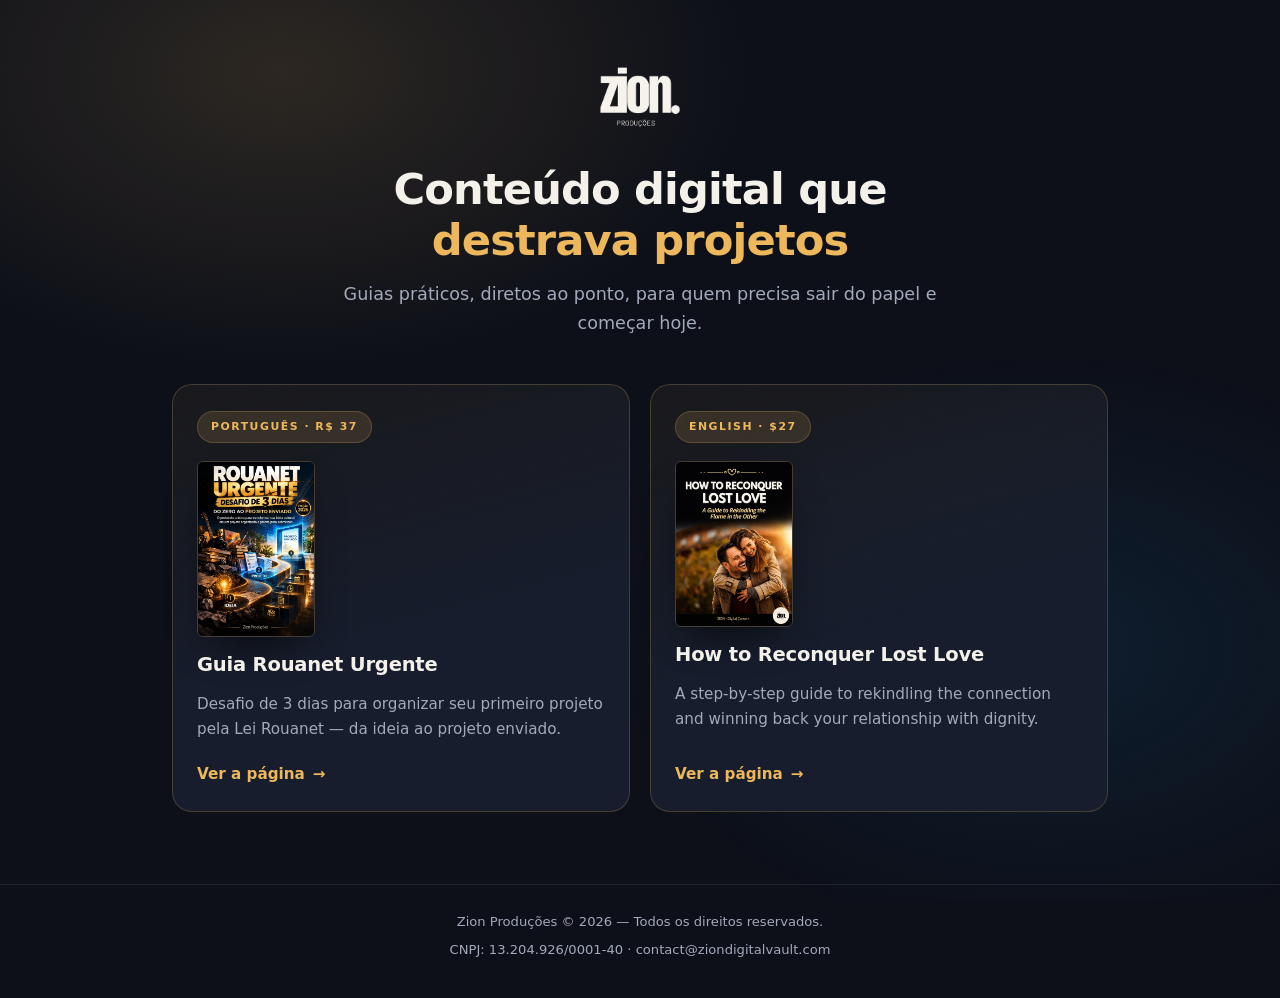
<file: index.html>
<!doctype html>
<html lang="pt-BR">
<head>
<meta charset="utf-8" />
<meta name="viewport" content="width=device-width, initial-scale=1" />
<meta name="theme-color" content="#0d1019" />
<title>Zion Produções — Conteúdo digital que destrava projetos</title>
<meta name="description" content="Zion Produções — guias digitais práticos. Conheça o Guia Rouanet Urgente e How to Reconquer Lost Love." />
<meta name="author" content="Zion Produções" />
<meta name="facebook-domain-verification" content="c9k3440ysk6604wak3x7fpgjenpcn8" />
<meta name="robots" content="index, follow" />
<link rel="canonical" href="https://ziondigitalvault.com/" />

<meta property="og:type" content="website" />
<meta property="og:site_name" content="Zion Produções" />
<meta property="og:url" content="https://ziondigitalvault.com/" />
<meta property="og:title" content="Zion Produções — Conteúdo digital que destrava projetos" />
<meta property="og:description" content="Guias digitais práticos para quem precisa sair do papel." />
<meta property="og:locale" content="pt_BR" />

<style>
  :root{
    --gold:#edb85c; --gold-strong:#c8913a; --gold-soft:rgba(237,184,92,.14);
    --gold-line:rgba(237,184,92,.22); --ink:#241803;
    --bg:#0d1019; --card:#171d2c; --line:rgba(255,255,255,.09);
    --text:#f3f1ea; --muted:#a2a9ba;
    --font:system-ui,-apple-system,'Segoe UI',Roboto,Helvetica,Arial,sans-serif;
  }
  *{ box-sizing:border-box; }
  body{
    margin:0; min-height:100vh; background:var(--bg); color:var(--text);
    font-family:var(--font); font-size:17px; line-height:1.65;
    -webkit-font-smoothing:antialiased;
    display:flex; flex-direction:column;
  }
  body::before{
    content:""; position:fixed; inset:0; z-index:0; pointer-events:none;
    background:
      radial-gradient(700px 440px at 22% 8%, var(--gold-soft), transparent 70%),
      radial-gradient(620px 420px at 82% 72%, rgba(30,128,196,.13), transparent 70%);
  }
  .wrap{ width:100%; max-width:980px; margin:0 auto; padding:0 22px; position:relative; z-index:1; }
  main{ flex:1; display:flex; align-items:center; padding:64px 0 72px; }
  img{ max-width:100%; display:block; }
  a{ color:inherit; text-decoration:none; }

  .logo{ height:66px; width:auto; margin:0 auto 34px; }
  .intro{ text-align:center; max-width:620px; margin:0 auto 46px; }
  h1{
    font-size:clamp(1.8rem,5vw,2.7rem); line-height:1.18; letter-spacing:-.02em;
    font-weight:800; margin:0 0 14px;
  }
  h1 span{ color:var(--gold); }
  .intro p{ color:var(--muted); margin:0; font-size:clamp(1rem,2.2vw,1.1rem); }

  .grid{ display:grid; gap:20px; grid-template-columns:1fr; }
  @media(min-width:760px){ .grid{ grid-template-columns:1fr 1fr; } }

  .card{
    display:flex; flex-direction:column; gap:14px;
    background:linear-gradient(165deg,rgba(237,184,92,.06),var(--card) 55%);
    border:1px solid var(--gold-line); border-radius:20px;
    padding:26px 24px 24px; text-decoration:none;
    transition:transform .25s ease, border-color .25s ease, box-shadow .25s ease;
  }
  .card:hover{
    transform:translateY(-5px); border-color:rgba(237,184,92,.45);
    box-shadow:0 22px 56px -18px rgba(237,184,92,.3);
  }
  .card:focus-visible{ outline:3px solid var(--gold); outline-offset:3px; }
  .card .tag{
    align-self:flex-start; font-size:.68rem; font-weight:700; letter-spacing:.14em;
    text-transform:uppercase; color:var(--gold); background:var(--gold-soft);
    border:1px solid var(--gold-line); border-radius:999px; padding:6px 13px;
  }
  .card .capa{
    width:118px; height:auto; border-radius:6px; border:1px solid var(--gold-line);
    box-shadow:0 18px 40px -16px rgba(0,0,0,.8); margin:4px 0 2px;
  }
  .card h2{ font-size:1.22rem; line-height:1.28; margin:0; font-weight:700; letter-spacing:-.01em; }
  .card p{ color:var(--muted); margin:0; font-size:.95rem; flex:1; }
  .card .go{
    display:inline-flex; align-items:center; gap:8px; margin-top:6px;
    color:var(--gold); font-weight:700; font-size:.95rem;
  }
  .card:hover .go{ gap:12px; }
  .card .go span{ transition:margin .25s ease; }

  footer{
    border-top:1px solid var(--line); padding:26px 0 32px;
    position:relative; z-index:1; text-align:center;
  }
  footer p{ margin:0 0 6px; font-size:.82rem; color:var(--muted); }
  footer a{ color:var(--muted); }
  footer a:hover{ color:var(--gold); }

  @media (prefers-reduced-motion:reduce){ *{ transition:none!important; } }
</style>
</head>
<body>

<main>
  <div class="wrap">
    <img class="logo" src="rouanet/assets/logo-zion.png" alt="Zion Produções" width="235" height="180" />

    <div class="intro">
      <h1>Conteúdo digital que <span>destrava projetos</span></h1>
      <p>Guias práticos, diretos ao ponto, para quem precisa sair do papel e começar hoje.</p>
    </div>

    <div class="grid">
      <a class="card" href="rouanet/">
        <span class="tag">Português · R$ 37</span>
        <img class="capa" src="rouanet/assets/capa.webp" alt="Capa do Guia Rouanet Urgente" width="860" height="1290" loading="lazy" />
        <h2>Guia Rouanet Urgente</h2>
        <p>Desafio de 3 dias para organizar seu primeiro projeto pela Lei Rouanet — da ideia ao projeto enviado.</p>
        <span class="go">Ver a página <span>→</span></span>
      </a>

      <a class="card" href="reconquer/">
        <span class="tag">English · $27</span>
        <img class="capa" src="reconquer/assets/cover.jpg" alt="Cover of How to Reconquer Lost Love" width="900" height="1274" loading="lazy" />
        <h2>How to Reconquer Lost Love</h2>
        <p>A step-by-step guide to rekindling the connection and winning back your relationship with dignity.</p>
        <span class="go">Ver a página <span>→</span></span>
      </a>
    </div>
  </div>
</main>

<footer>
  <div class="wrap">
    <p>Zion Produções © 2026 — Todos os direitos reservados.</p>
    <p>CNPJ: 13.204.926/0001-40 · <a href="mailto:contact@ziondigitalvault.com">contact@ziondigitalvault.com</a></p>
  </div>
</footer>

</body>
</html>
</file>
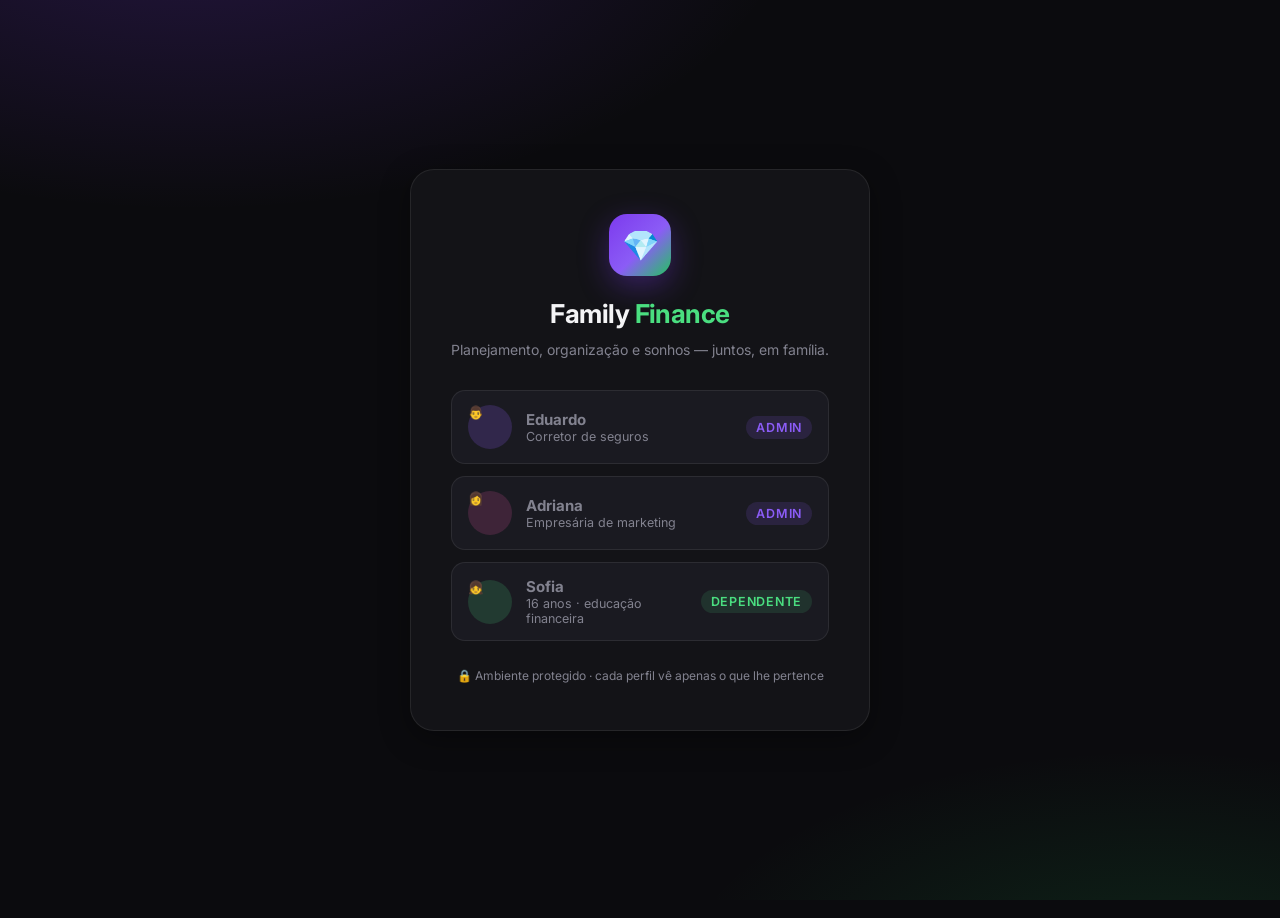
<file: family-finance/index.html>
<!DOCTYPE html>
<html lang="pt-BR" data-theme="dark">
<head>
  <meta charset="UTF-8">
  <meta name="viewport" content="width=device-width, initial-scale=1.0">
  <title>Family Finance — Gestão Financeira Familiar</title>
  <meta name="description" content="Plataforma premium de gestão financeira familiar: planejamento, organização, educação financeira e realização de sonhos.">
  <link rel="preconnect" href="https://fonts.googleapis.com">
  <link rel="preconnect" href="https://fonts.gstatic.com" crossorigin>
  <link href="https://fonts.googleapis.com/css2?family=Inter:wght@400;500;600;700;800&display=swap" rel="stylesheet">
  <link rel="stylesheet" href="css/styles.css">
  <link rel="icon" href="data:image/svg+xml,<svg xmlns='http://www.w3.org/2000/svg' viewBox='0 0 100 100'><text y='.9em' font-size='90'>💜</text></svg>">
</head>
<body>

  <!-- ===================== LOGIN ===================== -->
  <div class="login-screen" id="loginScreen">
    <div class="login-card">
      <div class="brand-mark">💎</div>
      <h1>Family <span class="accent">Finance</span></h1>
      <p class="login-sub">Planejamento, organização e sonhos — juntos, em família.</p>
      <div class="profile-list" id="profileList"></div>
      <p class="login-note">🔒 Ambiente protegido · cada perfil vê apenas o que lhe pertence</p>
    </div>
  </div>

  <!-- ===================== APP ===================== -->
  <div class="app-shell" id="appShell">

    <div class="mobile-topbar">
      <button class="icon-btn" id="menuToggle" style="flex:0 0 auto; padding:8px 12px;">☰</button>
      <strong id="mobileTitle">Family Finance</strong>
      <span></span>
    </div>

    <aside class="sidebar" id="sidebar">
      <div class="sidebar-brand">
        <div class="mini-mark">💎</div>
        <span>Family Finance</span>
      </div>
      <nav id="navContainer"></nav>
      <div class="sidebar-footer">
        <div class="user-chip" id="userChip"></div>
        <div class="sidebar-actions">
          <button class="icon-btn" id="themeToggle" title="Alternar tema">🌙 Tema</button>
          <button class="icon-btn" id="logoutBtn" title="Trocar de perfil">↩ Sair</button>
        </div>
      </div>
    </aside>

    <main class="main" id="mainContent">

      <!-- Dashboard (pais) -->
      <section class="page" id="page-dashboard">
        <div class="page-header">
          <div>
            <h2 id="dashGreeting">Bom dia 👋</h2>
            <p>Visão consolidada das finanças da família.</p>
          </div>
          <button class="btn btn-primary" data-open-modal="tx">+ Novo lançamento</button>
        </div>
        <div class="stat-grid" id="dashStats"></div>
        <div class="grid-2">
          <div class="panel">
            <div class="panel-title">
              <h3>Fluxo de caixa — últimos 6 meses</h3>
              <span class="hint">R$ mil</span>
            </div>
            <div class="chart-wrap" id="cashflowChart"></div>
          </div>
          <div class="panel">
            <div class="panel-title"><h3>Despesas por categoria</h3><span class="hint">mês atual</span></div>
            <div id="categoryDonut"></div>
          </div>
        </div>
        <div class="grid-2">
          <div class="panel">
            <div class="panel-title">
              <h3>Próximos vencimentos</h3>
              <button class="btn btn-ghost btn-sm" data-goto="lancamentos">Ver todos</button>
            </div>
            <div class="table-wrap" id="dueSoonList"></div>
          </div>
          <div class="panel">
            <div class="panel-title"><h3>✨ Assistente inteligente</h3></div>
            <div id="aiInsights"></div>
          </div>
        </div>
        <div class="panel">
          <div class="panel-title">
            <h3>Metas em andamento</h3>
            <button class="btn btn-ghost btn-sm" data-goto="visionboard">Vision Board</button>
          </div>
          <div class="vb-grid" id="dashGoals"></div>
        </div>
      </section>

      <!-- Lançamentos -->
      <section class="page" id="page-lancamentos">
        <div class="page-header">
          <div>
            <h2>Lançamentos</h2>
            <p>Receitas e despesas de toda a família, com identificação por proprietário.</p>
          </div>
          <button class="btn btn-primary" data-open-modal="tx">+ Novo lançamento</button>
        </div>
        <div class="filter-row" id="tagFilters"></div>
        <div class="panel">
          <div class="table-wrap" id="txTable"></div>
        </div>
      </section>

      <!-- Contas & Cartões -->
      <section class="page" id="page-contas">
        <div class="page-header">
          <div>
            <h2>Contas & Cartões</h2>
            <p>Saldos bancários e controle completo dos cartões da família.</p>
          </div>
        </div>
        <div class="grid-2-even">
          <div class="panel">
            <div class="panel-title"><h3>🏦 Contas bancárias</h3></div>
            <div id="accountsList"></div>
          </div>
          <div class="panel">
            <div class="panel-title"><h3>💳 Cartões de crédito</h3></div>
            <div id="cardsList"></div>
          </div>
        </div>
        <div class="panel">
          <div class="panel-title"><h3>📈 Investimentos</h3></div>
          <div class="table-wrap" id="investList"></div>
        </div>
      </section>

      <!-- Faturas -->
      <section class="page" id="page-faturas">
        <div class="page-header">
          <div>
            <h2>Faturas</h2>
            <p>Central de faturas da família — cartões, contas de consumo e boletos.</p>
          </div>
        </div>
        <div class="shared-banner">👨‍👩‍👧 <span><strong>Área compartilhada:</strong> pai e mãe visualizam e gerenciam todas as faturas enviadas aqui.</span></div>
        <div class="dropzone" id="invoiceDropzone">
          <span class="dz-icon">🧾</span>
          <strong>Arraste uma fatura aqui</strong> ou clique para selecionar
          <span class="dz-hint">PDF, JPG ou PNG · até 2 MB por arquivo</span>
          <input type="file" id="invoiceFileInput" accept=".pdf,.jpg,.jpeg,.png,.webp" hidden multiple>
        </div>
        <div class="filter-row" id="invoiceFilters"></div>
        <div class="doc-grid" id="invoiceGrid"></div>
      </section>

      <!-- Documentos -->
      <section class="page" id="page-documentos">
        <div class="page-header">
          <div>
            <h2>Documentos</h2>
            <p>Cofre digital da família — contratos, apólices, comprovantes e documentos importantes.</p>
          </div>
        </div>
        <div class="shared-banner">👨‍👩‍👧 <span><strong>Área compartilhada:</strong> todos os documentos ficam acessíveis para o pai e a mãe.</span></div>
        <div class="dropzone" id="docDropzone">
          <span class="dz-icon">📂</span>
          <strong>Arraste documentos aqui</strong> ou clique para selecionar
          <span class="dz-hint">PDF, imagens ou documentos · até 2 MB por arquivo</span>
          <input type="file" id="docFileInput" hidden multiple>
        </div>
        <div class="filter-row" id="docFilters"></div>
        <div class="doc-grid" id="docGrid"></div>
      </section>

      <!-- Calendário -->
      <section class="page" id="page-calendario">
        <div class="page-header">
          <div>
            <h2>Calendário financeiro</h2>
            <p>Vencimentos, recebimentos e compromissos — com as cores das tags.</p>
          </div>
        </div>
        <div class="panel">
          <div class="cal-header">
            <h3 id="calTitle"></h3>
            <div class="cal-nav">
              <button class="icon-btn" id="calPrev" style="flex:0 0 auto; padding:7px 13px;">←</button>
              <button class="icon-btn" id="calToday" style="flex:0 0 auto; padding:7px 13px;">Hoje</button>
              <button class="icon-btn" id="calNext" style="flex:0 0 auto; padding:7px 13px;">→</button>
            </div>
          </div>
          <div class="cal-grid" id="calGrid"></div>
          <div class="chart-legend" style="margin-top:14px;" id="calLegend"></div>
        </div>
      </section>

      <!-- Vision Board -->
      <section class="page" id="page-visionboard">
        <div class="vb-header">
          <span class="house">🏡</span>
          <h2 id="vbFamilyName">Família Oliveira</h2>
          <p>Nosso mural de sonhos — construído por todos, realizado juntos.</p>
        </div>
        <div class="page-header">
          <div class="filter-row" id="dreamFilters" style="margin:0;"></div>
          <button class="btn btn-green" data-open-modal="dream">+ Novo sonho</button>
        </div>
        <div class="vb-grid" id="dreamGrid"></div>
        <p class="vb-quote">“Grandes conquistas começam com <strong>pequenos passos</strong>.”</p>
      </section>

      <!-- Painel da filha -->
      <section class="page" id="page-painel-filha">
        <div class="page-header">
          <div>
            <h2 id="filhaGreeting">Oi! 🌟</h2>
            <p>Seu espaço para aprender, poupar e conquistar seus sonhos.</p>
          </div>
        </div>
        <div class="grid-2-even">
          <div class="piggy-card">
            <div class="label" style="font-size:12px; font-weight:600; text-transform:uppercase; letter-spacing:0.06em; color:var(--text-3);">🐷 Meu cofrinho</div>
            <div class="value" id="piggyValue">R$ 0,00</div>
            <div style="display:flex; gap:10px;">
              <button class="btn btn-green btn-sm" id="piggyDeposit">+ Guardar dinheiro</button>
            </div>
          </div>
          <div class="panel">
            <div class="panel-title"><h3>🎯 Minhas metas</h3><button class="btn btn-ghost btn-sm" id="addPersonalGoal">+ Meta</button></div>
            <div id="personalGoals"></div>
          </div>
        </div>
        <div class="grid-2-even">
          <div class="panel">
            <div class="panel-title"><h3>🚀 Missões da semana</h3></div>
            <div id="missionList"></div>
          </div>
          <div class="panel">
            <div class="panel-title"><h3>🏅 Minhas conquistas</h3></div>
            <div class="badge-row" id="badgeRow"></div>
          </div>
        </div>
      </section>

      <!-- Educação financeira -->
      <section class="page" id="page-educacao">
        <div class="page-header">
          <div>
            <h2>Educação financeira</h2>
            <p>Aprenda brincando: quiz, simulador e conteúdos para o seu futuro.</p>
          </div>
        </div>
        <div class="grid-2-even">
          <div class="panel">
            <div class="panel-title"><h3>🧠 Quiz do dinheiro</h3></div>
            <div id="quizBox"></div>
          </div>
          <div class="panel">
            <div class="panel-title"><h3>🧮 Simulador de poupança</h3></div>
            <div class="form-grid">
              <div class="form-field">
                <label>Quanto vou guardar por mês (R$)</label>
                <input type="number" id="simMonthly" value="50" min="1">
              </div>
              <div class="form-field">
                <label>Por quantos meses</label>
                <input type="number" id="simMonths" value="12" min="1">
              </div>
            </div>
            <div class="stat-card" style="margin-top:14px;">
              <div class="label">Você teria guardado</div>
              <div class="value green" id="simResult">R$ 600,00</div>
              <div class="delta" id="simHint"></div>
            </div>
          </div>
        </div>
        <div class="panel">
          <div class="panel-title"><h3>📚 Aprenda mais</h3></div>
          <div id="articleList"></div>
        </div>
      </section>

    </main>
  </div>

  <!-- ===================== MODAIS ===================== -->

  <!-- Novo lançamento -->
  <div class="modal-overlay" id="modal-tx">
    <div class="modal">
      <h3 id="txModalTitle">Novo lançamento</h3>
      <form id="txForm" class="form-grid">
        <div class="form-field">
          <label>Tipo</label>
          <select name="type"><option value="despesa">Despesa</option><option value="receita">Receita</option></select>
        </div>
        <div class="form-field">
          <label>Proprietário</label>
          <select name="owner"><option value="familia">👨‍👩‍👧 Família</option><option value="pai">👨 Pai</option><option value="mae">👩 Mãe</option></select>
        </div>
        <div class="form-field full">
          <label>Descrição</label>
          <input name="desc" required placeholder="Ex.: Supermercado, Salário, Escola...">
        </div>
        <div class="form-field">
          <label>Valor (R$)</label>
          <input name="valor" type="number" step="0.01" min="0.01" required>
        </div>
        <div class="form-field">
          <label>Vencimento / data</label>
          <input name="vencimento" type="date" required>
        </div>
        <div class="form-field">
          <label>Categoria</label>
          <select name="categoria" id="txCategorySelect"></select>
        </div>
        <div class="form-field">
          <label>Recorrente?</label>
          <select name="recorrente"><option value="nao">Não</option><option value="sim">Sim (mensal)</option></select>
        </div>
        <div class="modal-actions form-field full">
          <button type="button" class="btn btn-ghost" data-close-modal>Cancelar</button>
          <button type="submit" class="btn btn-primary">Salvar</button>
        </div>
      </form>
    </div>
  </div>

  <!-- Novo sonho -->
  <div class="modal-overlay" id="modal-dream">
    <div class="modal">
      <h3 id="dreamModalTitle">Novo sonho</h3>
      <form id="dreamForm" class="form-grid">
        <div class="form-field full">
          <label>Título do sonho</label>
          <input name="titulo" required placeholder="Ex.: Viagem para a Disney">
        </div>
        <div class="form-field full">
          <label>Descrição</label>
          <input name="descricao" placeholder="Por que esse sonho é importante?">
        </div>
        <div class="form-field">
          <label>Categoria</label>
          <select name="categoria" id="dreamCatSelect">
            <option value="familia">🏠 Família</option>
            <option value="pai">👨 Pai</option>
            <option value="mae">👩 Mãe</option>
            <option value="filha">👧 Filha</option>
          </select>
        </div>
        <div class="form-field">
          <label>Emoji do sonho</label>
          <input name="emoji" placeholder="✈️" maxlength="4">
        </div>
        <div class="form-field">
          <label>Valor da meta (R$)</label>
          <input name="valorMeta" type="number" step="0.01" min="1" required>
        </div>
        <div class="form-field">
          <label>Já economizado (R$)</label>
          <input name="valorEconomizado" type="number" step="0.01" min="0" value="0">
        </div>
        <div class="form-field">
          <label>Prazo</label>
          <input name="prazo" type="date">
        </div>
        <div class="form-field">
          <label>Prioridade</label>
          <select name="prioridade"><option value="alta">Alta</option><option value="media" selected>Média</option><option value="baixa">Baixa</option></select>
        </div>
        <div class="modal-actions form-field full">
          <button type="button" class="btn btn-ghost" data-close-modal>Cancelar</button>
          <button type="submit" class="btn btn-green">Salvar sonho</button>
        </div>
      </form>
    </div>
  </div>

  <!-- Detalhes do upload de documento -->
  <div class="modal-overlay" id="modal-docmeta">
    <div class="modal">
      <h3 id="docMetaTitle">Enviar documento</h3>
      <form id="docMetaForm" class="form-grid">
        <div class="form-field full">
          <label>Arquivo</label>
          <input id="docMetaFile" disabled>
        </div>
        <div class="form-field full">
          <label>Nome do documento</label>
          <input name="nome" required>
        </div>
        <div class="form-field full" id="docMetaCatField">
          <label>Categoria</label>
          <select name="categoria" id="docMetaCat"></select>
        </div>
        <div class="form-field" id="invMetaOrigem" style="display:none;">
          <label>Origem</label>
          <select name="origem"></select>
        </div>
        <div class="form-field" id="invMetaValor" style="display:none;">
          <label>Valor (R$)</label>
          <input name="valor" type="number" step="0.01" min="0">
        </div>
        <div class="form-field" id="invMetaComp" style="display:none;">
          <label>Competência</label>
          <input name="competencia" type="month">
        </div>
        <div class="form-field" id="invMetaVenc" style="display:none;">
          <label>Vencimento</label>
          <input name="vencimento" type="date">
        </div>
        <div class="form-field full">
          <label>Observações (opcional)</label>
          <input name="descricao" placeholder="Ex.: renovação anual, 2ª via...">
        </div>
        <div class="modal-actions form-field full">
          <button type="button" class="btn btn-ghost" data-close-modal>Cancelar</button>
          <button type="submit" class="btn btn-primary">Salvar</button>
        </div>
      </form>
    </div>
  </div>

  <div class="toast" id="toast"></div>
  <div class="chart-tooltip" id="chartTooltip"></div>

  <script src="js/app.js"></script>
</body>
</html>
</file>
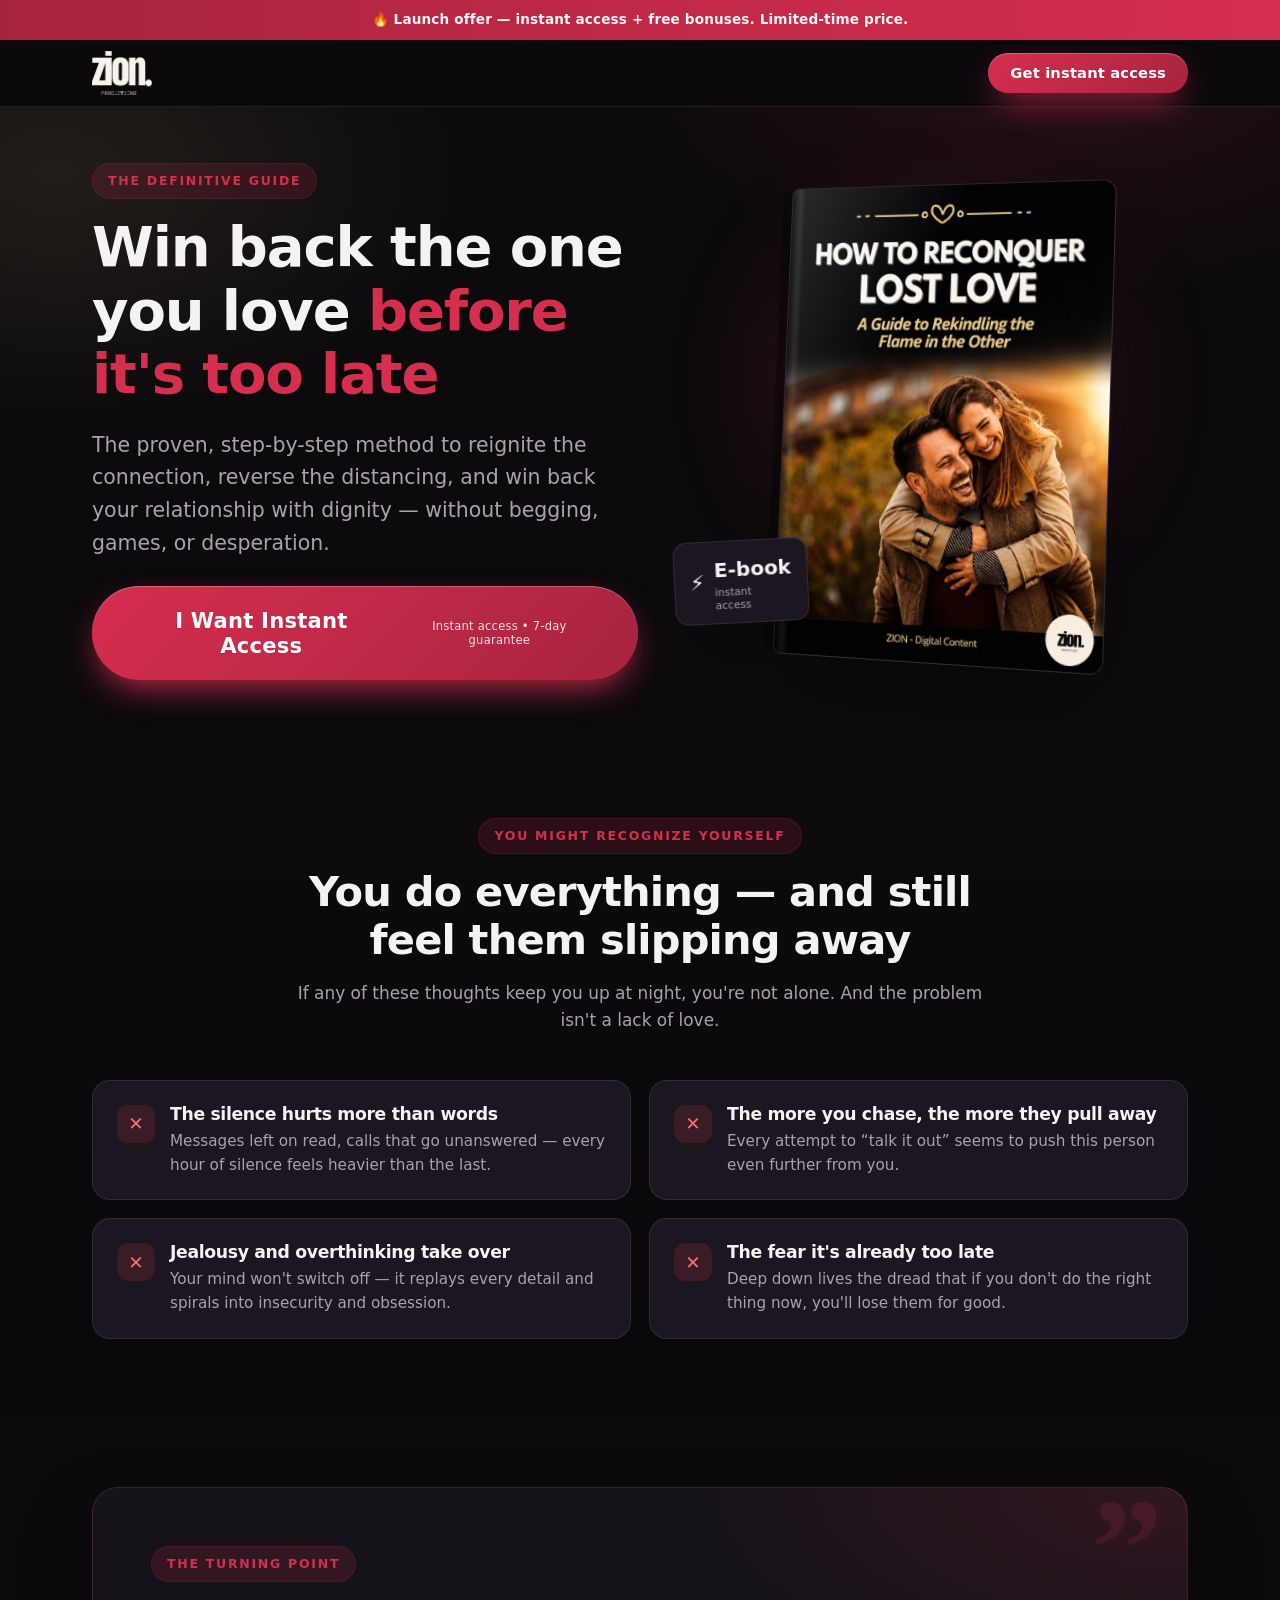
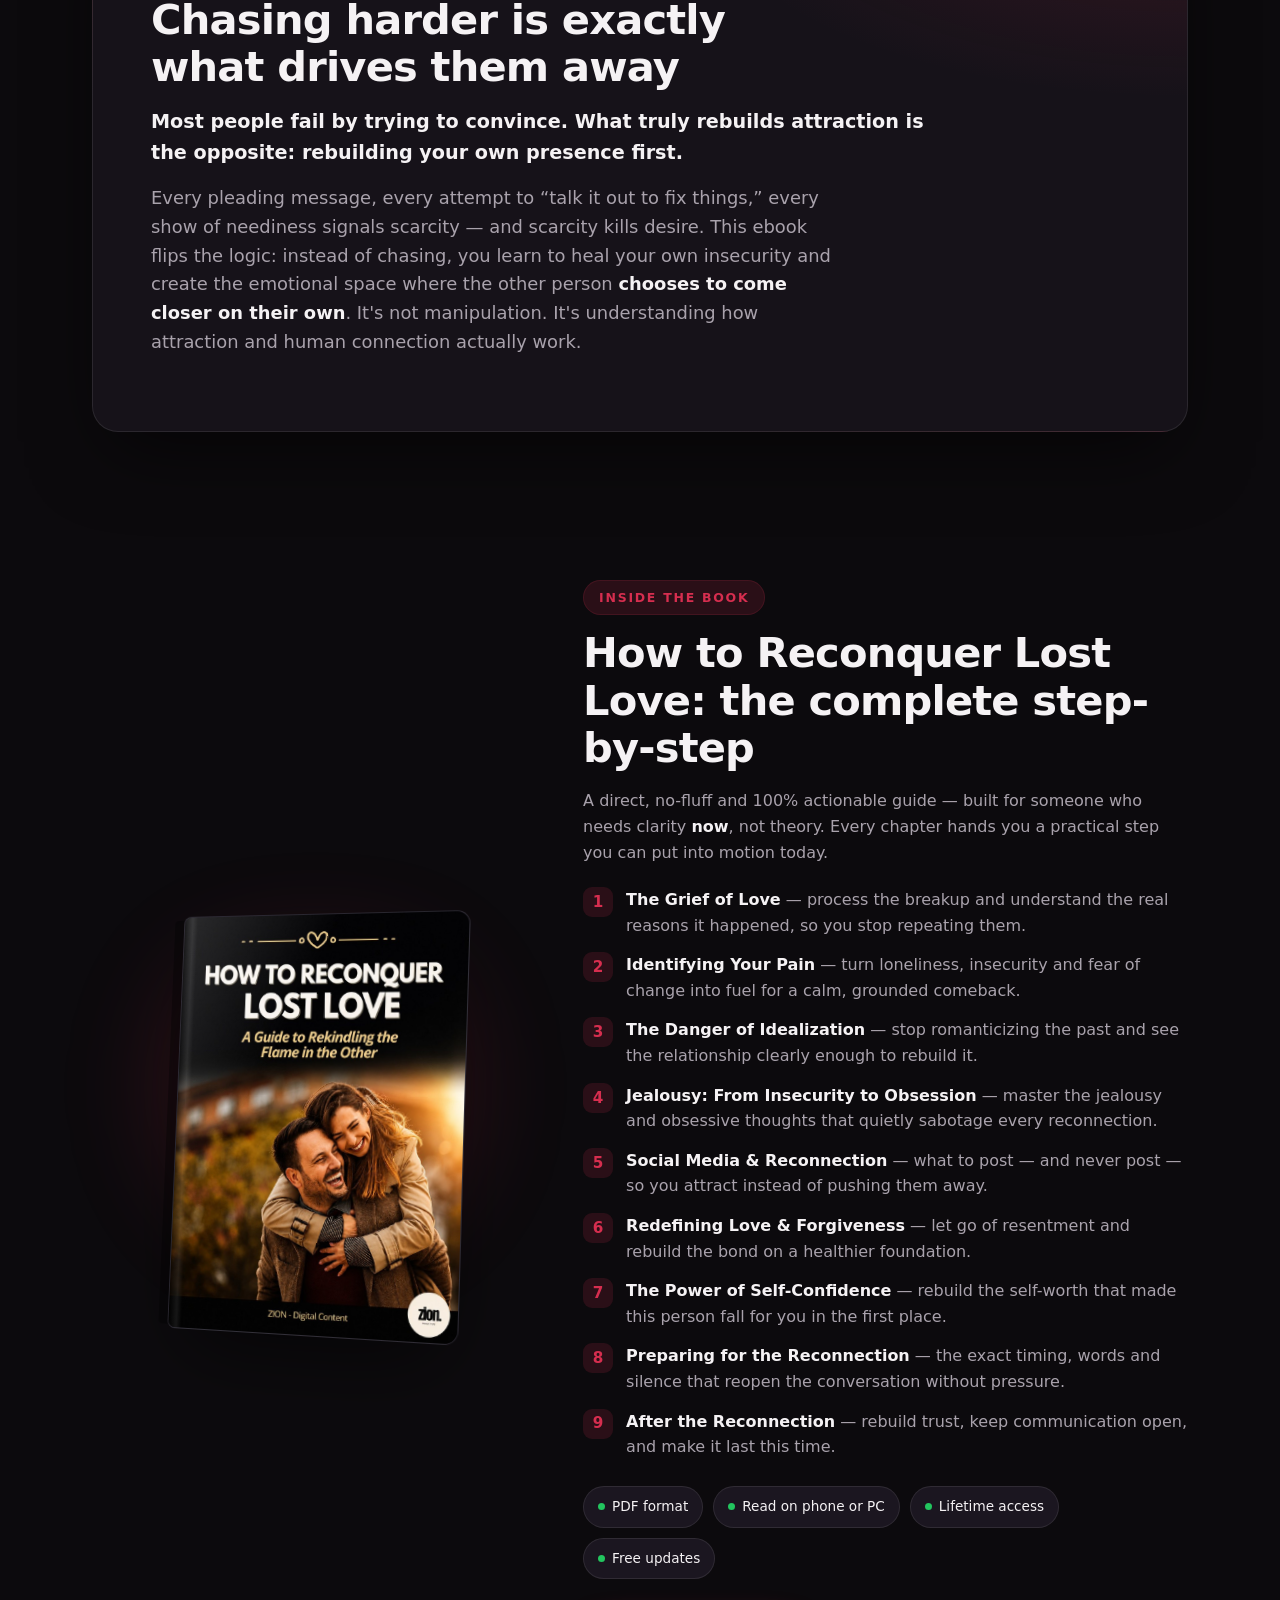
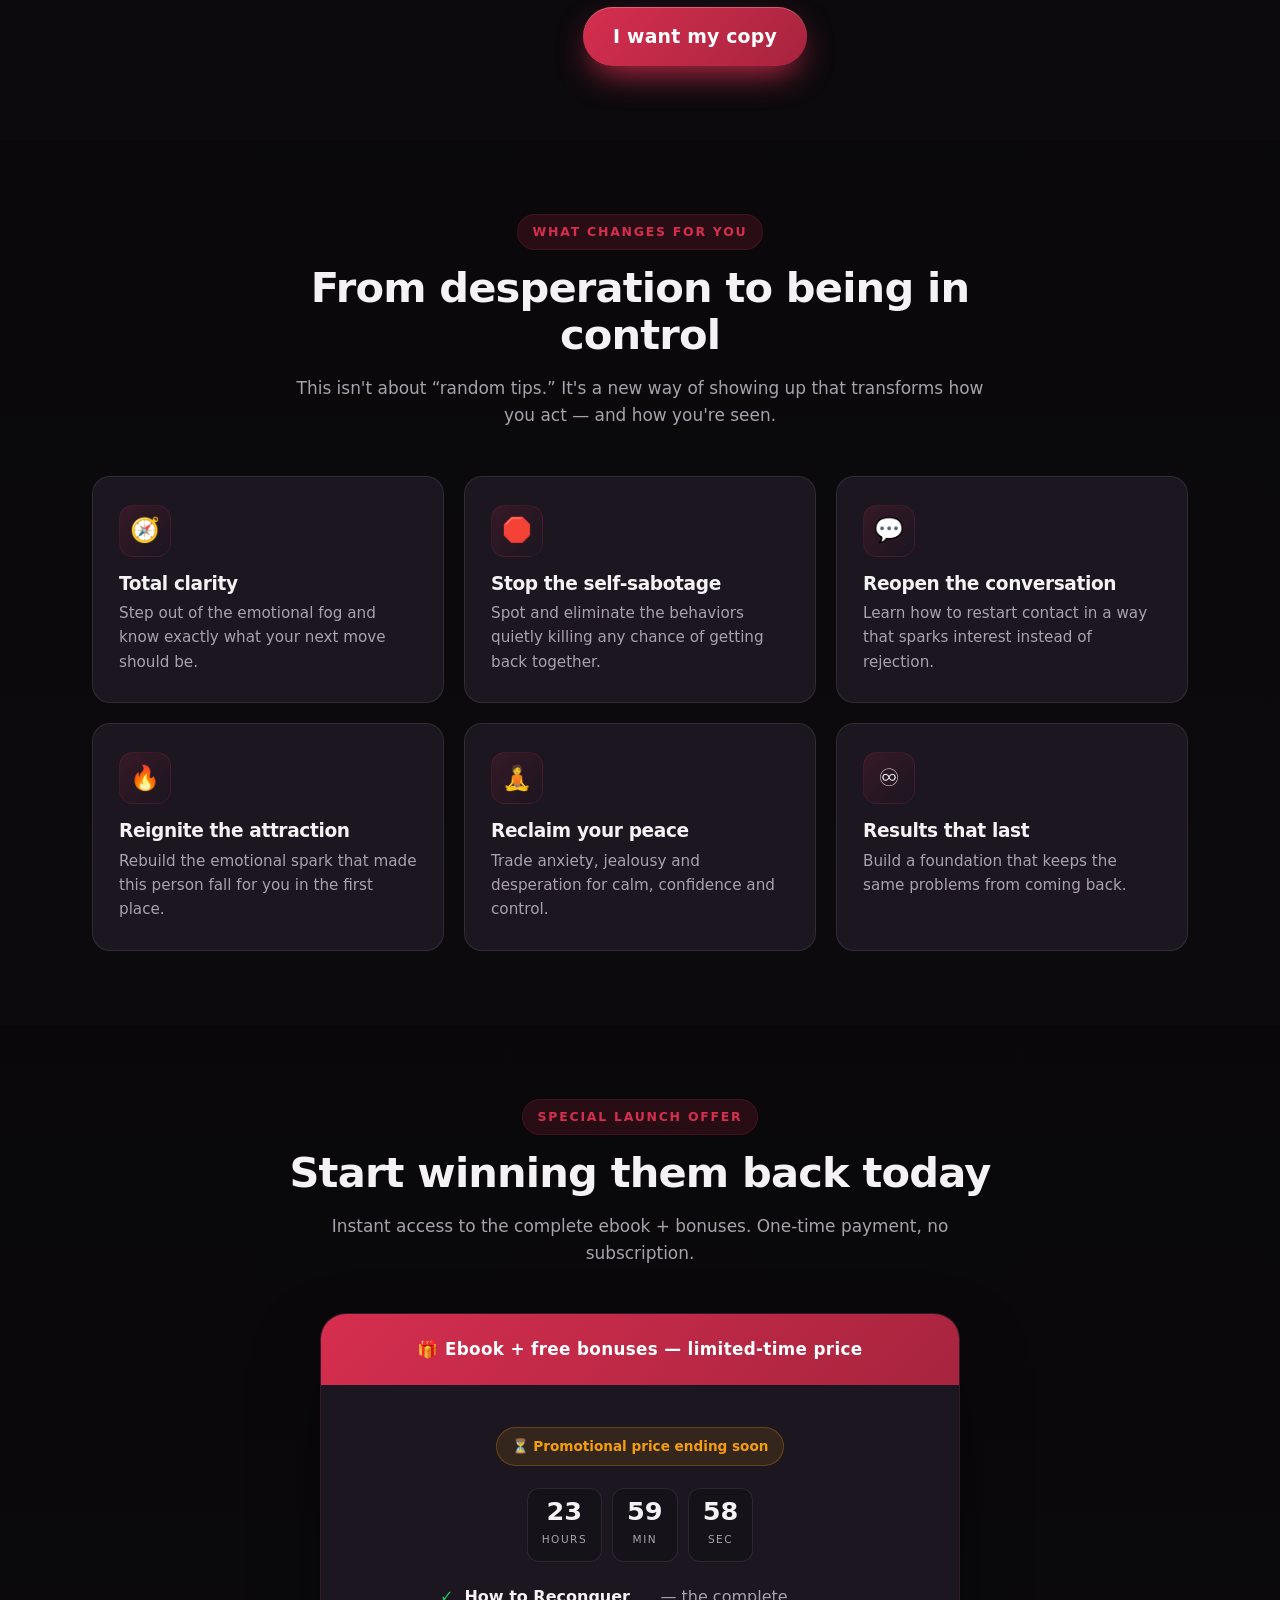
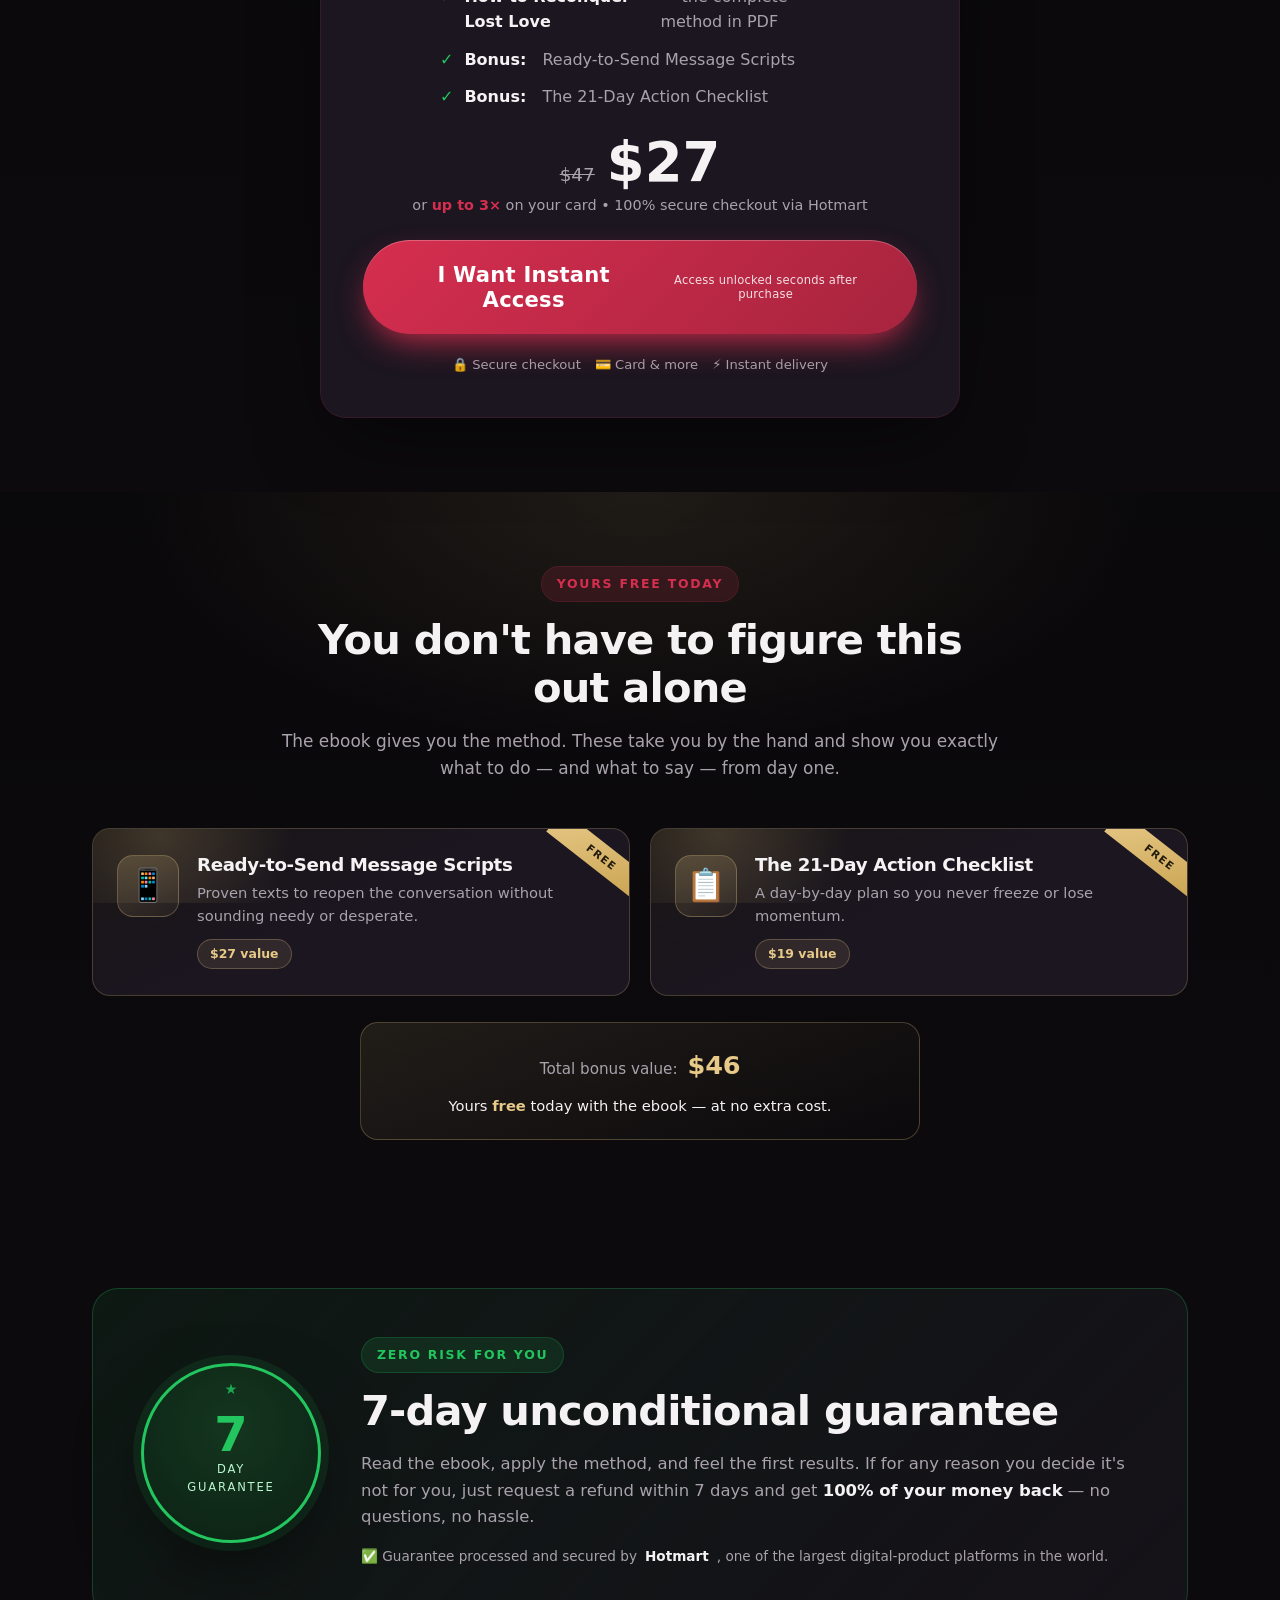
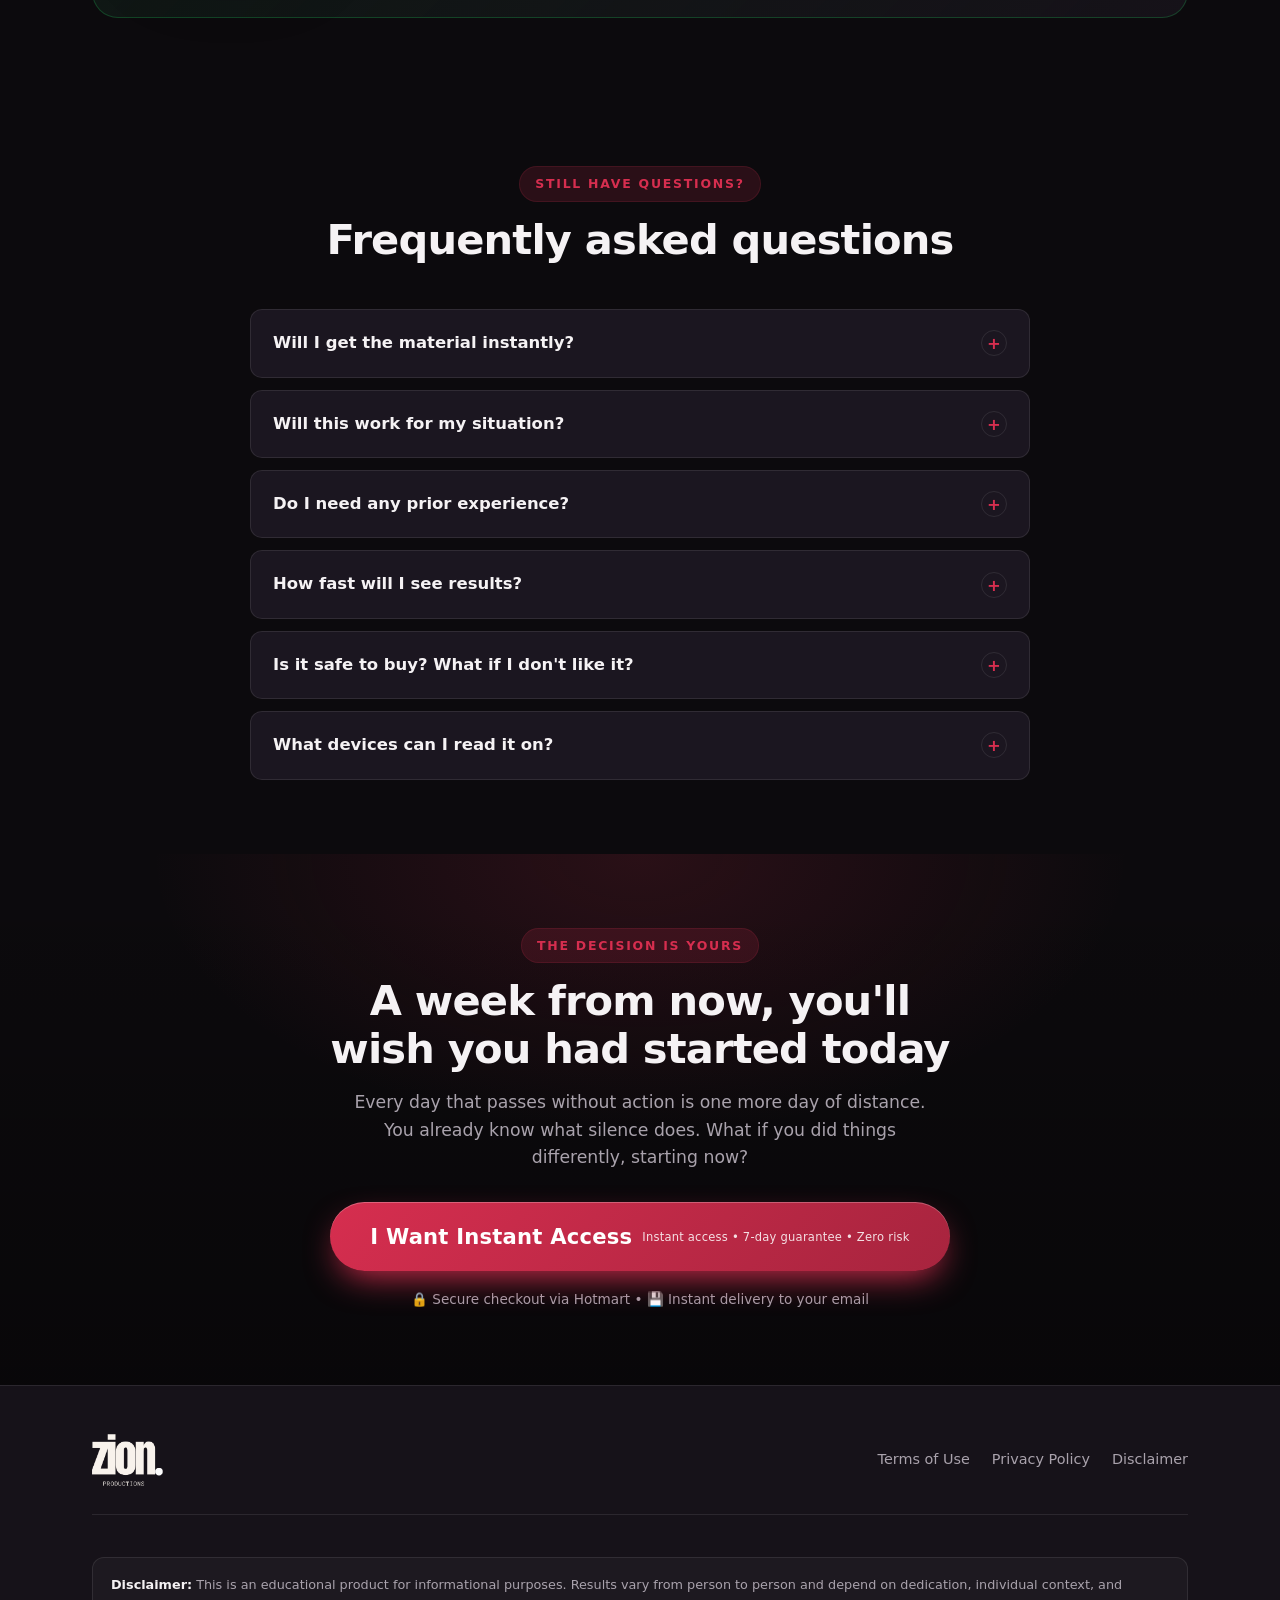
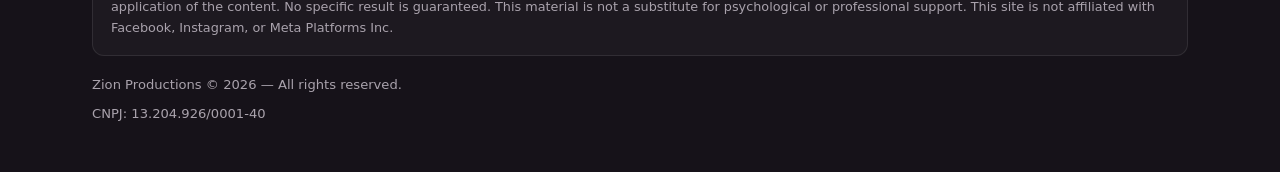
<file: reconquer/index.html>
<!doctype html>
<html lang="en">
<head>
<meta charset="utf-8" />
<meta name="viewport" content="width=device-width, initial-scale=1" />
<meta name="theme-color" content="#0c0a0d" />
<title>How to Reconquer Lost Love — Win Back the One You Love | Zion Productions</title>
<meta name="description" content="The step-by-step method to reignite the connection, reverse the distancing, and win back your relationship with dignity — no begging, games, or desperation. Instant e-book download. 7-day guarantee." />
<meta name="author" content="Zion Productions" />
<meta name="facebook-domain-verification" content="c9k3440ysk6604wak3x7fpgjenpcn8" />
<meta name="robots" content="index, follow, max-image-preview:large, max-snippet:-1" />

<!-- Live domain (Cloudflare). Update these absolute URLs if the domain ever changes. -->
<link rel="canonical" href="https://ziondigitalvault.com/reconquer/" />

<!-- Open Graph / social -->
<meta property="og:type" content="website" />
<meta property="og:site_name" content="Zion Productions" />
<meta property="og:url" content="https://ziondigitalvault.com/reconquer/" />
<meta property="og:title" content="How to Reconquer Lost Love — Win back the one you love before it's too late" />
<meta property="og:description" content="The proven step-by-step method to rekindle the flame and win back your relationship with dignity. Digital e-book, instant access, 7-day unconditional guarantee." />
<meta property="og:image" content="https://ziondigitalvault.com/reconquer/assets/cover.jpg" />
<meta property="og:image:width" content="900" />
<meta property="og:image:height" content="1274" />
<meta property="og:image:alt" content="Cover of the ebook How to Reconquer Lost Love" />
<meta property="og:locale" content="en_US" />

<!-- Twitter Card -->
<meta name="twitter:card" content="summary_large_image" />
<meta name="twitter:title" content="How to Reconquer Lost Love — Win back the one you love before it's too late" />
<meta name="twitter:description" content="The proven step-by-step method to rekindle the flame and win back your relationship with dignity. Instant access. 7-day guarantee." />
<meta name="twitter:image" content="https://ziondigitalvault.com/reconquer/assets/cover.jpg" />

<!-- Performance: fetch the hero cover (LCP image) as early as possible -->
<link rel="preload" as="image" href="assets/cover.jpg" fetchpriority="high" />

<style>
  /* ============================================================
     PREMIUM LANDING PAGE TEMPLATE — ZION PRODUCTIONS
     Config-driven. Edit the CONFIG object in the <script> at the end.
     ============================================================ */

  :root{
    --primary: #d62e4f;          /* injected via JS from CONFIG.cor_primaria */
    --primary-strong: #a81f3c;
    --primary-soft: rgba(214,46,79,.14);
    --gold: #e7c988;             /* accent that harmonizes with the cover */
    --bg: #0c0a0d;
    --bg-elev: #161219;
    --bg-card: #1b1620;
    --line: rgba(255,255,255,.09);
    --text: #f5f2f4;
    --muted: #a9a2ac;
    --white: #ffffff;
    --success: #22c55e;
    --warn: #f59e0b;
    --radius: 18px;
    --radius-sm: 12px;
    --shadow-lg: 0 30px 80px -20px rgba(0,0,0,.65);
    --shadow-glow: 0 20px 60px -12px var(--primary-soft);
    --maxw: 1140px;
    --font: 'Inter', system-ui, -apple-system, 'Segoe UI', Roboto, Helvetica, Arial, sans-serif;
    --font-display: 'Poppins', var(--font);
  }

  *{ box-sizing:border-box; }
  html{ scroll-behavior:smooth; }
  body{
    margin:0; background:var(--bg); color:var(--text);
    font-family:var(--font); line-height:1.6;
    -webkit-font-smoothing:antialiased; text-rendering:optimizeLegibility;
    overflow-x:hidden;
  }
  img{ max-width:100%; display:block; }
  a{ color:inherit; text-decoration:none; }
  h1,h2,h3{ font-family:var(--font-display); line-height:1.14; margin:0 0 .4em; font-weight:800; letter-spacing:-.02em; }
  h1{ font-size:clamp(2rem, 5.2vw, 3.5rem); }
  h2{ font-size:clamp(1.6rem, 3.6vw, 2.6rem); }
  h3{ font-size:clamp(1.15rem, 2vw, 1.5rem); }
  p{ margin:0 0 1rem; color:var(--muted); }
  strong{ color:var(--text); }
  .wrap{ width:100%; max-width:var(--maxw); margin:0 auto; padding:0 22px; }
  section{ position:relative; }

  /* ---------- Buttons ---------- */
  .btn{
    --pad-y:18px; --pad-x:30px;
    display:inline-flex; align-items:center; justify-content:center; gap:10px;
    background:linear-gradient(135deg, var(--primary), var(--primary-strong));
    color:var(--white); font-family:var(--font-display); font-weight:700;
    font-size:clamp(1rem,1.6vw,1.18rem); letter-spacing:.01em;
    padding:var(--pad-y) var(--pad-x); border:none; border-radius:999px;
    cursor:pointer; text-align:center; line-height:1.2;
    box-shadow:0 14px 34px -10px var(--primary), inset 0 1px 0 rgba(255,255,255,.25);
    transition:transform .18s ease, box-shadow .18s ease, filter .18s ease;
    position:relative; overflow:hidden; max-width:100%;
  }
  .btn::after{
    content:""; position:absolute; inset:0;
    background:linear-gradient(120deg, transparent 30%, rgba(255,255,255,.35) 50%, transparent 70%);
    transform:translateX(-120%); transition:transform .7s ease;
  }
  .btn:hover{ transform:translateY(-3px); box-shadow:0 22px 48px -12px var(--primary), inset 0 1px 0 rgba(255,255,255,.3); }
  .btn:hover::after{ transform:translateX(120%); }
  .btn:active{ transform:translateY(-1px) scale(.99); }
  .btn--lg{ --pad-y:22px; --pad-x:40px; font-size:clamp(1.05rem,1.8vw,1.32rem); }
  .btn--block{ display:flex; width:100%; }
  .btn__sub{ display:block; font-size:.72rem; font-weight:500; opacity:.85; letter-spacing:.02em; margin-top:2px; }
  .btn-pulse{ animation:pulse 2.4s ease-in-out infinite; }
  @keyframes pulse{
    0%,100%{ box-shadow:0 14px 34px -10px var(--primary), 0 0 0 0 var(--primary-soft); }
    50%{ box-shadow:0 14px 34px -10px var(--primary), 0 0 0 16px transparent; }
  }

  .eyebrow{
    display:inline-flex; align-items:center; gap:8px;
    font-family:var(--font-display); font-weight:600; font-size:.78rem;
    letter-spacing:.14em; text-transform:uppercase; color:var(--primary);
    background:var(--primary-soft); padding:7px 15px; border-radius:999px;
    border:1px solid var(--primary-soft);
  }
  .center{ text-align:center; }
  .reveal{ opacity:0; transform:translateY(26px); transition:opacity .7s ease, transform .7s ease; }
  .reveal.in{ opacity:1; transform:none; }

  /* ---------- Top announcement bar ---------- */
  .topbar{
    background:linear-gradient(90deg, var(--primary-strong), var(--primary));
    color:#fff; font-size:.85rem; font-weight:600; text-align:center;
    padding:9px 16px; letter-spacing:.01em; position:relative; z-index:20;
  }
  .topbar span{ opacity:.95; }
  .topbar b{ color:#fff; }

  /* ---------- Header ---------- */
  .site-header{
    position:sticky; top:0; z-index:30;
    backdrop-filter:blur(12px); background:rgba(12,10,13,.72);
    border-bottom:1px solid var(--line);
  }
  .site-header .wrap{ display:flex; align-items:center; justify-content:space-between; height:66px; }
  .brand{ display:flex; align-items:center; gap:11px; font-family:var(--font-display); font-weight:800; letter-spacing:-.01em; }
  .brand .mark{
    width:34px; height:34px; border-radius:9px; flex:0 0 auto;
    background:linear-gradient(135deg, var(--primary), var(--primary-strong));
    display:grid; place-items:center; color:#fff; font-size:1.05rem;
    box-shadow:0 8px 20px -6px var(--primary);
  }
  .brand .name{ font-size:1.05rem; }
  .brand .name small{ display:block; font-size:.62rem; font-weight:500; letter-spacing:.22em; color:var(--muted); text-transform:uppercase; }
  .brand-logo{ height:44px; width:auto; display:block; }
  .site-footer .brand-logo{ height:52px; }
  .site-header .btn{ --pad-y:11px; --pad-x:22px; font-size:.92rem; }
  .header-cta-hide{ display:none; }
  @media(min-width:720px){ .header-cta-hide{ display:inline-flex; } }

  /* ---------- Hero ---------- */
  .hero{ padding:56px 0 64px; overflow:hidden; }
  .hero::before{
    content:""; position:absolute; inset:-20% -10% auto -10%; height:640px; z-index:0;
    background:
      radial-gradient(650px 380px at 78% 8%, var(--primary-soft), transparent 70%),
      radial-gradient(600px 360px at 12% 30%, rgba(231,201,136,.10), transparent 70%);
    pointer-events:none;
  }
  .hero .wrap{ position:relative; z-index:1; }
  .hero-grid{ display:grid; grid-template-columns:1fr; gap:44px; align-items:center; }
  @media(min-width:960px){ .hero-grid{ grid-template-columns:1.05fr .95fr; gap:56px; } }
  .hero h1 .hl{ color:var(--primary); }
  .hero .sub{ font-size:clamp(1.05rem,1.8vw,1.28rem); color:var(--muted); max-width:44ch; }
  .hero .sub strong{ color:var(--text); }
  .hero-actions{ display:flex; flex-direction:column; gap:14px; margin-top:26px; }
  @media(min-width:520px){ .hero-actions{ flex-direction:row; align-items:center; flex-wrap:wrap; } }
  .trust-row{ display:flex; align-items:center; gap:16px; margin-top:26px; flex-wrap:wrap; }
  .stars{ color:#ffb703; letter-spacing:2px; font-size:1.05rem; }
  .trust-row .who{ font-size:.86rem; color:var(--muted); }
  .trust-row .who b{ color:var(--text); }
  .avatars{ display:flex; }
  .avatars i{
    width:34px; height:34px; border-radius:50%; margin-left:-10px; display:block;
    border:2px solid var(--bg); background:linear-gradient(135deg,#3a3340,#565062);
  }
  .avatars i:first-child{ margin-left:0; }

  /* Ebook cover / mockup */
  .cover-stage{ position:relative; display:grid; place-items:center; perspective:1400px; }
  .cover-glow{
    position:absolute; inset:8% 12%; z-index:0; filter:blur(50px);
    background:radial-gradient(circle at 50% 40%, var(--primary), transparent 68%);
    opacity:.5;
  }
  .ebook{
    position:relative; z-index:1; width:min(340px, 78%);
    border-radius:8px 14px 14px 8px; overflow:hidden;
    box-shadow:var(--shadow-lg), -14px 0 0 -4px rgba(0,0,0,.35);
    transform:rotateY(-16deg) rotateX(4deg) rotateZ(1deg);
    transition:transform .6s cubic-bezier(.2,.7,.2,1);
    background:linear-gradient(135deg, #23202a, #14111a);
    border:1px solid rgba(255,255,255,.08);
    aspect-ratio:1000/1414;
  }
  .cover-stage:hover .ebook{ transform:rotateY(-8deg) rotateX(2deg); }
  .ebook::before{ /* spine highlight */
    content:""; position:absolute; left:0; top:0; bottom:0; width:14px; z-index:3;
    background:linear-gradient(90deg, rgba(0,0,0,.38), rgba(255,255,255,.08) 60%, transparent);
  }
  .ebook::after{ /* page glare */
    content:""; position:absolute; inset:0; z-index:2; pointer-events:none;
    background:linear-gradient(115deg, rgba(255,255,255,.16) 0%, transparent 34%);
  }
  .ebook img{ width:100%; height:100%; object-fit:cover; }

  /* Built-in cover (faithful recreation of the printed cover) */
  .ebook .fallback{
    position:absolute; inset:0; display:flex; flex-direction:column; justify-content:space-between;
    text-align:center;
    background:
      radial-gradient(130% 85% at 78% 72%, rgba(231,201,136,.55), rgba(214,120,60,.20) 34%, transparent 60%),
      linear-gradient(180deg, #0a090c 0%, #171015 52%, #050505 100%);
  }
  .ebook .fb-head{ padding:26px 20px 0; }
  .ebook .fb-orn{
    color:var(--gold); letter-spacing:.35em; font-size:.85rem; margin-bottom:16px; opacity:.9;
  }
  .ebook .fb-title{
    font-family:var(--font-display); font-weight:800; color:#fff; text-transform:uppercase;
    font-size:clamp(1.25rem,6.6vw,1.7rem); line-height:1.04; letter-spacing:.005em; margin:0;
    text-shadow:0 2px 14px rgba(0,0,0,.55);
  }
  .ebook .fb-title span{ display:block; }
  .ebook .fb-sub{
    font-family:var(--font-display); color:var(--gold); font-style:italic; font-weight:600;
    font-size:clamp(.82rem,3.4vw,1rem); line-height:1.25; margin:.7rem auto 0; max-width:22ch;
  }
  .ebook .fb-foot{
    background:#000; color:var(--gold); padding:13px 12px; font-family:var(--font-display);
    font-weight:600; font-size:.72rem; letter-spacing:.06em;
    display:flex; align-items:center; justify-content:center; gap:8px;
  }
  .ebook .fb-foot .fb-badge{
    width:26px; height:26px; border-radius:50%; border:1px solid rgba(231,201,136,.5);
    display:grid; place-items:center; font-size:.62rem; font-weight:800; color:#fff; letter-spacing:0;
  }
  .cover-badge{
    position:absolute; z-index:4; right:-5%; top:1%;
    background:var(--bg-card); border:1px solid var(--line);
    border-radius:14px; padding:12px 15px; box-shadow:var(--shadow-lg);
    display:flex; align-items:center; gap:10px; transform:rotate(3deg);
  }
  .cover-badge .n{ font-family:var(--font-display); font-weight:800; font-size:1.25rem; color:var(--text); }
  .cover-badge .l{ font-size:.66rem; color:var(--muted); line-height:1.2; }
  .cover-badge .ic{ font-size:1.3rem; }
  .cover-badge.bl{ right:auto; left:-4%; top:auto; bottom:8%; transform:rotate(-3deg); }
  /* On small screens the floating badges would clip at the viewport edge — hide them; the cover carries the message. */
  @media(max-width:600px){ .cover-badge{ display:none; } }

  /* ---------- Generic section spacing ---------- */
  .sec{ padding:74px 0; }
  .sec--tight{ padding:52px 0; }
  .sec-head{ max-width:720px; margin:0 auto 46px; text-align:center; }
  .sec-head p{ font-size:1.06rem; }

  /* ---------- Pain section ---------- */
  .pain{ background:linear-gradient(180deg, transparent, rgba(0,0,0,.25)); }
  .pain-grid{ display:grid; gap:18px; grid-template-columns:1fr; }
  @media(min-width:640px){ .pain-grid{ grid-template-columns:1fr 1fr; } }
  .pain-card{
    background:var(--bg-card); border:1px solid var(--line); border-radius:var(--radius);
    padding:24px 24px 22px; display:flex; gap:15px; align-items:flex-start;
  }
  .pain-card .x{
    flex:0 0 auto; width:38px; height:38px; border-radius:11px; display:grid; place-items:center;
    background:rgba(239,68,68,.14); color:#f87171; font-size:1.15rem; font-weight:800;
  }
  .pain-card h3{ font-size:1.08rem; margin-bottom:4px; }
  .pain-card p{ margin:0; font-size:.95rem; }

  /* ---------- Insight / pattern break ---------- */
  .insight-box{
    background:
      radial-gradient(700px 300px at 100% 0%, var(--primary-soft), transparent 70%),
      var(--bg-elev);
    border:1px solid var(--line); border-radius:26px; padding:clamp(30px,5vw,58px);
    box-shadow:var(--shadow-lg); position:relative; overflow:hidden;
  }
  .insight-box .quote-mark{
    position:absolute; top:-10px; right:24px; font-family:Georgia,serif;
    font-size:9rem; line-height:1; color:var(--primary-soft); font-weight:700; pointer-events:none;
  }
  .insight-box h2{ max-width:20ch; }
  .insight-box p{ font-size:1.12rem; max-width:60ch; }
  .insight-box .lead{ color:var(--text); font-weight:600; font-size:1.2rem; }

  /* ---------- Ebook presentation ---------- */
  .present-grid{ display:grid; grid-template-columns:1fr; gap:44px; align-items:center; }
  @media(min-width:900px){ .present-grid{ grid-template-columns:.85fr 1.15fr; } }
  .present-list{ list-style:none; padding:0; margin:22px 0 0; display:grid; gap:14px; }
  .present-list li{ display:flex; gap:13px; align-items:flex-start; }
  .present-list .ic{
    flex:0 0 auto; width:30px; height:30px; border-radius:9px; display:grid; place-items:center;
    background:var(--primary-soft); color:var(--primary); font-weight:800; font-size:.95rem;
  }
  .present-list li span{ color:var(--muted); }
  .present-list li b{ color:var(--text); }
  .meta-chips{ display:flex; flex-wrap:wrap; gap:10px; margin-top:26px; }
  .chip{
    display:inline-flex; align-items:center; gap:7px; font-size:.85rem; color:var(--text);
    background:var(--bg-card); border:1px solid var(--line); padding:9px 14px; border-radius:999px;
  }
  .chip .d{ width:7px; height:7px; border-radius:50%; background:var(--success); }

  /* ---------- Benefits ---------- */
  .benefits-grid{ display:grid; gap:20px; grid-template-columns:1fr; }
  @media(min-width:640px){ .benefits-grid{ grid-template-columns:1fr 1fr; } }
  @media(min-width:980px){ .benefits-grid{ grid-template-columns:repeat(3,1fr); } }
  .benefit{
    background:var(--bg-card); border:1px solid var(--line); border-radius:var(--radius);
    padding:28px 26px; transition:transform .25s ease, border-color .25s ease, box-shadow .25s ease;
  }
  .benefit:hover{ transform:translateY(-5px); border-color:var(--primary-soft); box-shadow:var(--shadow-glow); }
  .benefit .ic{
    width:52px; height:52px; border-radius:14px; display:grid; place-items:center; font-size:1.5rem;
    background:linear-gradient(135deg, var(--primary-soft), transparent);
    border:1px solid var(--primary-soft); margin-bottom:16px;
  }
  .benefit h3{ font-size:1.16rem; }
  .benefit p{ margin:0; font-size:.95rem; }

  /* ---------- Offer ---------- */
  .offer{ background:linear-gradient(180deg, rgba(0,0,0,.28), transparent); }
  .offer-card{
    max-width:640px; margin:0 auto; background:var(--bg-card);
    border:1px solid var(--primary-soft); border-radius:26px; overflow:hidden;
    box-shadow:var(--shadow-lg);
  }
  .offer-card .top{
    background:linear-gradient(135deg, var(--primary), var(--primary-strong));
    color:#fff; text-align:center; padding:22px; font-family:var(--font-display); font-weight:700;
    letter-spacing:.02em; font-size:1.05rem;
  }
  .offer-card .body{ padding:clamp(26px,4vw,42px); text-align:center; }
  .offer-includes{ list-style:none; padding:0; margin:0 auto 26px; max-width:400px; text-align:left; display:grid; gap:12px; }
  .offer-includes li{ display:flex; gap:11px; align-items:flex-start; color:var(--muted); }
  .offer-includes li::before{ content:"✓"; color:var(--success); font-weight:800; flex:0 0 auto; }
  .offer-includes li b{ color:var(--text); }
  .price{ display:flex; align-items:baseline; justify-content:center; gap:12px; margin:6px 0 4px; flex-wrap:wrap; }
  .price .old{ color:var(--muted); text-decoration:line-through; font-size:1.15rem; }
  .price .now{ font-family:var(--font-display); font-weight:800; font-size:clamp(2.4rem,6vw,3.4rem); color:var(--text); line-height:1; }
  .price .now .cents{ font-size:1.4rem; vertical-align:top; }
  .price-note{ font-size:.9rem; color:var(--muted); margin-bottom:22px; }
  .price-note b{ color:var(--primary); }
  .scarcity{
    display:inline-flex; align-items:center; gap:8px; margin-bottom:18px;
    background:rgba(245,158,11,.12); color:var(--warn); border:1px solid rgba(245,158,11,.25);
    padding:8px 15px; border-radius:999px; font-size:.85rem; font-weight:600;
  }
  .pay-badges{ display:flex; align-items:center; justify-content:center; gap:14px; margin-top:20px; flex-wrap:wrap; color:var(--muted); font-size:.82rem; }
  .pay-badges .b{ display:flex; align-items:center; gap:6px; }

  /* countdown */
  .countdown{ display:flex; gap:10px; justify-content:center; margin:4px 0 22px; }
  .countdown .u{ background:var(--bg-elev); border:1px solid var(--line); border-radius:12px; padding:10px 14px; min-width:64px; }
  .countdown .u b{ font-family:var(--font-display); font-size:1.6rem; display:block; color:var(--text); line-height:1; }
  .countdown .u span{ font-size:.66rem; letter-spacing:.14em; text-transform:uppercase; color:var(--muted); }

  /* ---------- Bonus ---------- */
  /* The most "generous" moment of the page: warm gold ambience, lifted cards, value stack. */
  .bonus-section{
    background:
      radial-gradient(760px 380px at 50% 0%, rgba(231,201,136,.10), transparent 68%),
      linear-gradient(180deg, rgba(0,0,0,.24), transparent);
  }
  .bonus-grid{ display:grid; gap:20px; grid-template-columns:1fr; }
  @media(min-width:720px){ .bonus-grid{ grid-template-columns:1fr 1fr; } }
  .bonus{
    display:flex; gap:18px; align-items:flex-start;
    background:linear-gradient(155deg, rgba(231,201,136,.07), var(--bg-card) 46%);
    border:1px solid rgba(231,201,136,.22); border-radius:var(--radius); padding:26px 24px;
    position:relative; overflow:hidden;
    transition:transform .25s ease, border-color .25s ease, box-shadow .25s ease;
  }
  .bonus::before{ /* soft glow rising from the card's top-left */
    content:""; position:absolute; inset:-40% 55% 55% -20%; pointer-events:none;
    background:radial-gradient(circle, rgba(231,201,136,.18), transparent 70%);
  }
  .bonus:hover{
    transform:translateY(-5px); border-color:rgba(231,201,136,.45);
    box-shadow:0 22px 50px -18px rgba(231,201,136,.28);
  }
  .bonus > *{ position:relative; z-index:1; }
  .bonus .tag{
    position:absolute; top:15px; right:-32px; transform:rotate(38deg); z-index:2;
    background:linear-gradient(135deg, var(--gold), #c9a24f); color:#231b0c;
    font-size:.66rem; font-weight:800; letter-spacing:.12em;
    padding:5px 42px; text-transform:uppercase;
  }
  .bonus .ic{
    flex:0 0 auto; font-size:2rem; width:62px; height:62px; border-radius:16px;
    display:grid; place-items:center;
    background:linear-gradient(145deg, rgba(231,201,136,.20), rgba(231,201,136,.05));
    border:1px solid rgba(231,201,136,.28);
  }
  .bonus h3{ font-size:1.14rem; margin-bottom:5px; }
  .bonus p{ margin:0; font-size:.92rem; }
  .bonus .val{
    display:inline-block; margin-top:11px; font-size:.78rem; font-weight:700;
    color:var(--gold); background:rgba(231,201,136,.10);
    border:1px solid rgba(231,201,136,.28); border-radius:999px; padding:4px 12px;
  }
  /* Value stack — the "you pay far less than it's worth" moment */
  .bonus-total{
    margin:26px auto 0; max-width:560px; text-align:center;
    background:linear-gradient(160deg, rgba(231,201,136,.10), transparent);
    border:1px solid rgba(231,201,136,.26); border-radius:var(--radius);
    padding:22px 24px;
  }
  .bonus-total .row{
    display:flex; align-items:baseline; justify-content:center; gap:10px; flex-wrap:wrap;
    font-family:var(--font-display);
  }
  .bonus-total .lbl{ color:var(--muted); font-size:.95rem; }
  .bonus-total .amt{ color:var(--gold); font-weight:800; font-size:1.6rem; letter-spacing:-.01em; }
  .bonus-total .note{ margin:8px 0 0; font-size:.92rem; color:var(--text); }
  .bonus-total .note b{ color:var(--gold); }

  /* ---------- Testimonials ---------- */
  .tst-grid{ display:grid; gap:20px; grid-template-columns:1fr; }
  @media(min-width:720px){ .tst-grid{ grid-template-columns:1fr 1fr; } }
  @media(min-width:1000px){ .tst-grid{ grid-template-columns:repeat(3,1fr); } }
  .tst{
    background:var(--bg-card); border:1px solid var(--line); border-radius:var(--radius); padding:26px;
    display:flex; flex-direction:column; gap:14px;
  }
  .tst .stars{ font-size:.95rem; }
  .tst p{ margin:0; color:var(--text); font-size:.98rem; }
  .tst .who{ display:flex; align-items:center; gap:12px; margin-top:auto; }
  .tst .who i{ width:44px; height:44px; border-radius:50%; background:linear-gradient(135deg,var(--primary),var(--primary-strong)); display:grid; place-items:center; color:#fff; font-family:var(--font-display); font-weight:800; }
  .tst .who .nm{ font-weight:700; font-size:.92rem; }
  .tst .who .rl{ font-size:.8rem; color:var(--muted); }
  .verified{ font-size:.72rem; color:var(--success); display:inline-flex; align-items:center; gap:4px; }

  /* ---------- Guarantee ---------- */
  .guarantee-box{
    display:grid; grid-template-columns:1fr; gap:30px; align-items:center;
    background:linear-gradient(135deg, rgba(34,197,94,.08), var(--bg-elev));
    border:1px solid rgba(34,197,94,.25); border-radius:26px; padding:clamp(28px,4vw,48px);
  }
  @media(min-width:760px){ .guarantee-box{ grid-template-columns:180px 1fr; gap:40px; } }
  .seal{
    width:180px; max-width:52vw; margin:0 auto; aspect-ratio:1; border-radius:50%;
    background:radial-gradient(circle at 50% 35%, #14361f, #0c2114);
    border:3px solid var(--success); display:grid; place-items:center; text-align:center;
    box-shadow:0 0 0 8px rgba(34,197,94,.10), var(--shadow-lg); position:relative;
  }
  .seal .big{ font-family:var(--font-display); font-weight:800; font-size:3rem; color:var(--success); line-height:1; }
  .seal .sm{ font-size:.72rem; letter-spacing:.16em; text-transform:uppercase; color:#bbf7d0; margin-top:2px; }
  .seal::before{ content:"★"; position:absolute; top:12px; color:var(--success); font-size:.9rem; opacity:.8; }
  .guarantee-box h2{ color:var(--text); }
  .guarantee-box p{ font-size:1.03rem; margin-bottom:0; }
  .guarantee-box .hotmart{ display:inline-flex; align-items:center; gap:8px; margin-top:16px; font-size:.85rem; color:var(--muted); }
  .guarantee-box .hotmart b{ color:var(--text); }

  /* ---------- FAQ ---------- */
  .faq-list{ max-width:780px; margin:0 auto; display:grid; gap:12px; }
  .faq-item{ background:var(--bg-card); border:1px solid var(--line); border-radius:var(--radius-sm); overflow:hidden; transition:border-color .2s ease; }
  .faq-item[open]{ border-color:var(--primary-soft); }
  .faq-item summary{
    list-style:none; cursor:pointer; padding:20px 22px; display:flex; align-items:center; justify-content:space-between; gap:16px;
    font-family:var(--font-display); font-weight:600; font-size:1.03rem; color:var(--text);
  }
  .faq-item summary::-webkit-details-marker{ display:none; }
  .faq-item summary .plus{ flex:0 0 auto; width:26px; height:26px; border-radius:50%; border:1px solid var(--line); display:grid; place-items:center; transition:transform .25s ease, background .25s ease; color:var(--primary); font-weight:700; }
  .faq-item[open] summary .plus{ transform:rotate(45deg); background:var(--primary-soft); }
  .faq-item .ans{ padding:0 22px 20px; }
  .faq-item .ans p{ margin:0; }

  /* ---------- Final CTA ---------- */
  .final{
    text-align:center;
    background:
      radial-gradient(700px 400px at 50% 0%, var(--primary-soft), transparent 70%),
      linear-gradient(180deg, transparent, rgba(0,0,0,.3));
  }
  .final h2{ max-width:22ch; margin-left:auto; margin-right:auto; }
  .final p{ max-width:52ch; margin-left:auto; margin-right:auto; font-size:1.08rem; }
  .final .btn{ margin-top:14px; }
  .final .micro{ margin-top:18px; font-size:.85rem; color:var(--muted); }

  /* ---------- Footer ---------- */
  .site-footer{ border-top:1px solid var(--line); padding:48px 0 40px; background:var(--bg-elev); }
  .footer-top{ display:flex; flex-direction:column; gap:26px; align-items:flex-start; justify-content:space-between; }
  @media(min-width:760px){ .footer-top{ flex-direction:row; align-items:center; } }
  .footer-links{ display:flex; gap:22px; flex-wrap:wrap; font-size:.9rem; }
  .footer-links a{ color:var(--muted); transition:color .2s ease; }
  .footer-links a:hover{ color:var(--text); }
  .footer-meta{ margin-top:28px; padding-top:24px; border-top:1px solid var(--line); font-size:.82rem; color:var(--muted); }
  .footer-meta p{ margin:0 0 8px; font-size:.82rem; }
  .disclaimer{ background:rgba(255,255,255,.03); border:1px solid var(--line); border-radius:12px; padding:16px 18px; margin-top:18px; font-size:.8rem; color:var(--muted); line-height:1.7; }
  .disclaimer b{ color:var(--text); }

  /* ---------- Sticky mobile CTA ---------- */
  .sticky-cta{
    position:fixed; left:0; right:0; bottom:0; z-index:40; padding:12px 16px calc(12px + env(safe-area-inset-bottom));
    background:rgba(12,10,13,.9); backdrop-filter:blur(12px); border-top:1px solid var(--line);
    transform:translateY(120%); transition:transform .35s ease;
  }
  .sticky-cta.show{ transform:translateY(0); }
  .sticky-cta .wrap{ display:flex; align-items:center; gap:14px; justify-content:space-between; }
  .sticky-cta .price-sm{ line-height:1.1; }
  .sticky-cta .price-sm b{ font-family:var(--font-display); font-size:1.25rem; color:var(--text); }
  .sticky-cta .price-sm span{ display:block; font-size:.72rem; color:var(--muted); }
  .sticky-cta .btn{ --pad-y:14px; --pad-x:24px; font-size:.98rem; white-space:nowrap; }
  @media(min-width:720px){ .sticky-cta{ display:none; } }

  @media (prefers-reduced-motion: reduce){
    *{ animation:none !important; scroll-behavior:auto !important; }
    .reveal{ opacity:1; transform:none; }
  }
</style>
</head>
<body>

  <!-- ===== Announcement bar ===== -->
  <div class="topbar" id="topbar">
    <span>🔥 Launch offer — <b>instant access</b> + free bonuses. Limited-time price.</span>
  </div>

  <!-- ===== Header ===== -->
  <header class="site-header">
    <div class="wrap">
      <a class="brand" href="#top" aria-label="Zion Productions">
        <img class="brand-logo" src="assets/logo.png" alt="Zion Productions" width="242" height="177" decoding="async" />
      </a>
      <a href="https://pay.hotmart.com/W97667477Y" class="btn header-cta-hide" data-cta>Get instant access</a>
    </div>
  </header>

  <main id="top">

    <!-- ===== HERO ===== -->
    <section class="hero">
      <div class="wrap">
        <div class="hero-grid">
          <div class="hero-copy reveal">
            <span class="eyebrow" id="hero-eyebrow">The definitive guide</span>
            <h1 id="hero-title" style="margin-top:16px;">
              Win back the one you love — <span class="hl">before it's too late</span>
            </h1>
            <p class="sub" id="hero-sub">
              The proven, step-by-step method to reignite the connection, reverse the distancing,
              and win back your relationship <strong>with dignity</strong> — without begging,
              games, or desperation.
            </p>

            <div class="hero-actions">
              <a href="https://pay.hotmart.com/W97667477Y" class="btn btn--lg btn-pulse" data-cta id="hero-cta">
                I Want Instant Access
                <span class="btn__sub">Instant access • 7-day guarantee</span>
              </a>
            </div>
          </div>

          <div class="cover-stage reveal">
            <div class="cover-glow"></div>
            <div class="ebook" id="ebook-cover">
              <!-- If CONFIG.capa has a URL, an <img> is injected here. Otherwise the built-in cover below is shown. -->
              <div class="fallback" id="ebook-fallback">
                <div class="fb-head">
                  <div class="fb-orn">— ·· ♥ ·· —</div>
                  <h3 class="fb-title">How to Reconquer <span>Lost Love</span></h3>
                  <p class="fb-sub">A Guide to Rekindling the Flame in the Other</p>
                </div>
                <div class="fb-foot"><span class="fb-badge">zion</span> ZION — Digital Content</div>
              </div>
            </div>
            <div class="cover-badge bl">
              <span class="ic">⚡</span>
              <div><div class="n">E-book</div><div class="l">instant<br>access</div></div>
            </div>
          </div>
        </div>
      </div>
    </section>

    <!-- ===== 1. EMOTIONAL PAIN ===== -->
    <section class="sec pain">
      <div class="wrap">
        <div class="sec-head reveal">
          <span class="eyebrow">You might recognize yourself</span>
          <h2 style="margin-top:14px;">You do everything — and still feel them slipping away</h2>
          <p>If any of these thoughts keep you up at night, you're not alone. And the problem isn't a lack of love.</p>
        </div>
        <div class="pain-grid" id="pain-grid">
          <!-- injected via JS -->
        </div>
      </div>
    </section>

    <!-- ===== 2. INSIGHT / PATTERN BREAK ===== -->
    <section class="sec insight">
      <div class="wrap">
        <div class="insight-box reveal">
          <span class="quote-mark" aria-hidden="true">”</span>
          <span class="eyebrow">The turning point</span>
          <h2 style="margin-top:14px;">Chasing harder is exactly what drives them away</h2>
          <p class="lead">Most people fail by trying to <strong>convince</strong>. What truly rebuilds attraction is the opposite: rebuilding your own presence first.</p>
          <p>Every pleading message, every attempt to “talk it out to fix things,” every show of neediness signals scarcity — and scarcity kills desire. This ebook flips the logic: instead of chasing, you learn to heal your own insecurity and create the emotional space where the other person <strong>chooses to come closer on their own</strong>. It's not manipulation. It's understanding how attraction and human connection actually work.</p>
        </div>
      </div>
    </section>

    <!-- ===== 3. EBOOK PRESENTATION ===== -->
    <section class="sec">
      <div class="wrap">
        <div class="present-grid">
          <div class="cover-stage reveal">
            <div class="cover-glow"></div>
            <div class="ebook" id="ebook-cover-2" style="width:min(300px,86%);">
              <div class="fallback">
                <div class="fb-head">
                  <div class="fb-orn">— ·· ♥ ·· —</div>
                  <h3 class="fb-title">How to Reconquer <span>Lost Love</span></h3>
                  <p class="fb-sub">A Guide to Rekindling the Flame in the Other</p>
                </div>
                <div class="fb-foot"><span class="fb-badge">zion</span> ZION — Digital Content</div>
              </div>
            </div>
          </div>
          <div class="reveal">
            <span class="eyebrow">Inside the book</span>
            <h2 style="margin-top:14px;" id="present-title">How to Reconquer Lost Love: the complete step-by-step</h2>
            <p>A direct, no-fluff and 100% actionable guide — built for someone who needs clarity <strong>now</strong>, not theory. Every chapter hands you a practical step you can put into motion today.</p>
            <ul class="present-list" id="present-list">
              <!-- injected via JS -->
            </ul>
            <div class="meta-chips">
              <span class="chip"><span class="d"></span> PDF format</span>
              <span class="chip"><span class="d"></span> Read on phone or PC</span>
              <span class="chip"><span class="d"></span> Lifetime access</span>
              <span class="chip"><span class="d"></span> Free updates</span>
            </div>
            <div style="margin-top:28px;">
              <a href="https://pay.hotmart.com/W97667477Y" class="btn" data-cta>I want my copy</a>
            </div>
          </div>
        </div>
      </div>
    </section>

    <!-- ===== 4. BENEFITS ===== -->
    <section class="sec" style="background:linear-gradient(180deg, rgba(0,0,0,.22), transparent);">
      <div class="wrap">
        <div class="sec-head reveal">
          <span class="eyebrow">What changes for you</span>
          <h2 style="margin-top:14px;">From desperation to being in control</h2>
          <p>This isn't about “random tips.” It's a new way of showing up that transforms how you act — and how you're seen.</p>
        </div>
        <div class="benefits-grid" id="benefits-grid">
          <!-- injected via JS -->
        </div>
      </div>
    </section>

    <!-- ===== 5. OFFER ===== -->
    <section class="sec offer" id="offer">
      <div class="wrap">
        <div class="sec-head reveal">
          <span class="eyebrow">Special launch offer</span>
          <h2 style="margin-top:14px;">Start winning them back today</h2>
          <p>Instant access to the complete ebook + bonuses. One-time payment, no subscription.</p>
        </div>

        <div class="offer-card reveal">
          <div class="top">🎁 Ebook + free bonuses — limited-time price</div>
          <div class="body">
            <div class="scarcity">⏳ Promotional price ending soon</div>

            <div class="countdown" id="countdown" aria-hidden="true">
              <div class="u"><b id="cd-h">00</b><span>hours</span></div>
              <div class="u"><b id="cd-m">00</b><span>min</span></div>
              <div class="u"><b id="cd-s">00</b><span>sec</span></div>
            </div>

            <ul class="offer-includes" id="offer-includes">
              <li><b>How to Reconquer Lost Love</b> — the complete method in PDF</li>
              <!-- bonuses injected via JS -->
            </ul>

            <div class="price">
              <span class="old">$47</span>
              <span class="now">$27</span>
            </div>
            <div class="price-note">or <b>up to 3×</b> on your card • 100% secure checkout via Hotmart</div>

            <a href="https://pay.hotmart.com/W97667477Y" class="btn btn--lg btn--block btn-pulse" data-checkout id="offer-cta">
              I Want Instant Access
              <span class="btn__sub">Access unlocked seconds after purchase</span>
            </a>

            <div class="pay-badges">
              <span class="b">🔒 Secure checkout</span>
              <span class="b">💳 Card & more</span>
              <span class="b">⚡ Instant delivery</span>
            </div>
          </div>
        </div>
      </div>
    </section>

    <!-- ===== BONUS ===== -->
    <section class="sec bonus-section" id="bonus-section">
      <div class="wrap">
        <div class="sec-head reveal">
          <span class="eyebrow">Yours free today</span>
          <h2 style="margin-top:14px;">You don't have to figure this out alone</h2>
          <p>The ebook gives you the method. These take you by the hand and show you exactly what to do — and what to say — from day one.</p>
        </div>
        <div class="bonus-grid" id="bonus-grid">
          <!-- injected via JS -->
        </div>
        <div class="bonus-total reveal" id="bonus-total">
          <!-- injected via JS -->
        </div>
      </div>
    </section>

    <!-- ===== 7. GUARANTEE ===== -->
    <section class="sec guarantee">
      <div class="wrap">
        <div class="guarantee-box reveal">
          <div class="seal">
            <div>
              <div class="big">7</div>
              <div class="sm">day<br>guarantee</div>
            </div>
          </div>
          <div>
            <span class="eyebrow" style="color:var(--success); background:rgba(34,197,94,.12); border-color:rgba(34,197,94,.2);">Zero risk for you</span>
            <h2 style="margin-top:14px;">7-day unconditional guarantee</h2>
            <p>Read the ebook, apply the method, and feel the first results. If for any reason you decide it's not for you, just request a refund within 7 days and get <strong>100% of your money back</strong> — no questions, no hassle.</p>
            <span class="hotmart">✅ Guarantee processed and secured by <b>Hotmart</b>, one of the largest digital-product platforms in the world.</span>
          </div>
        </div>
      </div>
    </section>

    <!-- ===== 8. TESTIMONIALS (optional) ===== -->
    <section class="sec" id="testimonials-section" style="display:none; background:linear-gradient(180deg, rgba(0,0,0,.22), transparent);">
      <div class="wrap">
        <div class="sec-head reveal">
          <span class="eyebrow">Real stories</span>
          <h2 style="margin-top:14px;">Those who applied it, transformed</h2>
          <p>Results from readers who decided to act. Results vary from person to person.</p>
        </div>
        <div class="tst-grid" id="tst-grid">
          <!-- injected via JS -->
        </div>
      </div>
    </section>

    <!-- ===== FAQ ===== -->
    <section class="sec">
      <div class="wrap">
        <div class="sec-head reveal">
          <span class="eyebrow">Still have questions?</span>
          <h2 style="margin-top:14px;">Frequently asked questions</h2>
        </div>
        <div class="faq-list" id="faq-list">
          <!-- injected via JS -->
        </div>
      </div>
    </section>

    <!-- ===== 9. FINAL CTA ===== -->
    <section class="sec final">
      <div class="wrap reveal">
        <span class="eyebrow">The decision is yours</span>
        <h2 style="margin-top:14px;">A week from now, you'll wish you had started today</h2>
        <p>Every day that passes without action is one more day of distance. You already know what silence does. What if you did things differently, starting now?</p>
        <a href="https://pay.hotmart.com/W97667477Y" class="btn btn--lg btn-pulse" data-cta>
          I Want Instant Access
          <span class="btn__sub">Instant access • 7-day guarantee • Zero risk</span>
        </a>
        <div class="micro">🔒 Secure checkout via Hotmart • 💾 Instant delivery to your email</div>
      </div>
    </section>
  </main>

  <!-- ===== Footer ===== -->
  <footer class="site-footer">
    <div class="wrap">
      <div class="footer-top">
        <a class="brand" href="#top">
          <img class="brand-logo" src="assets/logo.png" alt="Zion Productions" width="242" height="177" decoding="async" />
        </a>
        <nav class="footer-links" aria-label="Footer">
          <a href="terms.html">Terms of Use</a>
          <a href="privacy.html">Privacy Policy</a>
          <a href="terms.html#disclaimer">Disclaimer</a>
        </nav>
      </div>
      <div class="footer-meta">
        <div class="disclaimer">
          <b>Disclaimer:</b> This is an educational product for informational purposes. Results vary from person to person and depend on dedication, individual context, and application of the content. No specific result is guaranteed. This material is not a substitute for psychological or professional support. This site is not affiliated with Facebook, Instagram, or Meta Platforms Inc.
        </div>
        <p style="margin-top:18px;">Zion Productions © 2026 — All rights reserved.</p>
        <p>CNPJ: 13.204.926/0001-40</p>
      </div>
    </div>
  </footer>

  <!-- ===== Sticky mobile CTA ===== -->
  <div class="sticky-cta" id="sticky-cta">
    <div class="wrap">
      <div class="price-sm"><b>$27</b><span>$47 • today</span></div>
      <a href="https://pay.hotmart.com/W97667477Y" class="btn" data-cta>Get Instant Access</a>
    </div>
  </div>

<script>
/* ============================================================
   CONFIGURATION — edit this object to adapt to any ebook.
   Just change texts, colors, benefits, FAQ and bonuses.
   The rest of the page renders automatically.
   ============================================================ */
const CONFIG = {
  "titulo": "Win back the one you love — before it's too late",
  "subtitulo": "The proven, step-by-step method to reignite the connection, reverse the distancing, and win back your relationship with dignity — without begging, games, or desperation.",
  "cta": "I Want Instant Access",
  "capa": "assets/cover.jpg",  // Real cover image (optimized). For a fully self-contained page, a data URI also works here.
  "cor_primaria": "#d62e4f",        // primary accent color of the template
  "checkout_url": "https://pay.hotmart.com/W97667477Y",
  "nome_ebook": "How to Reconquer Lost Love",
  "promessa_ebook": "A guide to rekindling the flame in the other",
  "preco": "$27",
  "preco_de": "$47",
  "parcelas": "up to 3×",

  // 1. EMOTIONAL PAIN
  "dores": [
    { "titulo": "The silence hurts more than words", "texto": "Messages left on read, calls that go unanswered — every hour of silence feels heavier than the last." },
    { "titulo": "The more you chase, the more they pull away", "texto": "Every attempt to “talk it out” seems to push this person even further from you." },
    { "titulo": "Jealousy and overthinking take over", "texto": "Your mind won't switch off — it replays every detail and spirals into insecurity and obsession." },
    { "titulo": "The fear it's already too late", "texto": "Deep down lives the dread that if you don't do the right thing now, you'll lose them for good." }
  ],

  // 3. PRESENTATION — what's inside (mapped to the real chapters of the ebook)
  "conteudo": [
    { "titulo": "The Grief of Love", "texto": "process the breakup and understand the real reasons it happened, so you stop repeating them." },
    { "titulo": "Identifying Your Pain", "texto": "turn loneliness, insecurity and fear of change into fuel for a calm, grounded comeback." },
    { "titulo": "The Danger of Idealization", "texto": "stop romanticizing the past and see the relationship clearly enough to rebuild it." },
    { "titulo": "Jealousy: From Insecurity to Obsession", "texto": "master the jealousy and obsessive thoughts that quietly sabotage every reconnection." },
    { "titulo": "Social Media & Reconnection", "texto": "what to post — and never post — so you attract instead of pushing them away." },
    { "titulo": "Redefining Love & Forgiveness", "texto": "let go of resentment and rebuild the bond on a healthier foundation." },
    { "titulo": "The Power of Self-Confidence", "texto": "rebuild the self-worth that made this person fall for you in the first place." },
    { "titulo": "Preparing for the Reconnection", "texto": "the exact timing, words and silence that reopen the conversation without pressure." },
    { "titulo": "After the Reconnection", "texto": "rebuild trust, keep communication open, and make it last this time." }
  ],

  // 4. BENEFITS
  "beneficios": [
    { "icone": "🧭", "titulo": "Total clarity", "texto": "Step out of the emotional fog and know exactly what your next move should be." },
    { "icone": "🛑", "titulo": "Stop the self-sabotage", "texto": "Spot and eliminate the behaviors quietly killing any chance of getting back together." },
    { "icone": "💬", "titulo": "Reopen the conversation", "texto": "Learn how to restart contact in a way that sparks interest instead of rejection." },
    { "icone": "🔥", "titulo": "Reignite the attraction", "texto": "Rebuild the emotional spark that made this person fall for you in the first place." },
    { "icone": "🧘", "titulo": "Reclaim your peace", "texto": "Trade anxiety, jealousy and desperation for calm, confidence and control." },
    { "icone": "♾️", "titulo": "Results that last", "texto": "Build a foundation that keeps the same problems from coming back." }
  ],

  // BONUSES — 2 active (real PDF deliverables ready). The rest stay in
  // _bonus_disabled until their content is actually produced.
  "bonus": [
    { "icone": "📱", "titulo": "Ready-to-Send Message Scripts", "texto": "Proven texts to reopen the conversation without sounding needy or desperate.", "valor": "$27 value" },
    { "icone": "📋", "titulo": "The 21-Day Action Checklist", "texto": "A day-by-day plan so you never freeze or lose momentum.", "valor": "$19 value" }
  ],
  "_bonus_disabled": [
    { "icone": "🧠", "titulo": "Mini-Course: Unbreakable Self-Esteem", "texto": "Audio lessons to keep you grounded and secure through the entire process.", "valor": "$37 value" },
    { "icone": "🎧", "titulo": "Email Support", "texto": "Ask questions about the method directly to our team.", "valor": "Special bonus" }
  ],

  // FAQ
  "faq": [
    { "p": "Will I get the material instantly?", "r": "Yes! Access is 100% digital and immediate. As soon as your payment is confirmed, the ebook and all bonuses are unlocked in your email and on the Hotmart platform." },
    { "p": "Will this work for my situation?", "r": "The method is built on principles of behavior and connection that apply to most relationships. It's not a magic formula, but a step-by-step process that significantly improves your chances when applied consistently." },
    { "p": "Do I need any prior experience?", "r": "None. The language is simple and direct, written so you can apply it even while you're emotionally shaken. Just read and follow the steps." },
    { "p": "How fast will I see results?", "r": "It varies from person to person and situation to situation. Many readers notice a shift in the dynamic within the first few days, but consistency is what matters most." },
    { "p": "Is it safe to buy? What if I don't like it?", "r": "Completely safe. Checkout is handled by Hotmart and you're covered by a 7-day unconditional guarantee. If it's not for you, we refund 100% — no questions asked." },
    { "p": "What devices can I read it on?", "r": "Any device: phone, tablet, computer or laptop. It's a PDF and your access is lifetime." }
  ],

  // 8. TESTIMONIALS (disabled per request)
  "mostrar_depoimentos": false,
  "depoimentos": []
};

/* ============================================================
   RENDERING — no need to edit below this line.
   ============================================================ */
(function(){
  const $ = (s, el=document) => el.querySelector(s);
  const $$ = (s, el=document) => [...el.querySelectorAll(s)];
  const esc = (str='') => String(str).replace(/[&<>"]/g, c => ({'&':'&amp;','<':'&lt;','>':'&gt;','"':'&quot;'}[c]));

  // ---- Primary color ----
  function hexToRgb(hex){
    hex = hex.replace('#','');
    if(hex.length===3) hex = hex.split('').map(c=>c+c).join('');
    const n = parseInt(hex,16);
    return { r:(n>>16)&255, g:(n>>8)&255, b:n&255 };
  }
  function darken(hex, amt=0.18){
    const {r,g,b} = hexToRgb(hex);
    const d = v => Math.max(0, Math.round(v*(1-amt)));
    return `rgb(${d(r)},${d(g)},${d(b)})`;
  }
  if(CONFIG.cor_primaria){
    const root = document.documentElement.style;
    const {r,g,b} = hexToRgb(CONFIG.cor_primaria);
    root.setProperty('--primary', CONFIG.cor_primaria);
    root.setProperty('--primary-strong', darken(CONFIG.cor_primaria, 0.22));
    root.setProperty('--primary-soft', `rgba(${r},${g},${b},.15)`);
    const tc = document.querySelector('meta[name="theme-color"]');
    if(tc) tc.setAttribute('content', CONFIG.cor_primaria);
  }

  // ---- Main texts ----
  if(CONFIG.titulo){
    // keeps the highlighted span if there is a "—"
    const parts = CONFIG.titulo.split('—');
    if(parts.length > 1){
      $('#hero-title').innerHTML = esc(parts[0].trim()) + ' <span class="hl">' + esc(parts.slice(1).join('—').trim()) + '</span>';
    } else {
      $('#hero-title').textContent = CONFIG.titulo;
    }
  }
  if(CONFIG.subtitulo) $('#hero-sub').textContent = CONFIG.subtitulo;
  if(CONFIG.cta){
    $$('#hero-cta, #offer-cta, .final .btn[data-cta]').forEach(btn=>{
      const sub = btn.querySelector('.btn__sub');
      const subHtml = sub ? sub.outerHTML : '';
      btn.innerHTML = esc(CONFIG.cta) + subHtml;
    });
  }
  if(CONFIG.nome_ebook){
    $('#present-title').textContent = CONFIG.nome_ebook + ': the complete step-by-step';
  }

  // ---- Cover ----
  if(CONFIG.capa){
    $$('#ebook-cover, #ebook-cover-2').forEach((cover, i)=>{
      const fb = cover.querySelector('.fallback');
      if(fb) fb.style.display = 'none';
      const img = document.createElement('img');
      img.src = CONFIG.capa;
      img.alt = 'Cover of the ebook ' + (CONFIG.nome_ebook || '');
      img.width = 900; img.height = 1274;               // intrinsic size -> no layout shift (CLS)
      img.decoding = 'async';
      if(i === 0){ img.fetchPriority = 'high'; }        // hero cover is the LCP element
      else { img.loading = 'lazy'; }                    // below-the-fold copy can wait
      img.onerror = () => { img.remove(); if(fb) fb.style.display=''; };
      cover.insertBefore(img, cover.firstChild);
    });
  }

  // ---- Checkout links ----
  // CRO: every CTA opens the checkout directly (no internal scroll). CONFIG.checkout_url
  // is the single source of truth — change it here and all buttons update at once.
  const checkout = CONFIG.checkout_url || '#';
  $$('[data-checkout], [data-cta]').forEach(a => a.setAttribute('href', checkout));

  // ---- Price ----
  if(CONFIG.preco){
    const m = CONFIG.preco.match(/([\d.]+)[,.](\d{2})/);
    if(m){
      $('.price .now').innerHTML = esc(CONFIG.preco.replace(/[\d.,]+.*/, '')) + m[1] + '<span class="cents">.' + m[2] + '</span>';
    } else {
      $('.price .now').textContent = CONFIG.preco;
    }
    $('#sticky-cta .price-sm b').textContent = CONFIG.preco;
  }
  if(CONFIG.preco_de){
    $('.price .old').textContent = CONFIG.preco_de;
    $('#sticky-cta .price-sm span').textContent = CONFIG.preco_de + ' • today';
  }
  if(CONFIG.parcelas){
    $('.price-note').innerHTML = 'or <b>' + esc(CONFIG.parcelas) + '</b> on your card • 100% secure checkout via Hotmart';
  }

  // ---- 1. Pains ----
  if(Array.isArray(CONFIG.dores) && CONFIG.dores.length){
    $('#pain-grid').innerHTML = CONFIG.dores.map(d => `
      <div class="pain-card reveal">
        <span class="x">✕</span>
        <div><h3>${esc(d.titulo)}</h3><p>${esc(d.texto)}</p></div>
      </div>`).join('');
  }

  // ---- 3. Content ----
  if(Array.isArray(CONFIG.conteudo) && CONFIG.conteudo.length){
    $('#present-list').innerHTML = CONFIG.conteudo.map((c,i) => `
      <li><span class="ic">${i+1}</span><span><b>${esc(c.titulo)}</b> — ${esc(c.texto)}</span></li>`).join('');
  }

  // ---- 4. Benefits ----
  if(Array.isArray(CONFIG.beneficios) && CONFIG.beneficios.length){
    $('#benefits-grid').innerHTML = CONFIG.beneficios.map(b => {
      // accepts a plain string or an object
      if(typeof b === 'string') b = { icone:'✅', titulo:b, texto:'' };
      return `
      <div class="benefit reveal">
        <div class="ic">${esc(b.icone || '✅')}</div>
        <h3>${esc(b.titulo || '')}</h3>
        <p>${esc(b.texto || '')}</p>
      </div>`;
    }).join('');
  }

  // ---- Bonuses (grid + included in the offer) ----
  if(Array.isArray(CONFIG.bonus) && CONFIG.bonus.length){
    $('#bonus-grid').innerHTML = CONFIG.bonus.map((b,i) => {
      if(typeof b === 'string') b = { icone:'🎁', titulo:b, texto:'' };
      return `
      <div class="bonus reveal">
        ${i < 3 ? '<span class="tag">Free</span>' : ''}
        <div class="ic">${esc(b.icone || '🎁')}</div>
        <div>
          <h3>${esc(b.titulo || '')}</h3>
          <p>${esc(b.texto || '')}</p>
          ${b.valor ? `<span class="val">${esc(b.valor)}</span>` : ''}
        </div>
      </div>`;
    }).join('');

    // adds bonuses to the "what's included" list in the offer
    const inc = $('#offer-includes');
    CONFIG.bonus.forEach(b => {
      if(typeof b === 'string') b = { titulo:b };
      const li = document.createElement('li');
      li.innerHTML = `<b>Bonus:</b>&nbsp;${esc(b.titulo || '')}`;
      inc.appendChild(li);
    });

    // Value stack: sums the numbers found in each bonus's "valor" field.
    const total = CONFIG.bonus.reduce((sum, b) => {
      const m = String((typeof b === 'object' && b.valor) || '').match(/[\d.]+/);
      return sum + (m ? parseFloat(m[0]) : 0);
    }, 0);
    const totalEl = $('#bonus-total');
    if(total > 0 && totalEl){
      totalEl.innerHTML = `
        <div class="row"><span class="lbl">Total bonus value:</span> <span class="amt">$${total.toFixed(0)}</span></div>
        <p class="note">Yours <b>free</b> today with the ebook — at no extra cost.</p>`;
    } else if(totalEl){
      totalEl.style.display = 'none';
    }
  } else {
    const bs = $('#bonus-section'); if(bs) bs.style.display='none';
  }

  // ---- FAQ ----
  if(Array.isArray(CONFIG.faq) && CONFIG.faq.length){
    $('#faq-list').innerHTML = CONFIG.faq.map(f => {
      // accepts {p,r} or {pergunta,resposta}
      const q = f.p || f.pergunta || '';
      const a = f.r || f.resposta || '';
      return `
      <details class="faq-item reveal">
        <summary>${esc(q)}<span class="plus">+</span></summary>
        <div class="ans"><p>${esc(a)}</p></div>
      </details>`;
    }).join('');
  }

  // ---- 8. Testimonials ----
  if(CONFIG.mostrar_depoimentos && Array.isArray(CONFIG.depoimentos) && CONFIG.depoimentos.length){
    $('#testimonials-section').style.display = '';
    $('#tst-grid').innerHTML = CONFIG.depoimentos.map(t => {
      const initial = (t.nome || '?').trim().charAt(0).toUpperCase();
      return `
      <div class="tst reveal">
        <div class="stars">★★★★★</div>
        <p>“${esc(t.texto)}”</p>
        <div class="who">
          <i>${esc(initial)}</i>
          <div>
            <div class="nm">${esc(t.nome || '')}</div>
            <div class="rl">${esc(t.papel || '')} <span class="verified">✔ verified</span></div>
          </div>
        </div>
      </div>`;
    }).join('');
  }

  // ---- Countdown (rotating 24h, visual urgency only) ----
  (function(){
    const H = $('#cd-h'), M = $('#cd-m'), S = $('#cd-s');
    if(!H) return;
    const KEY = 'zion_offer_deadline';
    let deadline = parseInt(localStorage.getItem(KEY) || '0', 10);
    const now = Date.now();
    if(!deadline || deadline < now){
      deadline = now + 24*60*60*1000; // 24h
      try{ localStorage.setItem(KEY, String(deadline)); }catch(e){}
    }
    function tick(){
      let diff = Math.max(0, deadline - Date.now());
      const h = Math.floor(diff/3.6e6); diff -= h*3.6e6;
      const m = Math.floor(diff/6e4); diff -= m*6e4;
      const s = Math.floor(diff/1e3);
      H.textContent = String(h).padStart(2,'0');
      M.textContent = String(m).padStart(2,'0');
      S.textContent = String(s).padStart(2,'0');
    }
    tick(); setInterval(tick, 1000);
  })();

  // ---- Scroll reveal ----
  const io = new IntersectionObserver((entries)=>{
    entries.forEach(e=>{ if(e.isIntersecting){ e.target.classList.add('in'); io.unobserve(e.target); } });
  }, { threshold:0.12, rootMargin:'0px 0px -40px 0px' });
  $$('.reveal').forEach(el=> io.observe(el));

  // ---- Sticky mobile CTA (appears after the hero) ----
  const sticky = $('#sticky-cta');
  const hero = $('.hero');
  const offer = $('#offer');
  const stickyIO = new IntersectionObserver((entries)=>{
    entries.forEach(e=>{
      if(e.target === hero){
        if(!e.isIntersecting) sticky.classList.add('show');
        else sticky.classList.remove('show');
      }
    });
  }, { threshold:0 });
  if(hero) stickyIO.observe(hero);
  // hides the bar when the offer is visible
  if(offer){
    const offerIO = new IntersectionObserver((entries)=>{
      entries.forEach(e=>{ if(e.isIntersecting) sticky.classList.remove('show'); });
    }, { threshold:0.2 });
    offerIO.observe(offer);
  }

  // ---- Legal documents: real pages (terms.html / privacy.html) ----

  // ---- SEO: structured data (JSON-LD) generated from CONFIG ----
  // Product schema (name, price, availability) + FAQPage schema (rich results on Google).
  (function(){
    const priceNum = parseFloat(String(CONFIG.preco || '').replace(/[^\d.,]/g,'').replace(',','.'));
    const canonical = document.querySelector('link[rel="canonical"]');
    const pageUrl = canonical ? canonical.href : location.href;
    const graph = [];

    graph.push({
      "@type": "Product",
      "name": CONFIG.nome_ebook || document.title,
      "description": CONFIG.subtitulo || '',
      "image": new URL(CONFIG.capa || 'assets/cover.jpg', pageUrl).href,
      "brand": { "@type": "Brand", "name": "Zion Productions" },
      "offers": {
        "@type": "Offer",
        "url": pageUrl,
        "price": isNaN(priceNum) ? undefined : priceNum.toFixed(2),
        "priceCurrency": "USD",
        "availability": "https://schema.org/InStock"
      }
    });

    if(Array.isArray(CONFIG.faq) && CONFIG.faq.length){
      graph.push({
        "@type": "FAQPage",
        "mainEntity": CONFIG.faq.map(f => ({
          "@type": "Question",
          "name": f.p || f.pergunta || '',
          "acceptedAnswer": { "@type": "Answer", "text": f.r || f.resposta || '' }
        }))
      });
    }

    const s = document.createElement('script');
    s.type = 'application/ld+json';
    s.textContent = JSON.stringify({ "@context": "https://schema.org", "@graph": graph });
    document.head.appendChild(s);
  })();
})();
</script>
</body>
</html>
</file>
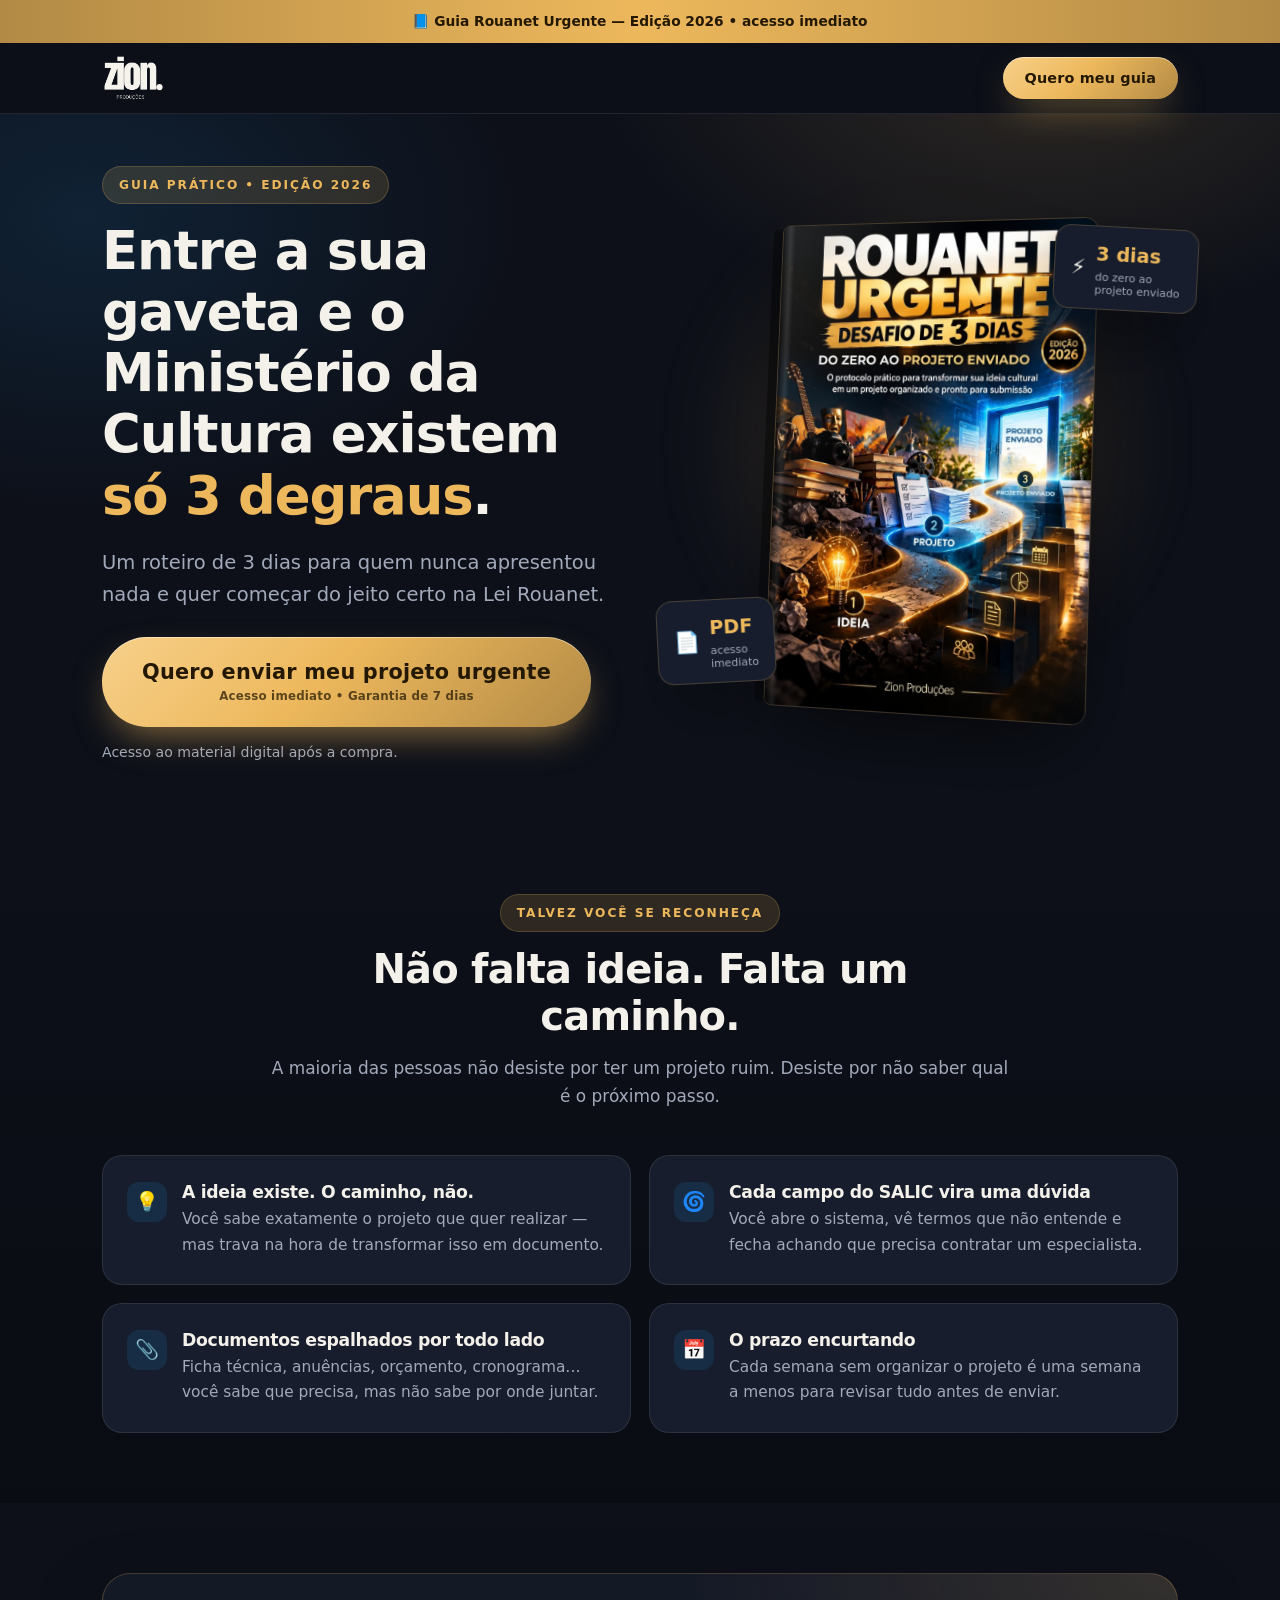
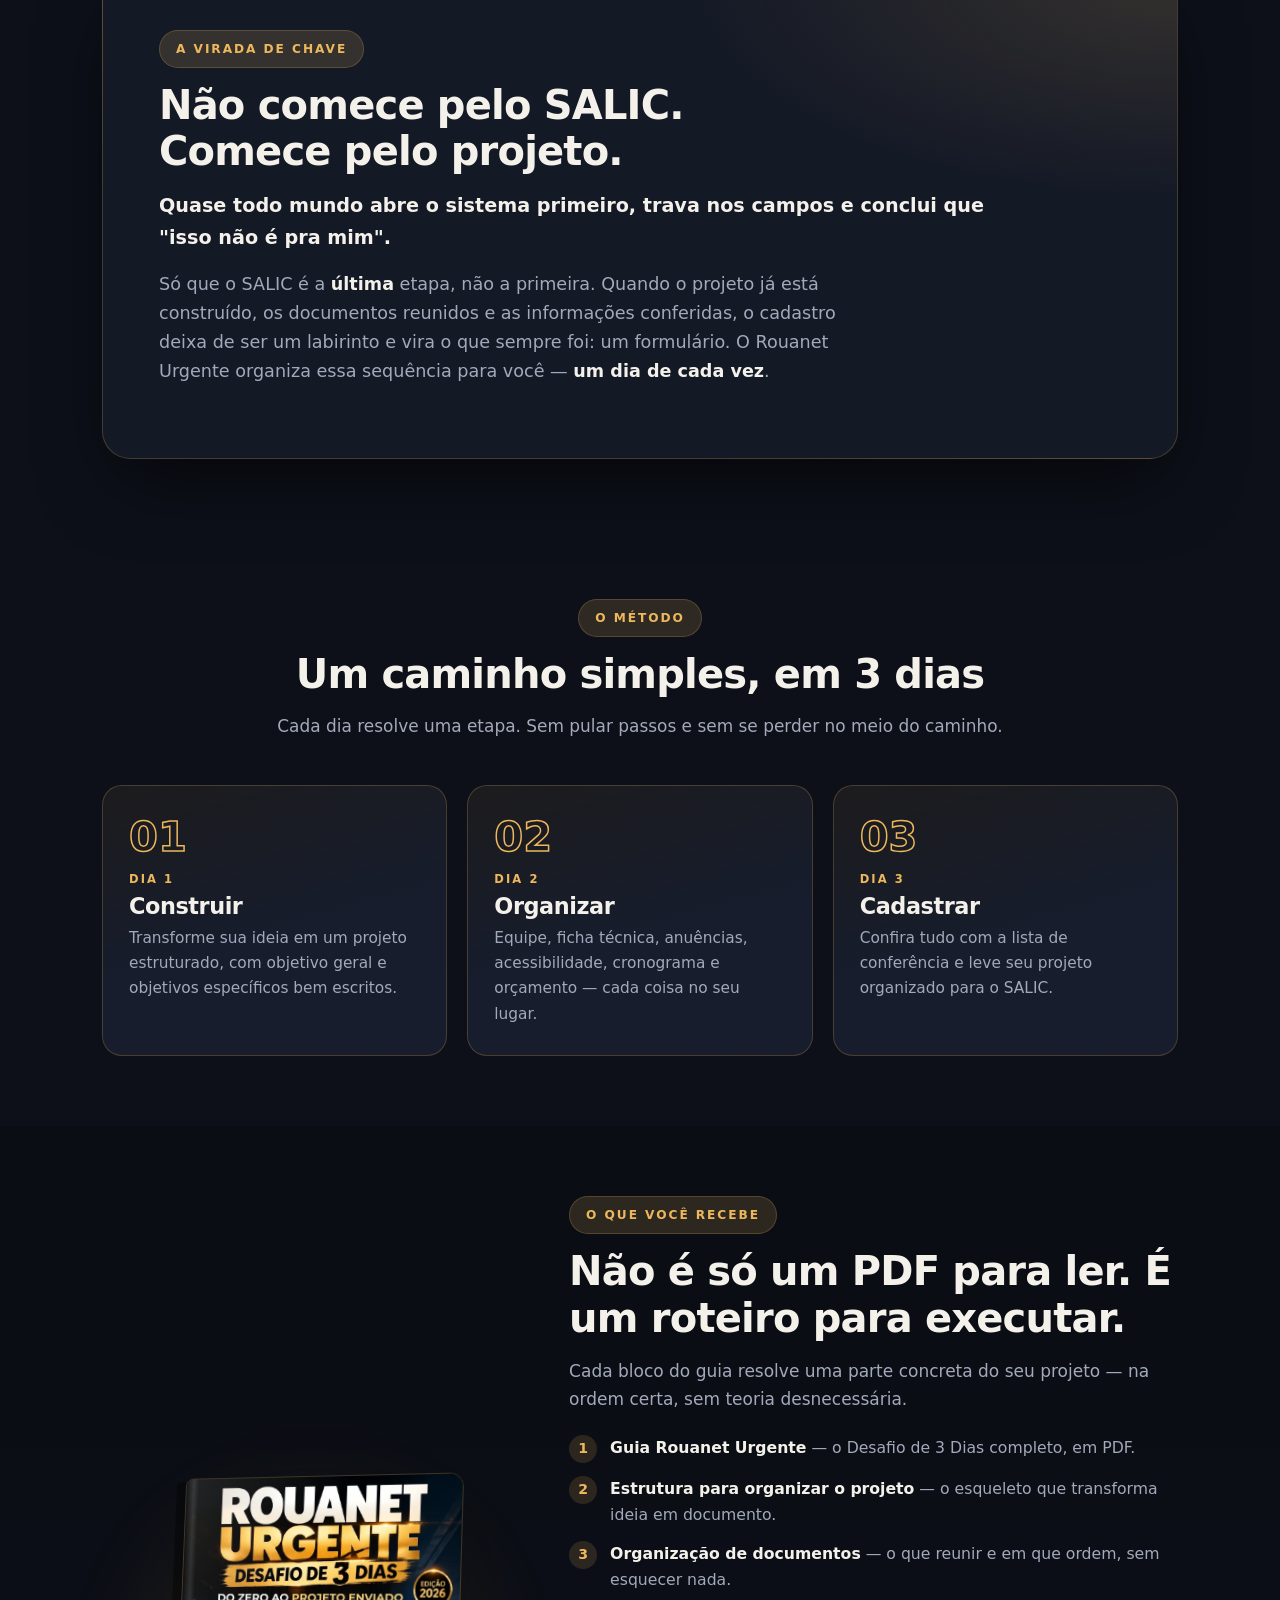
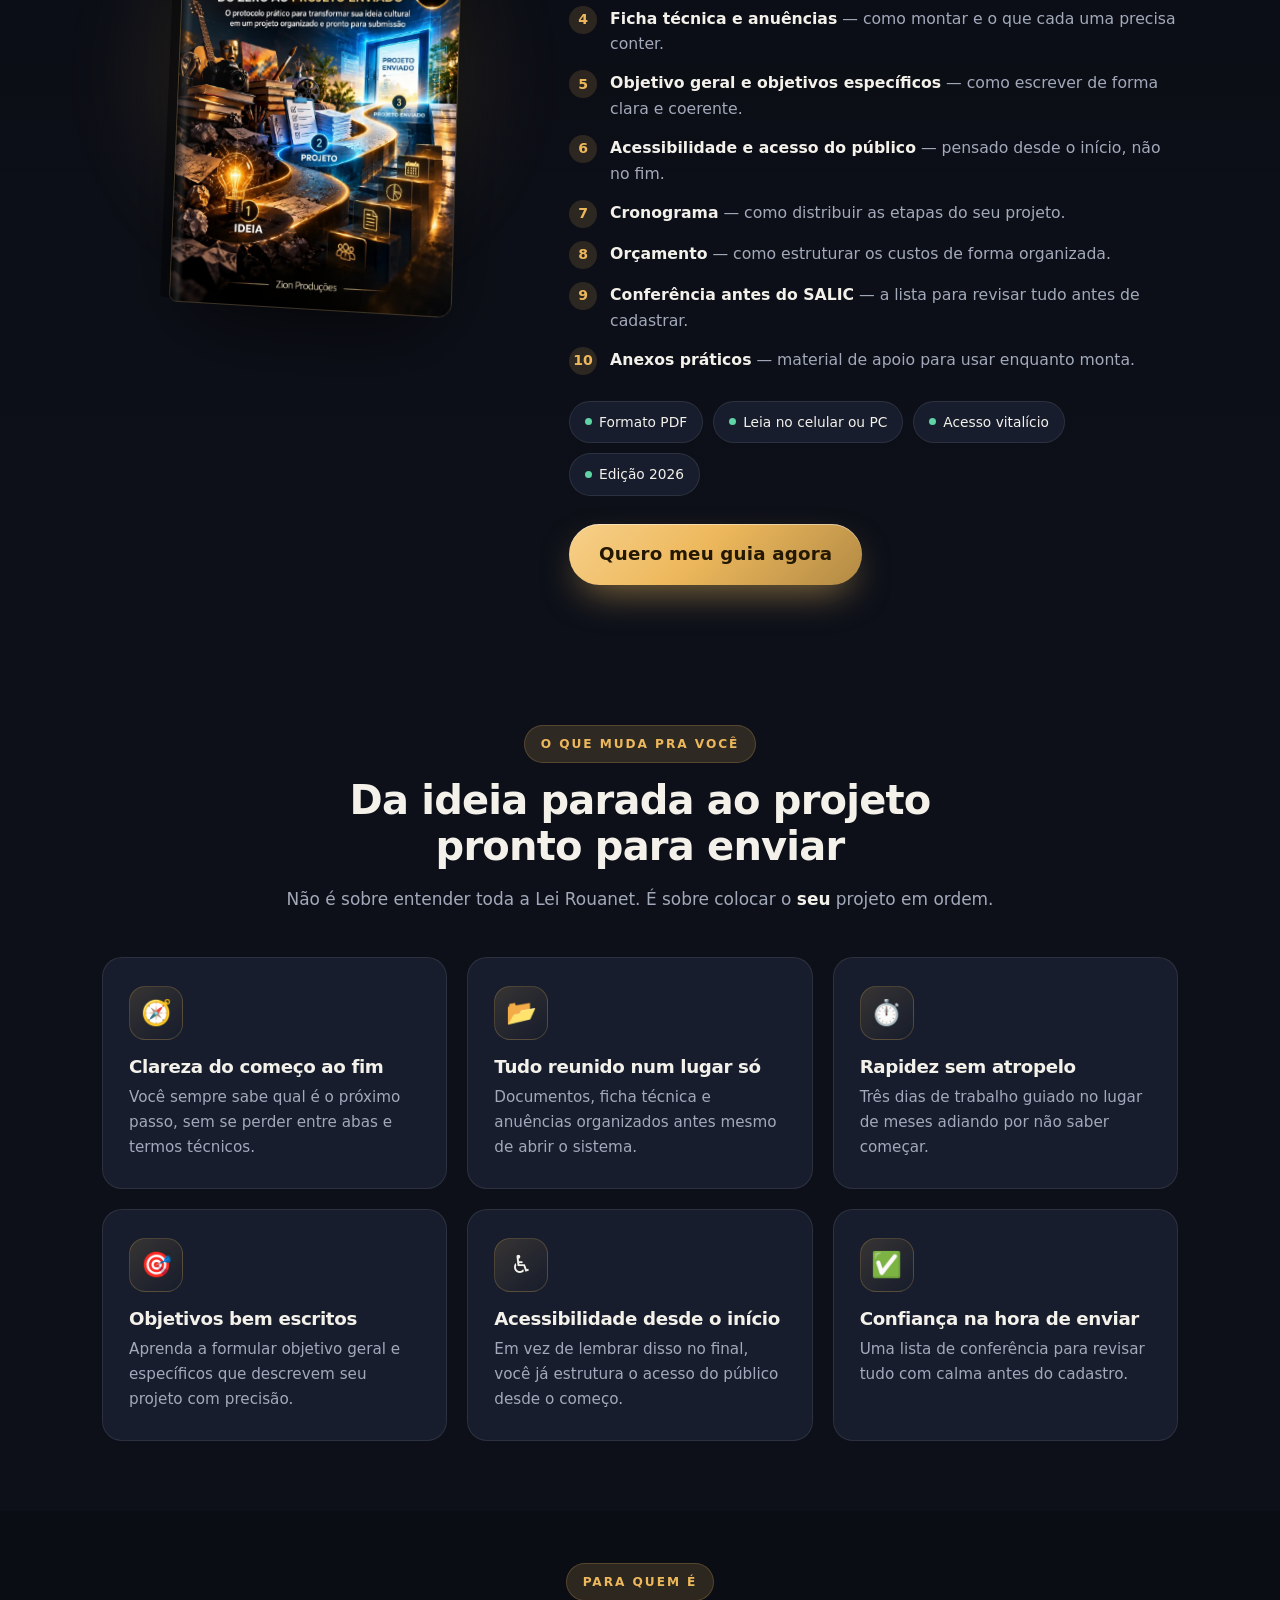
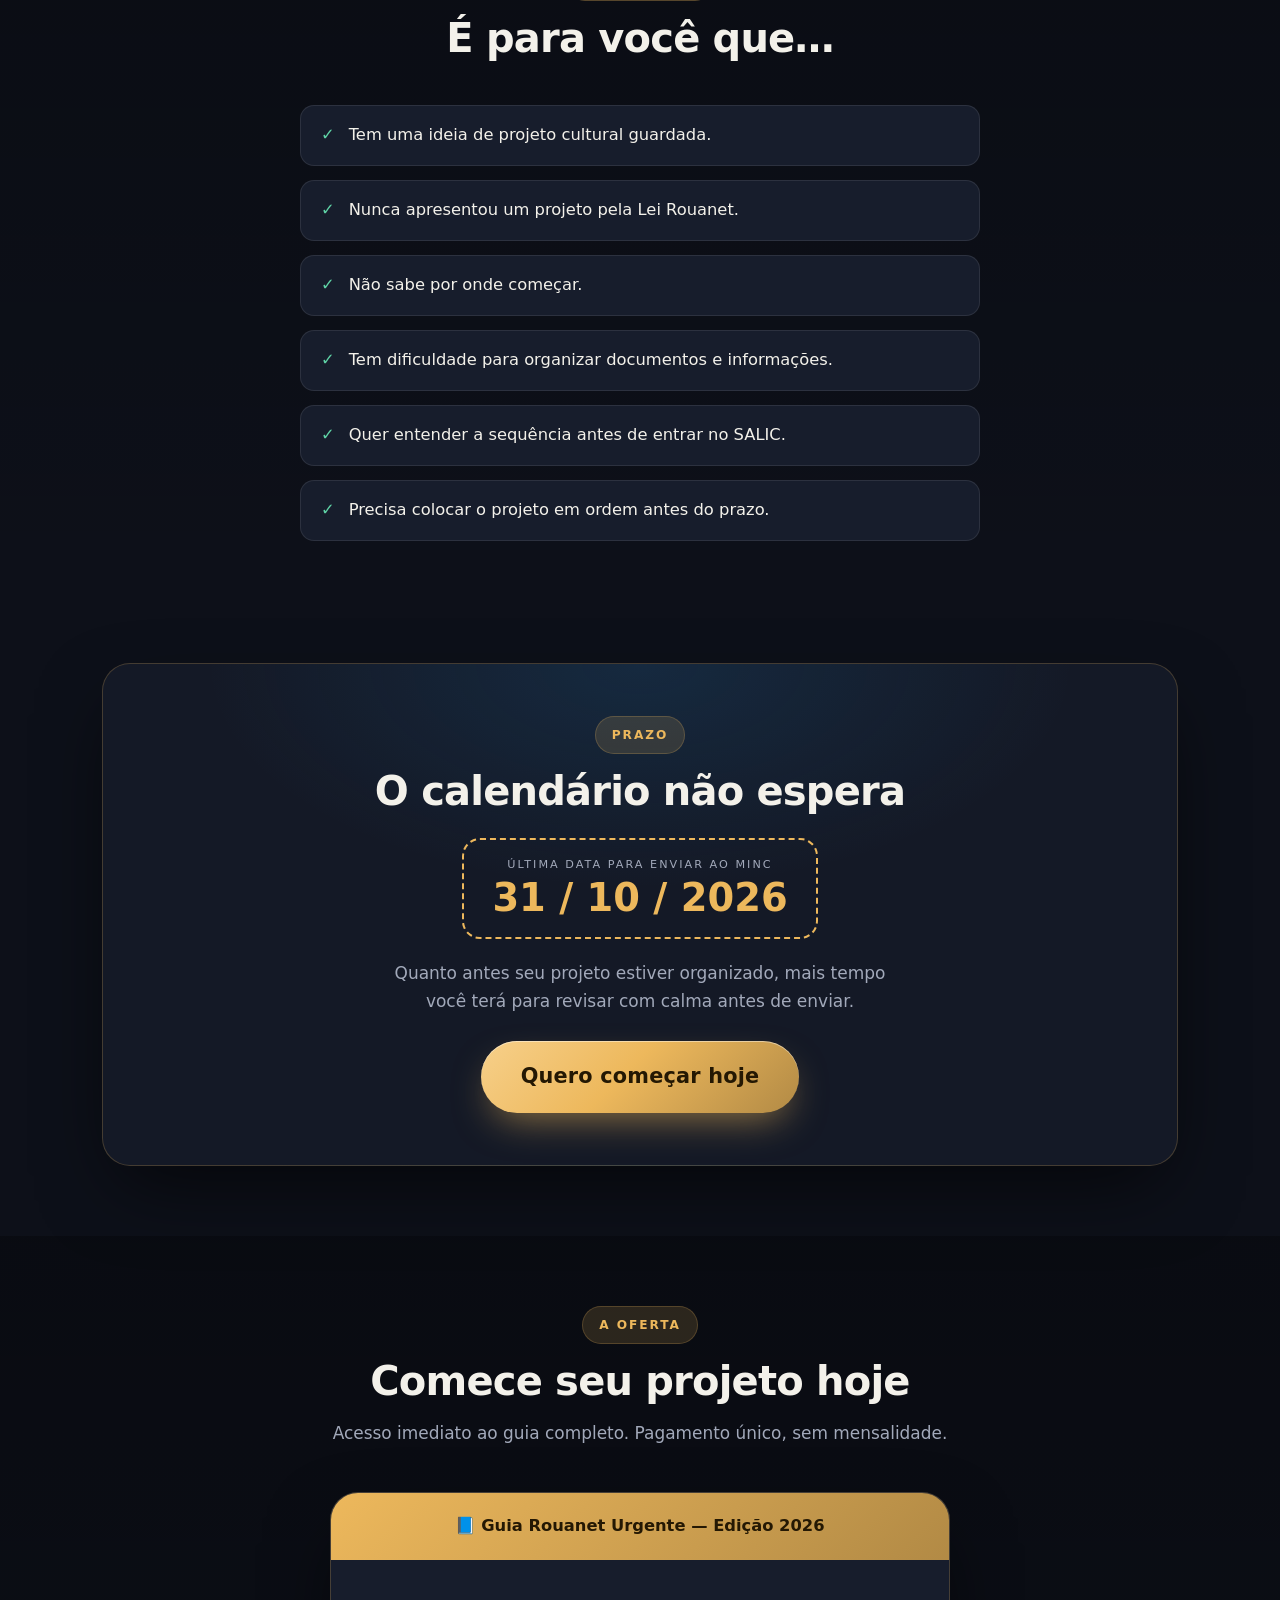
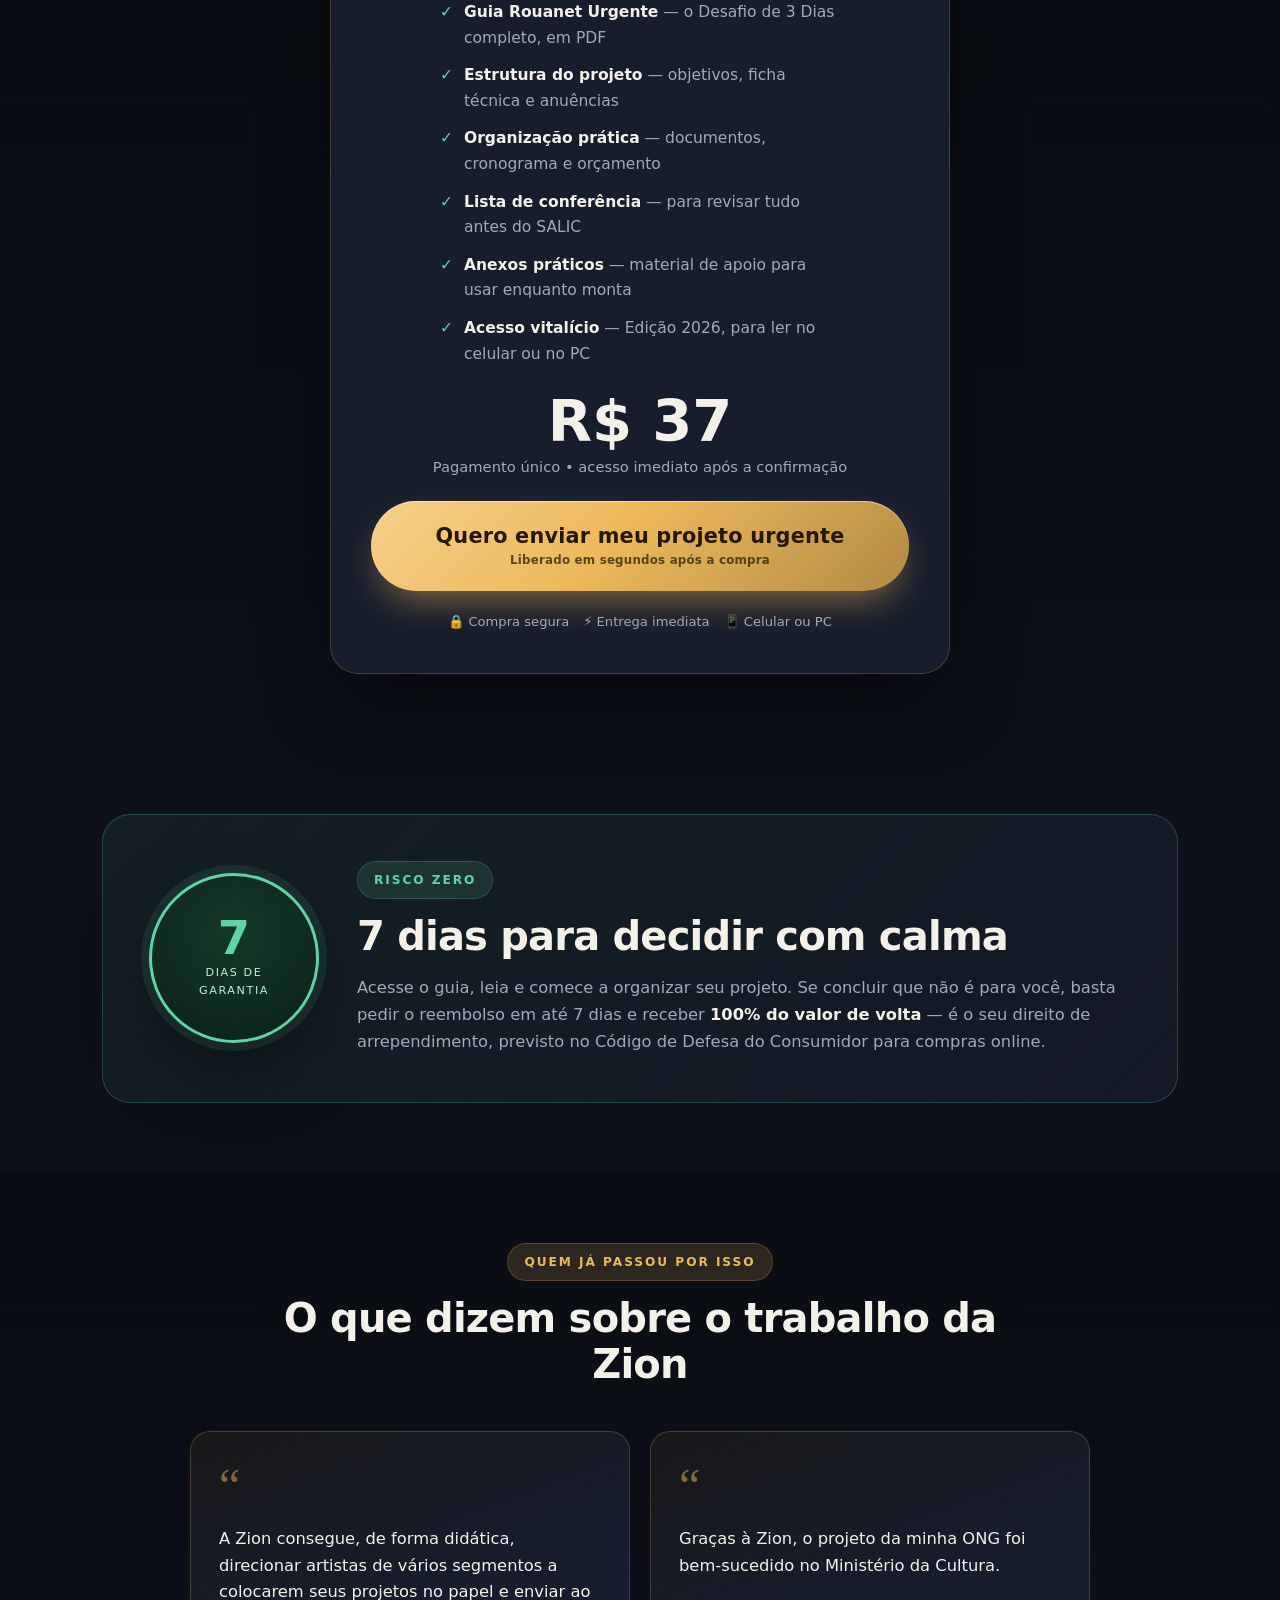
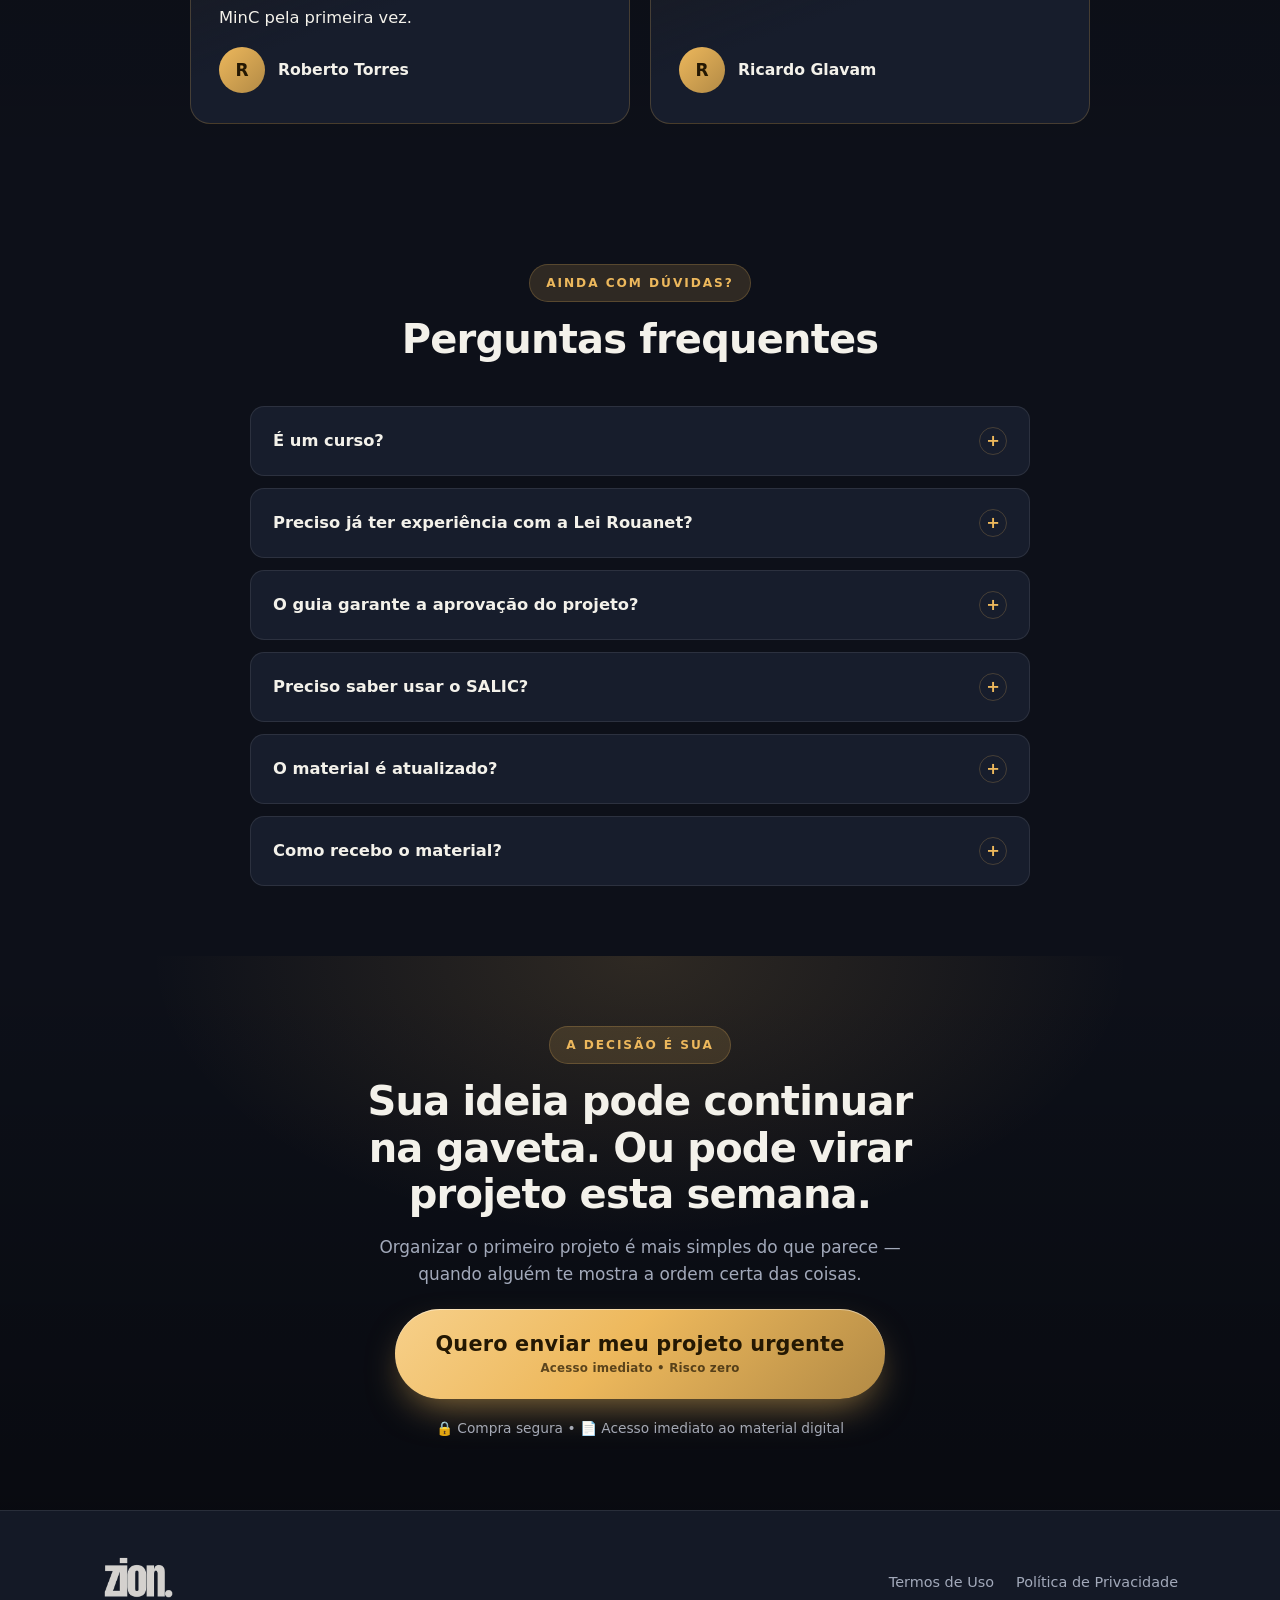
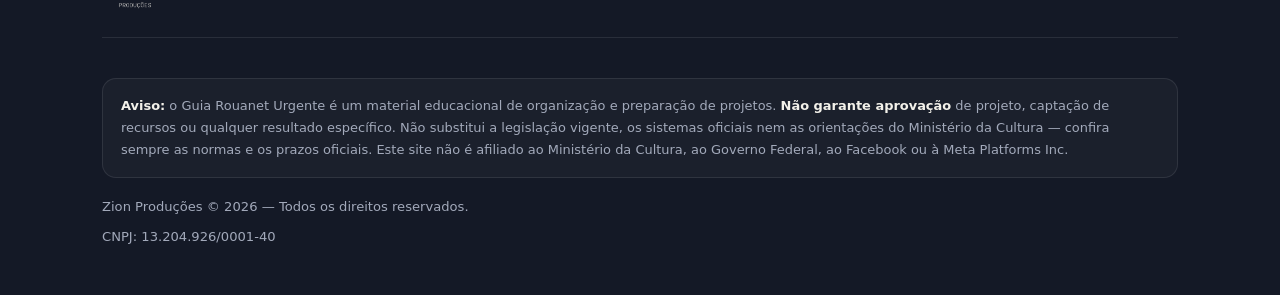
<file: rouanet-urgente/index.html>
<!doctype html>
<html lang="pt-BR">
<head>
<meta charset="utf-8" />
<meta name="viewport" content="width=device-width, initial-scale=1" />
<meta name="theme-color" content="#0d1019" />
<title>Guia Rouanet Urgente — Desafio de 3 Dias | Da ideia ao projeto enviado</title>
<meta name="description" content="Guia prático em PDF para organizar seu primeiro projeto pela Lei Rouanet em 3 dias: da ideia ao projeto enviado. Edição 2026. R$ 37. Prazo de apresentação: 31/10/2026." />
<meta name="author" content="Zion Produções" />
<meta name="robots" content="index, follow, max-image-preview:large" />

<!-- Domínio de produção (Cloudflare). A página vive na subpasta /rouanet-urgente/. -->
<link rel="canonical" href="https://ziondigitalvault.com/rouanet-urgente/" />

<!-- Open Graph / redes sociais -->
<meta property="og:type" content="website" />
<meta property="og:site_name" content="Zion Produções" />
<meta property="og:url" content="https://ziondigitalvault.com/rouanet-urgente/" />
<meta property="og:title" content="Guia Rouanet Urgente — Desafio de 3 Dias" />
<meta property="og:description" content="Da ideia ao projeto enviado. O guia prático que organiza seu primeiro projeto pela Lei Rouanet em 3 dias. R$ 37." />
<meta property="og:image" content="https://ziondigitalvault.com/rouanet-urgente/assets/capa.jpg" />
<meta property="og:image:width" content="860" />
<meta property="og:image:height" content="1290" />
<meta property="og:image:alt" content="Capa do Guia Rouanet Urgente — Desafio de 3 Dias" />
<meta property="og:locale" content="pt_BR" />
<meta name="twitter:card" content="summary_large_image" />
<meta name="twitter:title" content="Guia Rouanet Urgente — Desafio de 3 Dias" />
<meta name="twitter:description" content="Da ideia ao projeto enviado. Seu primeiro projeto Rouanet organizado em 3 dias. R$ 37." />
<meta name="twitter:image" content="https://ziondigitalvault.com/rouanet-urgente/assets/capa.jpg" />

<!-- Performance: capa é o maior elemento da primeira dobra (LCP) -->
<link rel="preload" as="image" href="assets/capa.webp" fetchpriority="high" />

<style>
  /* ============================================================
     GUIA ROUANET URGENTE — ZION PRODUÇÕES
     Mesma arquitetura da landing page da Zion: tudo é controlado
     pelo objeto CONFIG no <script> ao final do arquivo.
     Paleta extraída da capa do produto: dourado, azul-elétrico e
     fundo profundo. Tom: acolhedor, vivo, nada burocrático.
     ============================================================ */

  :root{
    --primary:#edb85c;              /* dourado da capa — injetado via CONFIG.cor_primaria */
    --primary-strong:#c8913a;
    --primary-soft:rgba(237,184,92,.15);
    --ink-on-primary:#241803;       /* texto escuro sobre botão dourado (contraste alto) */
    --blue:#1e80c4;                 /* azul-elétrico da porta da capa */
    --blue-soft:rgba(30,128,196,.16);
    --bg:#0d1019;
    --bg-elev:#141926;
    --bg-card:#171d2c;
    --line:rgba(255,255,255,.09);
    --gold-line:rgba(237,184,92,.22);
    --text:#f3f1ea;
    --muted:#a2a9ba;
    --white:#fff;
    --success:#5fd3a6;
    --warn:#f0b429;
    --radius:20px;
    --radius-sm:14px;
    --shadow-lg:0 30px 80px -20px rgba(0,0,0,.7);
    --shadow-glow:0 22px 60px -14px var(--primary-soft);
    --maxw:1120px;
    --font:system-ui,-apple-system,'Segoe UI',Roboto,Helvetica,Arial,sans-serif;
    --font-display:'Poppins',var(--font);
  }

  *{ box-sizing:border-box; }
  html{ scroll-behavior:smooth; -webkit-text-size-adjust:100%; }
  body{
    margin:0; background:var(--bg); color:var(--text);
    font-family:var(--font); font-size:17px; line-height:1.65;
    -webkit-font-smoothing:antialiased; overflow-x:hidden;
  }
  img{ max-width:100%; display:block; }
  a{ color:inherit; text-decoration:none; }
  h1,h2,h3{ font-family:var(--font-display); line-height:1.16; margin:0 0 .4em; font-weight:800; letter-spacing:-.02em; }
  h1{ font-size:clamp(2rem,5.6vw,3.3rem); }
  h2{ font-size:clamp(1.65rem,4.2vw,2.5rem); }
  h3{ font-size:clamp(1.12rem,2vw,1.4rem); }
  p{ margin:0 0 1rem; color:var(--muted); }
  strong{ color:var(--text); }
  .wrap{ width:100%; max-width:var(--maxw); margin:0 auto; padding:0 22px; }
  section{ position:relative; }

  /* ---------- Botões ---------- */
  .btn{
    --pad-y:19px; --pad-x:30px;
    display:inline-flex; align-items:center; justify-content:center; flex-direction:column;
    background:linear-gradient(135deg,#f7d08a,var(--primary) 45%,var(--primary-strong));
    color:var(--ink-on-primary); font-family:var(--font-display); font-weight:800;
    font-size:clamp(1rem,1.6vw,1.14rem); letter-spacing:.01em; text-align:center;
    padding:var(--pad-y) var(--pad-x); border:none; border-radius:999px;
    cursor:pointer; line-height:1.25; position:relative; overflow:hidden; max-width:100%;
    box-shadow:0 16px 38px -12px rgba(237,184,92,.6), inset 0 1px 0 rgba(255,255,255,.45);
    transition:transform .18s ease, box-shadow .18s ease, filter .18s ease;
  }
  .btn::after{
    content:""; position:absolute; inset:0;
    background:linear-gradient(120deg,transparent 30%,rgba(255,255,255,.45) 50%,transparent 70%);
    transform:translateX(-120%); transition:transform .7s ease;
  }
  .btn:hover{ transform:translateY(-3px); box-shadow:0 24px 52px -12px rgba(237,184,92,.75); filter:brightness(1.04); }
  .btn:hover::after{ transform:translateX(120%); }
  .btn:active{ transform:translateY(-1px) scale(.99); }
  .btn:focus-visible{ outline:3px solid var(--blue); outline-offset:3px; }
  .btn--lg{ --pad-y:23px; --pad-x:40px; font-size:clamp(1.05rem,1.9vw,1.3rem); }
  .btn--block{ display:flex; width:100%; }
  .btn__sub{ display:block; font-size:.74rem; font-weight:600; opacity:.72; margin-top:3px; }
  .btn-pulse{ animation:pulse 2.6s ease-in-out infinite; }
  @keyframes pulse{
    0%,100%{ box-shadow:0 16px 38px -12px rgba(237,184,92,.6), 0 0 0 0 var(--primary-soft); }
    50%{ box-shadow:0 16px 38px -12px rgba(237,184,92,.6), 0 0 0 18px transparent; }
  }

  .eyebrow{
    display:inline-flex; align-items:center; gap:8px;
    font-family:var(--font-display); font-weight:700; font-size:.76rem;
    letter-spacing:.16em; text-transform:uppercase; color:var(--primary);
    background:var(--primary-soft); padding:8px 16px; border-radius:999px;
    border:1px solid var(--gold-line);
  }
  .center{ text-align:center; }
  .reveal{ opacity:0; transform:translateY(24px); transition:opacity .7s ease, transform .7s ease; }
  .reveal.in{ opacity:1; transform:none; }

  /* ---------- Barra de prazo ---------- */
  .topbar{
    background:linear-gradient(90deg,var(--primary-strong),var(--primary) 50%,var(--primary-strong));
    color:var(--ink-on-primary); font-size:.86rem; font-weight:800; text-align:center;
    padding:10px 16px; position:relative; z-index:20;
  }

  /* ---------- Cabeçalho ---------- */
  .site-header{
    position:sticky; top:0; z-index:30;
    backdrop-filter:blur(12px); background:rgba(13,16,25,.82);
    border-bottom:1px solid var(--line);
  }
  .site-header .wrap{ display:flex; align-items:center; justify-content:space-between; height:70px; }
  .brand-logo{ height:48px; width:auto; }
  .site-footer .brand-logo{ height:56px; opacity:.85; }
  .site-header .btn{ --pad-y:12px; --pad-x:22px; font-size:.9rem; }
  .header-cta-hide{ display:none; }
  @media(min-width:860px){ .header-cta-hide{ display:inline-flex; } }

  /* ---------- Hero ---------- */
  .hero{ padding:52px 0 60px; overflow:hidden; }
  .hero::before{
    content:""; position:absolute; inset:-20% -10% auto -10%; height:720px; z-index:0; pointer-events:none;
    background:
      radial-gradient(640px 400px at 76% 10%, var(--primary-soft), transparent 70%),
      radial-gradient(620px 420px at 14% 34%, var(--blue-soft), transparent 70%);
  }
  .hero .wrap{ position:relative; z-index:1; }
  .hero-grid{ display:grid; grid-template-columns:1fr; gap:40px; align-items:center; }
  @media(min-width:960px){ .hero-grid{ grid-template-columns:1.02fr .98fr; gap:54px; } }
  .hero h1 .hl{ color:var(--primary); }
  .hero .sub{ font-size:clamp(1.04rem,1.8vw,1.22rem); color:var(--muted); max-width:46ch; }
  .hero .sub strong{ color:var(--text); }
  .hero-actions{ margin-top:26px; }
  .hero-note{ margin:14px 0 0; font-size:.88rem; color:var(--muted); }

  /* Capa em mockup 3D */
  .cover-stage{ position:relative; display:grid; place-items:center; perspective:1400px; }
  .cover-glow{
    position:absolute; inset:6% 10%; z-index:0; filter:blur(54px);
    background:radial-gradient(circle at 50% 45%, var(--primary), transparent 66%); opacity:.4;
  }
  .ebook{
    position:relative; z-index:1; width:min(330px,76%);
    border-radius:8px 14px 14px 8px; overflow:hidden;
    box-shadow:var(--shadow-lg), -14px 0 0 -4px rgba(0,0,0,.4);
    transform:rotateY(-15deg) rotateX(4deg) rotateZ(1deg);
    transition:transform .6s cubic-bezier(.2,.7,.2,1);
    border:1px solid var(--gold-line); aspect-ratio:860/1290;
  }
  .cover-stage:hover .ebook{ transform:rotateY(-7deg) rotateX(2deg); }
  .ebook::before{
    content:""; position:absolute; left:0; top:0; bottom:0; width:13px; z-index:3;
    background:linear-gradient(90deg,rgba(0,0,0,.4),rgba(255,255,255,.1) 60%,transparent);
  }
  .ebook::after{
    content:""; position:absolute; inset:0; z-index:2; pointer-events:none;
    background:linear-gradient(115deg,rgba(255,255,255,.14) 0%,transparent 36%);
  }
  .ebook img{ width:100%; height:100%; object-fit:cover; }
  .cover-badge{
    position:absolute; z-index:4; right:-4%; top:2%;
    background:var(--bg-card); border:1px solid var(--gold-line);
    border-radius:16px; padding:12px 16px; box-shadow:var(--shadow-lg);
    display:flex; align-items:center; gap:10px; transform:rotate(3deg);
  }
  .cover-badge .n{ font-family:var(--font-display); font-weight:800; font-size:1.2rem; color:var(--primary); }
  .cover-badge .l{ font-size:.68rem; color:var(--muted); line-height:1.2; }
  .cover-badge .ic{ font-size:1.3rem; }
  .cover-badge.bl{ right:auto; left:-4%; top:auto; bottom:6%; transform:rotate(-3deg); }
  @media(max-width:600px){ .cover-badge{ display:none; } }

  /* ---------- Seções ---------- */
  .sec{ padding:70px 0; }
  .sec--tight{ padding:52px 0; }
  .sec-head{ max-width:740px; margin:0 auto 44px; text-align:center; }
  .sec-head p{ font-size:1.06rem; }

  /* ---------- Dores ---------- */
  .pain{ background:linear-gradient(180deg,transparent,rgba(0,0,0,.25)); }
  .pain-grid{ display:grid; gap:18px; grid-template-columns:1fr; }
  @media(min-width:640px){ .pain-grid{ grid-template-columns:1fr 1fr; } }
  .pain-card{
    background:var(--bg-card); border:1px solid var(--line); border-radius:var(--radius);
    padding:26px 24px; display:flex; gap:15px; align-items:flex-start;
  }
  .pain-card .x{
    flex:0 0 auto; width:40px; height:40px; border-radius:12px; display:grid; place-items:center;
    background:var(--blue-soft); font-size:1.2rem;
  }
  .pain-card h3{ font-size:1.08rem; margin-bottom:5px; }
  .pain-card p{ margin:0; font-size:.96rem; }

  /* ---------- Virada de chave ---------- */
  .insight-box{
    background:
      radial-gradient(700px 320px at 100% 0%, var(--primary-soft), transparent 70%),
      var(--bg-elev);
    border:1px solid var(--gold-line); border-radius:28px; padding:clamp(30px,5vw,56px);
    box-shadow:var(--shadow-lg); position:relative; overflow:hidden;
  }
  .insight-box h2{ max-width:22ch; }
  .insight-box p{ font-size:1.1rem; max-width:62ch; }
  .insight-box .lead{ color:var(--text); font-weight:600; font-size:1.2rem; }

  /* ---------- Os 3 dias ---------- */
  .dias-grid{ display:grid; gap:20px; grid-template-columns:1fr; }
  @media(min-width:800px){ .dias-grid{ grid-template-columns:repeat(3,1fr); } }
  .dia{
    position:relative; background:linear-gradient(165deg,rgba(237,184,92,.07),var(--bg-card) 52%);
    border:1px solid var(--gold-line); border-radius:var(--radius); padding:30px 26px 28px;
    transition:transform .25s ease, box-shadow .25s ease, border-color .25s ease;
  }
  .dia:hover{ transform:translateY(-5px); border-color:rgba(237,184,92,.45); box-shadow:var(--shadow-glow); }
  .dia .num{
    font-family:var(--font-display); font-weight:800; font-size:2.6rem; line-height:1;
    color:transparent; -webkit-text-stroke:1.5px var(--primary); margin-bottom:12px;
  }
  .dia .k{ font-size:.72rem; letter-spacing:.18em; text-transform:uppercase; color:var(--primary); font-weight:700; display:block; margin-bottom:4px; }
  .dia h3{ margin-bottom:7px; }
  .dia p{ margin:0; font-size:.96rem; }

  /* ---------- Apresentação ---------- */
  .present-grid{ display:grid; grid-template-columns:1fr; gap:44px; align-items:center; }
  @media(min-width:900px){ .present-grid{ grid-template-columns:.82fr 1.18fr; } }
  .present-list{ list-style:none; padding:0; margin:22px 0 0; display:grid; gap:13px; }
  .present-list li{ display:flex; gap:13px; align-items:flex-start; }
  .present-list .ic{
    flex:0 0 auto; width:28px; height:28px; border-radius:50%; display:grid; place-items:center;
    background:var(--primary-soft); color:var(--primary); font-weight:800; font-size:.88rem;
  }
  .present-list li span{ color:var(--muted); font-size:.98rem; }
  .present-list li b{ color:var(--text); }
  .meta-chips{ display:flex; flex-wrap:wrap; gap:10px; margin-top:26px; }
  .chip{
    display:inline-flex; align-items:center; gap:7px; font-size:.86rem; color:var(--text);
    background:var(--bg-card); border:1px solid var(--line); padding:9px 15px; border-radius:999px;
  }
  .chip .d{ width:7px; height:7px; border-radius:50%; background:var(--success); }

  /* ---------- Benefícios ---------- */
  .benefits-grid{ display:grid; gap:20px; grid-template-columns:1fr; }
  @media(min-width:640px){ .benefits-grid{ grid-template-columns:1fr 1fr; } }
  @media(min-width:980px){ .benefits-grid{ grid-template-columns:repeat(3,1fr); } }
  .benefit{
    background:var(--bg-card); border:1px solid var(--line); border-radius:var(--radius);
    padding:28px 26px; transition:transform .25s ease, border-color .25s ease, box-shadow .25s ease;
  }
  .benefit:hover{ transform:translateY(-5px); border-color:var(--gold-line); box-shadow:var(--shadow-glow); }
  .benefit .ic{
    width:54px; height:54px; border-radius:16px; display:grid; place-items:center; font-size:1.55rem;
    background:linear-gradient(140deg,var(--primary-soft),transparent);
    border:1px solid var(--gold-line); margin-bottom:16px;
  }
  .benefit h3{ font-size:1.14rem; }
  .benefit p{ margin:0; font-size:.95rem; }

  /* ---------- Para quem é ---------- */
  .forwho{ list-style:none; padding:0; margin:0; display:grid; gap:14px; max-width:680px; margin:0 auto; }
  .forwho li{
    display:flex; gap:14px; align-items:flex-start; font-size:1.02rem;
    background:var(--bg-card); border:1px solid var(--line); border-radius:var(--radius-sm); padding:16px 20px;
  }
  .forwho .ck{ color:var(--success); font-weight:800; flex:0 0 auto; }

  /* ---------- Prazo ---------- */
  .prazo-box{
    text-align:center; border:1px solid var(--gold-line); border-radius:28px;
    background:radial-gradient(620px 320px at 50% 0%, var(--blue-soft), transparent 70%), var(--bg-elev);
    padding:clamp(32px,5vw,52px); box-shadow:var(--shadow-lg);
  }
  .stamp{ display:inline-block; border:2px dashed var(--primary); border-radius:18px; padding:16px 28px; margin:8px 0 20px; }
  .stamp .lbl{ font-size:.7rem; letter-spacing:.18em; text-transform:uppercase; color:var(--muted); }
  .stamp .date{ font-family:var(--font-display); font-weight:800; font-size:clamp(1.8rem,6vw,2.4rem); color:var(--primary); line-height:1.2; }
  .countdown-real{ font-size:1.02rem; color:var(--muted); margin:0 0 24px; }
  .countdown-real b{ color:var(--text); font-family:var(--font-display); font-size:1.4rem; }

  /* ---------- Oferta ---------- */
  .offer{ background:linear-gradient(180deg,rgba(0,0,0,.3),transparent); }
  .offer-card{
    max-width:620px; margin:0 auto; background:var(--bg-card);
    border:1px solid var(--gold-line); border-radius:28px; overflow:hidden; box-shadow:var(--shadow-lg);
  }
  .offer-card .top{
    background:linear-gradient(135deg,var(--primary),var(--primary-strong));
    color:var(--ink-on-primary); text-align:center; padding:20px;
    font-family:var(--font-display); font-weight:800; font-size:1.02rem;
  }
  .offer-card .body{ padding:clamp(26px,4vw,40px); text-align:center; }
  .offer-includes{ list-style:none; padding:0; margin:0 auto 26px; max-width:400px; text-align:left; display:grid; gap:12px; }
  .offer-includes li{ display:flex; gap:11px; align-items:flex-start; color:var(--muted); font-size:.97rem; }
  .offer-includes li::before{ content:"✓"; color:var(--success); font-weight:800; flex:0 0 auto; }
  .offer-includes li b{ color:var(--text); }
  .price{ display:flex; align-items:baseline; justify-content:center; gap:10px; margin:6px 0 4px; flex-wrap:wrap; }
  .price .now{ font-family:var(--font-display); font-weight:800; font-size:clamp(2.6rem,8vw,3.6rem); color:var(--text); line-height:1; }
  .price-note{ font-size:.92rem; color:var(--muted); margin-bottom:22px; }
  .price-note b{ color:var(--primary); }
  .pay-badges{ display:flex; align-items:center; justify-content:center; gap:14px; margin-top:20px; flex-wrap:wrap; color:var(--muted); font-size:.82rem; }

  /* ---------- Garantia ---------- */
  .guarantee-box{
    display:grid; grid-template-columns:1fr; gap:28px; align-items:center;
    background:linear-gradient(135deg,rgba(95,211,166,.08),var(--bg-elev));
    border:1px solid rgba(95,211,166,.26); border-radius:28px; padding:clamp(28px,4vw,46px);
  }
  @media(min-width:760px){ .guarantee-box{ grid-template-columns:170px 1fr; gap:38px; } }
  .seal{
    width:170px; max-width:50vw; margin:0 auto; aspect-ratio:1; border-radius:50%;
    background:radial-gradient(circle at 50% 35%,#133828,#0c2119);
    border:3px solid var(--success); display:grid; place-items:center; text-align:center;
    box-shadow:0 0 0 8px rgba(95,211,166,.1), var(--shadow-lg);
  }
  .seal .big{ font-family:var(--font-display); font-weight:800; font-size:2.9rem; color:var(--success); line-height:1; }
  .seal .sm{ font-size:.7rem; letter-spacing:.14em; text-transform:uppercase; color:#b9f0d9; margin-top:2px; }
  .guarantee-box p{ font-size:1.02rem; margin-bottom:0; }

  /* ---------- Depoimentos ---------- */
  .tst-grid{ display:grid; gap:20px; grid-template-columns:1fr; max-width:900px; margin:0 auto; }
  @media(min-width:760px){ .tst-grid{ grid-template-columns:1fr 1fr; } }
  .tst{
    background:linear-gradient(160deg,rgba(237,184,92,.06),var(--bg-card) 55%);
    border:1px solid var(--gold-line); border-radius:var(--radius); padding:30px 28px;
    display:flex; flex-direction:column; gap:16px; position:relative;
  }
  .tst .mark{ font-family:Georgia,serif; font-size:3rem; line-height:1; color:var(--primary); opacity:.5; }
  .tst p{ margin:0; color:var(--text); font-size:1.02rem; line-height:1.6; }
  .tst .who{ display:flex; align-items:center; gap:13px; margin-top:auto; }
  .tst .who i{
    width:46px; height:46px; border-radius:50%; flex:0 0 auto;
    background:linear-gradient(135deg,var(--primary),var(--primary-strong));
    display:grid; place-items:center; color:var(--ink-on-primary);
    font-family:var(--font-display); font-weight:800; font-style:normal;
  }
  .tst .who .nm{ font-weight:700; font-size:.98rem; }

  /* ---------- FAQ ---------- */
  .faq-list{ max-width:780px; margin:0 auto; display:grid; gap:12px; }
  .faq-item{ background:var(--bg-card); border:1px solid var(--line); border-radius:var(--radius-sm); overflow:hidden; transition:border-color .2s ease; }
  .faq-item[open]{ border-color:var(--gold-line); }
  .faq-item summary{
    list-style:none; cursor:pointer; padding:20px 22px; display:flex; align-items:center; justify-content:space-between; gap:16px;
    font-family:var(--font-display); font-weight:600; font-size:1.02rem; color:var(--text);
  }
  .faq-item summary::-webkit-details-marker{ display:none; }
  .faq-item summary .plus{
    flex:0 0 auto; width:28px; height:28px; border-radius:50%; border:1px solid var(--gold-line);
    display:grid; place-items:center; transition:transform .25s ease, background .25s ease;
    color:var(--primary); font-weight:700;
  }
  .faq-item[open] summary .plus{ transform:rotate(45deg); background:var(--primary-soft); }
  .faq-item .ans{ padding:0 22px 20px; }
  .faq-item .ans p{ margin:0; }

  /* ---------- CTA final ---------- */
  .final{
    text-align:center;
    background:
      radial-gradient(700px 400px at 50% 0%, var(--primary-soft), transparent 70%),
      linear-gradient(180deg,transparent,rgba(0,0,0,.35));
  }
  .final h2{ max-width:20ch; margin-left:auto; margin-right:auto; }
  .final p{ max-width:52ch; margin-left:auto; margin-right:auto; font-size:1.06rem; }
  .final .micro{ margin-top:18px; font-size:.86rem; color:var(--muted); }

  /* ---------- Rodapé ---------- */
  .site-footer{ border-top:1px solid var(--line); padding:44px 0 40px; background:var(--bg-elev); }
  .footer-top{ display:flex; flex-direction:column; gap:24px; align-items:center; justify-content:space-between; text-align:center; }
  @media(min-width:760px){ .footer-top{ flex-direction:row; text-align:left; } }
  .footer-links{ display:flex; gap:22px; flex-wrap:wrap; justify-content:center; font-size:.9rem; }
  .footer-links a{ color:var(--muted); transition:color .2s ease; }
  .footer-links a:hover{ color:var(--text); }
  .footer-meta{ margin-top:26px; padding-top:24px; border-top:1px solid var(--line); font-size:.82rem; color:var(--muted); }
  .footer-meta p{ margin:0 0 8px; font-size:.82rem; }
  .disclaimer{ background:rgba(255,255,255,.03); border:1px solid var(--line); border-radius:14px; padding:16px 18px; margin-top:16px; font-size:.81rem; line-height:1.7; }
  .disclaimer b{ color:var(--text); }

  /* ---------- Barra fixa no celular ---------- */
  .sticky-cta{
    position:fixed; left:0; right:0; bottom:0; z-index:40;
    padding:12px 16px calc(12px + env(safe-area-inset-bottom));
    background:rgba(13,16,25,.94); backdrop-filter:blur(12px); border-top:1px solid var(--gold-line);
    transform:translateY(120%); transition:transform .35s ease;
  }
  .sticky-cta.show{ transform:translateY(0); }
  .sticky-cta .wrap{ display:flex; align-items:center; gap:14px; justify-content:space-between; }
  .sticky-cta .price-sm b{ font-family:var(--font-display); font-size:1.3rem; color:var(--text); display:block; line-height:1.1; }
  .sticky-cta .price-sm span{ display:block; font-size:.72rem; color:var(--muted); }
  .sticky-cta .btn{ --pad-y:14px; --pad-x:22px; font-size:.94rem; white-space:nowrap; }
  @media(min-width:860px){ .sticky-cta{ display:none; } }

  @media (prefers-reduced-motion:reduce){
    *{ animation:none!important; transition:none!important; scroll-behavior:auto!important; }
    .reveal{ opacity:1; transform:none; }
  }
</style>
</head>
<body>

  <!-- ===== Barra de prazo ===== -->
  <div class="topbar" id="topbar"></div>

  <!-- ===== Cabeçalho ===== -->
  <header class="site-header">
    <div class="wrap">
      <a class="brand" href="#top" aria-label="Zion Produções">
        <img class="brand-logo" src="assets/logo-zion.png" alt="Zion Produções" width="235" height="180" />
      </a>
      <a href="#oferta" class="btn header-cta-hide" data-cta>Quero meu guia</a>
    </div>
  </header>

  <main id="top">

    <!-- ===== HERO ===== -->
    <section class="hero">
      <div class="wrap">
        <div class="hero-grid">
          <div class="hero-copy reveal">
            <span class="eyebrow" id="hero-eyebrow">Guia prático • Edição 2026</span>
            <h1 id="hero-title" style="margin-top:16px;"></h1>
            <p class="sub" id="hero-sub"></p>

            <div class="hero-actions">
              <a href="#oferta" class="btn btn--lg btn-pulse" data-cta id="hero-cta"></a>
              <p class="hero-note">Acesso ao material digital após a compra.</p>
            </div>
          </div>

          <div class="cover-stage reveal">
            <div class="cover-glow"></div>
            <div class="ebook" id="ebook-cover"></div>
            <div class="cover-badge">
              <span class="ic">⚡</span>
              <div><div class="n">3 dias</div><div class="l">do zero ao<br>projeto enviado</div></div>
            </div>
            <div class="cover-badge bl">
              <span class="ic">📄</span>
              <div><div class="n">PDF</div><div class="l">acesso<br>imediato</div></div>
            </div>
          </div>
        </div>
      </div>
    </section>

    <!-- ===== 1. DORES ===== -->
    <section class="sec pain">
      <div class="wrap">
        <div class="sec-head reveal">
          <span class="eyebrow">Talvez você se reconheça</span>
          <h2 style="margin-top:14px;">Não falta ideia. Falta um caminho.</h2>
          <p>A maioria das pessoas não desiste por ter um projeto ruim. Desiste por não saber qual é o próximo passo.</p>
        </div>
        <div class="pain-grid" id="pain-grid"></div>
      </div>
    </section>

    <!-- ===== 2. VIRADA DE CHAVE ===== -->
    <section class="sec">
      <div class="wrap">
        <div class="insight-box reveal">
          <span class="eyebrow">A virada de chave</span>
          <h2 style="margin-top:14px;">Não comece pelo SALIC. Comece pelo projeto.</h2>
          <p class="lead">Quase todo mundo abre o sistema primeiro, trava nos campos e conclui que "isso não é pra mim".</p>
          <p>Só que o SALIC é a <strong>última</strong> etapa, não a primeira. Quando o projeto já está construído, os documentos reunidos e as informações conferidas, o cadastro deixa de ser um labirinto e vira o que sempre foi: um formulário. O Rouanet Urgente organiza essa sequência para você — <strong>um dia de cada vez</strong>.</p>
        </div>
      </div>
    </section>

    <!-- ===== 3. OS 3 DIAS ===== -->
    <section class="sec">
      <div class="wrap">
        <div class="sec-head reveal">
          <span class="eyebrow">O método</span>
          <h2 style="margin-top:14px;">Um caminho simples, em 3 dias</h2>
          <p>Cada dia resolve uma etapa. Sem pular passos e sem se perder no meio do caminho.</p>
        </div>
        <div class="dias-grid" id="dias-grid"></div>
      </div>
    </section>

    <!-- ===== 4. O QUE VOCÊ RECEBE ===== -->
    <section class="sec" style="background:linear-gradient(180deg,rgba(0,0,0,.22),transparent);">
      <div class="wrap">
        <div class="present-grid">
          <div class="cover-stage reveal">
            <div class="cover-glow"></div>
            <div class="ebook" id="ebook-cover-2" style="width:min(290px,84%);"></div>
          </div>
          <div class="reveal">
            <span class="eyebrow">O que você recebe</span>
            <h2 style="margin-top:14px;">Não é só um PDF para ler. É um roteiro para executar.</h2>
            <p>Cada bloco do guia resolve uma parte concreta do seu projeto — na ordem certa, sem teoria desnecessária.</p>
            <ul class="present-list" id="present-list"></ul>
            <div class="meta-chips">
              <span class="chip"><span class="d"></span> Formato PDF</span>
              <span class="chip"><span class="d"></span> Leia no celular ou PC</span>
              <span class="chip"><span class="d"></span> Acesso vitalício</span>
              <span class="chip"><span class="d"></span> Edição 2026</span>
            </div>
            <div style="margin-top:28px;">
              <a href="#oferta" class="btn" data-cta>Quero meu guia agora</a>
            </div>
          </div>
        </div>
      </div>
    </section>

    <!-- ===== 5. BENEFÍCIOS ===== -->
    <section class="sec">
      <div class="wrap">
        <div class="sec-head reveal">
          <span class="eyebrow">O que muda pra você</span>
          <h2 style="margin-top:14px;">Da ideia parada ao projeto pronto para enviar</h2>
          <p>Não é sobre entender toda a Lei Rouanet. É sobre colocar o <strong>seu</strong> projeto em ordem.</p>
        </div>
        <div class="benefits-grid" id="benefits-grid"></div>
      </div>
    </section>

    <!-- ===== 6. PARA QUEM É ===== -->
    <section class="sec sec--tight" style="background:linear-gradient(180deg,rgba(0,0,0,.22),transparent);">
      <div class="wrap">
        <div class="sec-head reveal">
          <span class="eyebrow">Para quem é</span>
          <h2 style="margin-top:14px;">É para você que…</h2>
        </div>
        <ul class="forwho reveal" id="forwho-list"></ul>
      </div>
    </section>

    <!-- ===== 7. PRAZO ===== -->
    <section class="sec">
      <div class="wrap">
        <div class="prazo-box reveal">
          <span class="eyebrow">Prazo</span>
          <h2 style="margin-top:14px;">O calendário não espera</h2>
          <div class="stamp">
            <div class="lbl">Última data para enviar ao MinC</div>
            <div class="date" id="prazo-data"></div>
          </div>
          <p class="countdown-real" id="countdown-real" aria-live="polite"></p>
          <p style="max-width:46ch;margin:0 auto 26px;">Quanto antes seu projeto estiver organizado, mais tempo você terá para revisar com calma antes de enviar.</p>
          <a href="#oferta" class="btn btn--lg" data-cta>Quero começar hoje</a>
        </div>
      </div>
    </section>

    <!-- ===== 8. OFERTA ===== -->
    <section class="sec offer" id="oferta">
      <div class="wrap">
        <div class="sec-head reveal">
          <span class="eyebrow">A oferta</span>
          <h2 style="margin-top:14px;">Comece seu projeto hoje</h2>
          <p>Acesso imediato ao guia completo. Pagamento único, sem mensalidade.</p>
        </div>

        <div class="offer-card reveal">
          <div class="top">📘 Guia Rouanet Urgente — Edição 2026</div>
          <div class="body">
            <ul class="offer-includes" id="offer-includes"></ul>

            <div class="price"><span class="now" id="preco-now">R$ 37</span></div>
            <div class="price-note" id="price-note">Pagamento único • acesso imediato após a confirmação</div>

            <a href="[LINK_DO_CHECKOUT]" class="btn btn--lg btn--block btn-pulse" data-checkout id="offer-cta"></a>

            <div class="pay-badges">
              <span>🔒 Compra segura</span>
              <span>⚡ Entrega imediata</span>
              <span>📱 Celular ou PC</span>
            </div>
          </div>
        </div>
      </div>
    </section>

    <!-- ===== 9. GARANTIA ===== -->
    <section class="sec">
      <div class="wrap">
        <div class="guarantee-box reveal">
          <div class="seal">
            <div>
              <div class="big">7</div>
              <div class="sm">dias de<br>garantia</div>
            </div>
          </div>
          <div>
            <span class="eyebrow" style="color:var(--success);background:rgba(95,211,166,.12);border-color:rgba(95,211,166,.22);">Risco zero</span>
            <h2 style="margin-top:14px;">7 dias para decidir com calma</h2>
            <p>Acesse o guia, leia e comece a organizar seu projeto. Se concluir que não é para você, basta pedir o reembolso em até 7 dias e receber <strong>100% do valor de volta</strong> — é o seu direito de arrependimento, previsto no Código de Defesa do Consumidor para compras online.</p>
          </div>
        </div>
      </div>
    </section>

    <!-- ===== 10. DEPOIMENTOS ===== -->
    <section class="sec" id="testimonials-section" style="display:none;background:linear-gradient(180deg,rgba(0,0,0,.22),transparent);">
      <div class="wrap">
        <div class="sec-head reveal">
          <span class="eyebrow">Quem já passou por isso</span>
          <h2 style="margin-top:14px;">O que dizem sobre o trabalho da Zion</h2>
        </div>
        <div class="tst-grid" id="tst-grid"></div>
      </div>
    </section>

    <!-- ===== 11. FAQ ===== -->
    <section class="sec">
      <div class="wrap">
        <div class="sec-head reveal">
          <span class="eyebrow">Ainda com dúvidas?</span>
          <h2 style="margin-top:14px;">Perguntas frequentes</h2>
        </div>
        <div class="faq-list" id="faq-list"></div>
      </div>
    </section>

    <!-- ===== 12. CTA FINAL ===== -->
    <section class="sec final">
      <div class="wrap reveal">
        <span class="eyebrow">A decisão é sua</span>
        <h2 style="margin-top:14px;">Sua ideia pode continuar na gaveta. Ou pode virar projeto esta semana.</h2>
        <p>Organizar o primeiro projeto é mais simples do que parece — quando alguém te mostra a ordem certa das coisas.</p>
        <div style="margin-top:20px;">
          <a href="#oferta" class="btn btn--lg btn-pulse" data-cta></a>
        </div>
        <div class="micro">🔒 Compra segura • 📄 Acesso imediato ao material digital</div>
      </div>
    </section>
  </main>

  <!-- ===== Rodapé ===== -->
  <footer class="site-footer">
    <div class="wrap">
      <div class="footer-top">
        <a class="brand" href="#top">
          <img class="brand-logo" src="assets/logo-zion.png" alt="Zion Produções" width="235" height="180" />
        </a>
        <nav class="footer-links" aria-label="Rodapé">
          <a href="termos.html">Termos de Uso</a>
          <a href="privacidade.html">Política de Privacidade</a>
        </nav>
      </div>
      <div class="footer-meta">
        <div class="disclaimer">
          <b>Aviso:</b> o Guia Rouanet Urgente é um material educacional de organização e preparação de projetos. <b>Não garante aprovação</b> de projeto, captação de recursos ou qualquer resultado específico. Não substitui a legislação vigente, os sistemas oficiais nem as orientações do Ministério da Cultura — confira sempre as normas e os prazos oficiais. Este site não é afiliado ao Ministério da Cultura, ao Governo Federal, ao Facebook ou à Meta Platforms Inc.
        </div>
        <p style="margin-top:18px;">Zion Produções © 2026 — Todos os direitos reservados.</p>
        <p>CNPJ: 13.204.926/0001-40</p>
      </div>
    </div>
  </footer>

  <!-- ===== Barra fixa no celular ===== -->
  <div class="sticky-cta" id="sticky-cta">
    <div class="wrap">
      <div class="price-sm"><b id="sticky-preco">R$ 37</b><span id="sticky-prazo"></span></div>
      <a href="#oferta" class="btn" data-cta>Quero meu guia</a>
    </div>
  </div>

<script>
/* ============================================================
   CONFIGURAÇÃO — edite apenas este objeto para adaptar a página.
   Toda a página é montada a partir daqui.
   ============================================================ */
const CONFIG = {
  "titulo": "Entre a sua gaveta e o Ministério da Cultura existem só 3 degraus.",
  "destaque": "só 3 degraus",   // trecho da headline que recebe a cor de destaque
  "subtitulo": "Um roteiro de 3 dias para quem nunca apresentou nada e quer começar do jeito certo na Lei Rouanet.",
  "cta": "Quero enviar meu projeto urgente",
  "capa": "assets/capa.webp",
  "cor_primaria": "#edb85c",
  "checkout_url": "[LINK_DO_CHECKOUT]",
  "nome_produto": "Guia Rouanet Urgente",
  "preco": "R$ 37",
  "prazo": "2026-10-31",            // prazo real — alimenta a contagem regressiva
  "prazo_label": "31 / 10 / 2026",

  // 1. DORES
  "dores": [
    { "icone": "💡", "titulo": "A ideia existe. O caminho, não.", "texto": "Você sabe exatamente o projeto que quer realizar — mas trava na hora de transformar isso em documento." },
    { "icone": "🌀", "titulo": "Cada campo do SALIC vira uma dúvida", "texto": "Você abre o sistema, vê termos que não entende e fecha achando que precisa contratar um especialista." },
    { "icone": "📎", "titulo": "Documentos espalhados por todo lado", "texto": "Ficha técnica, anuências, orçamento, cronograma… você sabe que precisa, mas não sabe por onde juntar." },
    { "icone": "📅", "titulo": "O prazo encurtando", "texto": "Cada semana sem organizar o projeto é uma semana a menos para revisar tudo antes de enviar." }
  ],

  // 2. OS 3 DIAS
  "dias": [
    { "num": "01", "k": "Dia 1", "titulo": "Construir", "texto": "Transforme sua ideia em um projeto estruturado, com objetivo geral e objetivos específicos bem escritos." },
    { "num": "02", "k": "Dia 2", "titulo": "Organizar", "texto": "Equipe, ficha técnica, anuências, acessibilidade, cronograma e orçamento — cada coisa no seu lugar." },
    { "num": "03", "k": "Dia 3", "titulo": "Cadastrar", "texto": "Confira tudo com a lista de conferência e leve seu projeto organizado para o SALIC." }
  ],

  // 3. O QUE VOCÊ RECEBE
  "conteudo": [
    { "titulo": "Guia Rouanet Urgente", "texto": "o Desafio de 3 Dias completo, em PDF." },
    { "titulo": "Estrutura para organizar o projeto", "texto": "o esqueleto que transforma ideia em documento." },
    { "titulo": "Organização de documentos", "texto": "o que reunir e em que ordem, sem esquecer nada." },
    { "titulo": "Ficha técnica e anuências", "texto": "como montar e o que cada uma precisa conter." },
    { "titulo": "Objetivo geral e objetivos específicos", "texto": "como escrever de forma clara e coerente." },
    { "titulo": "Acessibilidade e acesso do público", "texto": "pensado desde o início, não no fim." },
    { "titulo": "Cronograma", "texto": "como distribuir as etapas do seu projeto." },
    { "titulo": "Orçamento", "texto": "como estruturar os custos de forma organizada." },
    { "titulo": "Conferência antes do SALIC", "texto": "a lista para revisar tudo antes de cadastrar." },
    { "titulo": "Anexos práticos", "texto": "material de apoio para usar enquanto monta." }
  ],

  // 4. BENEFÍCIOS
  "beneficios": [
    { "icone": "🧭", "titulo": "Clareza do começo ao fim", "texto": "Você sempre sabe qual é o próximo passo, sem se perder entre abas e termos técnicos." },
    { "icone": "📂", "titulo": "Tudo reunido num lugar só", "texto": "Documentos, ficha técnica e anuências organizados antes mesmo de abrir o sistema." },
    { "icone": "⏱️", "titulo": "Rapidez sem atropelo", "texto": "Três dias de trabalho guiado no lugar de meses adiando por não saber começar." },
    { "icone": "🎯", "titulo": "Objetivos bem escritos", "texto": "Aprenda a formular objetivo geral e específicos que descrevem seu projeto com precisão." },
    { "icone": "♿", "titulo": "Acessibilidade desde o início", "texto": "Em vez de lembrar disso no final, você já estrutura o acesso do público desde o começo." },
    { "icone": "✅", "titulo": "Confiança na hora de enviar", "texto": "Uma lista de conferência para revisar tudo com calma antes do cadastro." }
  ],

  // 5. PARA QUEM É
  "para_quem": [
    "Tem uma ideia de projeto cultural guardada.",
    "Nunca apresentou um projeto pela Lei Rouanet.",
    "Não sabe por onde começar.",
    "Tem dificuldade para organizar documentos e informações.",
    "Quer entender a sequência antes de entrar no SALIC.",
    "Precisa colocar o projeto em ordem antes do prazo."
  ],

  // 6. O QUE ESTÁ INCLUSO NA OFERTA (partes reais do guia — não são bônus extras)
  "oferta_inclui": [
    { "b": "Guia Rouanet Urgente", "t": "o Desafio de 3 Dias completo, em PDF" },
    { "b": "Estrutura do projeto", "t": "objetivos, ficha técnica e anuências" },
    { "b": "Organização prática", "t": "documentos, cronograma e orçamento" },
    { "b": "Lista de conferência", "t": "para revisar tudo antes do SALIC" },
    { "b": "Anexos práticos", "t": "material de apoio para usar enquanto monta" },
    { "b": "Acesso vitalício", "t": "Edição 2026, para ler no celular ou no PC" }
  ],

  // 7. FAQ
  "faq": [
    { "p": "É um curso?", "r": "Não. É um guia prático em PDF, organizado como um desafio de 3 dias." },
    { "p": "Preciso já ter experiência com a Lei Rouanet?", "r": "Não. O material foi pensado especialmente para quem está começando agora." },
    { "p": "O guia garante a aprovação do projeto?", "r": "Não. O material é um roteiro de organização e preparação. A aprovação depende da análise e das regras aplicáveis ao projeto." },
    { "p": "Preciso saber usar o SALIC?", "r": "O guia orienta a sequência de preparação e cadastro, mas não substitui o sistema nem a legislação oficial." },
    { "p": "O material é atualizado?", "r": "Esta é a Edição 2026, baseada nas referências normativas utilizadas na elaboração do produto. O comprador deve sempre conferir a legislação e as orientações oficiais vigentes." },
    { "p": "Como recebo o material?", "r": "O acesso é 100% digital e imediato. Assim que o pagamento é confirmado, o guia é liberado para você baixar e começar no mesmo dia." }
  ],

  // 8. DEPOIMENTOS (reais)
  "mostrar_depoimentos": true,
  "depoimentos": [
    { "nome": "Roberto Torres", "texto": "A Zion consegue, de forma didática, direcionar artistas de vários segmentos a colocarem seus projetos no papel e enviar ao MinC pela primeira vez." },
    { "nome": "Ricardo Glavam", "texto": "Graças à Zion, o projeto da minha ONG foi bem-sucedido no Ministério da Cultura." }
  ]
};

/* ============================================================
   RENDERIZAÇÃO — não é necessário editar daqui para baixo.
   ============================================================ */
(function(){
  "use strict";
  const $  = (s, el=document) => el.querySelector(s);
  const $$ = (s, el=document) => [...el.querySelectorAll(s)];
  const esc = (str='') => String(str).replace(/[&<>"]/g, c => ({'&':'&amp;','<':'&lt;','>':'&gt;','"':'&quot;'}[c]));

  // ---- Cor primária ----
  function hexToRgb(hex){
    hex = hex.replace('#','');
    if(hex.length===3) hex = hex.split('').map(c=>c+c).join('');
    const n = parseInt(hex,16);
    return { r:(n>>16)&255, g:(n>>8)&255, b:n&255 };
  }
  function darken(hex, amt){
    const {r,g,b} = hexToRgb(hex);
    const d = v => Math.max(0, Math.round(v*(1-amt)));
    return `rgb(${d(r)},${d(g)},${d(b)})`;
  }
  if(CONFIG.cor_primaria){
    const root = document.documentElement.style;
    const {r,g,b} = hexToRgb(CONFIG.cor_primaria);
    root.setProperty('--primary', CONFIG.cor_primaria);
    root.setProperty('--primary-strong', darken(CONFIG.cor_primaria, .25));
    root.setProperty('--primary-soft', `rgba(${r},${g},${b},.15)`);
    root.setProperty('--gold-line', `rgba(${r},${g},${b},.22)`);
  }

  // ---- Textos principais ----
  if(CONFIG.titulo){
    // Destaque: usa CONFIG.destaque se existir; senão, o trecho após o travessão.
    const t = CONFIG.titulo;
    if(CONFIG.destaque && t.includes(CONFIG.destaque)){
      const i = t.indexOf(CONFIG.destaque);
      $('#hero-title').innerHTML =
        esc(t.slice(0, i)) +
        '<span class="hl">' + esc(CONFIG.destaque) + '</span>' +
        esc(t.slice(i + CONFIG.destaque.length));
    } else {
      const parts = t.split('—');
      $('#hero-title').innerHTML = parts.length > 1
        ? esc(parts[0].trim()) + ' <span class="hl">' + esc(parts.slice(1).join('—').trim()) + '</span>'
        : esc(t);
    }
  }
  if(CONFIG.subtitulo) $('#hero-sub').textContent = CONFIG.subtitulo;

  // ---- CTA em todos os botões (fonte única de verdade) ----
  const CTA = CONFIG.cta || 'Quero meu guia';
  $('#hero-cta').innerHTML = esc(CTA) + '<span class="btn__sub">Acesso imediato • Garantia de 7 dias</span>';
  $('#offer-cta').innerHTML = esc(CTA) + '<span class="btn__sub">Liberado em segundos após a compra</span>';
  $('.final .btn[data-cta]').innerHTML = esc(CTA) + '<span class="btn__sub">Acesso imediato • Risco zero</span>';
  const checkout = CONFIG.checkout_url || '#';
  $$('[data-checkout]').forEach(a => a.setAttribute('href', checkout));

  // ---- Capa ----
  if(CONFIG.capa){
    $$('#ebook-cover, #ebook-cover-2').forEach((cover, i) => {
      const img = document.createElement('img');
      img.src = CONFIG.capa;
      img.alt = 'Capa do ' + (CONFIG.nome_produto || 'guia');
      img.width = 860; img.height = 1290; img.decoding = 'async';
      if(i === 0) img.fetchPriority = 'high'; else img.loading = 'lazy';
      cover.appendChild(img);
    });
  }

  // ---- Preço ----
  if(CONFIG.preco){
    $('#preco-now').textContent = CONFIG.preco;
    $('#sticky-preco').textContent = CONFIG.preco;
  }

  // ---- Prazo real (sem contador falso) ----
  const PRAZO = CONFIG.prazo ? new Date(CONFIG.prazo + 'T23:59:59') : null;
  if(CONFIG.prazo_label) $('#prazo-data').textContent = CONFIG.prazo_label;
  let diasRestantes = null;
  if(PRAZO){
    const hoje = new Date();
    const inicioHoje = new Date(hoje.getFullYear(), hoje.getMonth(), hoje.getDate());
    diasRestantes = Math.ceil((PRAZO - inicioHoje) / 86400000);
  }
  const txtPrazo = CONFIG.prazo_label ? CONFIG.prazo_label.replace(/\s/g,'') : '';
  const cr = $('#countdown-real');
  if(diasRestantes !== null && diasRestantes > 1){
    $('#topbar').innerHTML = `⏳ Faltam <b>${diasRestantes} dias</b> para o prazo de apresentação (${txtPrazo})`;
    cr.innerHTML = `Faltam <b>${diasRestantes}</b> dias para o prazo de apresentação.`;
    $('#sticky-prazo').textContent = `faltam ${diasRestantes} dias`;
  } else if(diasRestantes === 1){
    $('#topbar').innerHTML = `⏳ Falta <b>1 dia</b> para o prazo de apresentação (${txtPrazo})`;
    cr.innerHTML = `Falta <b>1</b> dia para o prazo de apresentação.`;
    $('#sticky-prazo').textContent = 'falta 1 dia';
  } else if(diasRestantes === 0){
    $('#topbar').innerHTML = `⏳ <b>Hoje</b> é o último dia do prazo de apresentação`;
    cr.innerHTML = `<b>Hoje</b> é o último dia do prazo de apresentação.`;
    $('#sticky-prazo').textContent = 'último dia';
  } else {
    $('#topbar').innerHTML = `📘 Guia Rouanet Urgente — Edição 2026 • acesso imediato`;
    if(cr) cr.style.display = 'none';
    $('#sticky-prazo').textContent = 'acesso imediato';
  }

  // ---- 1. Dores ----
  if(Array.isArray(CONFIG.dores)){
    $('#pain-grid').innerHTML = CONFIG.dores.map(d => `
      <div class="pain-card reveal">
        <span class="x">${esc(d.icone || '•')}</span>
        <div><h3>${esc(d.titulo)}</h3><p>${esc(d.texto)}</p></div>
      </div>`).join('');
  }

  // ---- 2. Os 3 dias ----
  if(Array.isArray(CONFIG.dias)){
    $('#dias-grid').innerHTML = CONFIG.dias.map(d => `
      <div class="dia reveal">
        <div class="num">${esc(d.num)}</div>
        <span class="k">${esc(d.k)}</span>
        <h3>${esc(d.titulo)}</h3>
        <p>${esc(d.texto)}</p>
      </div>`).join('');
  }

  // ---- 3. Conteúdo ----
  if(Array.isArray(CONFIG.conteudo)){
    $('#present-list').innerHTML = CONFIG.conteudo.map((c,i) => `
      <li><span class="ic">${i+1}</span><span><b>${esc(c.titulo)}</b> — ${esc(c.texto)}</span></li>`).join('');
  }

  // ---- 4. Benefícios ----
  if(Array.isArray(CONFIG.beneficios)){
    $('#benefits-grid').innerHTML = CONFIG.beneficios.map(b => `
      <div class="benefit reveal">
        <div class="ic">${esc(b.icone || '✅')}</div>
        <h3>${esc(b.titulo)}</h3>
        <p>${esc(b.texto)}</p>
      </div>`).join('');
  }

  // ---- 5. Para quem é ----
  if(Array.isArray(CONFIG.para_quem)){
    $('#forwho-list').innerHTML = CONFIG.para_quem.map(t => `
      <li><span class="ck">✓</span><span>${esc(t)}</span></li>`).join('');
  }

  // ---- 6. O que está incluso na oferta ----
  if(Array.isArray(CONFIG.oferta_inclui)){
    $('#offer-includes').innerHTML = CONFIG.oferta_inclui.map(o =>
      `<li><span><b>${esc(o.b)}</b> — ${esc(o.t)}</span></li>`).join('');
  }

  // ---- 7. FAQ ----
  if(Array.isArray(CONFIG.faq)){
    $('#faq-list').innerHTML = CONFIG.faq.map(f => `
      <details class="faq-item reveal">
        <summary>${esc(f.p)}<span class="plus">+</span></summary>
        <div class="ans"><p>${esc(f.r)}</p></div>
      </details>`).join('');
    // abre uma pergunta por vez
    const ds = $$('.faq-item');
    ds.forEach(d => d.addEventListener('toggle', () => {
      if(d.open) ds.forEach(o => { if(o !== d) o.open = false; });
    }));
  }

  // ---- 7. Depoimentos ----
  if(CONFIG.mostrar_depoimentos && Array.isArray(CONFIG.depoimentos) && CONFIG.depoimentos.length){
    $('#testimonials-section').style.display = '';
    $('#tst-grid').innerHTML = CONFIG.depoimentos.map(t => {
      const inicial = (t.nome || '?').trim().charAt(0).toUpperCase();
      return `
      <div class="tst reveal">
        <div class="mark" aria-hidden="true">&ldquo;</div>
        <p>${esc(t.texto)}</p>
        <div class="who">
          <i>${esc(inicial)}</i>
          <div><div class="nm">${esc(t.nome)}</div></div>
        </div>
      </div>`;
    }).join('');
  }

  // ---- Animação ao rolar ----
  if('IntersectionObserver' in window){
    const io = new IntersectionObserver(entries => {
      entries.forEach(e => { if(e.isIntersecting){ e.target.classList.add('in'); io.unobserve(e.target); } });
    }, { threshold:.1, rootMargin:'0px 0px -40px 0px' });
    $$('.reveal').forEach(el => io.observe(el));
  } else {
    $$('.reveal').forEach(el => el.classList.add('in'));
  }

  // ---- Barra fixa no celular ----
  const sticky = $('#sticky-cta'), hero = $('.hero'), oferta = $('#oferta');
  if('IntersectionObserver' in window && hero){
    new IntersectionObserver(es => es.forEach(e => {
      sticky.classList.toggle('show', !e.isIntersecting);
    }), { threshold:0 }).observe(hero);
    if(oferta){
      new IntersectionObserver(es => es.forEach(e => {
        if(e.isIntersecting) sticky.classList.remove('show');
      }), { threshold:.2 }).observe(oferta);
    }
  }

  // ---- SEO: dados estruturados gerados do CONFIG ----
  const canonical = $('link[rel="canonical"]');
  const pageUrl = canonical ? canonical.href : location.href;
  const precoNum = parseFloat(String(CONFIG.preco).replace(/[^\d,.]/g,'').replace(',','.'));
  const graph = [{
    "@type":"Product",
    "name": CONFIG.nome_produto,
    "description": CONFIG.subtitulo,
    "image": new URL(CONFIG.capa, pageUrl).href,
    "brand": { "@type":"Brand", "name":"Zion Produções" },
    "offers": {
      "@type":"Offer", "url": pageUrl,
      "price": isNaN(precoNum) ? undefined : precoNum.toFixed(2),
      "priceCurrency":"BRL", "availability":"https://schema.org/InStock"
    }
  }];
  if(Array.isArray(CONFIG.faq) && CONFIG.faq.length){
    graph.push({
      "@type":"FAQPage",
      "mainEntity": CONFIG.faq.map(f => ({
        "@type":"Question", "name": f.p,
        "acceptedAnswer": { "@type":"Answer", "text": f.r }
      }))
    });
  }
  const ld = document.createElement('script');
  ld.type = 'application/ld+json';
  ld.textContent = JSON.stringify({ "@context":"https://schema.org", "@graph": graph });
  document.head.appendChild(ld);
})();
</script>
</body>
</html>
</file>
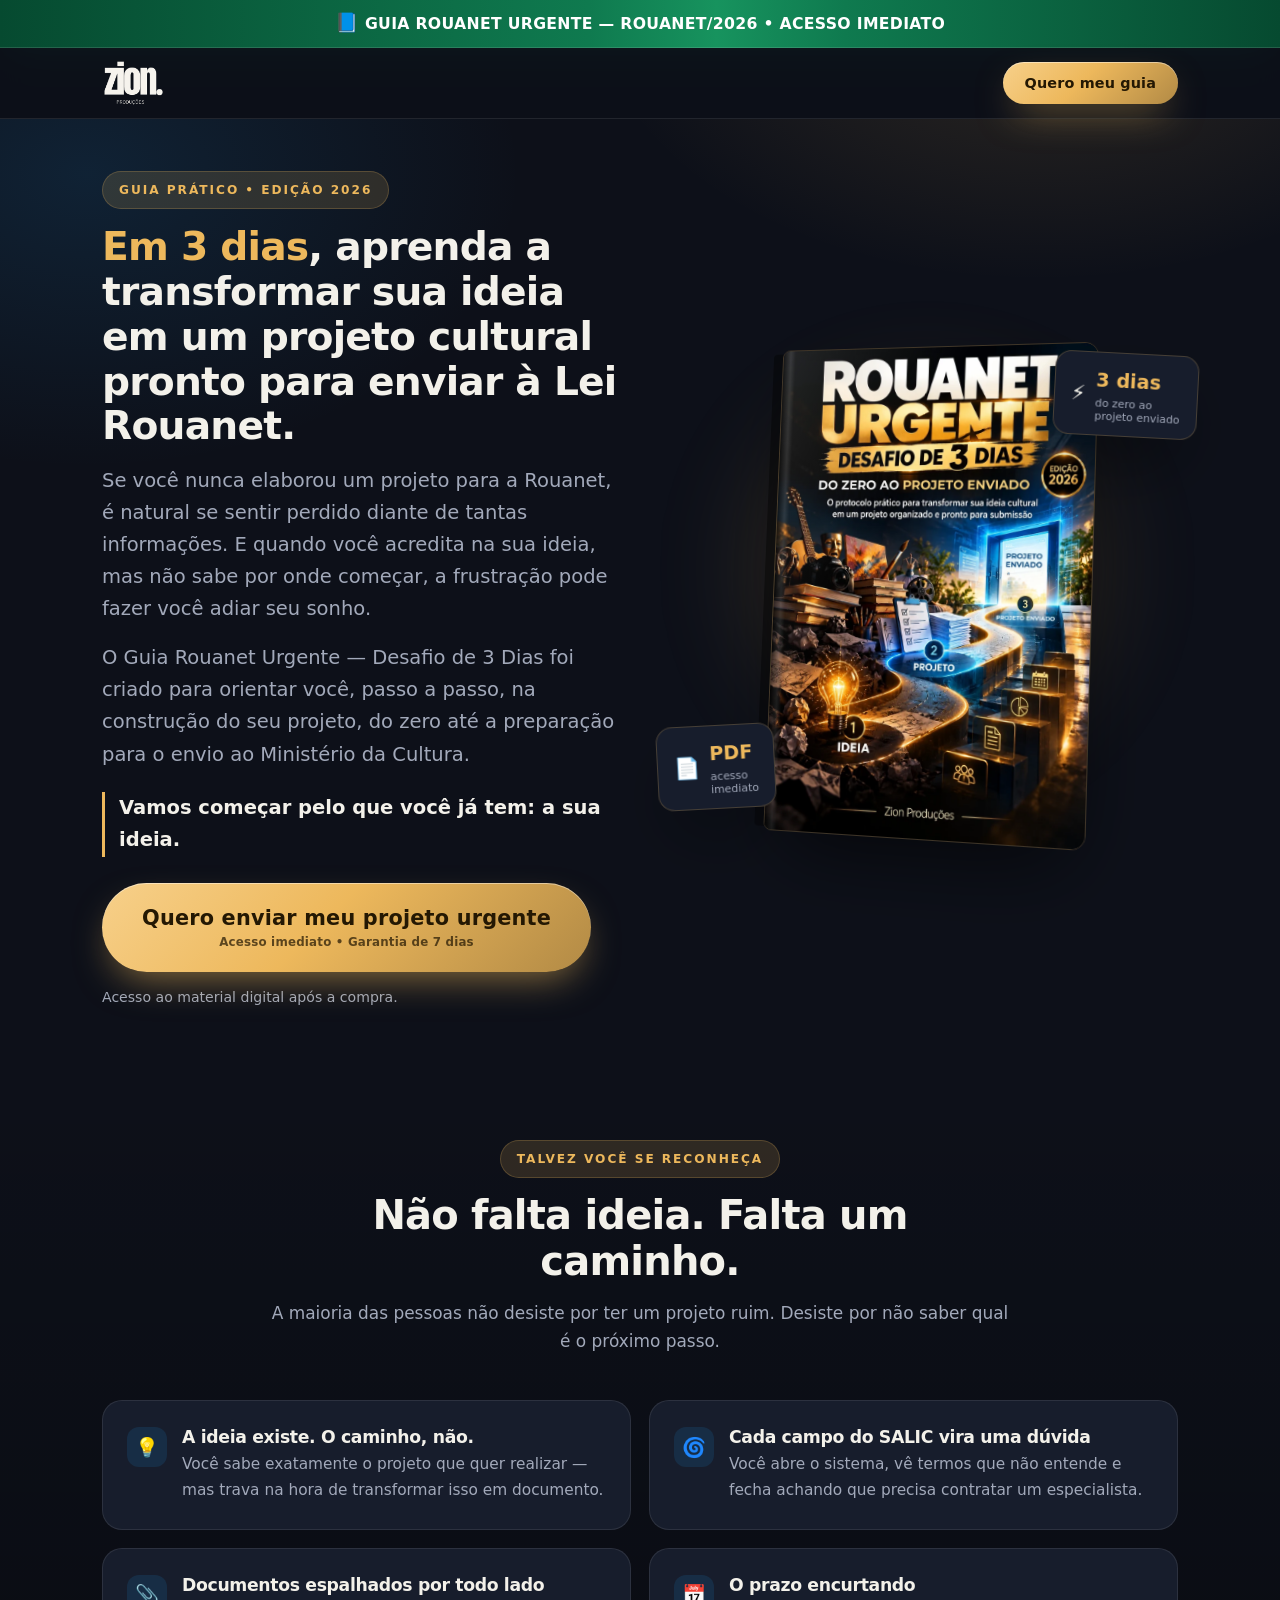
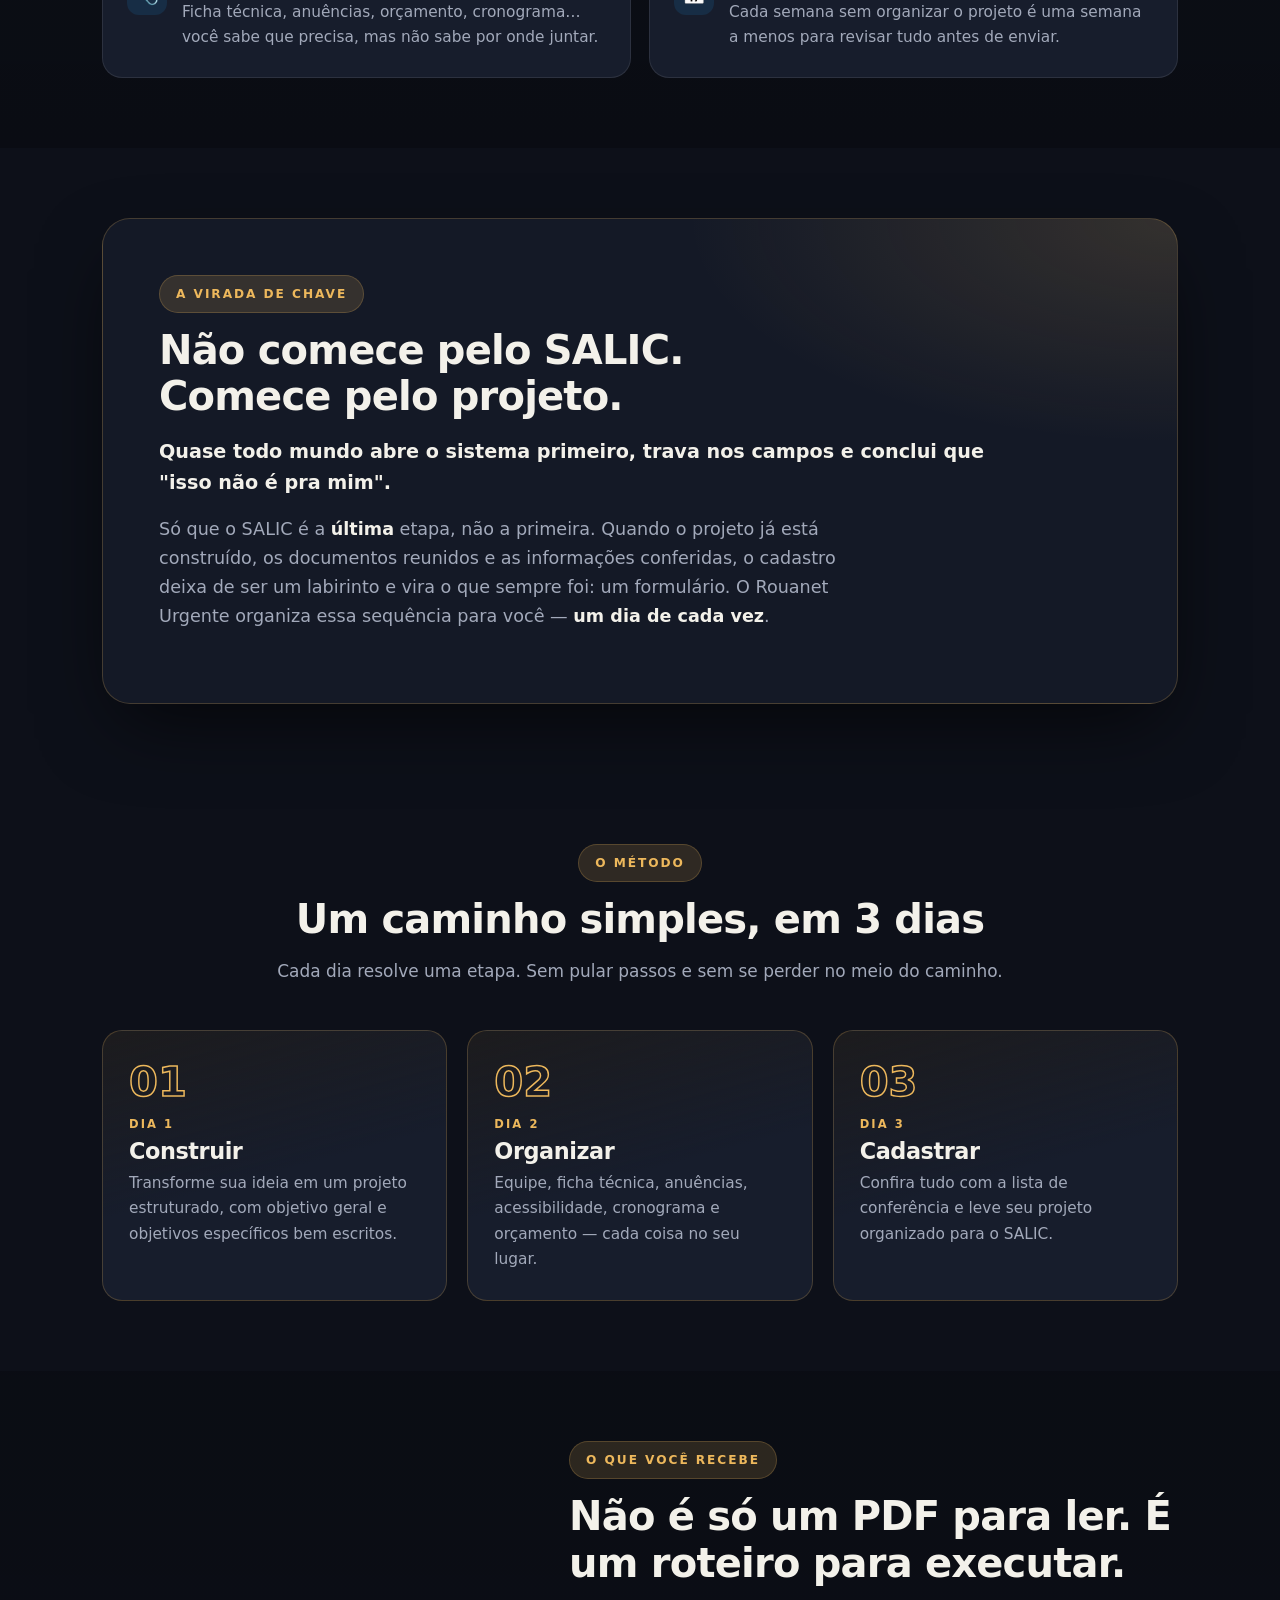
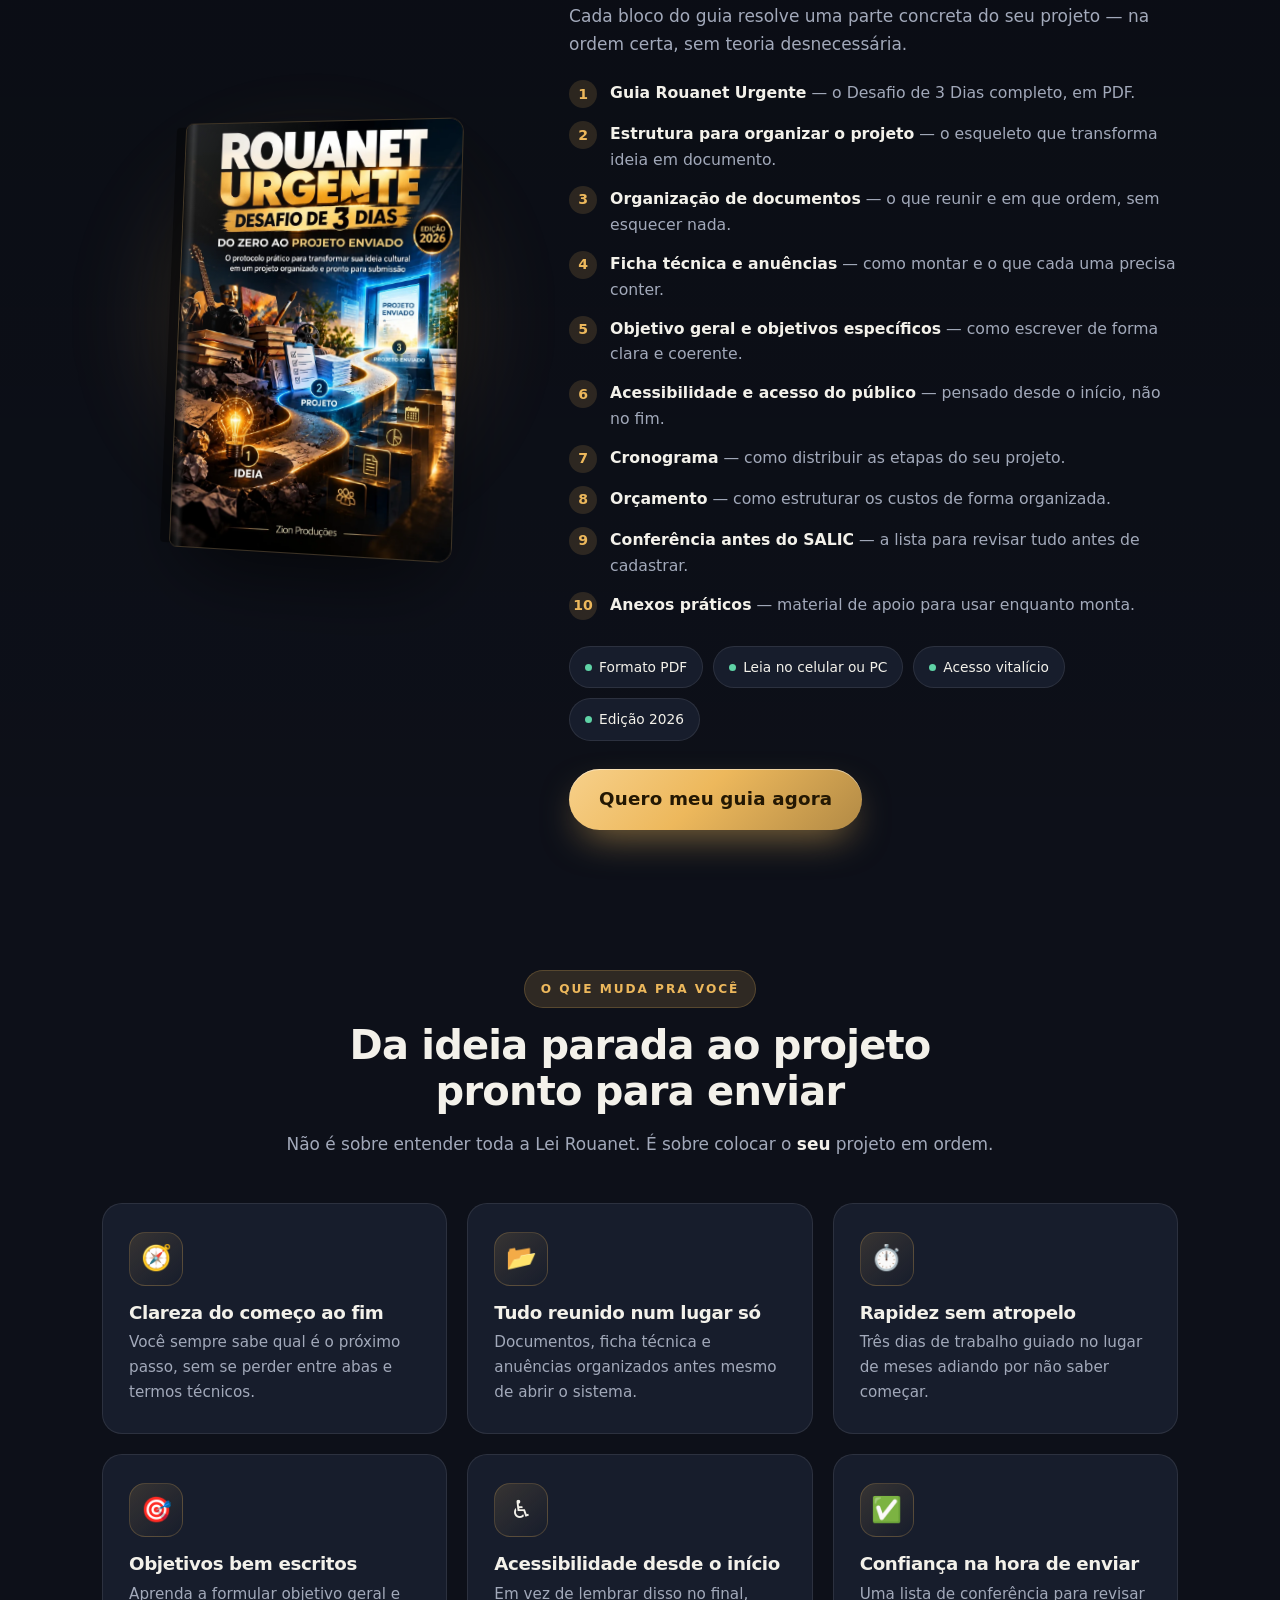
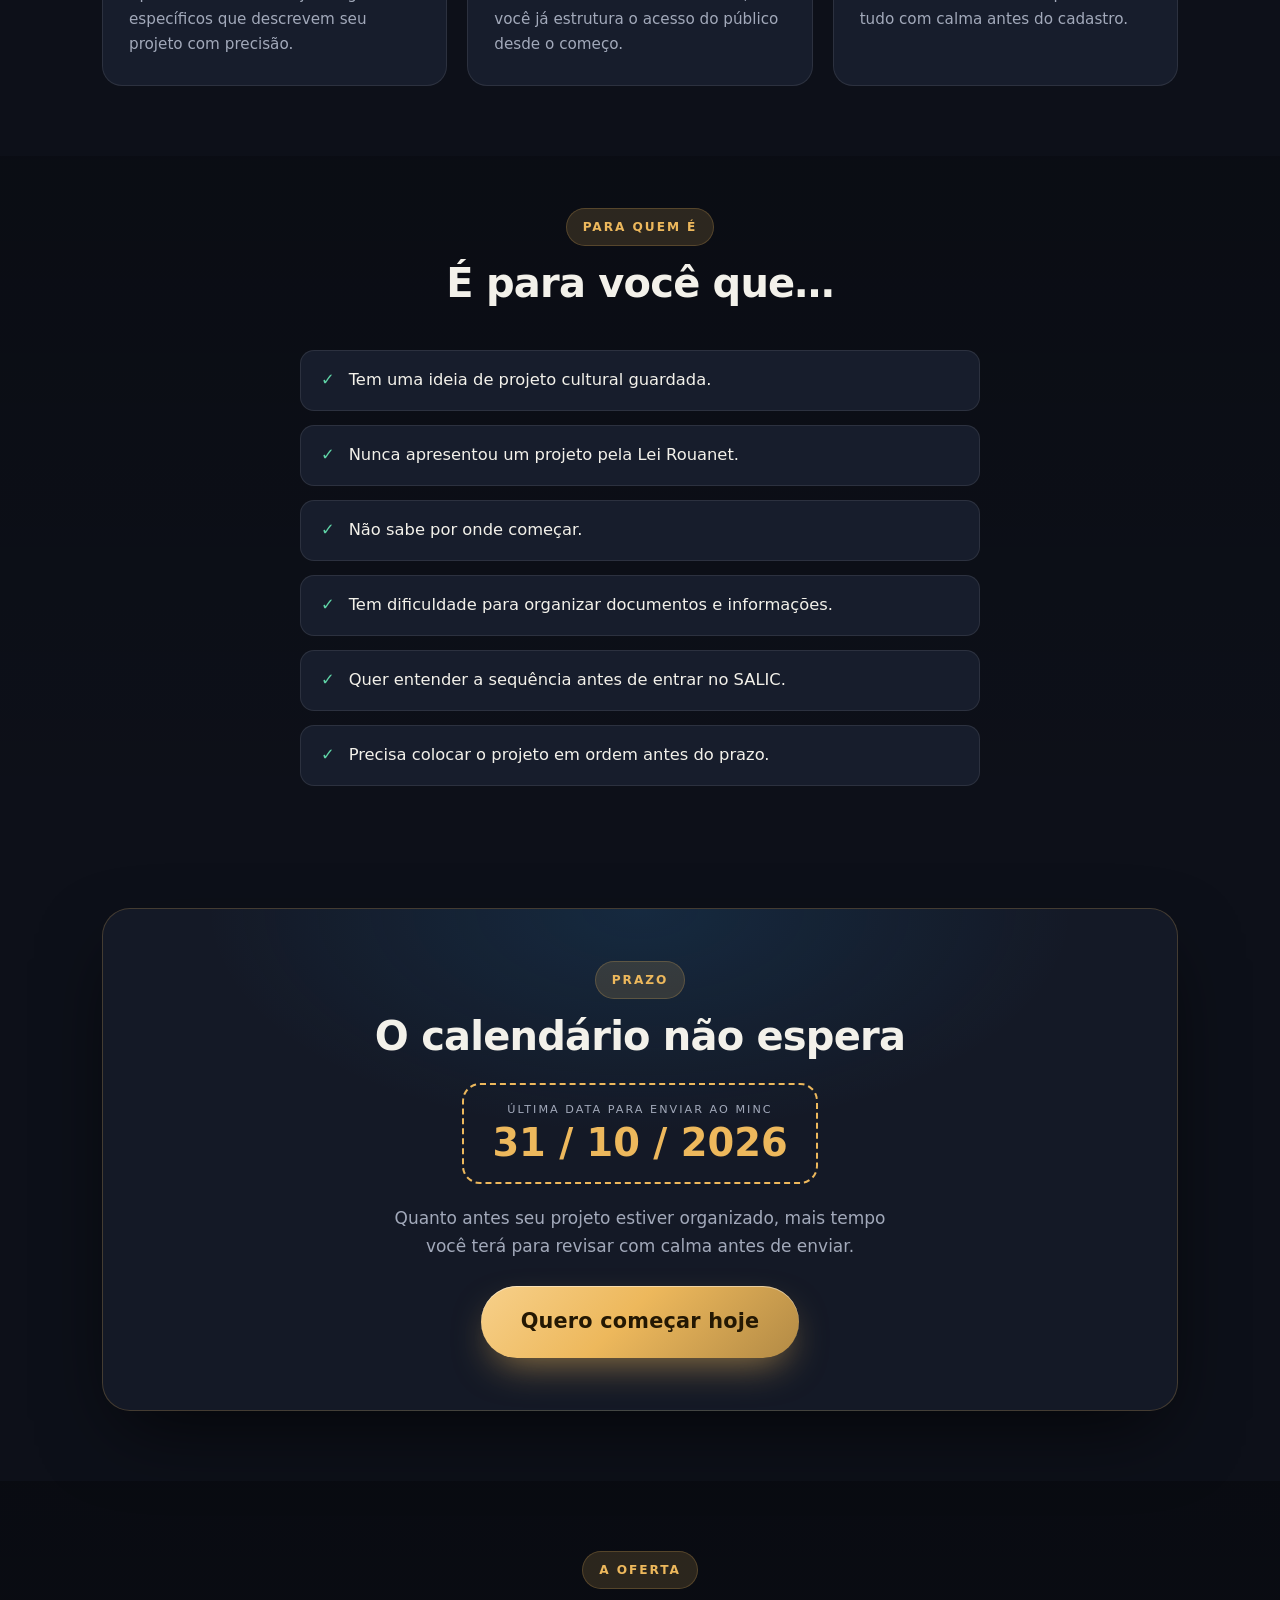
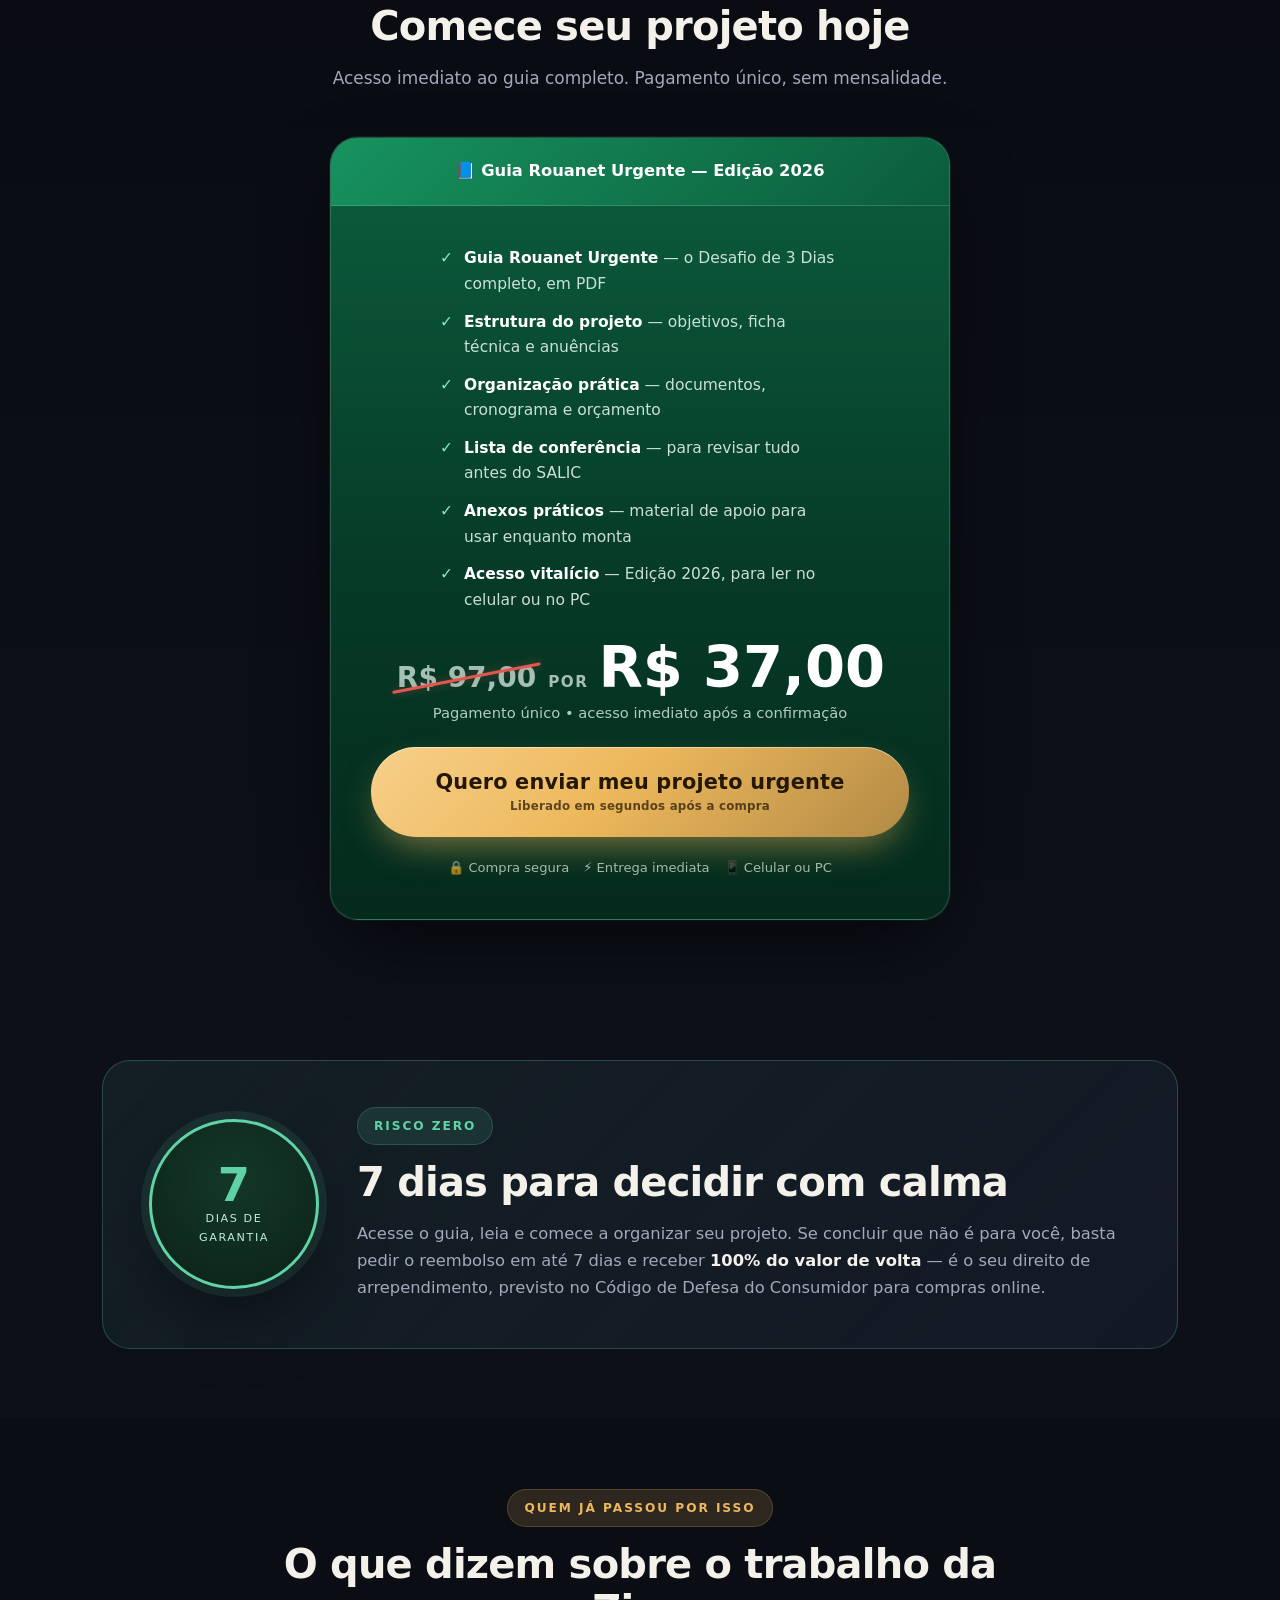
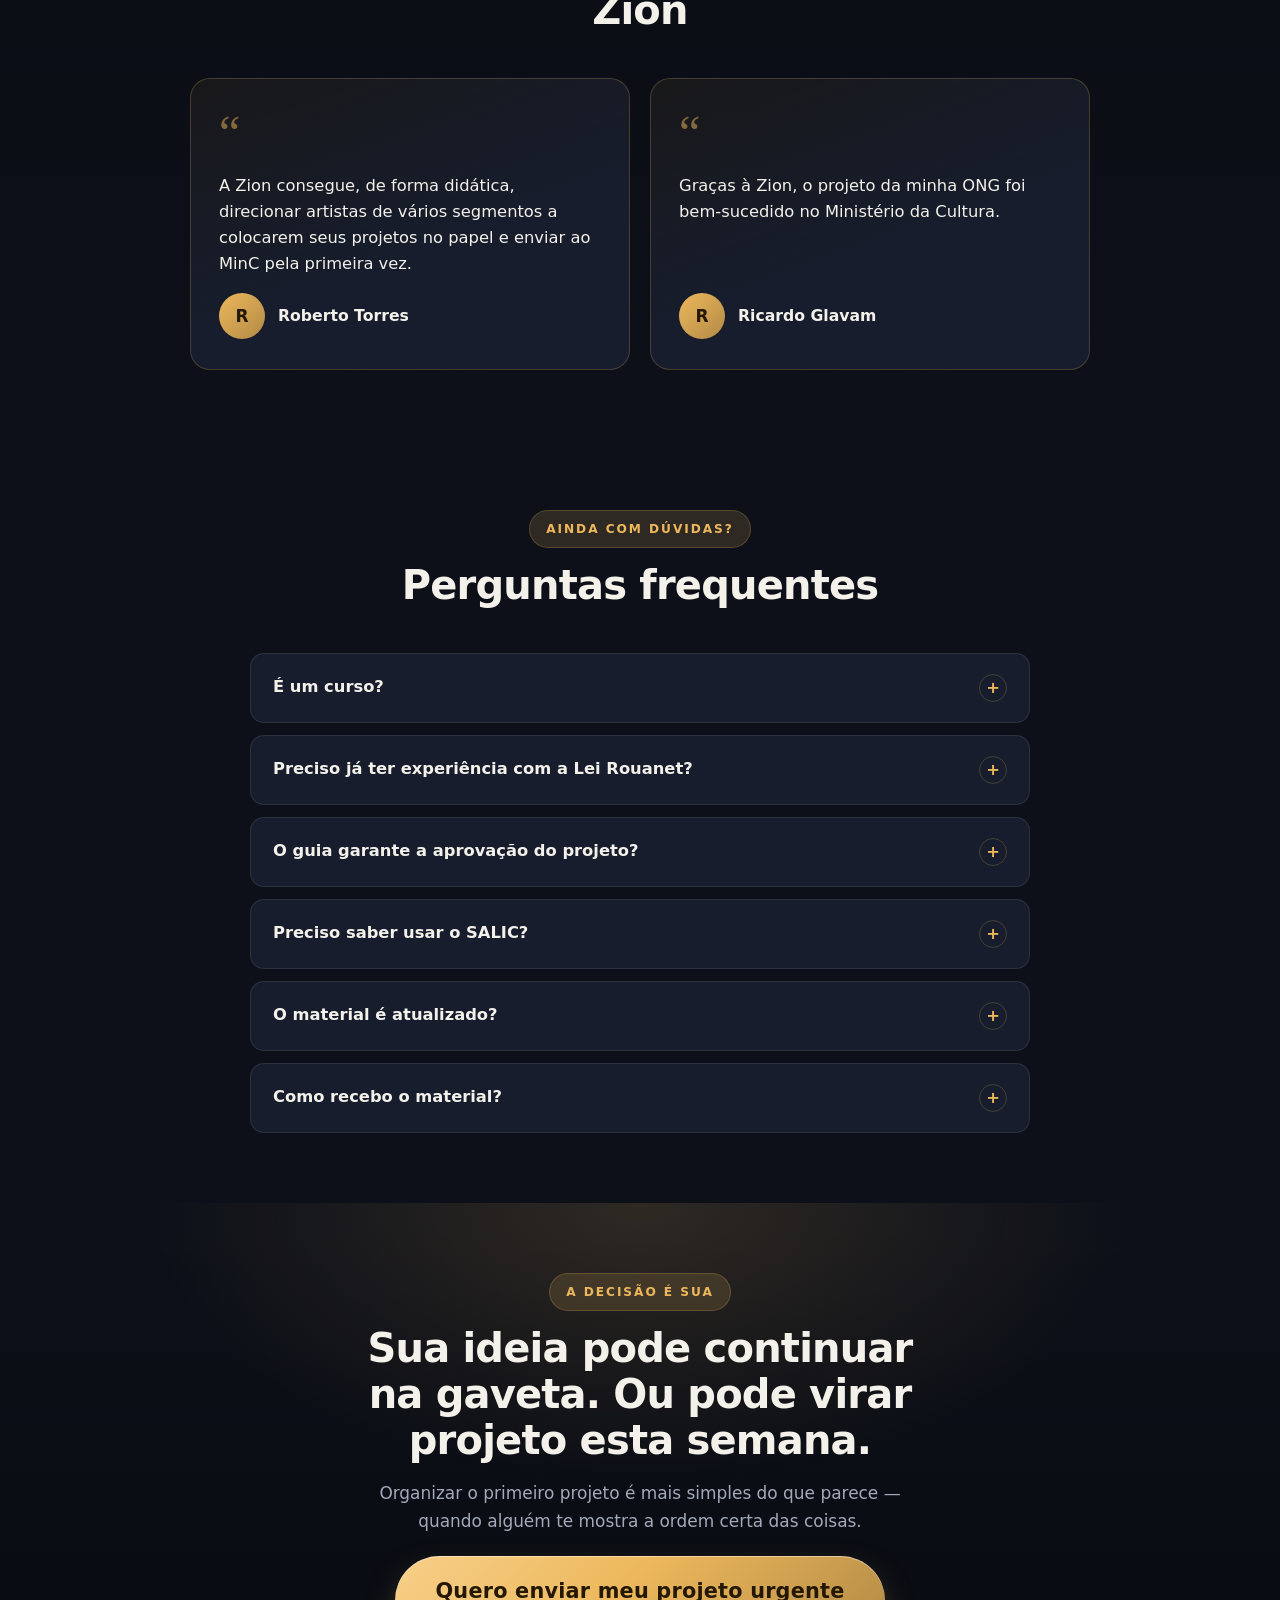
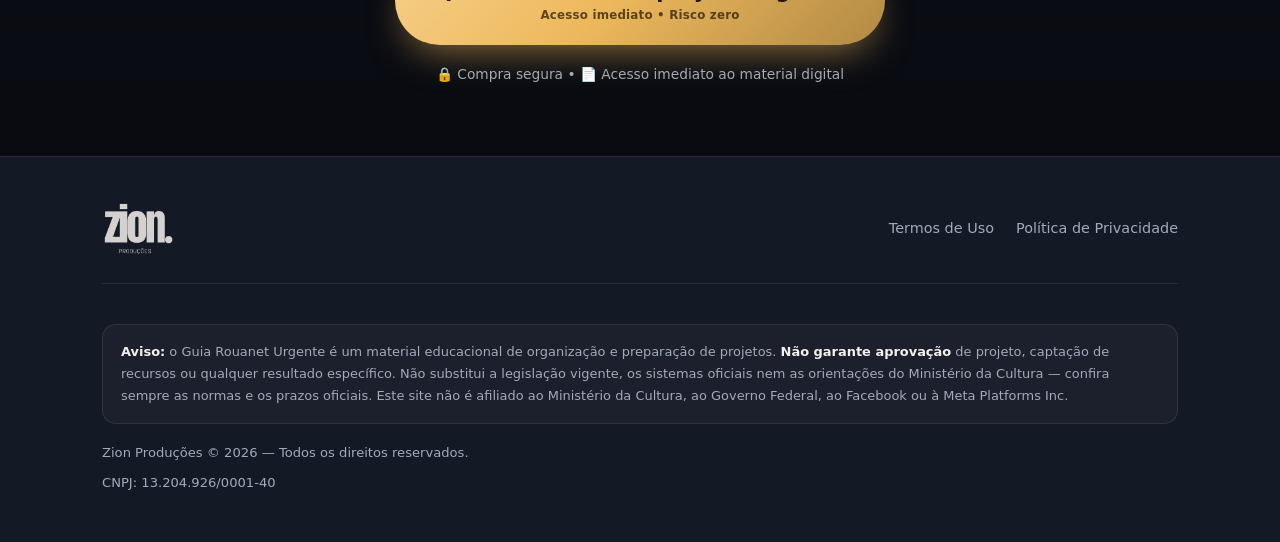
<file: rouanet/index.html>
<!doctype html>
<html lang="pt-BR">
<head>
<meta charset="utf-8" />
<meta name="viewport" content="width=device-width, initial-scale=1" />
<meta name="theme-color" content="#0d1019" />
<title>Guia Rouanet Urgente — Desafio de 3 Dias | Da ideia ao projeto enviado</title>
<meta name="description" content="Guia prático em PDF para organizar seu primeiro projeto pela Lei Rouanet em 3 dias: da ideia ao projeto enviado. Edição 2026. R$ 37. Prazo de apresentação: 31/10/2026." />
<meta name="author" content="Zion Produções" />
<meta name="facebook-domain-verification" content="c9k3440ysk6604wak3x7fpgjenpcn8" />
<meta name="robots" content="index, follow, max-image-preview:large" />

<!-- Domínio de produção (Cloudflare). A página vive na subpasta /rouanet/. -->
<link rel="canonical" href="https://ziondigitalvault.com/rouanet/" />

<!-- Open Graph / redes sociais -->
<meta property="og:type" content="website" />
<meta property="og:site_name" content="Zion Produções" />
<meta property="og:url" content="https://ziondigitalvault.com/rouanet/" />
<meta property="og:title" content="Guia Rouanet Urgente — Desafio de 3 Dias" />
<meta property="og:description" content="Da ideia ao projeto enviado. O guia prático que organiza seu primeiro projeto pela Lei Rouanet em 3 dias. R$ 37." />
<meta property="og:image" content="https://ziondigitalvault.com/rouanet/assets/capa.jpg" />
<meta property="og:image:width" content="860" />
<meta property="og:image:height" content="1290" />
<meta property="og:image:alt" content="Capa do Guia Rouanet Urgente — Desafio de 3 Dias" />
<meta property="og:locale" content="pt_BR" />
<meta name="twitter:card" content="summary_large_image" />
<meta name="twitter:title" content="Guia Rouanet Urgente — Desafio de 3 Dias" />
<meta name="twitter:description" content="Da ideia ao projeto enviado. Seu primeiro projeto Rouanet organizado em 3 dias. R$ 37." />
<meta name="twitter:image" content="https://ziondigitalvault.com/rouanet/assets/capa.jpg" />

<!-- Performance: capa é o maior elemento da primeira dobra (LCP) -->
<link rel="preload" as="image" href="assets/capa.webp" fetchpriority="high" />

<style>
  /* ============================================================
     GUIA ROUANET URGENTE — ZION PRODUÇÕES
     Mesma arquitetura da landing page da Zion: tudo é controlado
     pelo objeto CONFIG no <script> ao final do arquivo.
     Paleta extraída da capa do produto: dourado, azul-elétrico e
     fundo profundo. Tom: acolhedor, vivo, nada burocrático.
     ============================================================ */

  :root{
    --primary:#edb85c;              /* dourado da capa — injetado via CONFIG.cor_primaria */
    --primary-strong:#c8913a;
    --primary-soft:rgba(237,184,92,.15);
    --ink-on-primary:#241803;       /* texto escuro sobre botão dourado (contraste alto) */
    --blue:#1e80c4;                 /* azul-elétrico da porta da capa */
    --blue-soft:rgba(30,128,196,.16);
    --bg:#0d1019;
    --bg-elev:#141926;
    --bg-card:#171d2c;
    --line:rgba(255,255,255,.09);
    --gold-line:rgba(237,184,92,.22);
    --text:#f3f1ea;
    --muted:#a2a9ba;
    --white:#fff;
    --success:#5fd3a6;
    --warn:#f0b429;
    --radius:20px;
    --radius-sm:14px;
    --shadow-lg:0 30px 80px -20px rgba(0,0,0,.7);
    --shadow-glow:0 22px 60px -14px var(--primary-soft);
    --maxw:1120px;
    --font:system-ui,-apple-system,'Segoe UI',Roboto,Helvetica,Arial,sans-serif;
    --font-display:'Poppins',var(--font);
  }

  *{ box-sizing:border-box; }
  html{ scroll-behavior:smooth; -webkit-text-size-adjust:100%; }
  body{
    margin:0; background:var(--bg); color:var(--text);
    font-family:var(--font); font-size:17px; line-height:1.65;
    -webkit-font-smoothing:antialiased; overflow-x:hidden;
  }
  img{ max-width:100%; display:block; }
  a{ color:inherit; text-decoration:none; }
  h1,h2,h3{ font-family:var(--font-display); line-height:1.16; margin:0 0 .4em; font-weight:800; letter-spacing:-.02em; }
  h1{ font-size:clamp(2rem,5.6vw,3.3rem); }
  h2{ font-size:clamp(1.65rem,4.2vw,2.5rem); }
  h3{ font-size:clamp(1.12rem,2vw,1.4rem); }
  p{ margin:0 0 1rem; color:var(--muted); }
  strong{ color:var(--text); }
  .wrap{ width:100%; max-width:var(--maxw); margin:0 auto; padding:0 22px; }
  section{ position:relative; }

  /* ---------- Botões ---------- */
  .btn{
    --pad-y:19px; --pad-x:30px;
    display:inline-flex; align-items:center; justify-content:center; flex-direction:column;
    background:linear-gradient(135deg,#f7d08a,var(--primary) 45%,var(--primary-strong));
    color:var(--ink-on-primary); font-family:var(--font-display); font-weight:800;
    font-size:clamp(1rem,1.6vw,1.14rem); letter-spacing:.01em; text-align:center;
    padding:var(--pad-y) var(--pad-x); border:none; border-radius:999px;
    cursor:pointer; line-height:1.25; position:relative; overflow:hidden; max-width:100%;
    box-shadow:0 16px 38px -12px rgba(237,184,92,.6), inset 0 1px 0 rgba(255,255,255,.45);
    transition:transform .18s ease, box-shadow .18s ease, filter .18s ease;
  }
  .btn::after{
    content:""; position:absolute; inset:0;
    background:linear-gradient(120deg,transparent 30%,rgba(255,255,255,.45) 50%,transparent 70%);
    transform:translateX(-120%); transition:transform .7s ease;
  }
  .btn:hover{ transform:translateY(-3px); box-shadow:0 24px 52px -12px rgba(237,184,92,.75); filter:brightness(1.04); }
  .btn:hover::after{ transform:translateX(120%); }
  .btn:active{ transform:translateY(-1px) scale(.99); }
  .btn:focus-visible{ outline:3px solid var(--blue); outline-offset:3px; }
  .btn--lg{ --pad-y:23px; --pad-x:40px; font-size:clamp(1.05rem,1.9vw,1.3rem); }
  .btn--block{ display:flex; width:100%; }
  .btn__sub{ display:block; font-size:.74rem; font-weight:600; opacity:.72; margin-top:3px; }
  .btn-pulse{ animation:pulse 2.6s ease-in-out infinite; }
  @keyframes pulse{
    0%,100%{ box-shadow:0 16px 38px -12px rgba(237,184,92,.6), 0 0 0 0 var(--primary-soft); }
    50%{ box-shadow:0 16px 38px -12px rgba(237,184,92,.6), 0 0 0 18px transparent; }
  }

  .eyebrow{
    display:inline-flex; align-items:center; gap:8px;
    font-family:var(--font-display); font-weight:700; font-size:.76rem;
    letter-spacing:.16em; text-transform:uppercase; color:var(--primary);
    background:var(--primary-soft); padding:8px 16px; border-radius:999px;
    border:1px solid var(--gold-line);
  }
  .center{ text-align:center; }
  .reveal{ opacity:0; transform:translateY(24px); transition:opacity .7s ease, transform .7s ease; }
  .reveal.in{ opacity:1; transform:none; }

  /* ---------- Barra de prazo ---------- */
  .topbar{
    background:linear-gradient(90deg,#064a30,#0f7a4f 46%,#17935e 56%,#0f7a4f 66%,#064a30);
    color:#fff; text-align:center;
    padding:13px 16px; position:relative; z-index:20; overflow:hidden;
    border-bottom:1px solid rgba(255,255,255,.12);
    box-shadow:0 10px 30px -14px rgba(23,147,94,.8);
  }
  /* brilho que atravessa a barra de tempos em tempos */
  .topbar::after{
    content:""; position:absolute; top:0; bottom:0; width:38%;
    background:linear-gradient(100deg,transparent,rgba(255,255,255,.5),transparent);
    transform:skewX(-18deg); left:-45%;
    animation:topbarShine 5.5s ease-in-out infinite;
  }
  @keyframes topbarShine{
    0%,72%{ left:-45%; }
    100%{ left:115%; }
  }
  .topbar__in{
    position:relative; z-index:1;
    display:flex; align-items:center; justify-content:center;
    gap:10px; flex-wrap:wrap;
    font-size:clamp(.8rem,2.4vw,.98rem); font-weight:800; line-height:1.3;
    text-transform:uppercase; letter-spacing:.02em;
  }
  .topbar .cd-tag{ text-transform:none; letter-spacing:.08em; }
  .topbar .ico{ font-size:1.18rem; line-height:1; animation:topbarTilt 3.4s ease-in-out infinite; }
  @keyframes topbarTilt{
    0%,60%,100%{ transform:rotate(0); }
    70%{ transform:rotate(16deg); }
    80%{ transform:rotate(-12deg); }
    90%{ transform:rotate(7deg); }
  }
  .topbar .bang{ font-size:1.1em; }
  .topbar .cd-label{ font-weight:800; }
  .topbar .cd-txt{ font-weight:800; }

  /* ---- Contador regressivo (verde) ---- */
  .cd-box{ display:inline-flex; align-items:center; gap:5px; }
  .cd{
    display:inline-flex; flex-direction:column; align-items:center; justify-content:center;
    min-width:48px; padding:4px 5px 4px; border-radius:11px;
    background:linear-gradient(180deg,#0a4a31,#04291b);
    border:1px solid rgba(255,255,255,.26);
    box-shadow:0 0 0 1px rgba(0,0,0,.3), 0 8px 18px -10px rgba(0,0,0,.9),
               inset 0 1px 0 rgba(255,255,255,.14);
  }
  /* placa dourada com o número em marrom — mesmo par de cores dos botões */
  .cd b{
    display:block; width:100%; text-align:center;
    padding:2px 7px 1px; border-radius:7px;
    background:linear-gradient(180deg,#f6d794,var(--primary));
    color:var(--ink-on-primary);
    font-family:var(--font-display); font-weight:800;
    font-size:1.2rem; line-height:1.12; letter-spacing:-.02em;
    font-variant-numeric:tabular-nums;
    box-shadow:inset 0 -1px 0 rgba(0,0,0,.12);
  }
  .cd i{
    font-style:normal; font-size:.56rem; font-weight:700;
    letter-spacing:.1em; text-transform:uppercase;
    color:rgba(255,255,255,.9); margin-top:3px;
  }
  /* só a caixa dos segundos pisca, marcando o tempo correndo */
  .cd:last-child b{ animation:cdTick 1s steps(2,end) infinite; }
  @keyframes cdTick{ 0%,70%{ opacity:1; } 85%{ opacity:.55; } 100%{ opacity:1; } }

  .cd-tag{
    display:inline-flex; align-items:center;
    background:rgba(23,16,10,.9); color:#ffd98a;
    font-size:.72rem; font-weight:800; letter-spacing:.08em;
    padding:5px 11px; border-radius:999px;
    border:1px solid rgba(255,255,255,.2);
  }

  @media(max-width:520px){
    .topbar{ padding:11px 13px; }
    .topbar__in{ gap:7px; }
    .cd{ min-width:42px; padding:4px 7px 3px; }
    .cd b{ font-size:1.08rem; }
    .cd i{ font-size:.52rem; }
    .cd-tag{ font-size:.68rem; padding:4px 9px; }
  }

  /* ---------- Cabeçalho ---------- */
  .site-header{
    position:sticky; top:0; z-index:30;
    backdrop-filter:blur(12px); background:rgba(13,16,25,.82);
    border-bottom:1px solid var(--line);
  }
  .site-header .wrap{ display:flex; align-items:center; justify-content:space-between; height:70px; }
  .brand-logo{ height:48px; width:auto; }
  .site-footer .brand-logo{ height:56px; opacity:.85; }
  .site-header .btn{ --pad-y:12px; --pad-x:22px; font-size:.9rem; }
  .header-cta-hide{ display:none; }
  @media(min-width:860px){ .header-cta-hide{ display:inline-flex; } }

  /* ---------- Hero ---------- */
  .hero{ padding:52px 0 60px; overflow:hidden; }
  .hero::before{
    content:""; position:absolute; inset:-20% -10% auto -10%; height:720px; z-index:0; pointer-events:none;
    background:
      radial-gradient(640px 400px at 76% 10%, var(--primary-soft), transparent 70%),
      radial-gradient(620px 420px at 14% 34%, var(--blue-soft), transparent 70%);
  }
  .hero .wrap{ position:relative; z-index:1; }
  .hero-grid{ display:grid; grid-template-columns:1fr; gap:40px; align-items:center; }
  @media(min-width:960px){ .hero-grid{ grid-template-columns:1.02fr .98fr; gap:54px; } }
  .hero h1 .hl{ color:var(--primary); }
  /* headline longa: corpo um pouco menor para o conjunto caber na primeira tela */
  .hero h1{ font-size:clamp(1.72rem,3.5vw,2.45rem); line-height:1.14; max-width:19ch; }
  .hero .sub{ font-size:clamp(1.04rem,1.8vw,1.22rem); color:var(--muted); max-width:52ch; }
  .hero .sub strong{ color:var(--text); }
  .hero .sub span{ display:block; }
  .hero .sub span + span{ margin-top:.85em; }
  .hero .sub .sub-final{
    color:var(--text); font-weight:600;
    border-left:3px solid var(--primary); padding-left:14px;
    margin-top:1.1em;
  }
  .hero-actions{ margin-top:26px; }
  .hero-note{ margin:14px 0 0; font-size:.88rem; color:var(--muted); }

  /* Capa em mockup 3D */
  .cover-stage{ position:relative; display:grid; place-items:center; perspective:1400px; }
  .cover-glow{
    position:absolute; inset:6% 10%; z-index:0; filter:blur(54px);
    background:radial-gradient(circle at 50% 45%, var(--primary), transparent 66%); opacity:.4;
  }
  .ebook{
    position:relative; z-index:1; width:min(330px,76%);
    border-radius:8px 14px 14px 8px; overflow:hidden;
    box-shadow:var(--shadow-lg), -14px 0 0 -4px rgba(0,0,0,.4);
    transform:rotateY(-15deg) rotateX(4deg) rotateZ(1deg);
    transition:transform .6s cubic-bezier(.2,.7,.2,1);
    border:1px solid var(--gold-line); aspect-ratio:860/1290;
  }
  .cover-stage:hover .ebook{ transform:rotateY(-7deg) rotateX(2deg); }
  .ebook::before{
    content:""; position:absolute; left:0; top:0; bottom:0; width:13px; z-index:3;
    background:linear-gradient(90deg,rgba(0,0,0,.4),rgba(255,255,255,.1) 60%,transparent);
  }
  .ebook::after{
    content:""; position:absolute; inset:0; z-index:2; pointer-events:none;
    background:linear-gradient(115deg,rgba(255,255,255,.14) 0%,transparent 36%);
  }
  .ebook img{ width:100%; height:100%; object-fit:cover; }
  .cover-badge{
    position:absolute; z-index:4; right:-4%; top:2%;
    background:var(--bg-card); border:1px solid var(--gold-line);
    border-radius:16px; padding:12px 16px; box-shadow:var(--shadow-lg);
    display:flex; align-items:center; gap:10px; transform:rotate(3deg);
  }
  .cover-badge .n{ font-family:var(--font-display); font-weight:800; font-size:1.2rem; color:var(--primary); }
  .cover-badge .l{ font-size:.68rem; color:var(--muted); line-height:1.2; }
  .cover-badge .ic{ font-size:1.3rem; }
  .cover-badge.bl{ right:auto; left:-4%; top:auto; bottom:6%; transform:rotate(-3deg); }
  @media(max-width:600px){ .cover-badge{ display:none; } }

  /* ---------- Seções ---------- */
  .sec{ padding:70px 0; }
  .sec--tight{ padding:52px 0; }
  .sec-head{ max-width:740px; margin:0 auto 44px; text-align:center; }
  .sec-head p{ font-size:1.06rem; }

  /* ---------- Dores ---------- */
  .pain{ background:linear-gradient(180deg,transparent,rgba(0,0,0,.25)); }
  .pain-grid{ display:grid; gap:18px; grid-template-columns:1fr; }
  @media(min-width:640px){ .pain-grid{ grid-template-columns:1fr 1fr; } }
  .pain-card{
    background:var(--bg-card); border:1px solid var(--line); border-radius:var(--radius);
    padding:26px 24px; display:flex; gap:15px; align-items:flex-start;
  }
  .pain-card .x{
    flex:0 0 auto; width:40px; height:40px; border-radius:12px; display:grid; place-items:center;
    background:var(--blue-soft); font-size:1.2rem;
  }
  .pain-card h3{ font-size:1.08rem; margin-bottom:5px; }
  .pain-card p{ margin:0; font-size:.96rem; }

  /* ---------- Virada de chave ---------- */
  .insight-box{
    background:
      radial-gradient(700px 320px at 100% 0%, var(--primary-soft), transparent 70%),
      var(--bg-elev);
    border:1px solid var(--gold-line); border-radius:28px; padding:clamp(30px,5vw,56px);
    box-shadow:var(--shadow-lg); position:relative; overflow:hidden;
  }
  .insight-box h2{ max-width:22ch; }
  .insight-box p{ font-size:1.1rem; max-width:62ch; }
  .insight-box .lead{ color:var(--text); font-weight:600; font-size:1.2rem; }

  /* ---------- Os 3 dias ---------- */
  .dias-grid{ display:grid; gap:20px; grid-template-columns:1fr; }
  @media(min-width:800px){ .dias-grid{ grid-template-columns:repeat(3,1fr); } }
  .dia{
    position:relative; background:linear-gradient(165deg,rgba(237,184,92,.07),var(--bg-card) 52%);
    border:1px solid var(--gold-line); border-radius:var(--radius); padding:30px 26px 28px;
    transition:transform .25s ease, box-shadow .25s ease, border-color .25s ease;
  }
  .dia:hover{ transform:translateY(-5px); border-color:rgba(237,184,92,.45); box-shadow:var(--shadow-glow); }
  .dia .num{
    font-family:var(--font-display); font-weight:800; font-size:2.6rem; line-height:1;
    color:transparent; -webkit-text-stroke:1.5px var(--primary); margin-bottom:12px;
  }
  .dia .k{ font-size:.72rem; letter-spacing:.18em; text-transform:uppercase; color:var(--primary); font-weight:700; display:block; margin-bottom:4px; }
  .dia h3{ margin-bottom:7px; }
  .dia p{ margin:0; font-size:.96rem; }

  /* ---------- Apresentação ---------- */
  .present-grid{ display:grid; grid-template-columns:1fr; gap:44px; align-items:center; }
  @media(min-width:900px){ .present-grid{ grid-template-columns:.82fr 1.18fr; } }
  .present-list{ list-style:none; padding:0; margin:22px 0 0; display:grid; gap:13px; }
  .present-list li{ display:flex; gap:13px; align-items:flex-start; }
  .present-list .ic{
    flex:0 0 auto; width:28px; height:28px; border-radius:50%; display:grid; place-items:center;
    background:var(--primary-soft); color:var(--primary); font-weight:800; font-size:.88rem;
  }
  .present-list li span{ color:var(--muted); font-size:.98rem; }
  .present-list li b{ color:var(--text); }
  .meta-chips{ display:flex; flex-wrap:wrap; gap:10px; margin-top:26px; }
  .chip{
    display:inline-flex; align-items:center; gap:7px; font-size:.86rem; color:var(--text);
    background:var(--bg-card); border:1px solid var(--line); padding:9px 15px; border-radius:999px;
  }
  .chip .d{ width:7px; height:7px; border-radius:50%; background:var(--success); }

  /* ---------- Benefícios ---------- */
  .benefits-grid{ display:grid; gap:20px; grid-template-columns:1fr; }
  @media(min-width:640px){ .benefits-grid{ grid-template-columns:1fr 1fr; } }
  @media(min-width:980px){ .benefits-grid{ grid-template-columns:repeat(3,1fr); } }
  .benefit{
    background:var(--bg-card); border:1px solid var(--line); border-radius:var(--radius);
    padding:28px 26px; transition:transform .25s ease, border-color .25s ease, box-shadow .25s ease;
  }
  .benefit:hover{ transform:translateY(-5px); border-color:var(--gold-line); box-shadow:var(--shadow-glow); }
  .benefit .ic{
    width:54px; height:54px; border-radius:16px; display:grid; place-items:center; font-size:1.55rem;
    background:linear-gradient(140deg,var(--primary-soft),transparent);
    border:1px solid var(--gold-line); margin-bottom:16px;
  }
  .benefit h3{ font-size:1.14rem; }
  .benefit p{ margin:0; font-size:.95rem; }

  /* ---------- Para quem é ---------- */
  .forwho{ list-style:none; padding:0; margin:0; display:grid; gap:14px; max-width:680px; margin:0 auto; }
  .forwho li{
    display:flex; gap:14px; align-items:flex-start; font-size:1.02rem;
    background:var(--bg-card); border:1px solid var(--line); border-radius:var(--radius-sm); padding:16px 20px;
  }
  .forwho .ck{ color:var(--success); font-weight:800; flex:0 0 auto; }

  /* ---------- Prazo ---------- */
  .prazo-box{
    text-align:center; border:1px solid var(--gold-line); border-radius:28px;
    background:radial-gradient(620px 320px at 50% 0%, var(--blue-soft), transparent 70%), var(--bg-elev);
    padding:clamp(32px,5vw,52px); box-shadow:var(--shadow-lg);
  }
  .stamp{ display:inline-block; border:2px dashed var(--primary); border-radius:18px; padding:16px 28px; margin:8px 0 20px; }
  .stamp .lbl{ font-size:.7rem; letter-spacing:.18em; text-transform:uppercase; color:var(--muted); }
  .stamp .date{ font-family:var(--font-display); font-weight:800; font-size:clamp(1.8rem,6vw,2.4rem); color:var(--primary); line-height:1.2; }
  .countdown-real{ font-size:1.02rem; color:var(--muted); margin:0 0 24px; }
  .countdown-real b{ color:var(--text); font-family:var(--font-display); font-size:1.4rem; }

  /* ---------- Oferta ---------- */
  .offer{ background:linear-gradient(180deg,rgba(0,0,0,.3),transparent); }
  .offer-card{
    max-width:620px; margin:0 auto;
    background:linear-gradient(180deg,#0c5e3e,#063b27 55%,#042a1c);
    border:1px solid rgba(255,255,255,.16); border-radius:28px; overflow:hidden;
    box-shadow:0 30px 80px -20px rgba(0,0,0,.75), 0 0 0 1px rgba(23,147,94,.18);
  }
  .offer-card .top{
    background:linear-gradient(135deg,#17935e,#0b5c3c);
    color:#fff; text-align:center; padding:20px;
    border-bottom:1px solid rgba(255,255,255,.14);
    font-family:var(--font-display); font-weight:800; font-size:1.02rem;
  }
  /* dentro do cartão verde, os textos ganham tons claros */
  .offer-card .offer-includes li{ color:rgba(235,249,242,.86); }
  .offer-card .offer-includes li::before{ color:#7ff0bb; }
  .offer-card .offer-includes li b{ color:#fff; }
  .offer-card .price .now{ color:#fff; }
  .offer-card .price .de,
  .offer-card .price .por{ color:rgba(226,246,237,.72); }
  .offer-card .price-note{ color:rgba(226,246,237,.78); }
  .offer-card .price-note b{ color:var(--primary); }
  .offer-card .pay-badges{ color:rgba(226,246,237,.7); }
  .offer-card .body{ padding:clamp(26px,4vw,40px); text-align:center; }
  .offer-includes{ list-style:none; padding:0; margin:0 auto 26px; max-width:400px; text-align:left; display:grid; gap:12px; }
  .offer-includes li{ display:flex; gap:11px; align-items:flex-start; color:var(--muted); font-size:.97rem; }
  .offer-includes li::before{ content:"✓"; color:var(--success); font-weight:800; flex:0 0 auto; }
  .offer-includes li b{ color:var(--text); }
  .price{ display:flex; align-items:baseline; justify-content:center; gap:10px; margin:6px 0 4px; flex-wrap:wrap; }
  .price .now{ font-family:var(--font-display); font-weight:800; font-size:clamp(2.6rem,8vw,3.6rem); color:var(--text); line-height:1; }
  /* preço anterior, cortado em diagonal */
  .price .de{
    position:relative; font-family:var(--font-display); font-weight:700;
    font-size:clamp(1.3rem,4vw,1.75rem); color:var(--muted); line-height:1;
    padding:0 2px;
  }
  .price .de::after{
    content:""; position:absolute; left:-4px; right:-4px; top:50%;
    height:3px; border-radius:3px; background:#e3574f;
    transform:translateY(-50%) rotate(-11deg);
    box-shadow:0 0 10px rgba(227,87,79,.45);
  }
  .price .por{
    font-size:.95rem; font-weight:700; color:var(--muted);
    text-transform:uppercase; letter-spacing:.1em;
  }
  .price-note{ font-size:.92rem; color:var(--muted); margin-bottom:22px; }
  .price-note b{ color:var(--primary); }
  .pay-badges{ display:flex; align-items:center; justify-content:center; gap:14px; margin-top:20px; flex-wrap:wrap; color:var(--muted); font-size:.82rem; }

  /* ---------- Garantia ---------- */
  .guarantee-box{
    display:grid; grid-template-columns:1fr; gap:28px; align-items:center;
    background:linear-gradient(135deg,rgba(95,211,166,.08),var(--bg-elev));
    border:1px solid rgba(95,211,166,.26); border-radius:28px; padding:clamp(28px,4vw,46px);
  }
  @media(min-width:760px){ .guarantee-box{ grid-template-columns:170px 1fr; gap:38px; } }
  .seal{
    width:170px; max-width:50vw; margin:0 auto; aspect-ratio:1; border-radius:50%;
    background:radial-gradient(circle at 50% 35%,#133828,#0c2119);
    border:3px solid var(--success); display:grid; place-items:center; text-align:center;
    box-shadow:0 0 0 8px rgba(95,211,166,.1), var(--shadow-lg);
  }
  .seal .big{ font-family:var(--font-display); font-weight:800; font-size:2.9rem; color:var(--success); line-height:1; }
  .seal .sm{ font-size:.7rem; letter-spacing:.14em; text-transform:uppercase; color:#b9f0d9; margin-top:2px; }
  .guarantee-box p{ font-size:1.02rem; margin-bottom:0; }

  /* ---------- Depoimentos ---------- */
  .tst-grid{ display:grid; gap:20px; grid-template-columns:1fr; max-width:900px; margin:0 auto; }
  @media(min-width:760px){ .tst-grid{ grid-template-columns:1fr 1fr; } }
  .tst{
    background:linear-gradient(160deg,rgba(237,184,92,.06),var(--bg-card) 55%);
    border:1px solid var(--gold-line); border-radius:var(--radius); padding:30px 28px;
    display:flex; flex-direction:column; gap:16px; position:relative;
  }
  .tst .mark{ font-family:Georgia,serif; font-size:3rem; line-height:1; color:var(--primary); opacity:.5; }
  .tst p{ margin:0; color:var(--text); font-size:1.02rem; line-height:1.6; }
  .tst .who{ display:flex; align-items:center; gap:13px; margin-top:auto; }
  .tst .who i{
    width:46px; height:46px; border-radius:50%; flex:0 0 auto;
    background:linear-gradient(135deg,var(--primary),var(--primary-strong));
    display:grid; place-items:center; color:var(--ink-on-primary);
    font-family:var(--font-display); font-weight:800; font-style:normal;
  }
  .tst .who .nm{ font-weight:700; font-size:.98rem; }

  /* ---------- FAQ ---------- */
  .faq-list{ max-width:780px; margin:0 auto; display:grid; gap:12px; }
  .faq-item{ background:var(--bg-card); border:1px solid var(--line); border-radius:var(--radius-sm); overflow:hidden; transition:border-color .2s ease; }
  .faq-item[open]{ border-color:var(--gold-line); }
  .faq-item summary{
    list-style:none; cursor:pointer; padding:20px 22px; display:flex; align-items:center; justify-content:space-between; gap:16px;
    font-family:var(--font-display); font-weight:600; font-size:1.02rem; color:var(--text);
  }
  .faq-item summary::-webkit-details-marker{ display:none; }
  .faq-item summary .plus{
    flex:0 0 auto; width:28px; height:28px; border-radius:50%; border:1px solid var(--gold-line);
    display:grid; place-items:center; transition:transform .25s ease, background .25s ease;
    color:var(--primary); font-weight:700;
  }
  .faq-item[open] summary .plus{ transform:rotate(45deg); background:var(--primary-soft); }
  .faq-item .ans{ padding:0 22px 20px; }
  .faq-item .ans p{ margin:0; }

  /* ---------- CTA final ---------- */
  .final{
    text-align:center;
    background:
      radial-gradient(700px 400px at 50% 0%, var(--primary-soft), transparent 70%),
      linear-gradient(180deg,transparent,rgba(0,0,0,.35));
  }
  .final h2{ max-width:20ch; margin-left:auto; margin-right:auto; }
  .final p{ max-width:52ch; margin-left:auto; margin-right:auto; font-size:1.06rem; }
  .final .micro{ margin-top:18px; font-size:.86rem; color:var(--muted); }

  /* ---------- Rodapé ---------- */
  .site-footer{ border-top:1px solid var(--line); padding:44px 0 40px; background:var(--bg-elev); }
  .footer-top{ display:flex; flex-direction:column; gap:24px; align-items:center; justify-content:space-between; text-align:center; }
  @media(min-width:760px){ .footer-top{ flex-direction:row; text-align:left; } }
  .footer-links{ display:flex; gap:22px; flex-wrap:wrap; justify-content:center; font-size:.9rem; }
  .footer-links a{ color:var(--muted); transition:color .2s ease; }
  .footer-links a:hover{ color:var(--text); }
  .footer-meta{ margin-top:26px; padding-top:24px; border-top:1px solid var(--line); font-size:.82rem; color:var(--muted); }
  .footer-meta p{ margin:0 0 8px; font-size:.82rem; }
  .disclaimer{ background:rgba(255,255,255,.03); border:1px solid var(--line); border-radius:14px; padding:16px 18px; margin-top:16px; font-size:.81rem; line-height:1.7; }
  .disclaimer b{ color:var(--text); }

  /* ---------- Barra fixa no celular ---------- */
  .sticky-cta{
    position:fixed; left:0; right:0; bottom:0; z-index:40;
    padding:12px 16px calc(12px + env(safe-area-inset-bottom));
    background:rgba(13,16,25,.94); backdrop-filter:blur(12px); border-top:1px solid var(--gold-line);
    transform:translateY(120%); transition:transform .35s ease;
  }
  .sticky-cta.show{ transform:translateY(0); }
  .sticky-cta .wrap{ display:flex; align-items:center; gap:14px; justify-content:space-between; }
  .sticky-cta .price-sm b{ font-family:var(--font-display); font-size:1.3rem; color:var(--text); display:block; line-height:1.1; }
  .sticky-cta .price-sm span{ display:block; font-size:.72rem; color:var(--muted); }
  .sticky-cta .btn{ --pad-y:14px; --pad-x:22px; font-size:.94rem; white-space:nowrap; }
  @media(min-width:860px){ .sticky-cta{ display:none; } }

  @media (prefers-reduced-motion:reduce){
    *{ animation:none!important; transition:none!important; scroll-behavior:auto!important; }
    .reveal{ opacity:1; transform:none; }
  }
</style>

<!-- Meta Pixel Code - Pixel Zion Brasil -->
<script>
!function(f,b,e,v,n,t,s)
{if(f.fbq)return;n=f.fbq=function(){n.callMethod?
n.callMethod.apply(n,arguments):n.queue.push(arguments)};
if(!f._fbq)f._fbq=n;n.push=n;n.loaded=!0;n.version='2.0';
n.queue=[];t=b.createElement(e);t.async=!0;
t.src=v;s=b.getElementsByTagName(e)[0];
s.parentNode.insertBefore(t,s)}(window, document,'script',
'https://connect.facebook.net/en_US/fbevents.js');
fbq('init', '1106038825299017');
fbq('track', 'PageView');
fbq('track', 'ViewContent', {content_name: 'Rouanet Urgente', value: 37.00, currency: 'BRL'});
</script>
<noscript><img height="1" width="1" style="display:none"
src="https://www.facebook.com/tr?id=1106038825299017&ev=PageView&noscript=1"
/></noscript>
<!-- End Meta Pixel Code -->
</head>
<body>

  <!-- ===== Barra de prazo ===== -->
  <div class="topbar" id="topbar"></div>

  <!-- ===== Cabeçalho ===== -->
  <header class="site-header">
    <div class="wrap">
      <a class="brand" href="#top" aria-label="Zion Produções">
        <img class="brand-logo" src="assets/logo-zion.png" alt="Zion Produções" width="235" height="180" />
      </a>
      <a href="#oferta" class="btn header-cta-hide" data-cta>Quero meu guia</a>
    </div>
  </header>

  <main id="top">

    <!-- ===== HERO ===== -->
    <section class="hero">
      <div class="wrap">
        <div class="hero-grid">
          <div class="hero-copy reveal">
            <span class="eyebrow" id="hero-eyebrow">Guia prático • Edição 2026</span>
            <h1 id="hero-title" style="margin-top:16px;"></h1>
            <p class="sub" id="hero-sub"></p>

            <div class="hero-actions">
              <a href="#oferta" class="btn btn--lg btn-pulse" data-cta id="hero-cta"></a>
              <p class="hero-note">Acesso ao material digital após a compra.</p>
            </div>
          </div>

          <div class="cover-stage reveal">
            <div class="cover-glow"></div>
            <div class="ebook" id="ebook-cover"></div>
            <div class="cover-badge">
              <span class="ic">⚡</span>
              <div><div class="n">3 dias</div><div class="l">do zero ao<br>projeto enviado</div></div>
            </div>
            <div class="cover-badge bl">
              <span class="ic">📄</span>
              <div><div class="n">PDF</div><div class="l">acesso<br>imediato</div></div>
            </div>
          </div>
        </div>
      </div>
    </section>

    <!-- ===== 1. DORES ===== -->
    <section class="sec pain">
      <div class="wrap">
        <div class="sec-head reveal">
          <span class="eyebrow">Talvez você se reconheça</span>
          <h2 style="margin-top:14px;">Não falta ideia. Falta um caminho.</h2>
          <p>A maioria das pessoas não desiste por ter um projeto ruim. Desiste por não saber qual é o próximo passo.</p>
        </div>
        <div class="pain-grid" id="pain-grid"></div>
      </div>
    </section>

    <!-- ===== 2. VIRADA DE CHAVE ===== -->
    <section class="sec">
      <div class="wrap">
        <div class="insight-box reveal">
          <span class="eyebrow">A virada de chave</span>
          <h2 style="margin-top:14px;">Não comece pelo SALIC. Comece pelo projeto.</h2>
          <p class="lead">Quase todo mundo abre o sistema primeiro, trava nos campos e conclui que "isso não é pra mim".</p>
          <p>Só que o SALIC é a <strong>última</strong> etapa, não a primeira. Quando o projeto já está construído, os documentos reunidos e as informações conferidas, o cadastro deixa de ser um labirinto e vira o que sempre foi: um formulário. O Rouanet Urgente organiza essa sequência para você — <strong>um dia de cada vez</strong>.</p>
        </div>
      </div>
    </section>

    <!-- ===== 3. OS 3 DIAS ===== -->
    <section class="sec">
      <div class="wrap">
        <div class="sec-head reveal">
          <span class="eyebrow">O método</span>
          <h2 style="margin-top:14px;">Um caminho simples, em 3 dias</h2>
          <p>Cada dia resolve uma etapa. Sem pular passos e sem se perder no meio do caminho.</p>
        </div>
        <div class="dias-grid" id="dias-grid"></div>
      </div>
    </section>

    <!-- ===== 4. O QUE VOCÊ RECEBE ===== -->
    <section class="sec" style="background:linear-gradient(180deg,rgba(0,0,0,.22),transparent);">
      <div class="wrap">
        <div class="present-grid">
          <div class="cover-stage reveal">
            <div class="cover-glow"></div>
            <div class="ebook" id="ebook-cover-2" style="width:min(290px,84%);"></div>
          </div>
          <div class="reveal">
            <span class="eyebrow">O que você recebe</span>
            <h2 style="margin-top:14px;">Não é só um PDF para ler. É um roteiro para executar.</h2>
            <p>Cada bloco do guia resolve uma parte concreta do seu projeto — na ordem certa, sem teoria desnecessária.</p>
            <ul class="present-list" id="present-list"></ul>
            <div class="meta-chips">
              <span class="chip"><span class="d"></span> Formato PDF</span>
              <span class="chip"><span class="d"></span> Leia no celular ou PC</span>
              <span class="chip"><span class="d"></span> Acesso vitalício</span>
              <span class="chip"><span class="d"></span> Edição 2026</span>
            </div>
            <div style="margin-top:28px;">
              <a href="#oferta" class="btn" data-cta>Quero meu guia agora</a>
            </div>
          </div>
        </div>
      </div>
    </section>

    <!-- ===== 5. BENEFÍCIOS ===== -->
    <section class="sec">
      <div class="wrap">
        <div class="sec-head reveal">
          <span class="eyebrow">O que muda pra você</span>
          <h2 style="margin-top:14px;">Da ideia parada ao projeto pronto para enviar</h2>
          <p>Não é sobre entender toda a Lei Rouanet. É sobre colocar o <strong>seu</strong> projeto em ordem.</p>
        </div>
        <div class="benefits-grid" id="benefits-grid"></div>
      </div>
    </section>

    <!-- ===== 6. PARA QUEM É ===== -->
    <section class="sec sec--tight" style="background:linear-gradient(180deg,rgba(0,0,0,.22),transparent);">
      <div class="wrap">
        <div class="sec-head reveal">
          <span class="eyebrow">Para quem é</span>
          <h2 style="margin-top:14px;">É para você que…</h2>
        </div>
        <ul class="forwho reveal" id="forwho-list"></ul>
      </div>
    </section>

    <!-- ===== 7. PRAZO ===== -->
    <section class="sec">
      <div class="wrap">
        <div class="prazo-box reveal">
          <span class="eyebrow">Prazo</span>
          <h2 style="margin-top:14px;">O calendário não espera</h2>
          <div class="stamp">
            <div class="lbl">Última data para enviar ao MinC</div>
            <div class="date" id="prazo-data"></div>
          </div>
          <p class="countdown-real" id="countdown-real" aria-live="polite"></p>
          <p style="max-width:46ch;margin:0 auto 26px;">Quanto antes seu projeto estiver organizado, mais tempo você terá para revisar com calma antes de enviar.</p>
          <a href="#oferta" class="btn btn--lg" data-cta>Quero começar hoje</a>
        </div>
      </div>
    </section>

    <!-- ===== 8. OFERTA ===== -->
    <section class="sec offer" id="oferta">
      <div class="wrap">
        <div class="sec-head reveal">
          <span class="eyebrow">A oferta</span>
          <h2 style="margin-top:14px;">Comece seu projeto hoje</h2>
          <p>Acesso imediato ao guia completo. Pagamento único, sem mensalidade.</p>
        </div>

        <div class="offer-card reveal">
          <div class="top">📘 Guia Rouanet Urgente — Edição 2026</div>
          <div class="body">
            <ul class="offer-includes" id="offer-includes"></ul>

            <div class="price">
              <span class="de" id="preco-de">R$ 97,00</span>
              <span class="por">por</span>
              <span class="now" id="preco-now">R$ 37,00</span>
            </div>
            <div class="price-note" id="price-note">Pagamento único • acesso imediato após a confirmação</div>

            <a href="https://pay.kiwify.com.br/tYPzM9E" class="btn btn--lg btn--block btn-pulse" data-checkout id="offer-cta"></a>

            <div class="pay-badges">
              <span>🔒 Compra segura</span>
              <span>⚡ Entrega imediata</span>
              <span>📱 Celular ou PC</span>
            </div>
          </div>
        </div>
      </div>
    </section>

    <!-- ===== 9. GARANTIA ===== -->
    <section class="sec">
      <div class="wrap">
        <div class="guarantee-box reveal">
          <div class="seal">
            <div>
              <div class="big">7</div>
              <div class="sm">dias de<br>garantia</div>
            </div>
          </div>
          <div>
            <span class="eyebrow" style="color:var(--success);background:rgba(95,211,166,.12);border-color:rgba(95,211,166,.22);">Risco zero</span>
            <h2 style="margin-top:14px;">7 dias para decidir com calma</h2>
            <p>Acesse o guia, leia e comece a organizar seu projeto. Se concluir que não é para você, basta pedir o reembolso em até 7 dias e receber <strong>100% do valor de volta</strong> — é o seu direito de arrependimento, previsto no Código de Defesa do Consumidor para compras online.</p>
          </div>
        </div>
      </div>
    </section>

    <!-- ===== 10. DEPOIMENTOS ===== -->
    <section class="sec" id="testimonials-section" style="display:none;background:linear-gradient(180deg,rgba(0,0,0,.22),transparent);">
      <div class="wrap">
        <div class="sec-head reveal">
          <span class="eyebrow">Quem já passou por isso</span>
          <h2 style="margin-top:14px;">O que dizem sobre o trabalho da Zion</h2>
        </div>
        <div class="tst-grid" id="tst-grid"></div>
      </div>
    </section>

    <!-- ===== 11. FAQ ===== -->
    <section class="sec">
      <div class="wrap">
        <div class="sec-head reveal">
          <span class="eyebrow">Ainda com dúvidas?</span>
          <h2 style="margin-top:14px;">Perguntas frequentes</h2>
        </div>
        <div class="faq-list" id="faq-list"></div>
      </div>
    </section>

    <!-- ===== 12. CTA FINAL ===== -->
    <section class="sec final">
      <div class="wrap reveal">
        <span class="eyebrow">A decisão é sua</span>
        <h2 style="margin-top:14px;">Sua ideia pode continuar na gaveta. Ou pode virar projeto esta semana.</h2>
        <p>Organizar o primeiro projeto é mais simples do que parece — quando alguém te mostra a ordem certa das coisas.</p>
        <div style="margin-top:20px;">
          <a href="#oferta" class="btn btn--lg btn-pulse" data-cta></a>
        </div>
        <div class="micro">🔒 Compra segura • 📄 Acesso imediato ao material digital</div>
      </div>
    </section>
  </main>

  <!-- ===== Rodapé ===== -->
  <footer class="site-footer">
    <div class="wrap">
      <div class="footer-top">
        <a class="brand" href="#top">
          <img class="brand-logo" src="assets/logo-zion.png" alt="Zion Produções" width="235" height="180" />
        </a>
        <nav class="footer-links" aria-label="Rodapé">
          <a href="termos.html">Termos de Uso</a>
          <a href="privacidade.html">Política de Privacidade</a>
        </nav>
      </div>
      <div class="footer-meta">
        <div class="disclaimer">
          <b>Aviso:</b> o Guia Rouanet Urgente é um material educacional de organização e preparação de projetos. <b>Não garante aprovação</b> de projeto, captação de recursos ou qualquer resultado específico. Não substitui a legislação vigente, os sistemas oficiais nem as orientações do Ministério da Cultura — confira sempre as normas e os prazos oficiais. Este site não é afiliado ao Ministério da Cultura, ao Governo Federal, ao Facebook ou à Meta Platforms Inc.
        </div>
        <p style="margin-top:18px;">Zion Produções © 2026 — Todos os direitos reservados.</p>
        <p>CNPJ: 13.204.926/0001-40</p>
      </div>
    </div>
  </footer>

  <!-- ===== Barra fixa no celular ===== -->
  <div class="sticky-cta" id="sticky-cta">
    <div class="wrap">
      <div class="price-sm"><b id="sticky-preco">R$ 37</b><span id="sticky-prazo"></span></div>
      <a href="#oferta" class="btn" data-cta>Quero meu guia</a>
    </div>
  </div>

<script>
/* ============================================================
   CONFIGURAÇÃO — edite apenas este objeto para adaptar a página.
   Toda a página é montada a partir daqui.
   ============================================================ */
const CONFIG = {
  "titulo": "Em 3 dias, aprenda a transformar sua ideia em um projeto cultural pronto para enviar à Lei Rouanet.",
  "destaque": "Em 3 dias",      // trecho da headline que recebe a cor de destaque
  // Aceita texto único ou lista de parágrafos. O último entra em destaque.
  "subtitulo": [
    "Se você nunca elaborou um projeto para a Rouanet, é natural se sentir perdido diante de tantas informações. E quando você acredita na sua ideia, mas não sabe por onde começar, a frustração pode fazer você adiar seu sonho.",
    "O Guia Rouanet Urgente — Desafio de 3 Dias foi criado para orientar você, passo a passo, na construção do seu projeto, do zero até a preparação para o envio ao Ministério da Cultura.",
    "Vamos começar pelo que você já tem: a sua ideia."
  ],
  "cta": "Quero enviar meu projeto urgente",
  "capa": "assets/capa.webp",
  "cor_primaria": "#edb85c",
  "checkout_url": "https://pay.kiwify.com.br/tYPzM9E",
  "nome_produto": "Guia Rouanet Urgente",
  "preco": "R$ 37,00",
  "preco_de": "R$ 97,00",           // preço de referência, exibido cortado
  "prazo": "2026-10-31",            // prazo real — alimenta a contagem regressiva
  "prazo_label": "31 / 10 / 2026",

  // 1. DORES
  "dores": [
    { "icone": "💡", "titulo": "A ideia existe. O caminho, não.", "texto": "Você sabe exatamente o projeto que quer realizar — mas trava na hora de transformar isso em documento." },
    { "icone": "🌀", "titulo": "Cada campo do SALIC vira uma dúvida", "texto": "Você abre o sistema, vê termos que não entende e fecha achando que precisa contratar um especialista." },
    { "icone": "📎", "titulo": "Documentos espalhados por todo lado", "texto": "Ficha técnica, anuências, orçamento, cronograma… você sabe que precisa, mas não sabe por onde juntar." },
    { "icone": "📅", "titulo": "O prazo encurtando", "texto": "Cada semana sem organizar o projeto é uma semana a menos para revisar tudo antes de enviar." }
  ],

  // 2. OS 3 DIAS
  "dias": [
    { "num": "01", "k": "Dia 1", "titulo": "Construir", "texto": "Transforme sua ideia em um projeto estruturado, com objetivo geral e objetivos específicos bem escritos." },
    { "num": "02", "k": "Dia 2", "titulo": "Organizar", "texto": "Equipe, ficha técnica, anuências, acessibilidade, cronograma e orçamento — cada coisa no seu lugar." },
    { "num": "03", "k": "Dia 3", "titulo": "Cadastrar", "texto": "Confira tudo com a lista de conferência e leve seu projeto organizado para o SALIC." }
  ],

  // 3. O QUE VOCÊ RECEBE
  "conteudo": [
    { "titulo": "Guia Rouanet Urgente", "texto": "o Desafio de 3 Dias completo, em PDF." },
    { "titulo": "Estrutura para organizar o projeto", "texto": "o esqueleto que transforma ideia em documento." },
    { "titulo": "Organização de documentos", "texto": "o que reunir e em que ordem, sem esquecer nada." },
    { "titulo": "Ficha técnica e anuências", "texto": "como montar e o que cada uma precisa conter." },
    { "titulo": "Objetivo geral e objetivos específicos", "texto": "como escrever de forma clara e coerente." },
    { "titulo": "Acessibilidade e acesso do público", "texto": "pensado desde o início, não no fim." },
    { "titulo": "Cronograma", "texto": "como distribuir as etapas do seu projeto." },
    { "titulo": "Orçamento", "texto": "como estruturar os custos de forma organizada." },
    { "titulo": "Conferência antes do SALIC", "texto": "a lista para revisar tudo antes de cadastrar." },
    { "titulo": "Anexos práticos", "texto": "material de apoio para usar enquanto monta." }
  ],

  // 4. BENEFÍCIOS
  "beneficios": [
    { "icone": "🧭", "titulo": "Clareza do começo ao fim", "texto": "Você sempre sabe qual é o próximo passo, sem se perder entre abas e termos técnicos." },
    { "icone": "📂", "titulo": "Tudo reunido num lugar só", "texto": "Documentos, ficha técnica e anuências organizados antes mesmo de abrir o sistema." },
    { "icone": "⏱️", "titulo": "Rapidez sem atropelo", "texto": "Três dias de trabalho guiado no lugar de meses adiando por não saber começar." },
    { "icone": "🎯", "titulo": "Objetivos bem escritos", "texto": "Aprenda a formular objetivo geral e específicos que descrevem seu projeto com precisão." },
    { "icone": "♿", "titulo": "Acessibilidade desde o início", "texto": "Em vez de lembrar disso no final, você já estrutura o acesso do público desde o começo." },
    { "icone": "✅", "titulo": "Confiança na hora de enviar", "texto": "Uma lista de conferência para revisar tudo com calma antes do cadastro." }
  ],

  // 5. PARA QUEM É
  "para_quem": [
    "Tem uma ideia de projeto cultural guardada.",
    "Nunca apresentou um projeto pela Lei Rouanet.",
    "Não sabe por onde começar.",
    "Tem dificuldade para organizar documentos e informações.",
    "Quer entender a sequência antes de entrar no SALIC.",
    "Precisa colocar o projeto em ordem antes do prazo."
  ],

  // 6. O QUE ESTÁ INCLUSO NA OFERTA (partes reais do guia — não são bônus extras)
  "oferta_inclui": [
    { "b": "Guia Rouanet Urgente", "t": "o Desafio de 3 Dias completo, em PDF" },
    { "b": "Estrutura do projeto", "t": "objetivos, ficha técnica e anuências" },
    { "b": "Organização prática", "t": "documentos, cronograma e orçamento" },
    { "b": "Lista de conferência", "t": "para revisar tudo antes do SALIC" },
    { "b": "Anexos práticos", "t": "material de apoio para usar enquanto monta" },
    { "b": "Acesso vitalício", "t": "Edição 2026, para ler no celular ou no PC" }
  ],

  // 7. FAQ
  "faq": [
    { "p": "É um curso?", "r": "Não. É um guia prático em PDF, organizado como um desafio de 3 dias." },
    { "p": "Preciso já ter experiência com a Lei Rouanet?", "r": "Não. O material foi pensado especialmente para quem está começando agora." },
    { "p": "O guia garante a aprovação do projeto?", "r": "Não. O material é um roteiro de organização e preparação. A aprovação depende da análise e das regras aplicáveis ao projeto." },
    { "p": "Preciso saber usar o SALIC?", "r": "O guia orienta a sequência de preparação e cadastro, mas não substitui o sistema nem a legislação oficial." },
    { "p": "O material é atualizado?", "r": "Esta é a Edição 2026, baseada nas referências normativas utilizadas na elaboração do produto. O comprador deve sempre conferir a legislação e as orientações oficiais vigentes." },
    { "p": "Como recebo o material?", "r": "O acesso é 100% digital e imediato. Assim que o pagamento é confirmado, o guia é liberado para você baixar e começar no mesmo dia." }
  ],

  // 8. DEPOIMENTOS (reais)
  "mostrar_depoimentos": true,
  "depoimentos": [
    { "nome": "Roberto Torres", "texto": "A Zion consegue, de forma didática, direcionar artistas de vários segmentos a colocarem seus projetos no papel e enviar ao MinC pela primeira vez." },
    { "nome": "Ricardo Glavam", "texto": "Graças à Zion, o projeto da minha ONG foi bem-sucedido no Ministério da Cultura." }
  ]
};

/* ============================================================
   RENDERIZAÇÃO — não é necessário editar daqui para baixo.
   ============================================================ */
(function(){
  "use strict";
  const $  = (s, el=document) => el.querySelector(s);
  const $$ = (s, el=document) => [...el.querySelectorAll(s)];
  const esc = (str='') => String(str).replace(/[&<>"]/g, c => ({'&':'&amp;','<':'&lt;','>':'&gt;','"':'&quot;'}[c]));

  // ---- Cor primária ----
  function hexToRgb(hex){
    hex = hex.replace('#','');
    if(hex.length===3) hex = hex.split('').map(c=>c+c).join('');
    const n = parseInt(hex,16);
    return { r:(n>>16)&255, g:(n>>8)&255, b:n&255 };
  }
  function darken(hex, amt){
    const {r,g,b} = hexToRgb(hex);
    const d = v => Math.max(0, Math.round(v*(1-amt)));
    return `rgb(${d(r)},${d(g)},${d(b)})`;
  }
  if(CONFIG.cor_primaria){
    const root = document.documentElement.style;
    const {r,g,b} = hexToRgb(CONFIG.cor_primaria);
    root.setProperty('--primary', CONFIG.cor_primaria);
    root.setProperty('--primary-strong', darken(CONFIG.cor_primaria, .25));
    root.setProperty('--primary-soft', `rgba(${r},${g},${b},.15)`);
    root.setProperty('--gold-line', `rgba(${r},${g},${b},.22)`);
  }

  // ---- Textos principais ----
  if(CONFIG.titulo){
    // Destaque: usa CONFIG.destaque se existir; senão, o trecho após o travessão.
    const t = CONFIG.titulo;
    if(CONFIG.destaque && t.includes(CONFIG.destaque)){
      const i = t.indexOf(CONFIG.destaque);
      $('#hero-title').innerHTML =
        esc(t.slice(0, i)) +
        '<span class="hl">' + esc(CONFIG.destaque) + '</span>' +
        esc(t.slice(i + CONFIG.destaque.length));
    } else {
      const parts = t.split('—');
      $('#hero-title').innerHTML = parts.length > 1
        ? esc(parts[0].trim()) + ' <span class="hl">' + esc(parts.slice(1).join('—').trim()) + '</span>'
        : esc(t);
    }
  }
  // Subtítulo: texto único ou vários parágrafos (o último ganha destaque)
  if(CONFIG.subtitulo){
    const paras = Array.isArray(CONFIG.subtitulo) ? CONFIG.subtitulo : [CONFIG.subtitulo];
    $('#hero-sub').innerHTML = paras
      .map((p, i) => `<span class="${i === paras.length - 1 && paras.length > 1 ? 'sub-final' : ''}">${esc(p)}</span>`)
      .join('');
  }

  // ---- CTA em todos os botões (fonte única de verdade) ----
  const CTA = CONFIG.cta || 'Quero meu guia';
  $('#hero-cta').innerHTML = esc(CTA) + '<span class="btn__sub">Acesso imediato • Garantia de 7 dias</span>';
  $('#offer-cta').innerHTML = esc(CTA) + '<span class="btn__sub">Liberado em segundos após a compra</span>';
  $('.final .btn[data-cta]').innerHTML = esc(CTA) + '<span class="btn__sub">Acesso imediato • Risco zero</span>';
  // Leva adiante a origem do visitante (src e utm_*) até o checkout,
  // para que cada venda na plataforma mostre de qual anúncio veio.
  const checkout = (() => {
    const base = CONFIG.checkout_url || '#';
    if(base === '#') return base;
    try{
      const entrada = new URLSearchParams(location.search);
      const destino = new URL(base);
      ['src','utm_source','utm_medium','utm_campaign','utm_content','utm_term']
        .forEach(k => { const v = entrada.get(k); if(v) destino.searchParams.set(k, v); });
      return destino.toString();
    }catch(e){ return base; }
  })();
  $$('[data-checkout]').forEach(a => a.setAttribute('href', checkout));

  // ---- Capa ----
  if(CONFIG.capa){
    $$('#ebook-cover, #ebook-cover-2').forEach((cover, i) => {
      const img = document.createElement('img');
      img.src = CONFIG.capa;
      img.alt = 'Capa do ' + (CONFIG.nome_produto || 'guia');
      img.width = 860; img.height = 1290; img.decoding = 'async';
      if(i === 0) img.fetchPriority = 'high'; else img.loading = 'lazy';
      cover.appendChild(img);
    });
  }

  // ---- Preço ----
  if(CONFIG.preco){
    $('#preco-now').textContent = CONFIG.preco;
    $('#sticky-preco').textContent = CONFIG.preco;
  }
  // preço anterior: só aparece se estiver preenchido no CONFIG
  const elDe = $('#preco-de');
  if(elDe){
    if(CONFIG.preco_de){ elDe.textContent = CONFIG.preco_de; }
    else { elDe.remove(); const p = $('.price .por'); if(p) p.remove(); }
  }

  // ---- Prazo real (sem contador falso) ----
  const PRAZO = CONFIG.prazo ? new Date(CONFIG.prazo + 'T23:59:59') : null;
  if(CONFIG.prazo_label) $('#prazo-data').textContent = CONFIG.prazo_label;
  let diasRestantes = null;
  if(PRAZO){
    const hoje = new Date();
    const inicioHoje = new Date(hoje.getFullYear(), hoje.getMonth(), hoje.getDate());
    diasRestantes = Math.ceil((PRAZO - inicioHoje) / 86400000);
  }
  const txtPrazo = CONFIG.prazo_label ? CONFIG.prazo_label.replace(/\s/g,'') : '';
  const cr = $('#countdown-real');
  const topbar = $('#topbar');

  // Contador regressivo ao vivo, alimentado pela data real do prazo.
  // Dias, horas, minutos e segundos — atualizado a cada segundo.
  const dois = (v) => String(v).padStart(2,'0');
  const selo = (valor, rotulo) =>
    `<span class="cd"><b>${valor}</b><i>${rotulo}</i></span>`;

  function pintarPrazo(){
    if(!PRAZO){
      topbar.innerHTML = `<div class="topbar__in"><span><span class="ico" aria-hidden="true">⏳</span> Guia Rouanet Urgente — Edição 2026 • acesso imediato</span></div>`;
      return;
    }
    const restante = PRAZO - new Date();

    if(restante <= 0){
      topbar.innerHTML = `<div class="topbar__in"><span><span class="ico" aria-hidden="true">📘</span> Guia Rouanet Urgente — <b>Rouanet/2026</b> • acesso imediato</span></div>`;
      if(cr) cr.style.display = 'none';
      $('#sticky-prazo').textContent = 'acesso imediato';
      return;
    }

    const seg = Math.floor(restante / 1000);
    const d = Math.floor(seg / 86400);
    const h = Math.floor((seg % 86400) / 3600);
    const m = Math.floor((seg % 3600) / 60);
    const s = seg % 60;

    topbar.innerHTML =
      `<div class="topbar__in">
         <span class="ico" aria-hidden="true">⏳</span>
         <span class="cd-label">Faltam</span>
         <span class="cd-box" role="timer" aria-live="off">
           ${selo(d, d === 1 ? 'dia' : 'dias')}${selo(dois(h),'hrs')}${selo(dois(m),'min')}${selo(dois(s),'seg')}
         </span>
         <span class="cd-txt">para o prazo de enviar projetos se esgotar<span class="bang">!</span></span>
         <span class="cd-tag">Rouanet/2026</span>
       </div>`;

    // Texto acessível e sem segundos nos outros pontos da página
    if(cr){
      cr.innerHTML = d > 1
        ? `Faltam <b>${d}</b> dias para o prazo de apresentação (${txtPrazo}).`
        : (d === 1 ? `Falta <b>1</b> dia para o prazo de apresentação (${txtPrazo}).`
                   : `<b>Hoje</b> é o último dia do prazo de apresentação.`);
    }
    $('#sticky-prazo').textContent =
      d > 1 ? `faltam ${d} dias` : (d === 1 ? 'falta 1 dia' : 'último dia');
  }

  pintarPrazo();
  if(PRAZO) setInterval(pintarPrazo, 1000);

  // ---- 1. Dores ----
  if(Array.isArray(CONFIG.dores)){
    $('#pain-grid').innerHTML = CONFIG.dores.map(d => `
      <div class="pain-card reveal">
        <span class="x">${esc(d.icone || '•')}</span>
        <div><h3>${esc(d.titulo)}</h3><p>${esc(d.texto)}</p></div>
      </div>`).join('');
  }

  // ---- 2. Os 3 dias ----
  if(Array.isArray(CONFIG.dias)){
    $('#dias-grid').innerHTML = CONFIG.dias.map(d => `
      <div class="dia reveal">
        <div class="num">${esc(d.num)}</div>
        <span class="k">${esc(d.k)}</span>
        <h3>${esc(d.titulo)}</h3>
        <p>${esc(d.texto)}</p>
      </div>`).join('');
  }

  // ---- 3. Conteúdo ----
  if(Array.isArray(CONFIG.conteudo)){
    $('#present-list').innerHTML = CONFIG.conteudo.map((c,i) => `
      <li><span class="ic">${i+1}</span><span><b>${esc(c.titulo)}</b> — ${esc(c.texto)}</span></li>`).join('');
  }

  // ---- 4. Benefícios ----
  if(Array.isArray(CONFIG.beneficios)){
    $('#benefits-grid').innerHTML = CONFIG.beneficios.map(b => `
      <div class="benefit reveal">
        <div class="ic">${esc(b.icone || '✅')}</div>
        <h3>${esc(b.titulo)}</h3>
        <p>${esc(b.texto)}</p>
      </div>`).join('');
  }

  // ---- 5. Para quem é ----
  if(Array.isArray(CONFIG.para_quem)){
    $('#forwho-list').innerHTML = CONFIG.para_quem.map(t => `
      <li><span class="ck">✓</span><span>${esc(t)}</span></li>`).join('');
  }

  // ---- 6. O que está incluso na oferta ----
  if(Array.isArray(CONFIG.oferta_inclui)){
    $('#offer-includes').innerHTML = CONFIG.oferta_inclui.map(o =>
      `<li><span><b>${esc(o.b)}</b> — ${esc(o.t)}</span></li>`).join('');
  }

  // ---- 7. FAQ ----
  if(Array.isArray(CONFIG.faq)){
    $('#faq-list').innerHTML = CONFIG.faq.map(f => `
      <details class="faq-item reveal">
        <summary>${esc(f.p)}<span class="plus">+</span></summary>
        <div class="ans"><p>${esc(f.r)}</p></div>
      </details>`).join('');
    // abre uma pergunta por vez
    const ds = $$('.faq-item');
    ds.forEach(d => d.addEventListener('toggle', () => {
      if(d.open) ds.forEach(o => { if(o !== d) o.open = false; });
    }));
  }

  // ---- 7. Depoimentos ----
  if(CONFIG.mostrar_depoimentos && Array.isArray(CONFIG.depoimentos) && CONFIG.depoimentos.length){
    $('#testimonials-section').style.display = '';
    $('#tst-grid').innerHTML = CONFIG.depoimentos.map(t => {
      const inicial = (t.nome || '?').trim().charAt(0).toUpperCase();
      return `
      <div class="tst reveal">
        <div class="mark" aria-hidden="true">&ldquo;</div>
        <p>${esc(t.texto)}</p>
        <div class="who">
          <i>${esc(inicial)}</i>
          <div><div class="nm">${esc(t.nome)}</div></div>
        </div>
      </div>`;
    }).join('');
  }

  // ---- Animação ao rolar ----
  if('IntersectionObserver' in window){
    const io = new IntersectionObserver(entries => {
      entries.forEach(e => { if(e.isIntersecting){ e.target.classList.add('in'); io.unobserve(e.target); } });
    }, { threshold:.1, rootMargin:'0px 0px -40px 0px' });
    $$('.reveal').forEach(el => io.observe(el));
  } else {
    $$('.reveal').forEach(el => el.classList.add('in'));
  }

  // ---- Barra fixa no celular ----
  const sticky = $('#sticky-cta'), hero = $('.hero'), oferta = $('#oferta');
  if('IntersectionObserver' in window && hero){
    new IntersectionObserver(es => es.forEach(e => {
      sticky.classList.toggle('show', !e.isIntersecting);
    }), { threshold:0 }).observe(hero);
    if(oferta){
      new IntersectionObserver(es => es.forEach(e => {
        if(e.isIntersecting) sticky.classList.remove('show');
      }), { threshold:.2 }).observe(oferta);
    }
  }

  // ---- SEO: dados estruturados gerados do CONFIG ----
  const canonical = $('link[rel="canonical"]');
  const pageUrl = canonical ? canonical.href : location.href;
  const precoNum = parseFloat(String(CONFIG.preco).replace(/[^\d,.]/g,'').replace(',','.'));
  const graph = [{
    "@type":"Product",
    "name": CONFIG.nome_produto,
    "description": Array.isArray(CONFIG.subtitulo) ? CONFIG.subtitulo.join(' ') : CONFIG.subtitulo,
    "image": new URL(CONFIG.capa, pageUrl).href,
    "brand": { "@type":"Brand", "name":"Zion Produções" },
    "offers": {
      "@type":"Offer", "url": pageUrl,
      "price": isNaN(precoNum) ? undefined : precoNum.toFixed(2),
      "priceCurrency":"BRL", "availability":"https://schema.org/InStock"
    }
  }];
  if(Array.isArray(CONFIG.faq) && CONFIG.faq.length){
    graph.push({
      "@type":"FAQPage",
      "mainEntity": CONFIG.faq.map(f => ({
        "@type":"Question", "name": f.p,
        "acceptedAnswer": { "@type":"Answer", "text": f.r }
      }))
    });
  }
  const ld = document.createElement('script');
  ld.type = 'application/ld+json';
  ld.textContent = JSON.stringify({ "@context":"https://schema.org", "@graph": graph });
  document.head.appendChild(ld);
})();
</script>
</body>
</html>
</file>
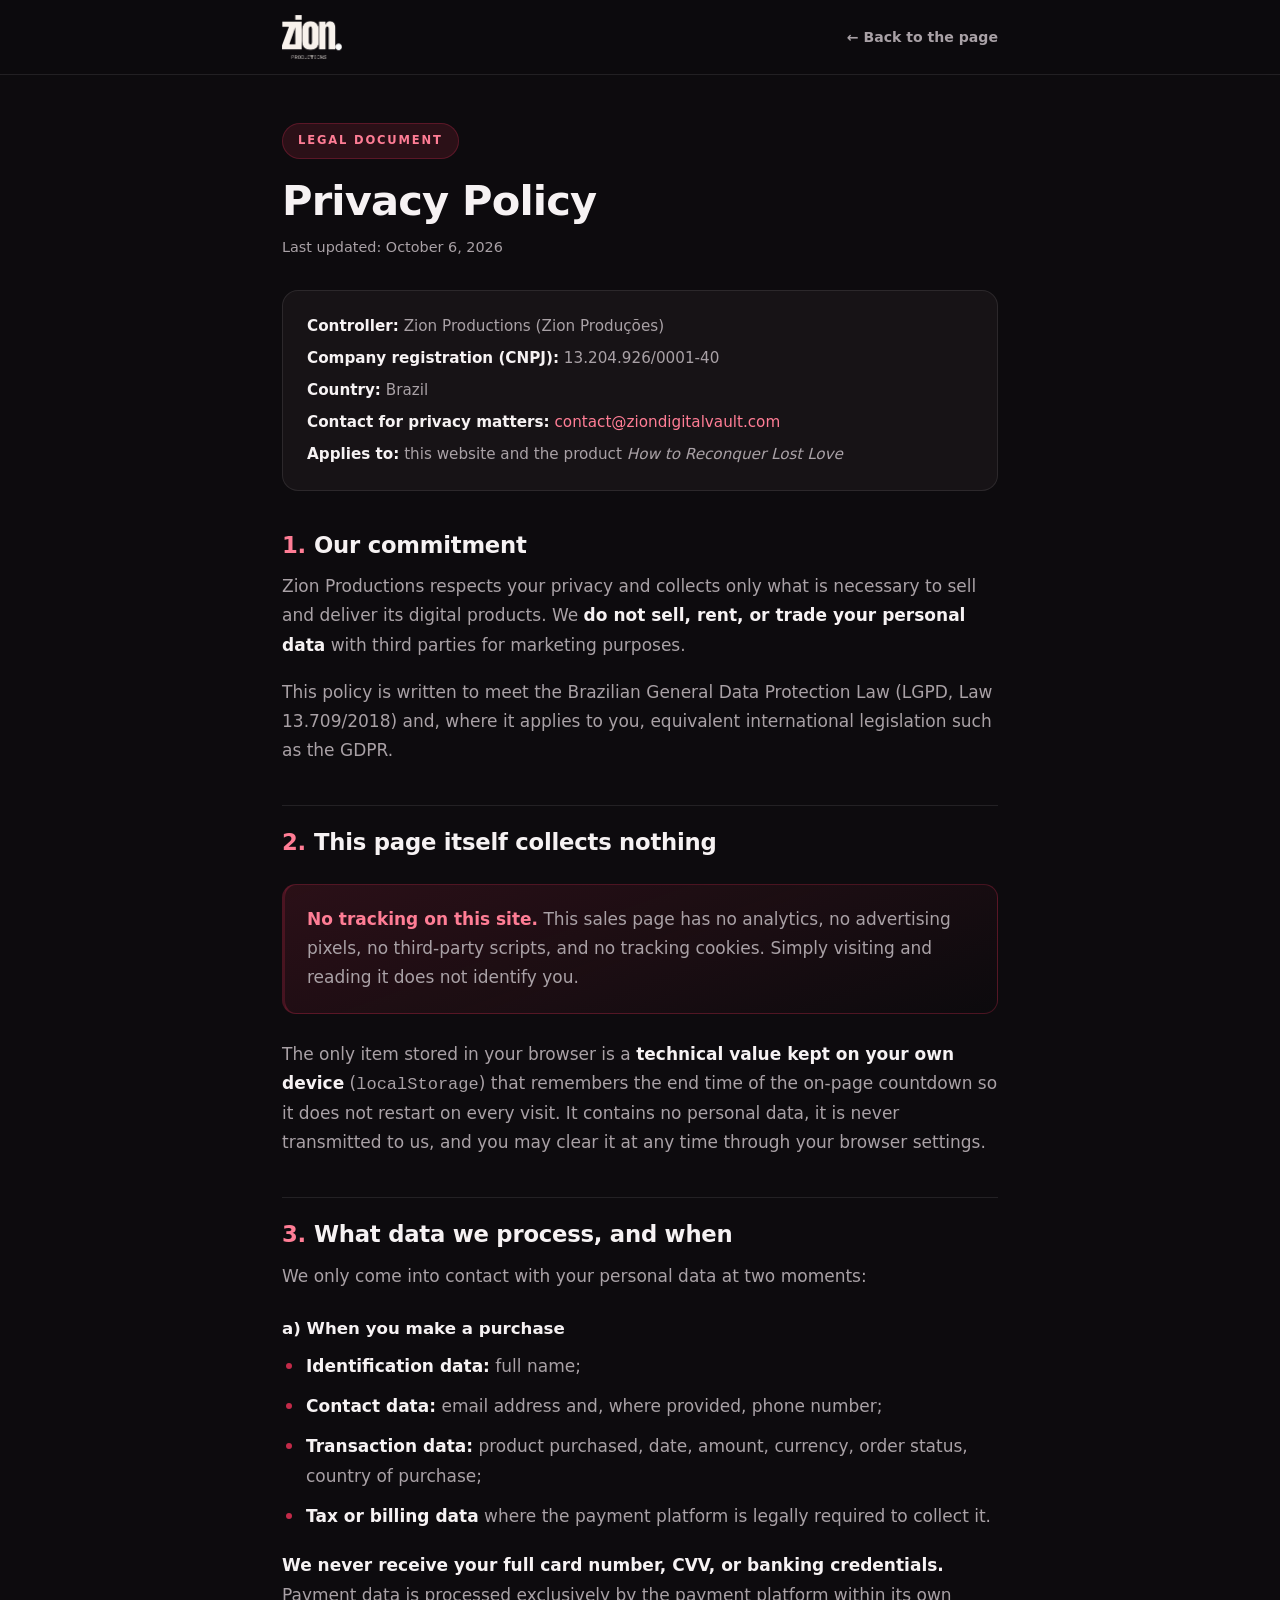
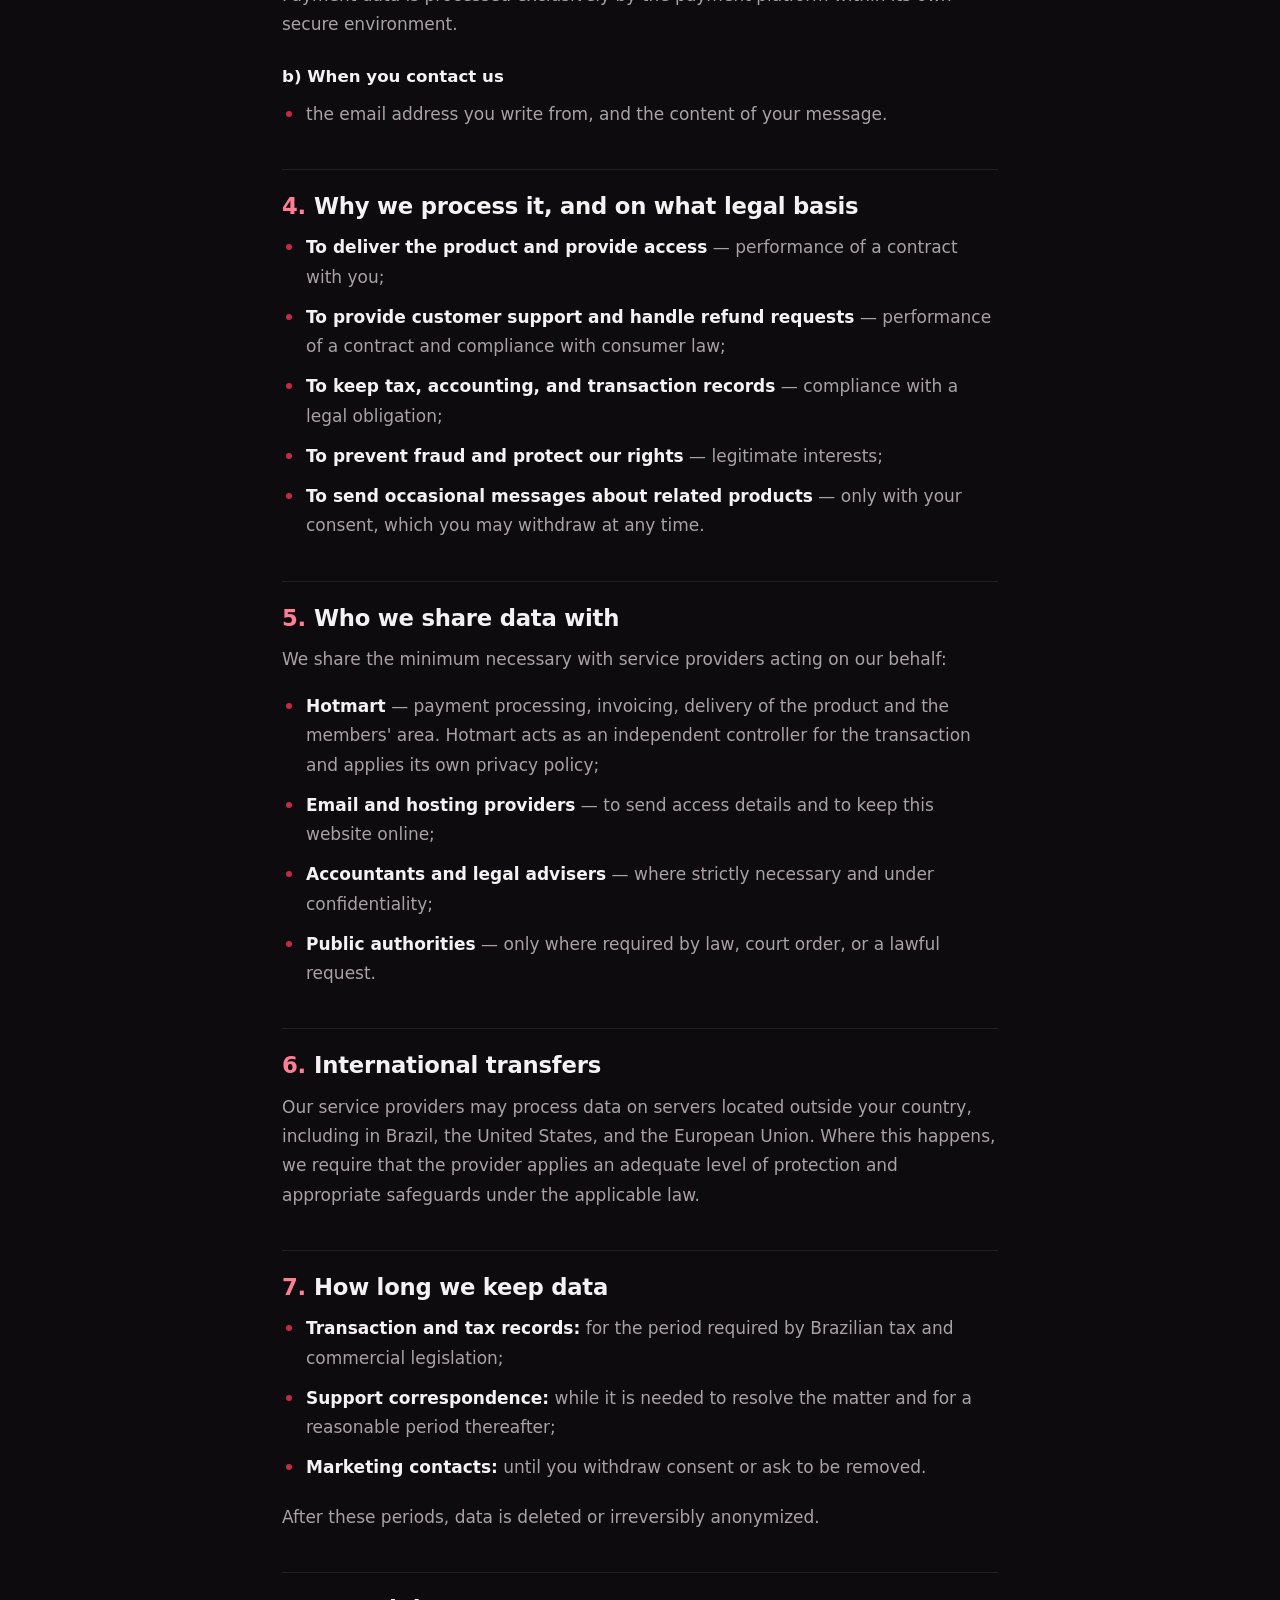
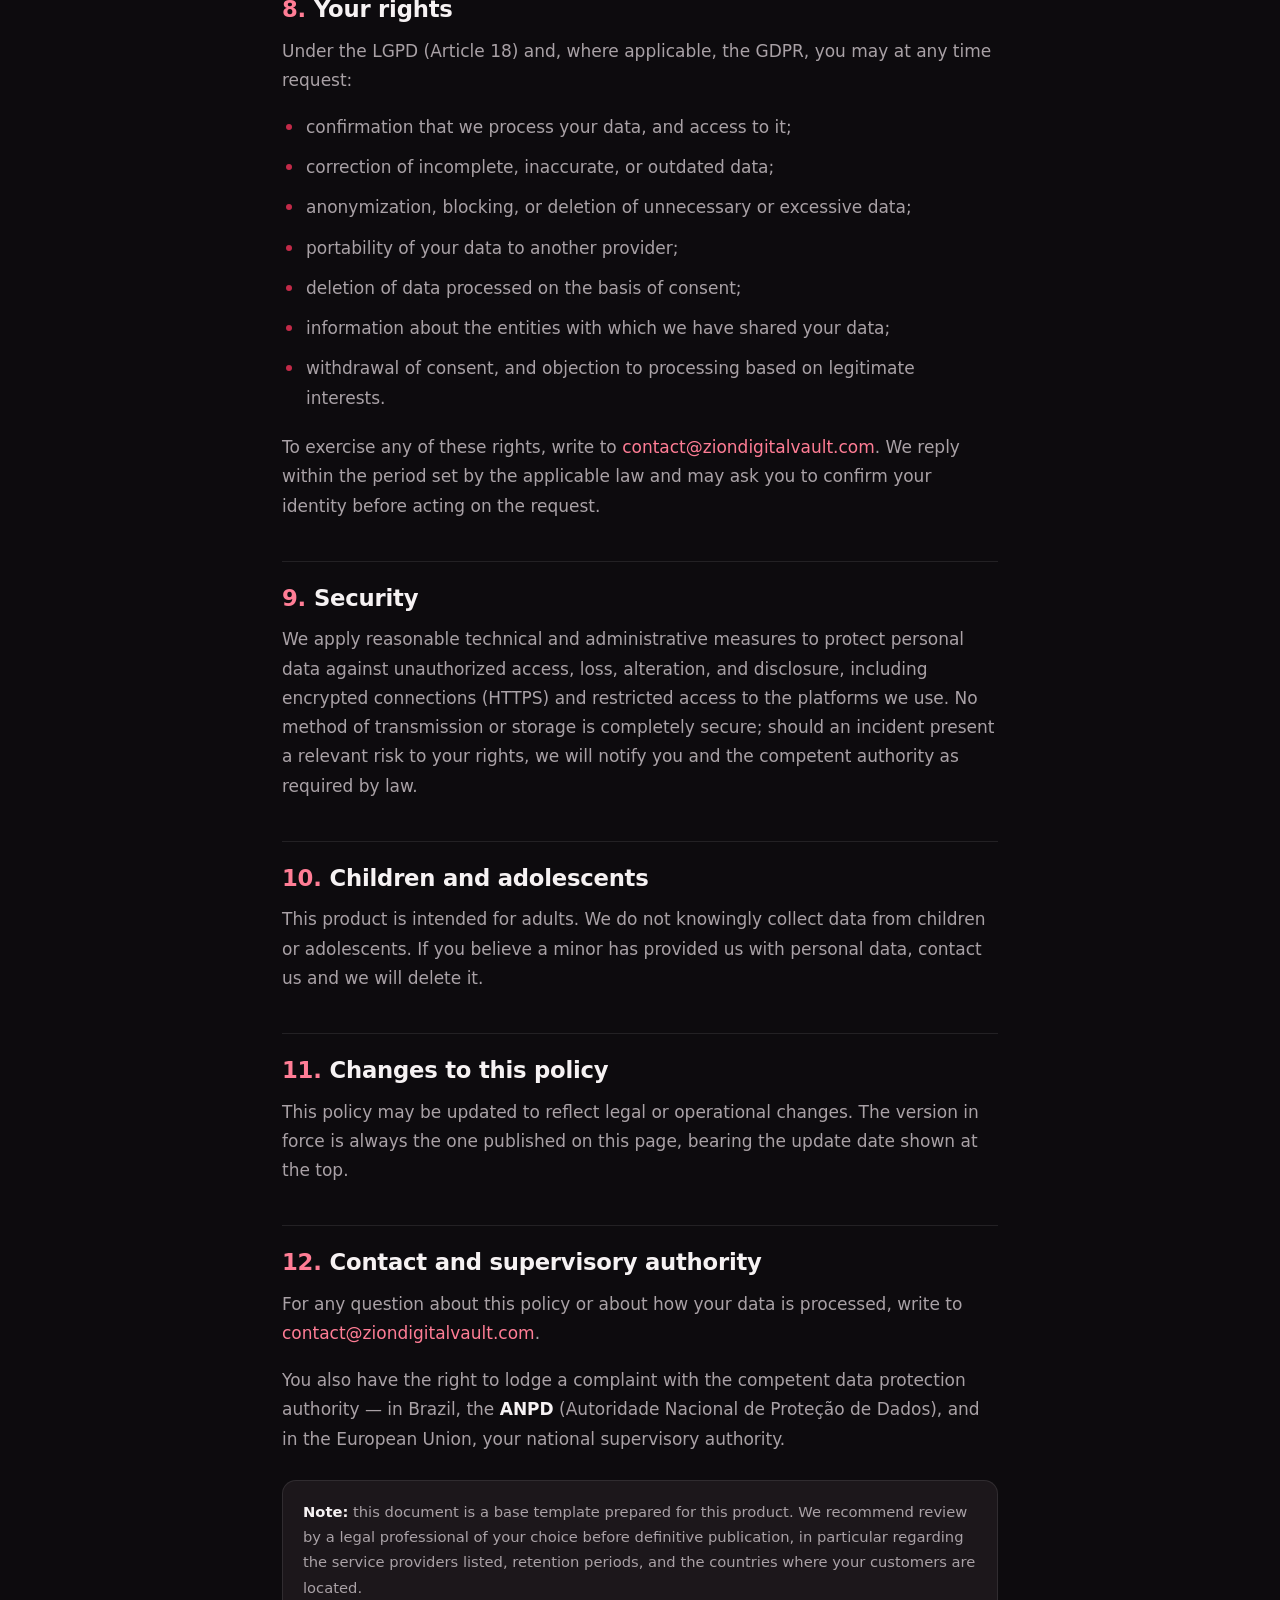
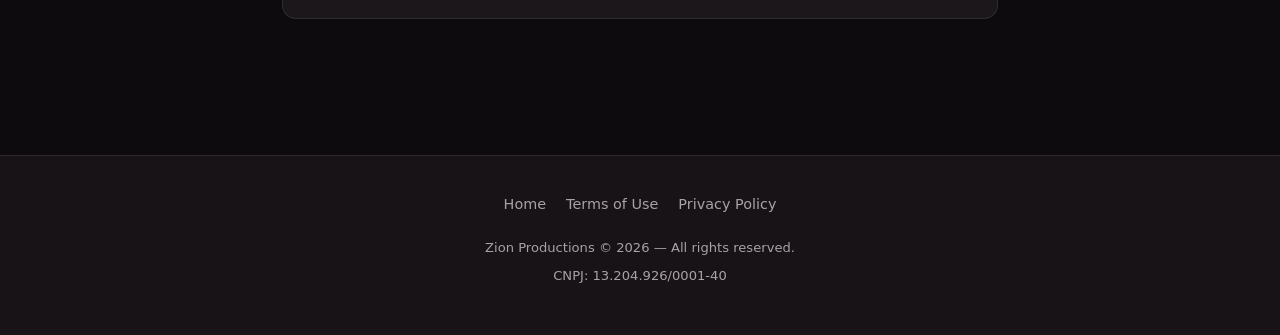
<file: reconquer/privacy.html>
<!doctype html>
<html lang="en">
<head>
<meta charset="utf-8" />
<meta name="viewport" content="width=device-width, initial-scale=1" />
<meta name="theme-color" content="#0d0b0e" />
<title>Privacy Policy — How to Reconquer Lost Love | Zion Productions</title>
<meta name="description" content="Privacy Policy for How to Reconquer Lost Love, a digital product by Zion Productions." />
<meta name="robots" content="index, follow" />
<link rel="canonical" href="https://ziondigitalvault.com/reconquer/privacy.html" />
<link rel="stylesheet" href="assets/legal.css" />
</head>
<body>

<header class="site-header">
  <div class="wrap">
    <a href="index.html" aria-label="Zion Productions">
      <img class="brand-logo" src="assets/logo.png" alt="Zion Productions" width="242" height="177" />
    </a>
    <a class="back-link" href="index.html">← Back to the page</a>
  </div>
</header>

<main class="doc">
  <div class="wrap">
    <span class="eyebrow">Legal document</span>
    <h1>Privacy Policy</h1>
    <p class="updated">Last updated: October 6, 2026</p>

    <div class="ident">
      <p><b>Controller:</b> Zion Productions (Zion Produções)</p>
      <p><b>Company registration (CNPJ):</b> 13.204.926/0001-40</p>
      <p><b>Country:</b> Brazil</p>
      <p><b>Contact for privacy matters:</b> <a href="mailto:contact@ziondigitalvault.com">contact@ziondigitalvault.com</a></p>
      <p><b>Applies to:</b> this website and the product <i>How to Reconquer Lost Love</i></p>
    </div>

    <h2><span class="n">1.</span>Our commitment</h2>
    <p>Zion Productions respects your privacy and collects only what is necessary to sell and deliver its digital products. We <strong>do not sell, rent, or trade your personal data</strong> with third parties for marketing purposes.</p>
    <p>This policy is written to meet the Brazilian General Data Protection Law (LGPD, Law 13.709/2018) and, where it applies to you, equivalent international legislation such as the GDPR.</p>

    <h2><span class="n">2.</span>This page itself collects nothing</h2>
    <div class="callout">
      <p><strong>No tracking on this site.</strong> This sales page has no analytics, no advertising pixels, no third-party scripts, and no tracking cookies. Simply visiting and reading it does not identify you.</p>
    </div>
    <p>The only item stored in your browser is a <strong>technical value kept on your own device</strong> (<code>localStorage</code>) that remembers the end time of the on-page countdown so it does not restart on every visit. It contains no personal data, it is never transmitted to us, and you may clear it at any time through your browser settings.</p>

    <h2><span class="n">3.</span>What data we process, and when</h2>
    <p>We only come into contact with your personal data at two moments:</p>
    <h3>a) When you make a purchase</h3>
    <ul>
      <li><strong>Identification data:</strong> full name;</li>
      <li><strong>Contact data:</strong> email address and, where provided, phone number;</li>
      <li><strong>Transaction data:</strong> product purchased, date, amount, currency, order status, country of purchase;</li>
      <li><strong>Tax or billing data</strong> where the payment platform is legally required to collect it.</li>
    </ul>
    <p><strong>We never receive your full card number, CVV, or banking credentials.</strong> Payment data is processed exclusively by the payment platform within its own secure environment.</p>
    <h3>b) When you contact us</h3>
    <ul>
      <li>the email address you write from, and the content of your message.</li>
    </ul>

    <h2><span class="n">4.</span>Why we process it, and on what legal basis</h2>
    <ul>
      <li><strong>To deliver the product and provide access</strong> — performance of a contract with you;</li>
      <li><strong>To provide customer support and handle refund requests</strong> — performance of a contract and compliance with consumer law;</li>
      <li><strong>To keep tax, accounting, and transaction records</strong> — compliance with a legal obligation;</li>
      <li><strong>To prevent fraud and protect our rights</strong> — legitimate interests;</li>
      <li><strong>To send occasional messages about related products</strong> — only with your consent, which you may withdraw at any time.</li>
    </ul>

    <h2><span class="n">5.</span>Who we share data with</h2>
    <p>We share the minimum necessary with service providers acting on our behalf:</p>
    <ul>
      <li><strong>Hotmart</strong> — payment processing, invoicing, delivery of the product and the members' area. Hotmart acts as an independent controller for the transaction and applies its own privacy policy;</li>
      <li><strong>Email and hosting providers</strong> — to send access details and to keep this website online;</li>
      <li><strong>Accountants and legal advisers</strong> — where strictly necessary and under confidentiality;</li>
      <li><strong>Public authorities</strong> — only where required by law, court order, or a lawful request.</li>
    </ul>

    <h2><span class="n">6.</span>International transfers</h2>
    <p>Our service providers may process data on servers located outside your country, including in Brazil, the United States, and the European Union. Where this happens, we require that the provider applies an adequate level of protection and appropriate safeguards under the applicable law.</p>

    <h2><span class="n">7.</span>How long we keep data</h2>
    <ul>
      <li><strong>Transaction and tax records:</strong> for the period required by Brazilian tax and commercial legislation;</li>
      <li><strong>Support correspondence:</strong> while it is needed to resolve the matter and for a reasonable period thereafter;</li>
      <li><strong>Marketing contacts:</strong> until you withdraw consent or ask to be removed.</li>
    </ul>
    <p>After these periods, data is deleted or irreversibly anonymized.</p>

    <h2><span class="n">8.</span>Your rights</h2>
    <p>Under the LGPD (Article 18) and, where applicable, the GDPR, you may at any time request:</p>
    <ul>
      <li>confirmation that we process your data, and access to it;</li>
      <li>correction of incomplete, inaccurate, or outdated data;</li>
      <li>anonymization, blocking, or deletion of unnecessary or excessive data;</li>
      <li>portability of your data to another provider;</li>
      <li>deletion of data processed on the basis of consent;</li>
      <li>information about the entities with which we have shared your data;</li>
      <li>withdrawal of consent, and objection to processing based on legitimate interests.</li>
    </ul>
    <p>To exercise any of these rights, write to <a href="mailto:contact@ziondigitalvault.com">contact@ziondigitalvault.com</a>. We reply within the period set by the applicable law and may ask you to confirm your identity before acting on the request.</p>

    <h2><span class="n">9.</span>Security</h2>
    <p>We apply reasonable technical and administrative measures to protect personal data against unauthorized access, loss, alteration, and disclosure, including encrypted connections (HTTPS) and restricted access to the platforms we use. No method of transmission or storage is completely secure; should an incident present a relevant risk to your rights, we will notify you and the competent authority as required by law.</p>

    <h2><span class="n">10.</span>Children and adolescents</h2>
    <p>This product is intended for adults. We do not knowingly collect data from children or adolescents. If you believe a minor has provided us with personal data, contact us and we will delete it.</p>

    <h2><span class="n">11.</span>Changes to this policy</h2>
    <p>This policy may be updated to reflect legal or operational changes. The version in force is always the one published on this page, bearing the update date shown at the top.</p>

    <h2><span class="n">12.</span>Contact and supervisory authority</h2>
    <p>For any question about this policy or about how your data is processed, write to <a href="mailto:contact@ziondigitalvault.com">contact@ziondigitalvault.com</a>.</p>
    <p>You also have the right to lodge a complaint with the competent data protection authority — in Brazil, the <strong>ANPD</strong> (Autoridade Nacional de Proteção de Dados), and in the European Union, your national supervisory authority.</p>

    <div class="note">
      <p><strong>Note:</strong> this document is a base template prepared for this product. We recommend review by a legal professional of your choice before definitive publication, in particular regarding the service providers listed, retention periods, and the countries where your customers are located.</p>
    </div>
  </div>
</main>

<footer class="site-footer">
  <div class="wrap">
    <nav class="footer-links" aria-label="Documents">
      <a href="index.html">Home</a>
      <a href="terms.html">Terms of Use</a>
      <a href="privacy.html">Privacy Policy</a>
    </nav>
    <div class="footer-meta">
      <p>Zion Productions © 2026 — All rights reserved.</p>
      <p>CNPJ: 13.204.926/0001-40</p>
    </div>
  </div>
</footer>

</body>
</html>
</file>
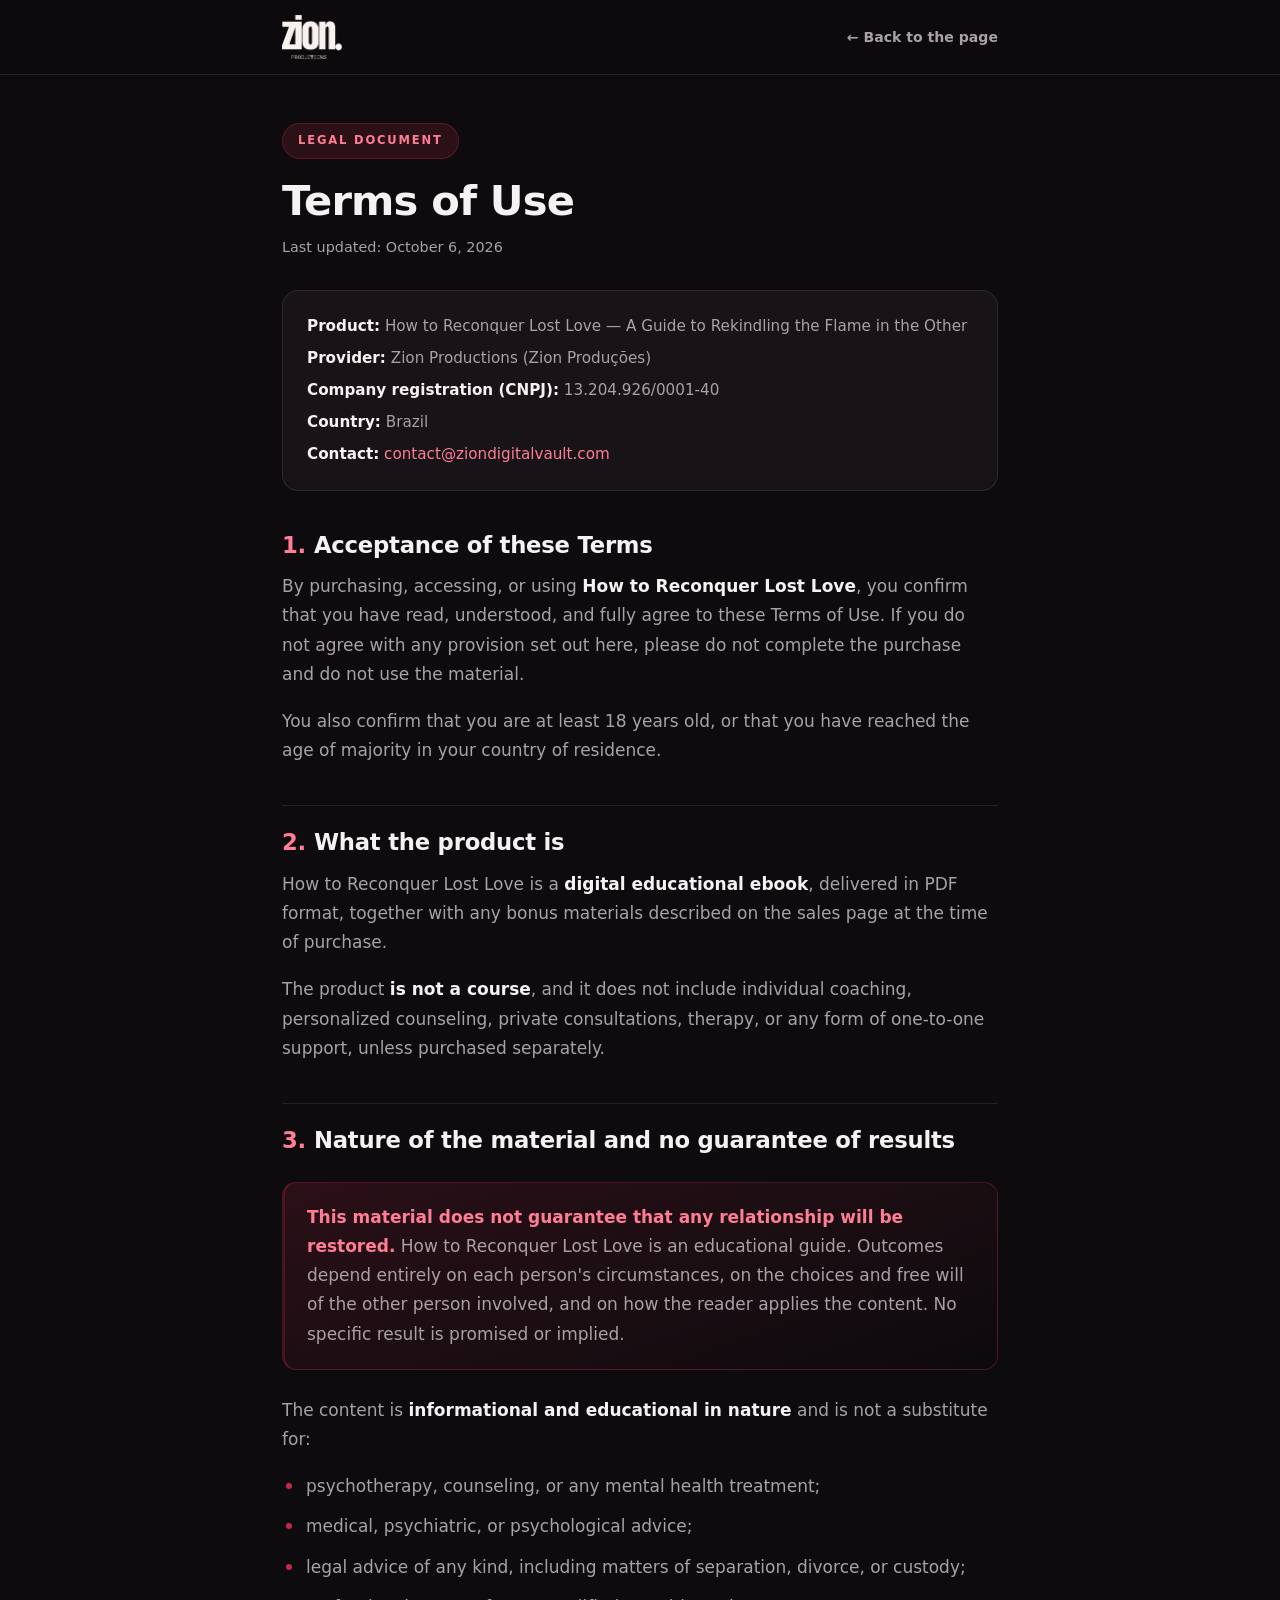
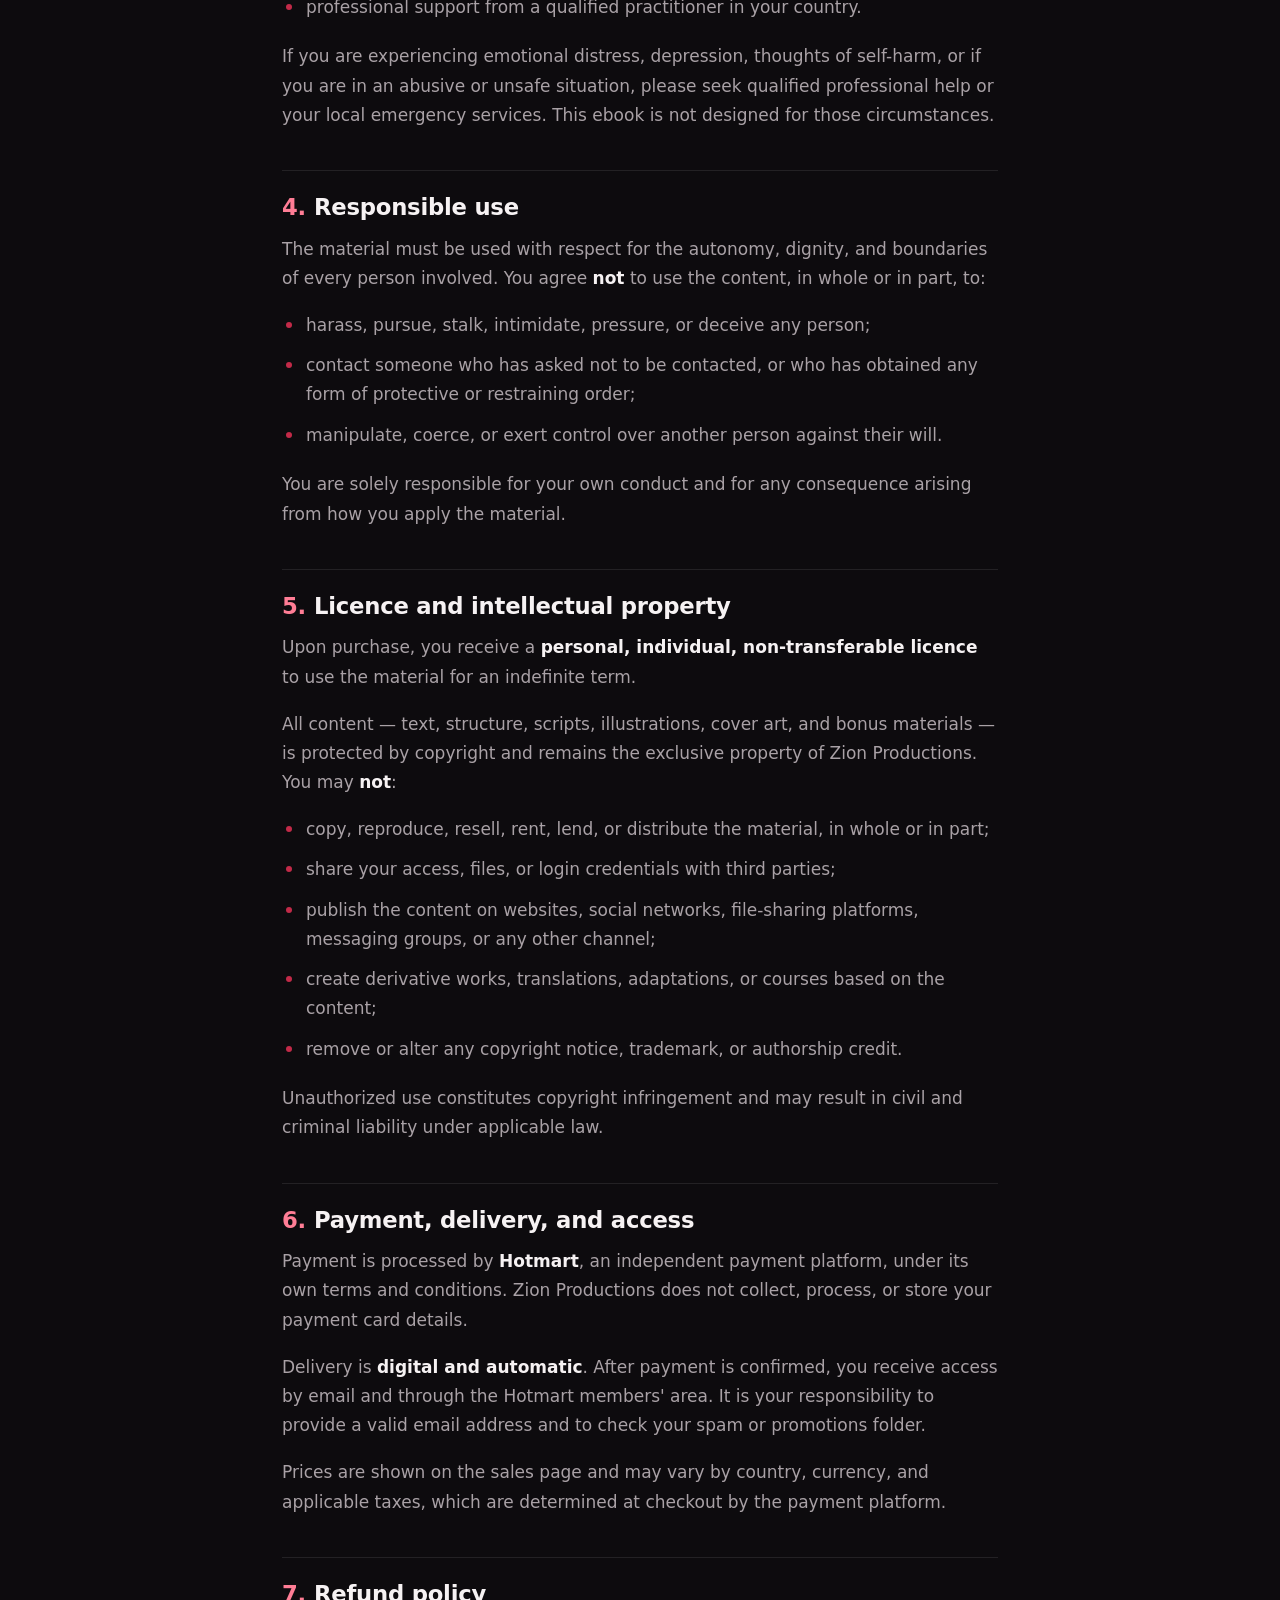
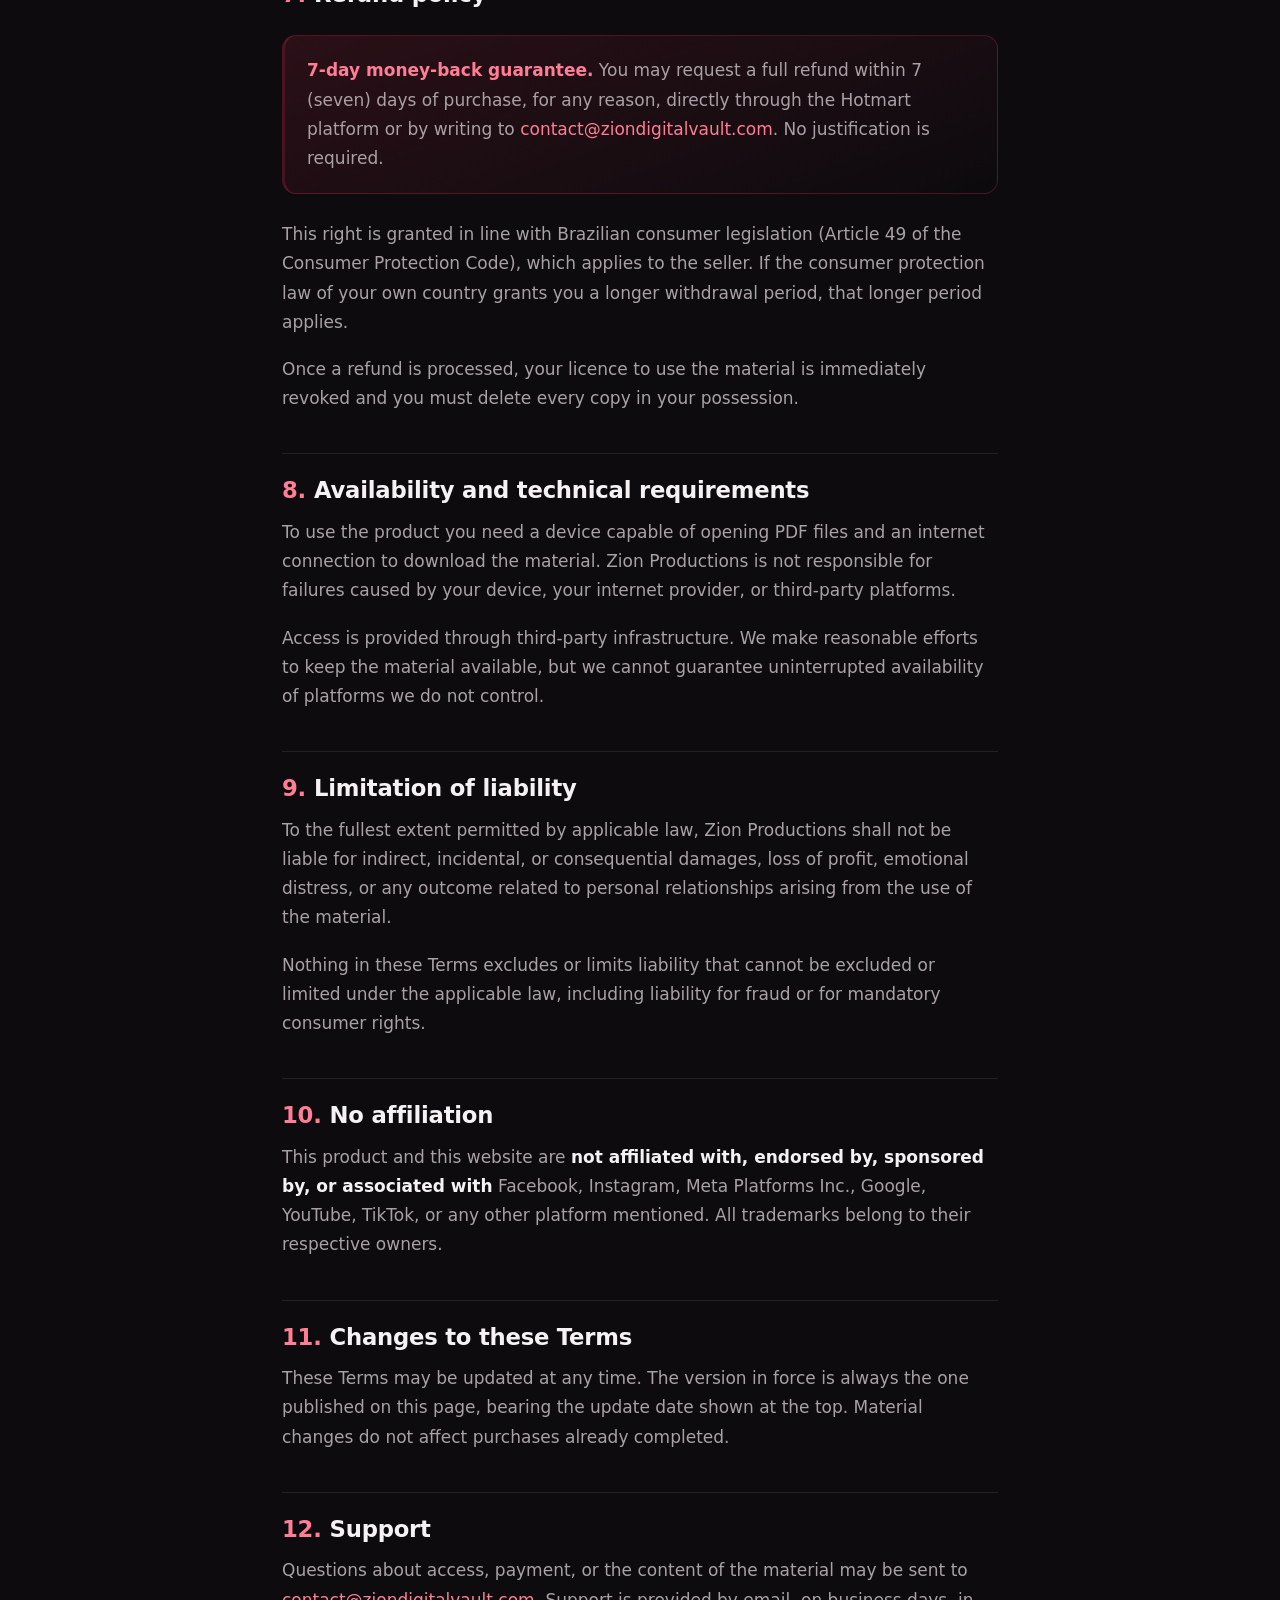
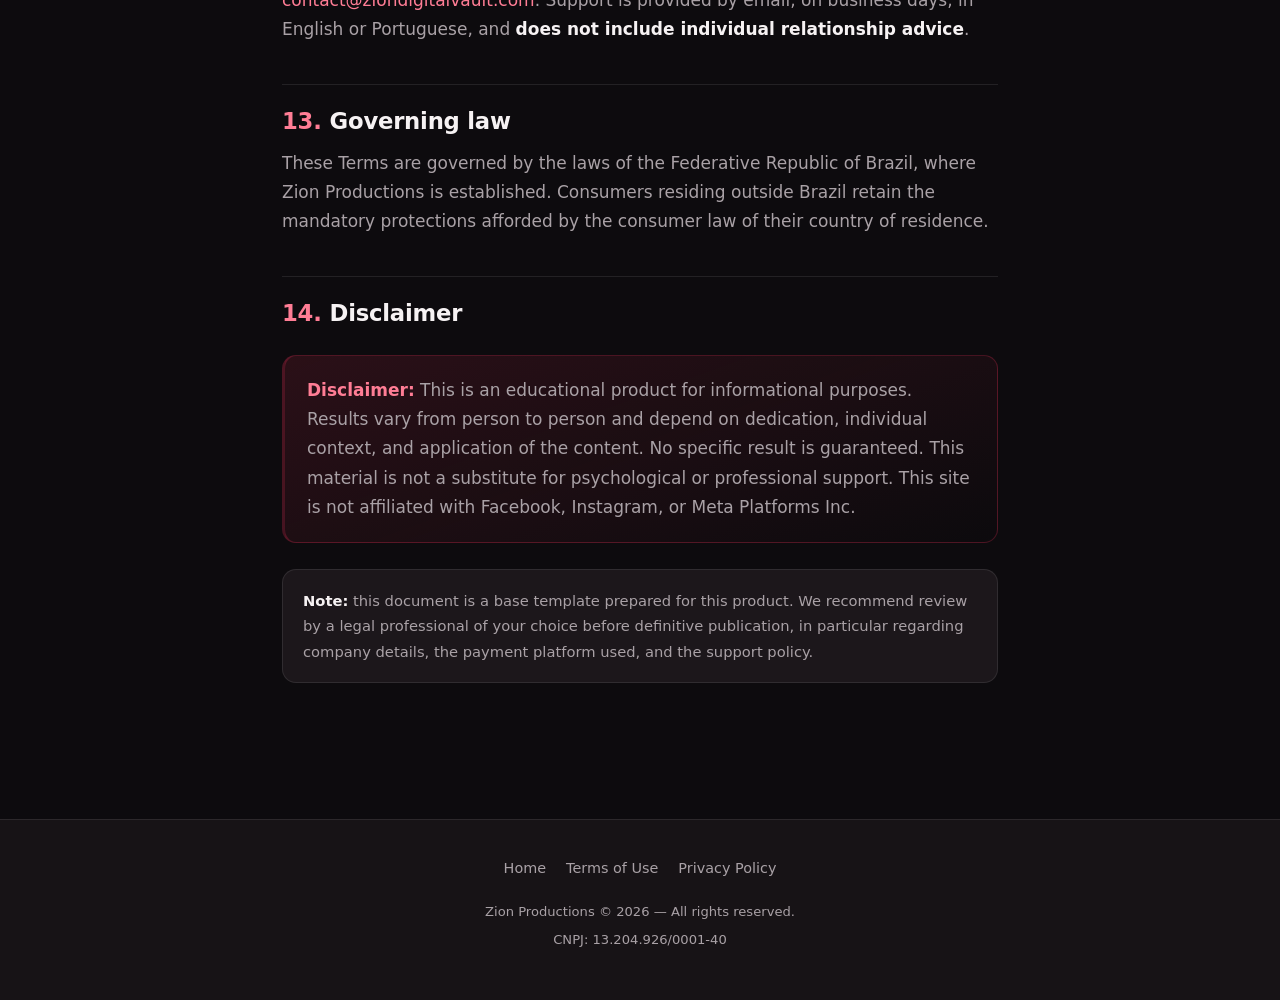
<file: reconquer/terms.html>
<!doctype html>
<html lang="en">
<head>
<meta charset="utf-8" />
<meta name="viewport" content="width=device-width, initial-scale=1" />
<meta name="theme-color" content="#0d0b0e" />
<title>Terms of Use — How to Reconquer Lost Love | Zion Productions</title>
<meta name="description" content="Terms of Use for How to Reconquer Lost Love, a digital product by Zion Productions." />
<meta name="robots" content="index, follow" />
<link rel="canonical" href="https://ziondigitalvault.com/reconquer/terms.html" />
<link rel="stylesheet" href="assets/legal.css" />
</head>
<body>

<header class="site-header">
  <div class="wrap">
    <a href="index.html" aria-label="Zion Productions">
      <img class="brand-logo" src="assets/logo.png" alt="Zion Productions" width="242" height="177" />
    </a>
    <a class="back-link" href="index.html">← Back to the page</a>
  </div>
</header>

<main class="doc">
  <div class="wrap">
    <span class="eyebrow">Legal document</span>
    <h1>Terms of Use</h1>
    <p class="updated">Last updated: October 6, 2026</p>

    <div class="ident">
      <p><b>Product:</b> How to Reconquer Lost Love — A Guide to Rekindling the Flame in the Other</p>
      <p><b>Provider:</b> Zion Productions (Zion Produções)</p>
      <p><b>Company registration (CNPJ):</b> 13.204.926/0001-40</p>
      <p><b>Country:</b> Brazil</p>
      <p><b>Contact:</b> <a href="mailto:contact@ziondigitalvault.com">contact@ziondigitalvault.com</a></p>
    </div>

    <h2><span class="n">1.</span>Acceptance of these Terms</h2>
    <p>By purchasing, accessing, or using <strong>How to Reconquer Lost Love</strong>, you confirm that you have read, understood, and fully agree to these Terms of Use. If you do not agree with any provision set out here, please do not complete the purchase and do not use the material.</p>
    <p>You also confirm that you are at least 18 years old, or that you have reached the age of majority in your country of residence.</p>

    <h2><span class="n">2.</span>What the product is</h2>
    <p>How to Reconquer Lost Love is a <strong>digital educational ebook</strong>, delivered in PDF format, together with any bonus materials described on the sales page at the time of purchase.</p>
    <p>The product <strong>is not a course</strong>, and it does not include individual coaching, personalized counseling, private consultations, therapy, or any form of one-to-one support, unless purchased separately.</p>

    <h2><span class="n">3.</span>Nature of the material and no guarantee of results</h2>
    <div class="callout">
      <p><strong>This material does not guarantee that any relationship will be restored.</strong> How to Reconquer Lost Love is an educational guide. Outcomes depend entirely on each person's circumstances, on the choices and free will of the other person involved, and on how the reader applies the content. No specific result is promised or implied.</p>
    </div>
    <p>The content is <strong>informational and educational in nature</strong> and is not a substitute for:</p>
    <ul>
      <li>psychotherapy, counseling, or any mental health treatment;</li>
      <li>medical, psychiatric, or psychological advice;</li>
      <li>legal advice of any kind, including matters of separation, divorce, or custody;</li>
      <li>professional support from a qualified practitioner in your country.</li>
    </ul>
    <p>If you are experiencing emotional distress, depression, thoughts of self-harm, or if you are in an abusive or unsafe situation, please seek qualified professional help or your local emergency services. This ebook is not designed for those circumstances.</p>

    <h2><span class="n">4.</span>Responsible use</h2>
    <p>The material must be used with respect for the autonomy, dignity, and boundaries of every person involved. You agree <strong>not</strong> to use the content, in whole or in part, to:</p>
    <ul>
      <li>harass, pursue, stalk, intimidate, pressure, or deceive any person;</li>
      <li>contact someone who has asked not to be contacted, or who has obtained any form of protective or restraining order;</li>
      <li>manipulate, coerce, or exert control over another person against their will.</li>
    </ul>
    <p>You are solely responsible for your own conduct and for any consequence arising from how you apply the material.</p>

    <h2><span class="n">5.</span>Licence and intellectual property</h2>
    <p>Upon purchase, you receive a <strong>personal, individual, non-transferable licence</strong> to use the material for an indefinite term.</p>
    <p>All content — text, structure, scripts, illustrations, cover art, and bonus materials — is protected by copyright and remains the exclusive property of Zion Productions. You may <strong>not</strong>:</p>
    <ul>
      <li>copy, reproduce, resell, rent, lend, or distribute the material, in whole or in part;</li>
      <li>share your access, files, or login credentials with third parties;</li>
      <li>publish the content on websites, social networks, file-sharing platforms, messaging groups, or any other channel;</li>
      <li>create derivative works, translations, adaptations, or courses based on the content;</li>
      <li>remove or alter any copyright notice, trademark, or authorship credit.</li>
    </ul>
    <p>Unauthorized use constitutes copyright infringement and may result in civil and criminal liability under applicable law.</p>

    <h2><span class="n">6.</span>Payment, delivery, and access</h2>
    <p>Payment is processed by <strong>Hotmart</strong>, an independent payment platform, under its own terms and conditions. Zion Productions does not collect, process, or store your payment card details.</p>
    <p>Delivery is <strong>digital and automatic</strong>. After payment is confirmed, you receive access by email and through the Hotmart members' area. It is your responsibility to provide a valid email address and to check your spam or promotions folder.</p>
    <p>Prices are shown on the sales page and may vary by country, currency, and applicable taxes, which are determined at checkout by the payment platform.</p>

    <h2><span class="n">7.</span>Refund policy</h2>
    <div class="callout">
      <p><strong>7-day money-back guarantee.</strong> You may request a full refund within 7 (seven) days of purchase, for any reason, directly through the Hotmart platform or by writing to <a href="mailto:contact@ziondigitalvault.com">contact@ziondigitalvault.com</a>. No justification is required.</p>
    </div>
    <p>This right is granted in line with Brazilian consumer legislation (Article 49 of the Consumer Protection Code), which applies to the seller. If the consumer protection law of your own country grants you a longer withdrawal period, that longer period applies.</p>
    <p>Once a refund is processed, your licence to use the material is immediately revoked and you must delete every copy in your possession.</p>

    <h2><span class="n">8.</span>Availability and technical requirements</h2>
    <p>To use the product you need a device capable of opening PDF files and an internet connection to download the material. Zion Productions is not responsible for failures caused by your device, your internet provider, or third-party platforms.</p>
    <p>Access is provided through third-party infrastructure. We make reasonable efforts to keep the material available, but we cannot guarantee uninterrupted availability of platforms we do not control.</p>

    <h2><span class="n">9.</span>Limitation of liability</h2>
    <p>To the fullest extent permitted by applicable law, Zion Productions shall not be liable for indirect, incidental, or consequential damages, loss of profit, emotional distress, or any outcome related to personal relationships arising from the use of the material.</p>
    <p>Nothing in these Terms excludes or limits liability that cannot be excluded or limited under the applicable law, including liability for fraud or for mandatory consumer rights.</p>

    <h2><span class="n">10.</span>No affiliation</h2>
    <p>This product and this website are <strong>not affiliated with, endorsed by, sponsored by, or associated with</strong> Facebook, Instagram, Meta Platforms Inc., Google, YouTube, TikTok, or any other platform mentioned. All trademarks belong to their respective owners.</p>

    <h2><span class="n">11.</span>Changes to these Terms</h2>
    <p>These Terms may be updated at any time. The version in force is always the one published on this page, bearing the update date shown at the top. Material changes do not affect purchases already completed.</p>

    <h2><span class="n">12.</span>Support</h2>
    <p>Questions about access, payment, or the content of the material may be sent to <a href="mailto:contact@ziondigitalvault.com">contact@ziondigitalvault.com</a>. Support is provided by email, on business days, in English or Portuguese, and <strong>does not include individual relationship advice</strong>.</p>

    <h2><span class="n">13.</span>Governing law</h2>
    <p>These Terms are governed by the laws of the Federative Republic of Brazil, where Zion Productions is established. Consumers residing outside Brazil retain the mandatory protections afforded by the consumer law of their country of residence.</p>

    <h2 id="disclaimer"><span class="n">14.</span>Disclaimer</h2>
    <div class="callout">
      <p><strong>Disclaimer:</strong> This is an educational product for informational purposes. Results vary from person to person and depend on dedication, individual context, and application of the content. No specific result is guaranteed. This material is not a substitute for psychological or professional support. This site is not affiliated with Facebook, Instagram, or Meta Platforms Inc.</p>
    </div>

    <div class="note">
      <p><strong>Note:</strong> this document is a base template prepared for this product. We recommend review by a legal professional of your choice before definitive publication, in particular regarding company details, the payment platform used, and the support policy.</p>
    </div>
  </div>
</main>

<footer class="site-footer">
  <div class="wrap">
    <nav class="footer-links" aria-label="Documents">
      <a href="index.html">Home</a>
      <a href="terms.html">Terms of Use</a>
      <a href="privacy.html">Privacy Policy</a>
    </nav>
    <div class="footer-meta">
      <p>Zion Productions © 2026 — All rights reserved.</p>
      <p>CNPJ: 13.204.926/0001-40</p>
    </div>
  </div>
</footer>

</body>
</html>
</file>
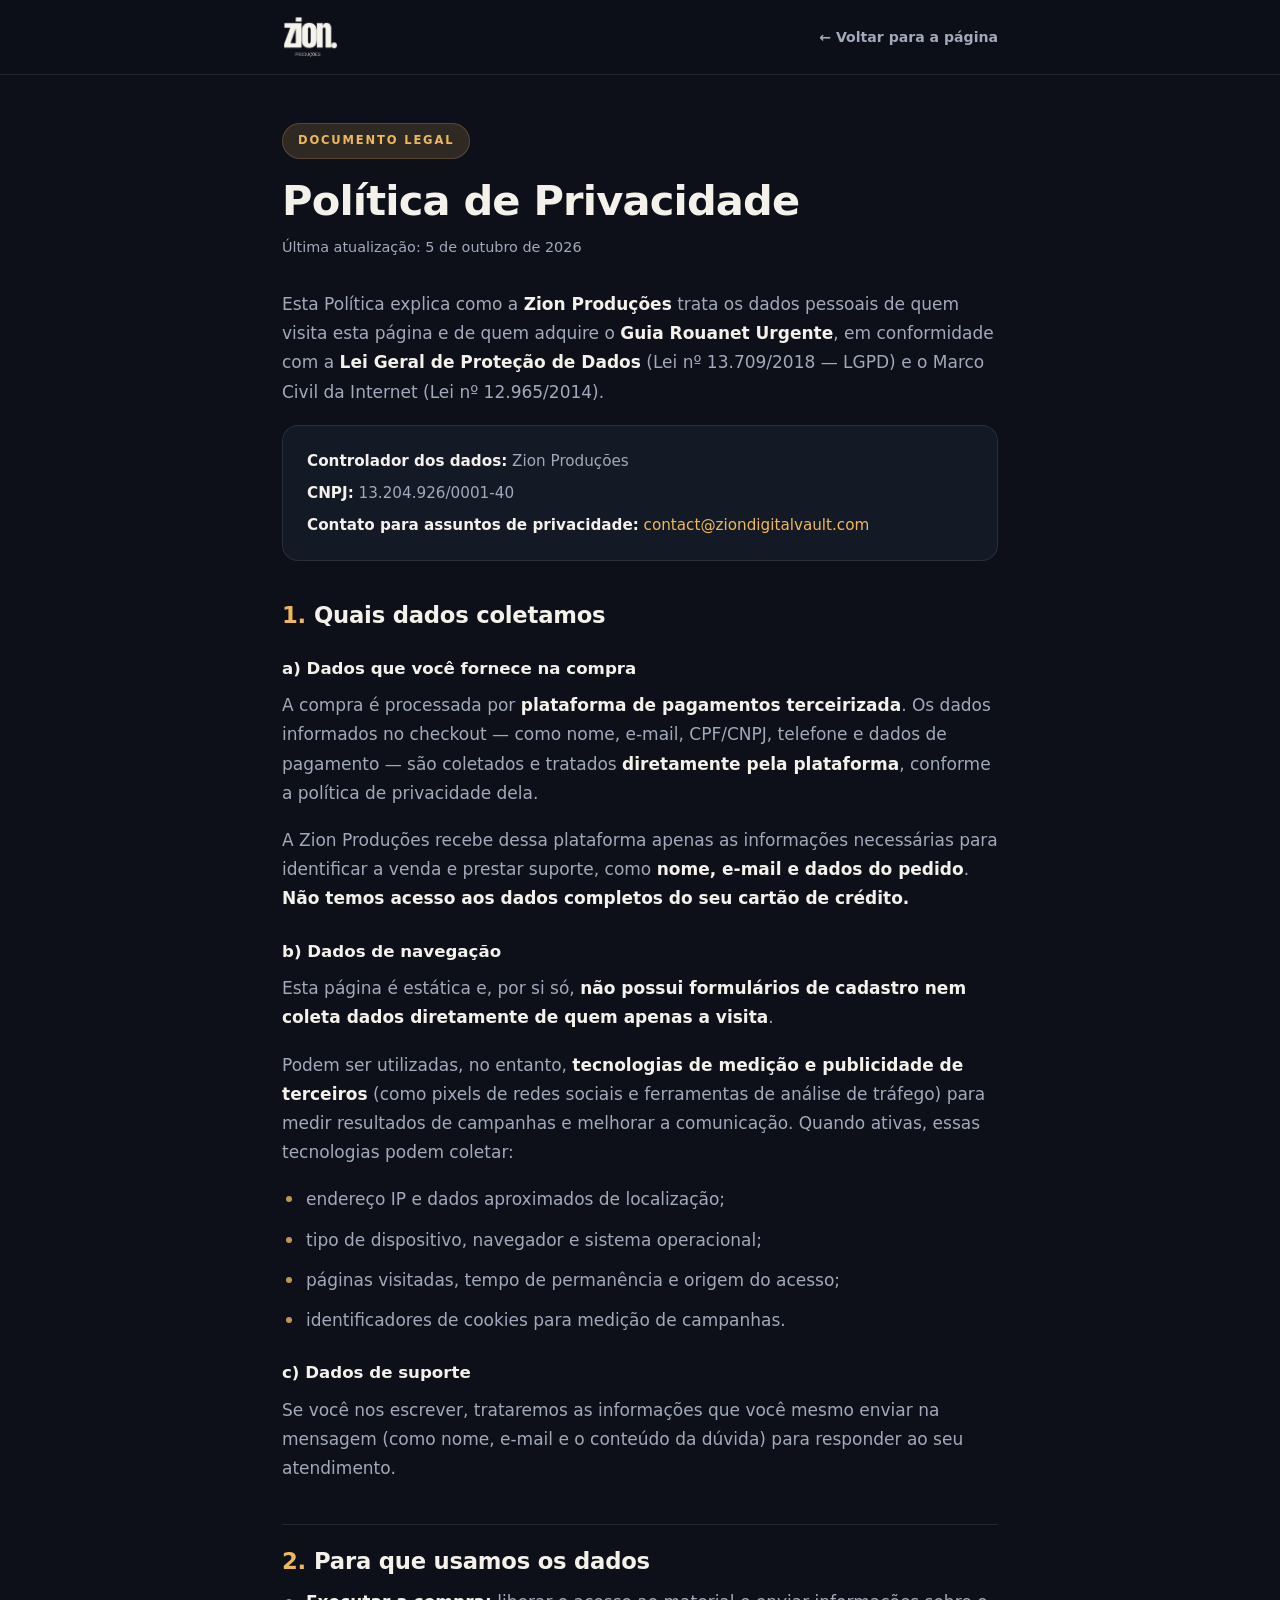
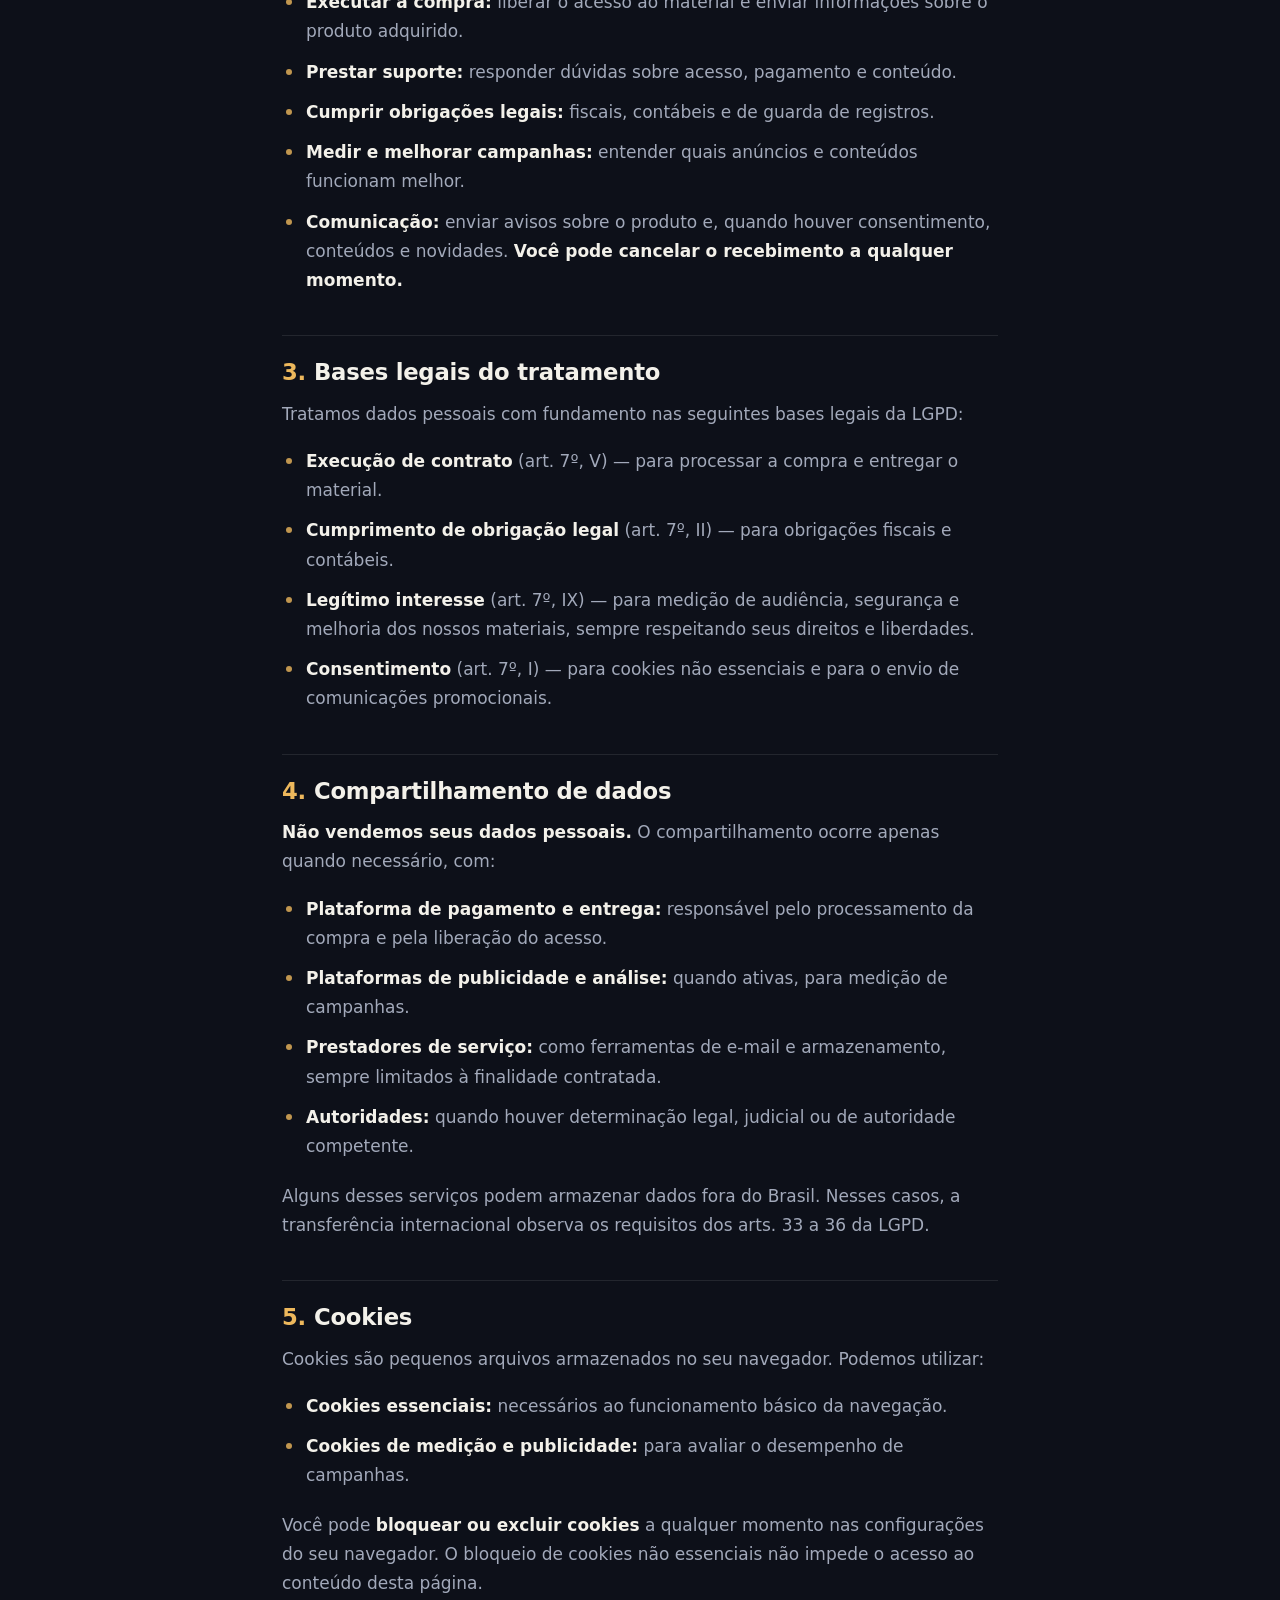
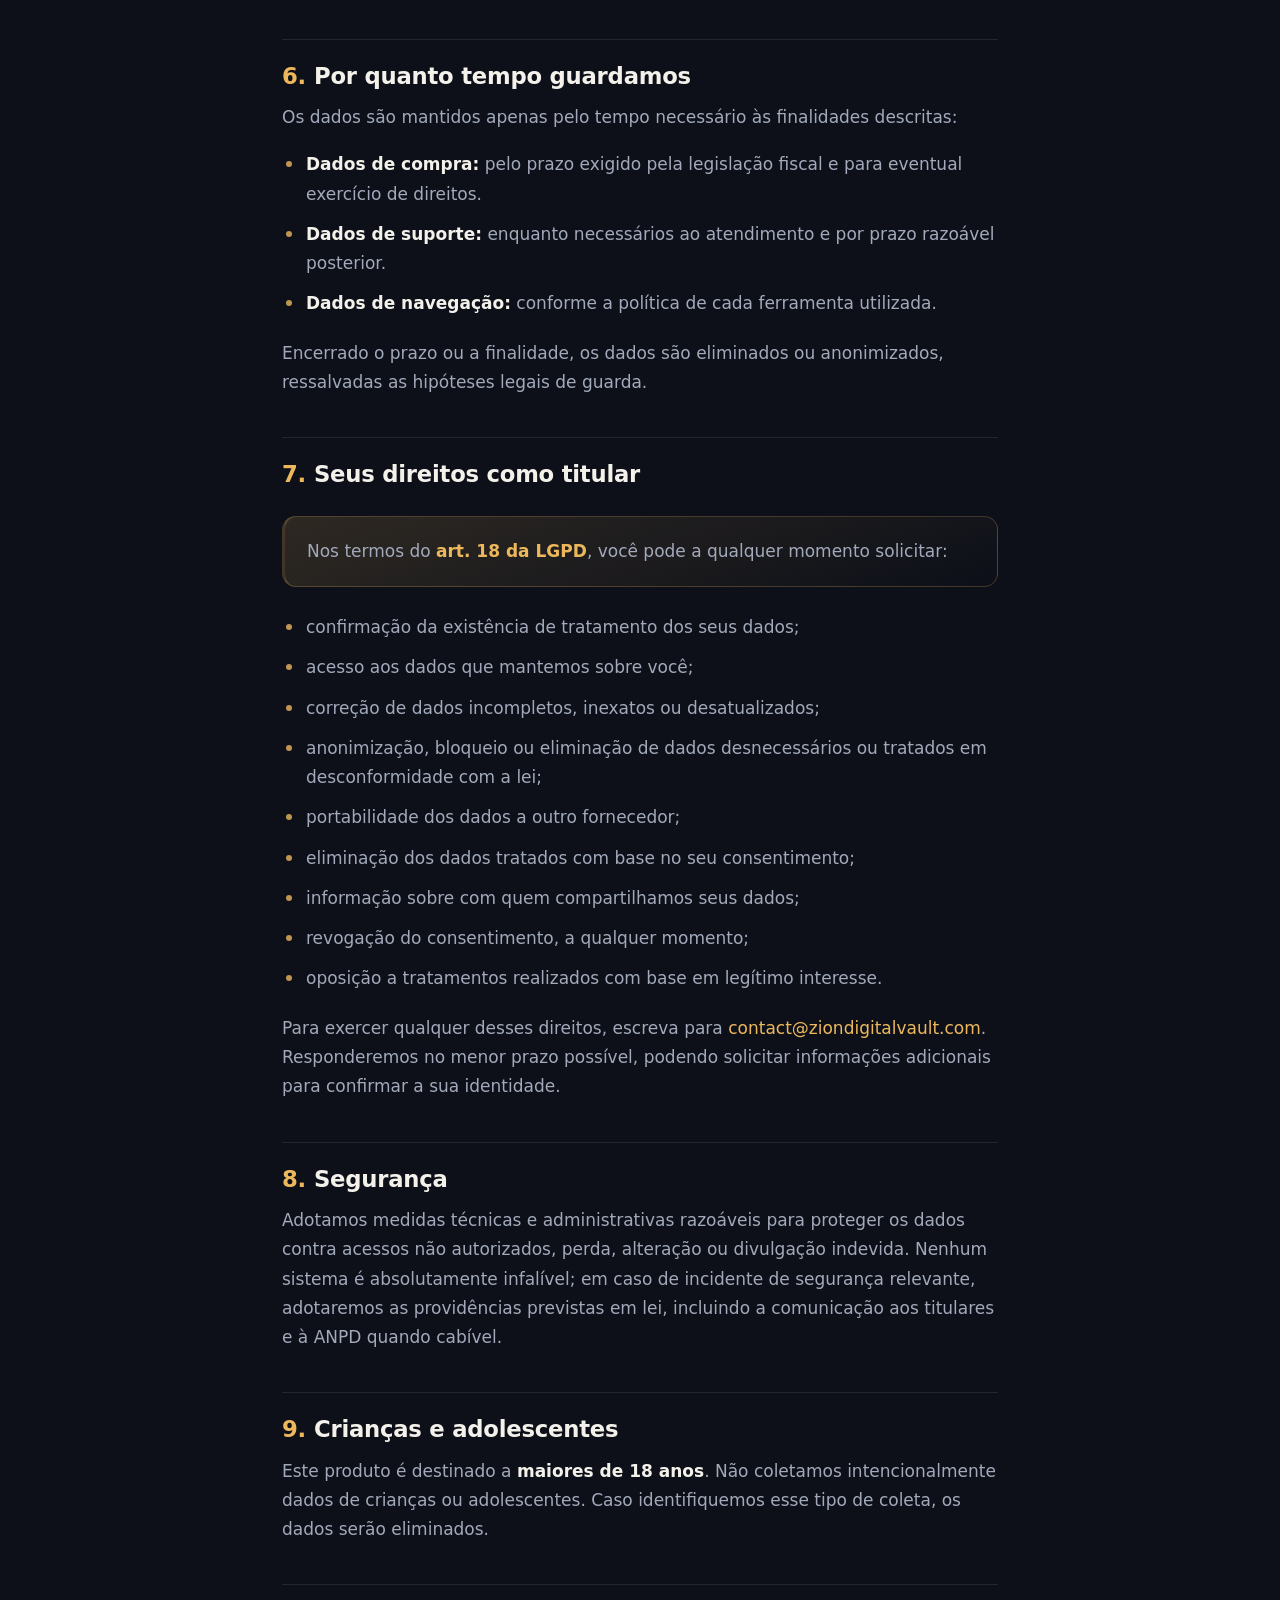
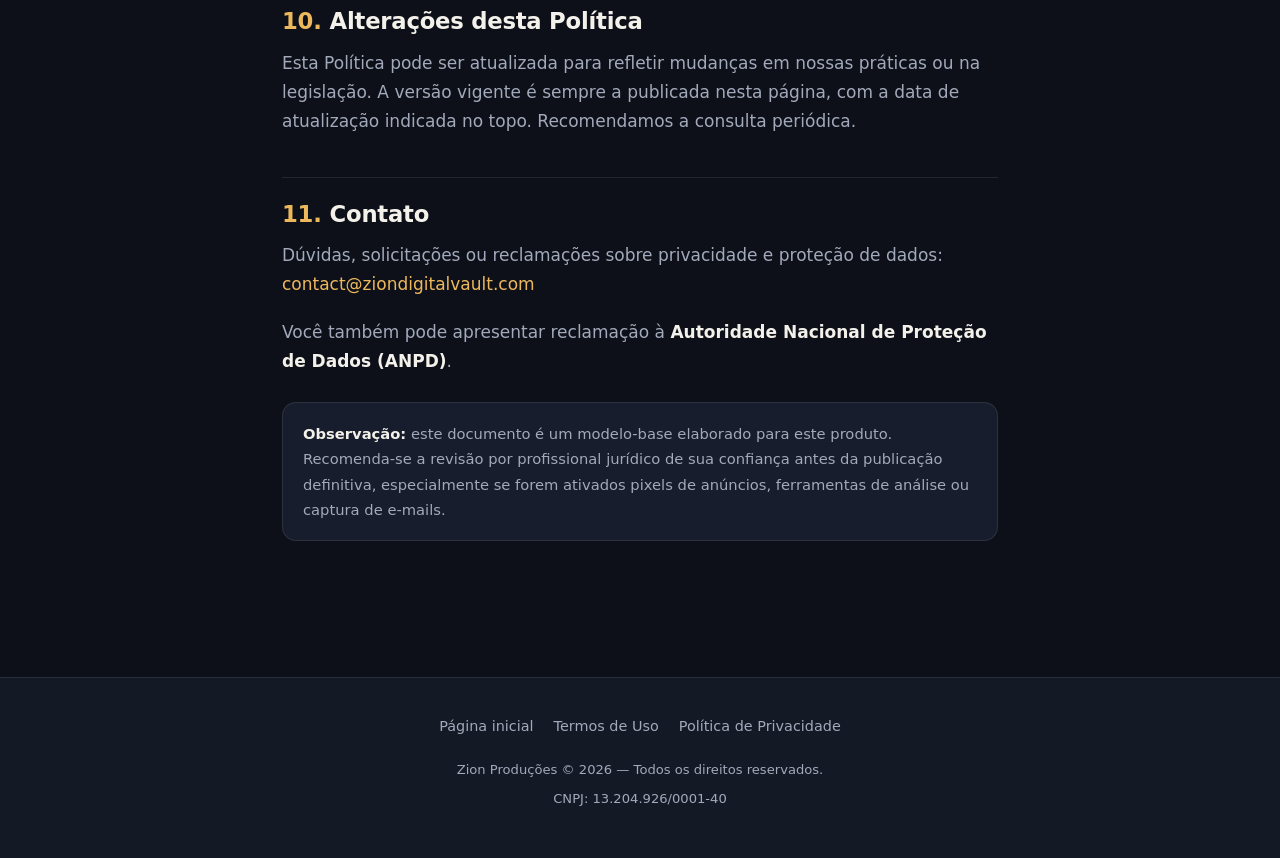
<file: rouanet-urgente/privacidade.html>
<!doctype html>
<html lang="pt-BR">
<head>
<meta charset="utf-8" />
<meta name="viewport" content="width=device-width, initial-scale=1" />
<meta name="theme-color" content="#0d1019" />
<title>Política de Privacidade — Guia Rouanet Urgente | Zion Produções</title>
<meta name="description" content="Política de Privacidade da Zion Produções para o Guia Rouanet Urgente, em conformidade com a LGPD (Lei nº 13.709/2018)." />
<meta name="robots" content="index, follow" />
<link rel="stylesheet" href="assets/legal.css" />
</head>
<body>

<header class="site-header">
  <div class="wrap">
    <a href="index.html" aria-label="Zion Produções">
      <img class="brand-logo" src="assets/logo-zion.png" alt="Zion Produções" width="235" height="180" />
    </a>
    <a class="back-link" href="index.html">← Voltar para a página</a>
  </div>
</header>

<main class="doc">
  <div class="wrap">
    <span class="eyebrow">Documento legal</span>
    <h1>Política de Privacidade</h1>
    <p class="updated">Última atualização: 5 de outubro de 2026</p>

    <p>Esta Política explica como a <strong>Zion Produções</strong> trata os dados pessoais de quem visita esta página e de quem adquire o <strong>Guia Rouanet Urgente</strong>, em conformidade com a <strong>Lei Geral de Proteção de Dados</strong> (Lei nº 13.709/2018 — LGPD) e o Marco Civil da Internet (Lei nº 12.965/2014).</p>

    <div class="ident">
      <p><b>Controlador dos dados:</b> Zion Produções</p>
      <p><b>CNPJ:</b> 13.204.926/0001-40</p>
      <p><b>Contato para assuntos de privacidade:</b> <a href="mailto:contact@ziondigitalvault.com">contact@ziondigitalvault.com</a></p>
    </div>

    <h2><span class="n">1.</span>Quais dados coletamos</h2>

    <h3>a) Dados que você fornece na compra</h3>
    <p>A compra é processada por <strong>plataforma de pagamentos terceirizada</strong>. Os dados informados no checkout — como nome, e-mail, CPF/CNPJ, telefone e dados de pagamento — são coletados e tratados <strong>diretamente pela plataforma</strong>, conforme a política de privacidade dela.</p>
    <p>A Zion Produções recebe dessa plataforma apenas as informações necessárias para identificar a venda e prestar suporte, como <strong>nome, e-mail e dados do pedido</strong>. <strong>Não temos acesso aos dados completos do seu cartão de crédito.</strong></p>

    <h3>b) Dados de navegação</h3>
    <p>Esta página é estática e, por si só, <strong>não possui formulários de cadastro nem coleta dados diretamente de quem apenas a visita</strong>.</p>
    <p>Podem ser utilizadas, no entanto, <strong>tecnologias de medição e publicidade de terceiros</strong> (como pixels de redes sociais e ferramentas de análise de tráfego) para medir resultados de campanhas e melhorar a comunicação. Quando ativas, essas tecnologias podem coletar:</p>
    <ul>
      <li>endereço IP e dados aproximados de localização;</li>
      <li>tipo de dispositivo, navegador e sistema operacional;</li>
      <li>páginas visitadas, tempo de permanência e origem do acesso;</li>
      <li>identificadores de cookies para medição de campanhas.</li>
    </ul>

    <h3>c) Dados de suporte</h3>
    <p>Se você nos escrever, trataremos as informações que você mesmo enviar na mensagem (como nome, e-mail e o conteúdo da dúvida) para responder ao seu atendimento.</p>

    <h2><span class="n">2.</span>Para que usamos os dados</h2>
    <ul>
      <li><strong>Executar a compra:</strong> liberar o acesso ao material e enviar informações sobre o produto adquirido.</li>
      <li><strong>Prestar suporte:</strong> responder dúvidas sobre acesso, pagamento e conteúdo.</li>
      <li><strong>Cumprir obrigações legais:</strong> fiscais, contábeis e de guarda de registros.</li>
      <li><strong>Medir e melhorar campanhas:</strong> entender quais anúncios e conteúdos funcionam melhor.</li>
      <li><strong>Comunicação:</strong> enviar avisos sobre o produto e, quando houver consentimento, conteúdos e novidades. <strong>Você pode cancelar o recebimento a qualquer momento.</strong></li>
    </ul>

    <h2><span class="n">3.</span>Bases legais do tratamento</h2>
    <p>Tratamos dados pessoais com fundamento nas seguintes bases legais da LGPD:</p>
    <ul>
      <li><strong>Execução de contrato</strong> (art. 7º, V) — para processar a compra e entregar o material.</li>
      <li><strong>Cumprimento de obrigação legal</strong> (art. 7º, II) — para obrigações fiscais e contábeis.</li>
      <li><strong>Legítimo interesse</strong> (art. 7º, IX) — para medição de audiência, segurança e melhoria dos nossos materiais, sempre respeitando seus direitos e liberdades.</li>
      <li><strong>Consentimento</strong> (art. 7º, I) — para cookies não essenciais e para o envio de comunicações promocionais.</li>
    </ul>

    <h2><span class="n">4.</span>Compartilhamento de dados</h2>
    <p><strong>Não vendemos seus dados pessoais.</strong> O compartilhamento ocorre apenas quando necessário, com:</p>
    <ul>
      <li><strong>Plataforma de pagamento e entrega:</strong> responsável pelo processamento da compra e pela liberação do acesso.</li>
      <li><strong>Plataformas de publicidade e análise:</strong> quando ativas, para medição de campanhas.</li>
      <li><strong>Prestadores de serviço:</strong> como ferramentas de e-mail e armazenamento, sempre limitados à finalidade contratada.</li>
      <li><strong>Autoridades:</strong> quando houver determinação legal, judicial ou de autoridade competente.</li>
    </ul>
    <p>Alguns desses serviços podem armazenar dados fora do Brasil. Nesses casos, a transferência internacional observa os requisitos dos arts. 33 a 36 da LGPD.</p>

    <h2><span class="n">5.</span>Cookies</h2>
    <p>Cookies são pequenos arquivos armazenados no seu navegador. Podemos utilizar:</p>
    <ul>
      <li><strong>Cookies essenciais:</strong> necessários ao funcionamento básico da navegação.</li>
      <li><strong>Cookies de medição e publicidade:</strong> para avaliar o desempenho de campanhas.</li>
    </ul>
    <p>Você pode <strong>bloquear ou excluir cookies</strong> a qualquer momento nas configurações do seu navegador. O bloqueio de cookies não essenciais não impede o acesso ao conteúdo desta página.</p>

    <h2><span class="n">6.</span>Por quanto tempo guardamos</h2>
    <p>Os dados são mantidos apenas pelo tempo necessário às finalidades descritas:</p>
    <ul>
      <li><strong>Dados de compra:</strong> pelo prazo exigido pela legislação fiscal e para eventual exercício de direitos.</li>
      <li><strong>Dados de suporte:</strong> enquanto necessários ao atendimento e por prazo razoável posterior.</li>
      <li><strong>Dados de navegação:</strong> conforme a política de cada ferramenta utilizada.</li>
    </ul>
    <p>Encerrado o prazo ou a finalidade, os dados são eliminados ou anonimizados, ressalvadas as hipóteses legais de guarda.</p>

    <h2><span class="n">7.</span>Seus direitos como titular</h2>
    <div class="callout">
      <p>Nos termos do <strong>art. 18 da LGPD</strong>, você pode a qualquer momento solicitar:</p>
    </div>
    <ul>
      <li>confirmação da existência de tratamento dos seus dados;</li>
      <li>acesso aos dados que mantemos sobre você;</li>
      <li>correção de dados incompletos, inexatos ou desatualizados;</li>
      <li>anonimização, bloqueio ou eliminação de dados desnecessários ou tratados em desconformidade com a lei;</li>
      <li>portabilidade dos dados a outro fornecedor;</li>
      <li>eliminação dos dados tratados com base no seu consentimento;</li>
      <li>informação sobre com quem compartilhamos seus dados;</li>
      <li>revogação do consentimento, a qualquer momento;</li>
      <li>oposição a tratamentos realizados com base em legítimo interesse.</li>
    </ul>
    <p>Para exercer qualquer desses direitos, escreva para <a href="mailto:contact@ziondigitalvault.com">contact@ziondigitalvault.com</a>. Responderemos no menor prazo possível, podendo solicitar informações adicionais para confirmar a sua identidade.</p>

    <h2><span class="n">8.</span>Segurança</h2>
    <p>Adotamos medidas técnicas e administrativas razoáveis para proteger os dados contra acessos não autorizados, perda, alteração ou divulgação indevida. Nenhum sistema é absolutamente infalível; em caso de incidente de segurança relevante, adotaremos as providências previstas em lei, incluindo a comunicação aos titulares e à ANPD quando cabível.</p>

    <h2><span class="n">9.</span>Crianças e adolescentes</h2>
    <p>Este produto é destinado a <strong>maiores de 18 anos</strong>. Não coletamos intencionalmente dados de crianças ou adolescentes. Caso identifiquemos esse tipo de coleta, os dados serão eliminados.</p>

    <h2><span class="n">10.</span>Alterações desta Política</h2>
    <p>Esta Política pode ser atualizada para refletir mudanças em nossas práticas ou na legislação. A versão vigente é sempre a publicada nesta página, com a data de atualização indicada no topo. Recomendamos a consulta periódica.</p>

    <h2><span class="n">11.</span>Contato</h2>
    <p>Dúvidas, solicitações ou reclamações sobre privacidade e proteção de dados:<br />
    <a href="mailto:contact@ziondigitalvault.com">contact@ziondigitalvault.com</a></p>
    <p>Você também pode apresentar reclamação à <strong>Autoridade Nacional de Proteção de Dados (ANPD)</strong>.</p>

    <div class="note">
      <p><strong>Observação:</strong> este documento é um modelo-base elaborado para este produto. Recomenda-se a revisão por profissional jurídico de sua confiança antes da publicação definitiva, especialmente se forem ativados pixels de anúncios, ferramentas de análise ou captura de e-mails.</p>
    </div>
  </div>
</main>

<footer class="site-footer">
  <div class="wrap">
    <nav class="footer-links" aria-label="Documentos">
      <a href="index.html">Página inicial</a>
      <a href="termos.html">Termos de Uso</a>
      <a href="privacidade.html">Política de Privacidade</a>
    </nav>
    <div class="footer-meta">
      <p>Zion Produções © 2026 — Todos os direitos reservados.</p>
      <p>CNPJ: 13.204.926/0001-40</p>
    </div>
  </div>
</footer>

</body>
</html>
</file>
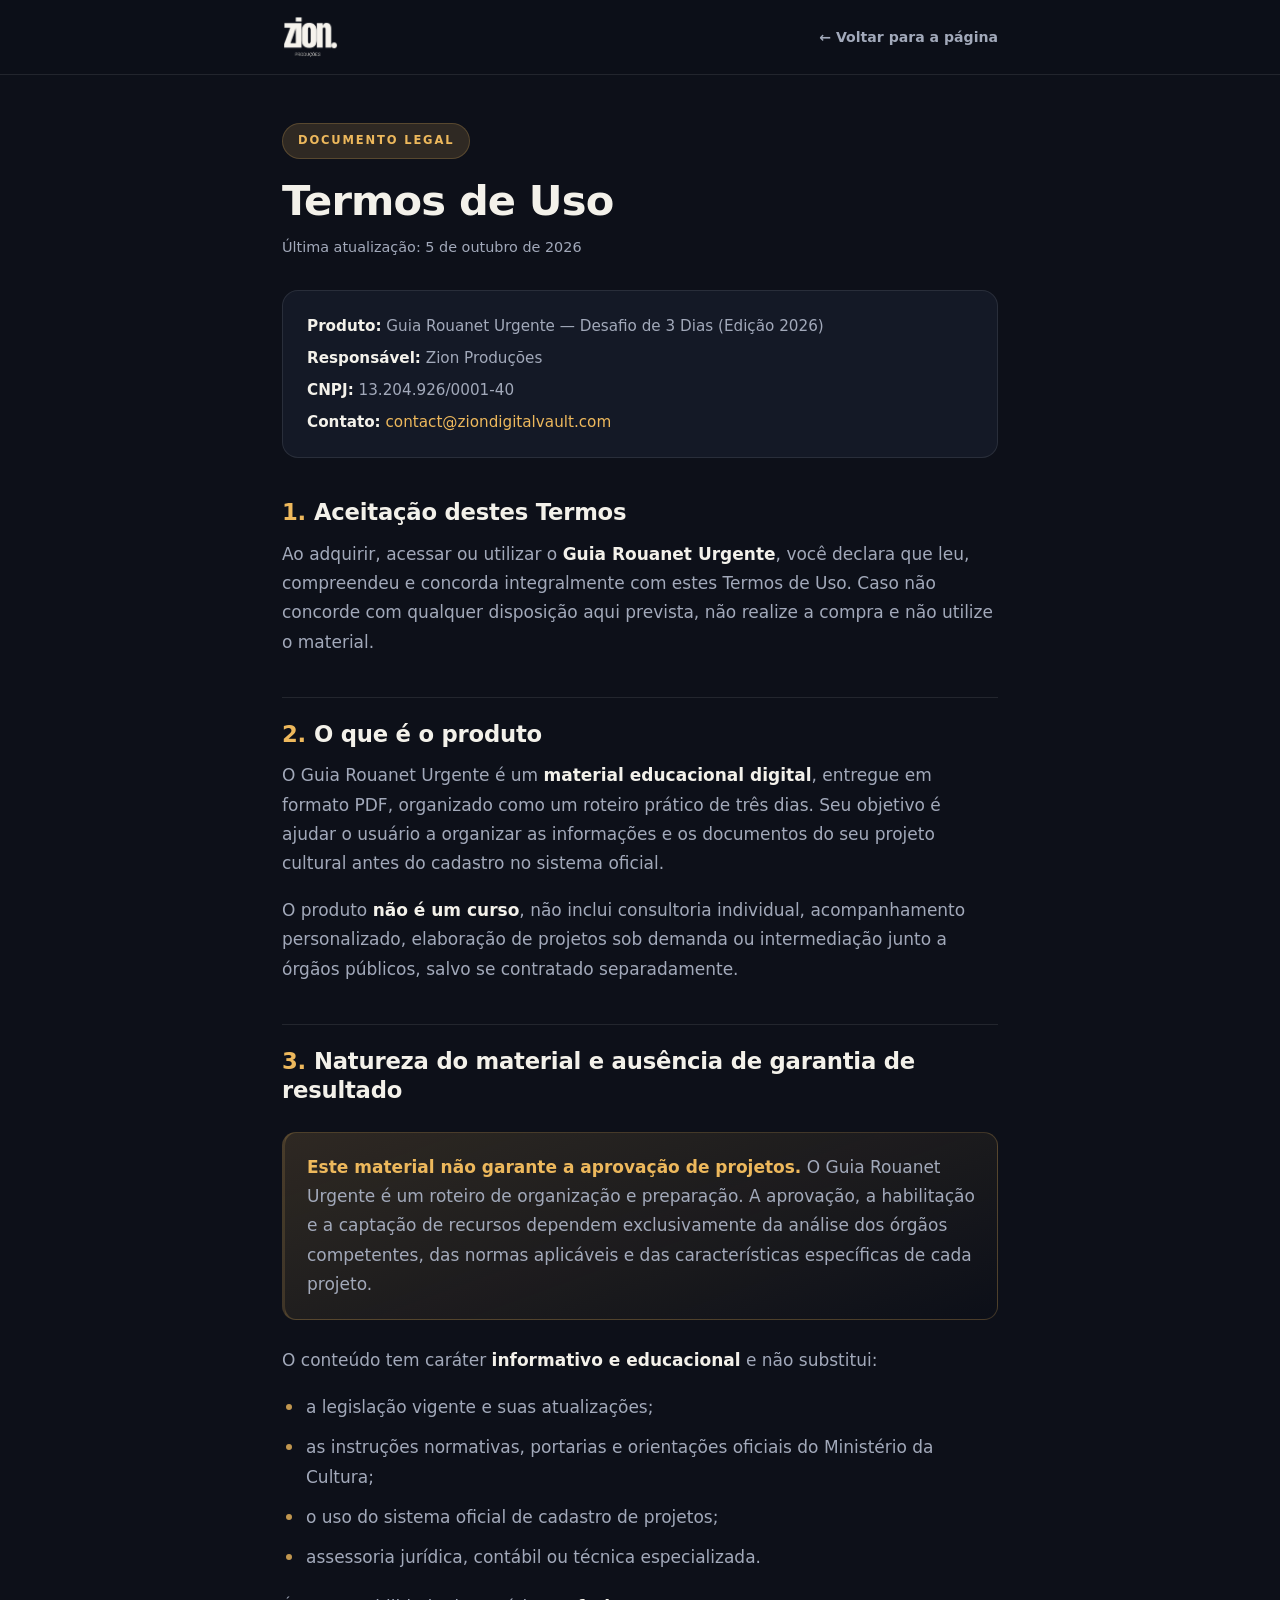
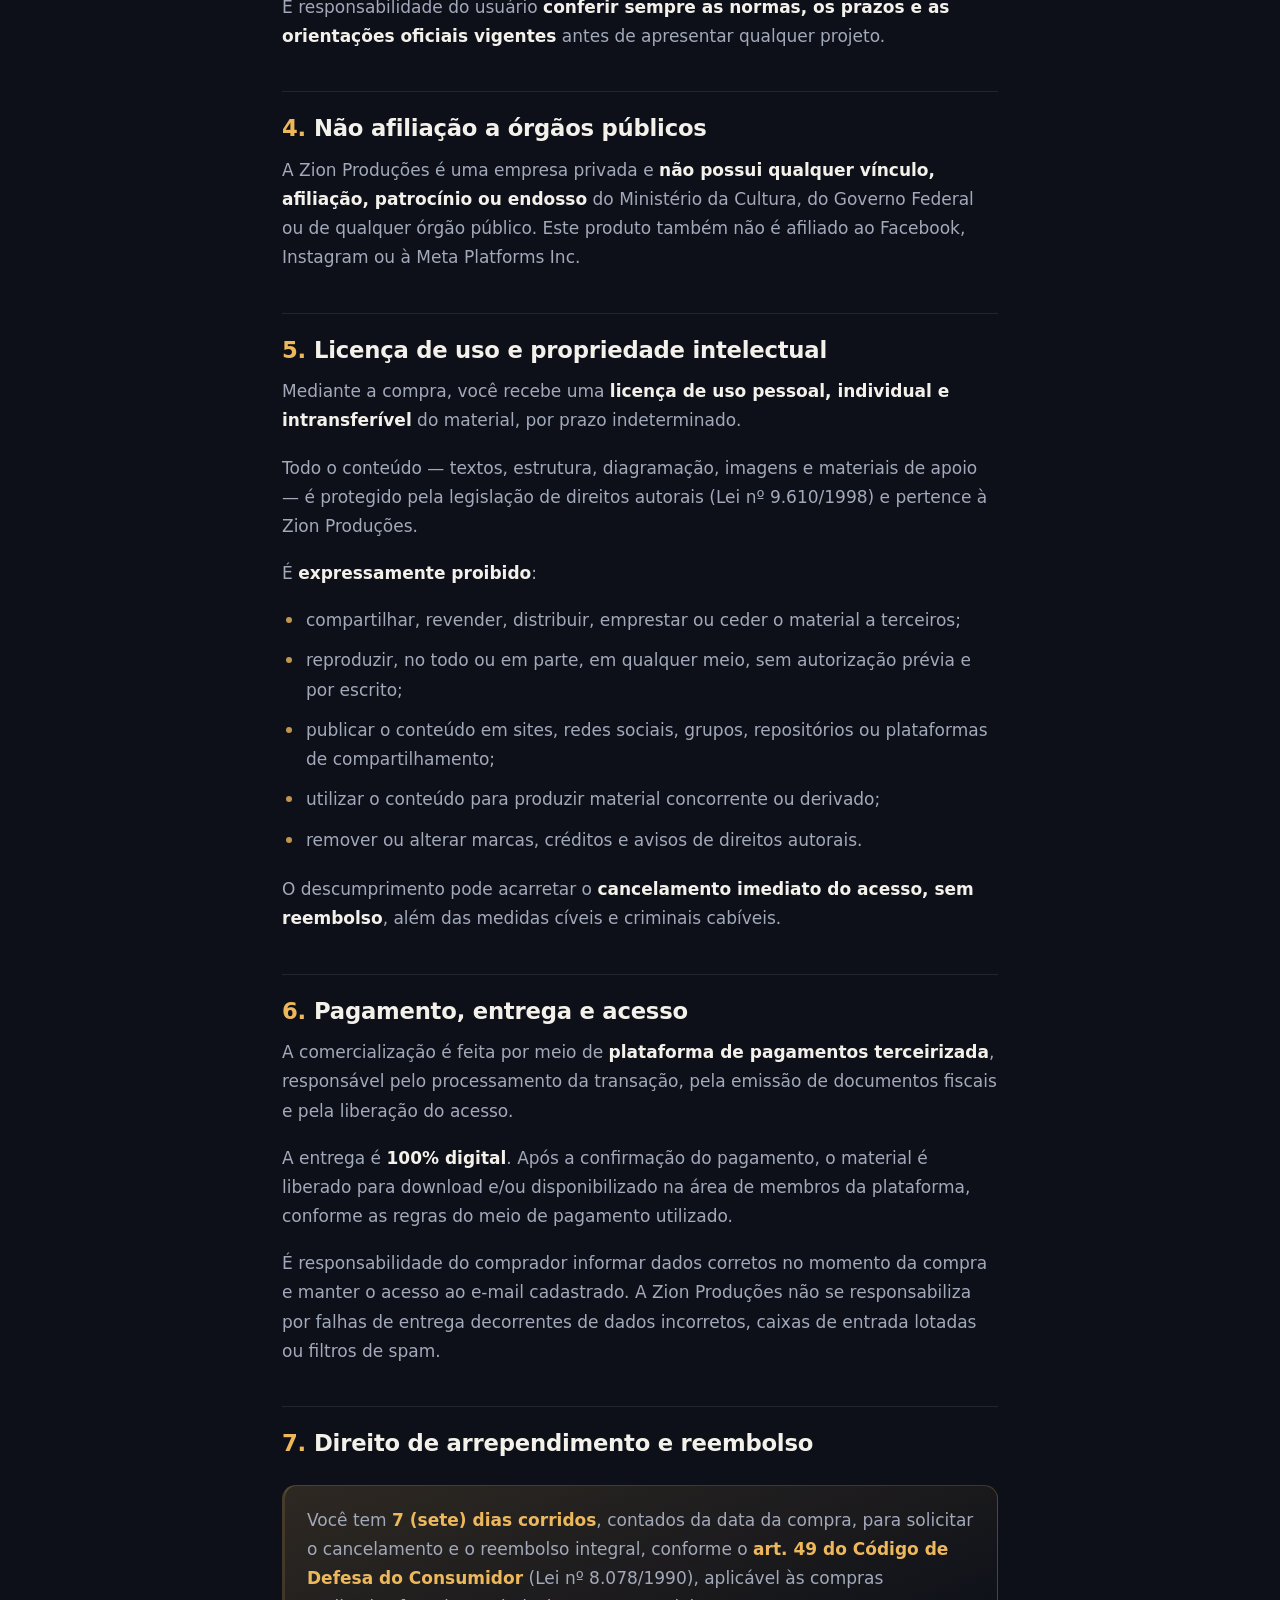
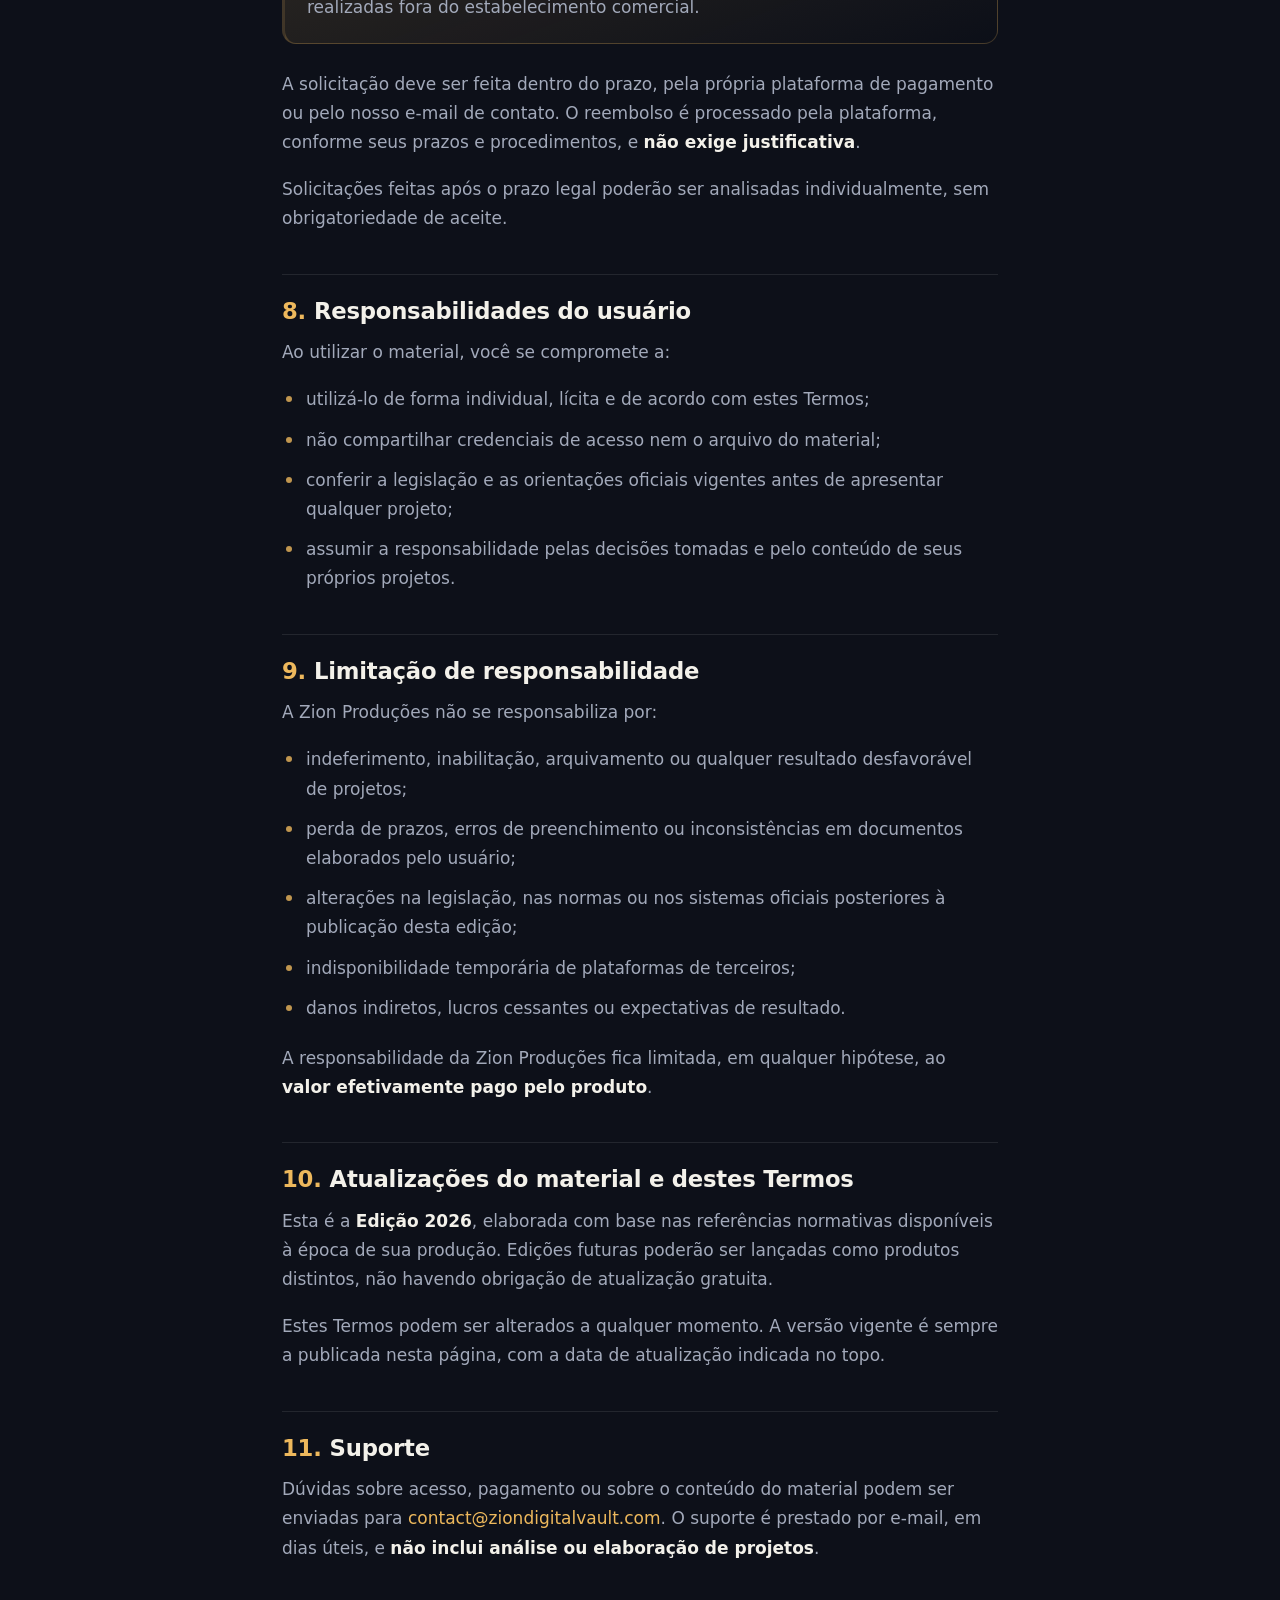
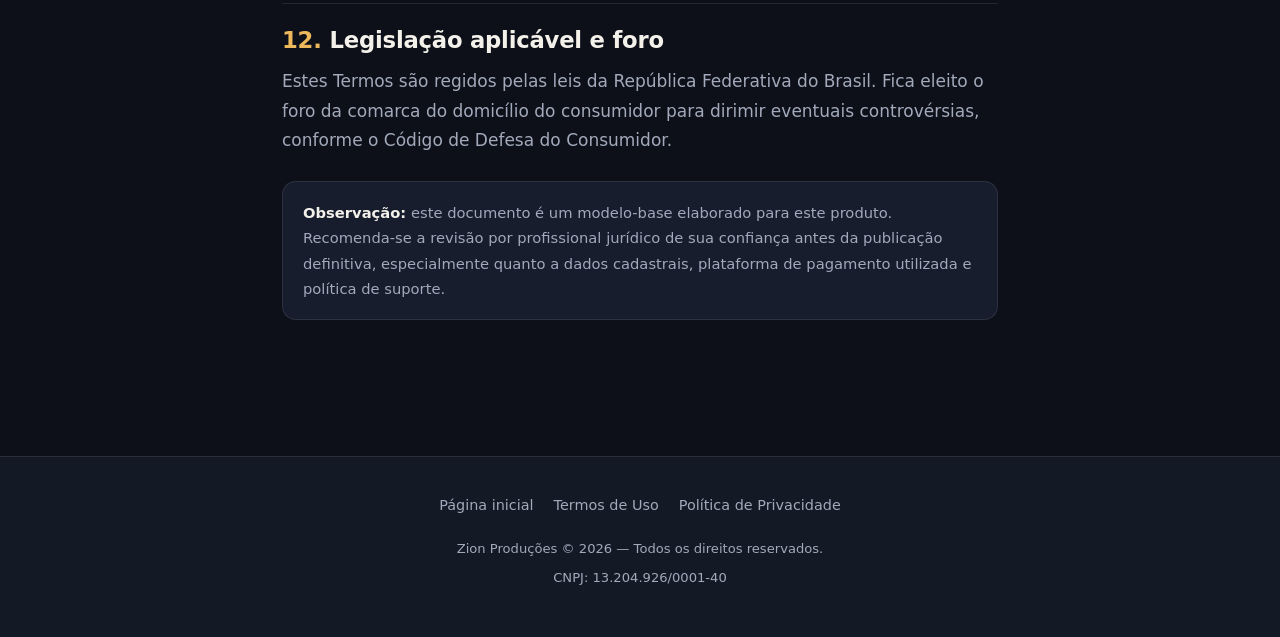
<file: rouanet-urgente/termos.html>
<!doctype html>
<html lang="pt-BR">
<head>
<meta charset="utf-8" />
<meta name="viewport" content="width=device-width, initial-scale=1" />
<meta name="theme-color" content="#0d1019" />
<title>Termos de Uso — Guia Rouanet Urgente | Zion Produções</title>
<meta name="description" content="Termos de Uso do Guia Rouanet Urgente — Desafio de 3 Dias, produto digital da Zion Produções." />
<meta name="robots" content="index, follow" />
<link rel="stylesheet" href="assets/legal.css" />
</head>
<body>

<header class="site-header">
  <div class="wrap">
    <a href="index.html" aria-label="Zion Produções">
      <img class="brand-logo" src="assets/logo-zion.png" alt="Zion Produções" width="235" height="180" />
    </a>
    <a class="back-link" href="index.html">← Voltar para a página</a>
  </div>
</header>

<main class="doc">
  <div class="wrap">
    <span class="eyebrow">Documento legal</span>
    <h1>Termos de Uso</h1>
    <p class="updated">Última atualização: 5 de outubro de 2026</p>

    <div class="ident">
      <p><b>Produto:</b> Guia Rouanet Urgente — Desafio de 3 Dias (Edição 2026)</p>
      <p><b>Responsável:</b> Zion Produções</p>
      <p><b>CNPJ:</b> 13.204.926/0001-40</p>
      <p><b>Contato:</b> <a href="mailto:contact@ziondigitalvault.com">contact@ziondigitalvault.com</a></p>
    </div>

    <h2><span class="n">1.</span>Aceitação destes Termos</h2>
    <p>Ao adquirir, acessar ou utilizar o <strong>Guia Rouanet Urgente</strong>, você declara que leu, compreendeu e concorda integralmente com estes Termos de Uso. Caso não concorde com qualquer disposição aqui prevista, não realize a compra e não utilize o material.</p>

    <h2><span class="n">2.</span>O que é o produto</h2>
    <p>O Guia Rouanet Urgente é um <strong>material educacional digital</strong>, entregue em formato PDF, organizado como um roteiro prático de três dias. Seu objetivo é ajudar o usuário a organizar as informações e os documentos do seu projeto cultural antes do cadastro no sistema oficial.</p>
    <p>O produto <strong>não é um curso</strong>, não inclui consultoria individual, acompanhamento personalizado, elaboração de projetos sob demanda ou intermediação junto a órgãos públicos, salvo se contratado separadamente.</p>

    <h2><span class="n">3.</span>Natureza do material e ausência de garantia de resultado</h2>
    <div class="callout">
      <p><strong>Este material não garante a aprovação de projetos.</strong> O Guia Rouanet Urgente é um roteiro de organização e preparação. A aprovação, a habilitação e a captação de recursos dependem exclusivamente da análise dos órgãos competentes, das normas aplicáveis e das características específicas de cada projeto.</p>
    </div>
    <p>O conteúdo tem caráter <strong>informativo e educacional</strong> e não substitui:</p>
    <ul>
      <li>a legislação vigente e suas atualizações;</li>
      <li>as instruções normativas, portarias e orientações oficiais do Ministério da Cultura;</li>
      <li>o uso do sistema oficial de cadastro de projetos;</li>
      <li>assessoria jurídica, contábil ou técnica especializada.</li>
    </ul>
    <p>É responsabilidade do usuário <strong>conferir sempre as normas, os prazos e as orientações oficiais vigentes</strong> antes de apresentar qualquer projeto.</p>

    <h2><span class="n">4.</span>Não afiliação a órgãos públicos</h2>
    <p>A Zion Produções é uma empresa privada e <strong>não possui qualquer vínculo, afiliação, patrocínio ou endosso</strong> do Ministério da Cultura, do Governo Federal ou de qualquer órgão público. Este produto também não é afiliado ao Facebook, Instagram ou à Meta Platforms Inc.</p>

    <h2><span class="n">5.</span>Licença de uso e propriedade intelectual</h2>
    <p>Mediante a compra, você recebe uma <strong>licença de uso pessoal, individual e intransferível</strong> do material, por prazo indeterminado.</p>
    <p>Todo o conteúdo — textos, estrutura, diagramação, imagens e materiais de apoio — é protegido pela legislação de direitos autorais (Lei nº 9.610/1998) e pertence à Zion Produções.</p>
    <p>É <strong>expressamente proibido</strong>:</p>
    <ul>
      <li>compartilhar, revender, distribuir, emprestar ou ceder o material a terceiros;</li>
      <li>reproduzir, no todo ou em parte, em qualquer meio, sem autorização prévia e por escrito;</li>
      <li>publicar o conteúdo em sites, redes sociais, grupos, repositórios ou plataformas de compartilhamento;</li>
      <li>utilizar o conteúdo para produzir material concorrente ou derivado;</li>
      <li>remover ou alterar marcas, créditos e avisos de direitos autorais.</li>
    </ul>
    <p>O descumprimento pode acarretar o <strong>cancelamento imediato do acesso, sem reembolso</strong>, além das medidas cíveis e criminais cabíveis.</p>

    <h2><span class="n">6.</span>Pagamento, entrega e acesso</h2>
    <p>A comercialização é feita por meio de <strong>plataforma de pagamentos terceirizada</strong>, responsável pelo processamento da transação, pela emissão de documentos fiscais e pela liberação do acesso.</p>
    <p>A entrega é <strong>100% digital</strong>. Após a confirmação do pagamento, o material é liberado para download e/ou disponibilizado na área de membros da plataforma, conforme as regras do meio de pagamento utilizado.</p>
    <p>É responsabilidade do comprador informar dados corretos no momento da compra e manter o acesso ao e-mail cadastrado. A Zion Produções não se responsabiliza por falhas de entrega decorrentes de dados incorretos, caixas de entrada lotadas ou filtros de spam.</p>

    <h2><span class="n">7.</span>Direito de arrependimento e reembolso</h2>
    <div class="callout">
      <p>Você tem <strong>7 (sete) dias corridos</strong>, contados da data da compra, para solicitar o cancelamento e o reembolso integral, conforme o <strong>art. 49 do Código de Defesa do Consumidor</strong> (Lei nº 8.078/1990), aplicável às compras realizadas fora do estabelecimento comercial.</p>
    </div>
    <p>A solicitação deve ser feita dentro do prazo, pela própria plataforma de pagamento ou pelo nosso e-mail de contato. O reembolso é processado pela plataforma, conforme seus prazos e procedimentos, e <strong>não exige justificativa</strong>.</p>
    <p>Solicitações feitas após o prazo legal poderão ser analisadas individualmente, sem obrigatoriedade de aceite.</p>

    <h2><span class="n">8.</span>Responsabilidades do usuário</h2>
    <p>Ao utilizar o material, você se compromete a:</p>
    <ul>
      <li>utilizá-lo de forma individual, lícita e de acordo com estes Termos;</li>
      <li>não compartilhar credenciais de acesso nem o arquivo do material;</li>
      <li>conferir a legislação e as orientações oficiais vigentes antes de apresentar qualquer projeto;</li>
      <li>assumir a responsabilidade pelas decisões tomadas e pelo conteúdo de seus próprios projetos.</li>
    </ul>

    <h2><span class="n">9.</span>Limitação de responsabilidade</h2>
    <p>A Zion Produções não se responsabiliza por:</p>
    <ul>
      <li>indeferimento, inabilitação, arquivamento ou qualquer resultado desfavorável de projetos;</li>
      <li>perda de prazos, erros de preenchimento ou inconsistências em documentos elaborados pelo usuário;</li>
      <li>alterações na legislação, nas normas ou nos sistemas oficiais posteriores à publicação desta edição;</li>
      <li>indisponibilidade temporária de plataformas de terceiros;</li>
      <li>danos indiretos, lucros cessantes ou expectativas de resultado.</li>
    </ul>
    <p>A responsabilidade da Zion Produções fica limitada, em qualquer hipótese, ao <strong>valor efetivamente pago pelo produto</strong>.</p>

    <h2><span class="n">10.</span>Atualizações do material e destes Termos</h2>
    <p>Esta é a <strong>Edição 2026</strong>, elaborada com base nas referências normativas disponíveis à época de sua produção. Edições futuras poderão ser lançadas como produtos distintos, não havendo obrigação de atualização gratuita.</p>
    <p>Estes Termos podem ser alterados a qualquer momento. A versão vigente é sempre a publicada nesta página, com a data de atualização indicada no topo.</p>

    <h2><span class="n">11.</span>Suporte</h2>
    <p>Dúvidas sobre acesso, pagamento ou sobre o conteúdo do material podem ser enviadas para <a href="mailto:contact@ziondigitalvault.com">contact@ziondigitalvault.com</a>. O suporte é prestado por e-mail, em dias úteis, e <strong>não inclui análise ou elaboração de projetos</strong>.</p>

    <h2><span class="n">12.</span>Legislação aplicável e foro</h2>
    <p>Estes Termos são regidos pelas leis da República Federativa do Brasil. Fica eleito o foro da comarca do domicílio do consumidor para dirimir eventuais controvérsias, conforme o Código de Defesa do Consumidor.</p>

    <div class="note">
      <p><strong>Observação:</strong> este documento é um modelo-base elaborado para este produto. Recomenda-se a revisão por profissional jurídico de sua confiança antes da publicação definitiva, especialmente quanto a dados cadastrais, plataforma de pagamento utilizada e política de suporte.</p>
    </div>
  </div>
</main>

<footer class="site-footer">
  <div class="wrap">
    <nav class="footer-links" aria-label="Documentos">
      <a href="index.html">Página inicial</a>
      <a href="termos.html">Termos de Uso</a>
      <a href="privacidade.html">Política de Privacidade</a>
    </nav>
    <div class="footer-meta">
      <p>Zion Produções © 2026 — Todos os direitos reservados.</p>
      <p>CNPJ: 13.204.926/0001-40</p>
    </div>
  </div>
</footer>

</body>
</html>
</file>
<file: family-finance/css/styles.css>
/* ============================================================
   FAMILY FINANCE — Design System
   Cores da marca: Violeta · Verde Vivo · Preto
   ============================================================ */

:root {
  /* Marca */
  --violet-300: #c4b5fd;
  --violet-400: #a78bfa;
  --violet-500: #8b5cf6;
  --violet-600: #7c3aed;
  --violet-700: #6d28d9;
  --green-300: #86efac;
  --green-400: #4ade80;
  --green-500: #22c55e;
  --green-600: #16a34a;
  --black-900: #0b0b0e;

  /* Superfícies — modo escuro (padrão) */
  --bg: #0b0b0e;
  --surface: #131317;
  --surface-2: #1a1a21;
  --surface-3: #22222b;
  --border: rgba(255, 255, 255, 0.08);
  --border-strong: rgba(255, 255, 255, 0.16);

  /* Tinta */
  --text-1: #f4f4f6;
  --text-2: #b6b6c2;
  --text-3: #82828f;

  /* Acentos por modo */
  --accent: var(--violet-500);
  --accent-soft: rgba(139, 92, 246, 0.14);
  --green-accent: var(--green-400);
  --green-soft: rgba(74, 222, 128, 0.12);

  /* Séries de gráfico — validadas p/ superfície escura #131317 */
  --series-1: #8b5cf6;
  --series-2: #1fad53;
  --series-3: #c07f00;
  --series-4: #3f8cf3;
  --series-5: #e0559e;
  --grid-line: #26262e;
  --axis-line: #383842;

  /* Tags de status */
  --tag-red: #f87171;
  --tag-red-bg: rgba(248, 113, 113, 0.14);
  --tag-orange: #fb923c;
  --tag-orange-bg: rgba(251, 146, 60, 0.14);
  --tag-yellow: #facc15;
  --tag-yellow-bg: rgba(250, 204, 21, 0.12);
  --tag-green: #4ade80;
  --tag-green-bg: rgba(74, 222, 128, 0.14);
  --tag-blue: #60a5fa;
  --tag-blue-bg: rgba(96, 165, 250, 0.14);
  --tag-purple: #c084fc;
  --tag-purple-bg: rgba(192, 132, 252, 0.14);

  --shadow: 0 8px 30px rgba(0, 0, 0, 0.35);
  --radius: 16px;
  --radius-sm: 10px;
  --font: "Inter", system-ui, -apple-system, "Segoe UI", sans-serif;
}

[data-theme="light"] {
  --bg: #f6f6f4;
  --surface: #ffffff;
  --surface-2: #fafaf8;
  --surface-3: #f0f0ee;
  --border: rgba(11, 11, 14, 0.08);
  --border-strong: rgba(11, 11, 14, 0.18);

  --text-1: #131316;
  --text-2: #4b4b55;
  --text-3: #7c7c88;

  --accent: var(--violet-600);
  --accent-soft: rgba(124, 58, 237, 0.1);
  --green-accent: var(--green-600);
  --green-soft: rgba(22, 163, 74, 0.1);

  /* Séries de gráfico — validadas p/ superfície clara #fafaf8 */
  --series-1: #7c3aed;
  --series-2: #16a34a;
  --series-3: #d97706;
  --series-4: #2563eb;
  --series-5: #db2777;
  --grid-line: #e8e8e4;
  --axis-line: #d4d4cf;

  --tag-red: #dc2626;
  --tag-red-bg: rgba(220, 38, 38, 0.1);
  --tag-orange: #ea580c;
  --tag-orange-bg: rgba(234, 88, 12, 0.1);
  --tag-yellow: #a16207;
  --tag-yellow-bg: rgba(202, 138, 4, 0.12);
  --tag-green: #16a34a;
  --tag-green-bg: rgba(22, 163, 74, 0.1);
  --tag-blue: #2563eb;
  --tag-blue-bg: rgba(37, 99, 235, 0.1);
  --tag-purple: #7c3aed;
  --tag-purple-bg: rgba(124, 58, 237, 0.1);

  --shadow: 0 8px 30px rgba(11, 11, 14, 0.08);
}

* { margin: 0; padding: 0; box-sizing: border-box; }

html { scroll-behavior: smooth; }

body {
  font-family: var(--font);
  background: var(--bg);
  color: var(--text-1);
  line-height: 1.55;
  font-size: 15px;
  transition: background 0.3s ease, color 0.3s ease;
}

button { font-family: inherit; cursor: pointer; }
input, select, textarea { font-family: inherit; font-size: 14px; }
img { max-width: 100%; }

/* ---------- Login ---------- */
.login-screen {
  min-height: 100vh;
  display: flex;
  align-items: center;
  justify-content: center;
  padding: 24px;
  background:
    radial-gradient(1000px 500px at 15% -10%, rgba(124, 58, 237, 0.22), transparent 60%),
    radial-gradient(800px 400px at 90% 110%, rgba(34, 197, 94, 0.14), transparent 60%),
    var(--bg);
}

.login-card {
  width: 100%;
  max-width: 460px;
  background: var(--surface);
  border: 1px solid var(--border);
  border-radius: 24px;
  padding: 44px 40px;
  box-shadow: var(--shadow);
  text-align: center;
}

.brand-mark {
  width: 62px;
  height: 62px;
  border-radius: 18px;
  margin: 0 auto 18px;
  display: flex;
  align-items: center;
  justify-content: center;
  font-size: 30px;
  background: linear-gradient(135deg, var(--violet-600), var(--violet-500) 55%, var(--green-500));
  box-shadow: 0 10px 30px rgba(124, 58, 237, 0.35);
}

.login-card h1 {
  font-size: 26px;
  letter-spacing: -0.02em;
  margin-bottom: 4px;
}

.login-card h1 .accent { color: var(--green-accent); }

.login-sub { color: var(--text-3); margin-bottom: 30px; font-size: 14px; }

.profile-list { display: flex; flex-direction: column; gap: 12px; }

.profile-btn {
  display: flex;
  align-items: center;
  gap: 14px;
  width: 100%;
  padding: 14px 16px;
  border-radius: 14px;
  border: 1px solid var(--border);
  background: var(--surface-2);
  color: var(--text-1);
  text-align: left;
  transition: border-color 0.2s ease, transform 0.15s ease, background 0.2s ease;
}

.profile-btn:hover {
  border-color: var(--accent);
  background: var(--accent-soft);
  transform: translateY(-1px);
}

.profile-avatar {
  width: 44px;
  height: 44px;
  border-radius: 50%;
  display: flex;
  align-items: center;
  justify-content: center;
  font-size: 21px;
  flex-shrink: 0;
}

.profile-avatar.pai { background: rgba(139, 92, 246, 0.2); }
.profile-avatar.mae { background: rgba(224, 85, 158, 0.18); }
.profile-avatar.filha { background: rgba(74, 222, 128, 0.16); }

.profile-btn strong { display: block; font-size: 15px; }
.profile-btn span { display: block; font-size: 12.5px; color: var(--text-3); }

.profile-role {
  margin-left: auto;
  font-size: 11px;
  font-weight: 600;
  text-transform: uppercase;
  letter-spacing: 0.06em;
  padding: 4px 10px;
  border-radius: 999px;
}

.profile-role.admin { background: var(--accent-soft); color: var(--accent); }
.profile-role.dep { background: var(--green-soft); color: var(--green-accent); }

.login-note { margin-top: 26px; font-size: 12px; color: var(--text-3); }

/* ---------- Layout do app ---------- */
.app-shell { display: none; min-height: 100vh; }
.app-shell.active { display: flex; }

.sidebar {
  width: 248px;
  flex-shrink: 0;
  background: var(--surface);
  border-right: 1px solid var(--border);
  padding: 22px 14px;
  display: flex;
  flex-direction: column;
  gap: 4px;
  position: sticky;
  top: 0;
  height: 100vh;
  overflow-y: auto;
}

.sidebar-brand {
  display: flex;
  align-items: center;
  gap: 10px;
  padding: 4px 10px 18px;
  font-weight: 700;
  font-size: 16px;
  letter-spacing: -0.01em;
}

.sidebar-brand .mini-mark {
  width: 34px;
  height: 34px;
  border-radius: 10px;
  display: flex;
  align-items: center;
  justify-content: center;
  font-size: 17px;
  background: linear-gradient(135deg, var(--violet-600), var(--green-500));
  flex-shrink: 0;
}

.nav-section {
  font-size: 11px;
  font-weight: 600;
  text-transform: uppercase;
  letter-spacing: 0.08em;
  color: var(--text-3);
  padding: 14px 12px 6px;
}

.nav-item {
  display: flex;
  align-items: center;
  gap: 11px;
  padding: 10px 12px;
  border-radius: 10px;
  border: none;
  background: transparent;
  color: var(--text-2);
  font-size: 14px;
  font-weight: 500;
  width: 100%;
  text-align: left;
  transition: background 0.15s ease, color 0.15s ease;
}

.nav-item:hover { background: var(--surface-2); color: var(--text-1); }

.nav-item.active {
  background: var(--accent-soft);
  color: var(--accent);
  font-weight: 600;
}

.nav-item .ico { width: 20px; text-align: center; font-size: 16px; }

.sidebar-footer { margin-top: auto; padding-top: 16px; border-top: 1px solid var(--border); }

.user-chip {
  display: flex;
  align-items: center;
  gap: 10px;
  padding: 8px 10px;
  border-radius: 10px;
}

.user-chip .profile-avatar { width: 36px; height: 36px; font-size: 17px; }
.user-chip strong { font-size: 13.5px; display: block; }
.user-chip span { font-size: 11.5px; color: var(--text-3); }

.sidebar-actions { display: flex; gap: 8px; padding: 8px 10px 0; }

.icon-btn {
  flex: 1;
  padding: 8px;
  border-radius: 9px;
  border: 1px solid var(--border);
  background: var(--surface-2);
  color: var(--text-2);
  font-size: 13px;
  transition: border-color 0.15s ease, color 0.15s ease;
}

.icon-btn:hover { border-color: var(--border-strong); color: var(--text-1); }

.main { flex: 1; min-width: 0; padding: 28px 34px 60px; }

.page { display: none; }
.page.active { display: block; animation: fadeUp 0.3s ease; }

@keyframes fadeUp {
  from { opacity: 0; transform: translateY(8px); }
  to { opacity: 1; transform: translateY(0); }
}

.page-header {
  display: flex;
  align-items: flex-start;
  justify-content: space-between;
  gap: 16px;
  flex-wrap: wrap;
  margin-bottom: 24px;
}

.page-header h2 { font-size: 22px; letter-spacing: -0.02em; }
.page-header p { color: var(--text-3); font-size: 13.5px; margin-top: 2px; }

/* ---------- Botões ---------- */
.btn {
  display: inline-flex;
  align-items: center;
  gap: 8px;
  padding: 10px 18px;
  border-radius: 11px;
  border: 1px solid transparent;
  font-size: 14px;
  font-weight: 600;
  transition: transform 0.15s ease, box-shadow 0.15s ease, background 0.15s ease;
}

.btn:hover { transform: translateY(-1px); }

.btn-primary {
  background: linear-gradient(135deg, var(--violet-600), var(--violet-500));
  color: #fff;
  box-shadow: 0 6px 18px rgba(124, 58, 237, 0.3);
}

.btn-green {
  background: linear-gradient(135deg, var(--green-600), var(--green-500));
  color: #fff;
  box-shadow: 0 6px 18px rgba(34, 197, 94, 0.28);
}

.btn-ghost {
  background: var(--surface-2);
  border-color: var(--border);
  color: var(--text-1);
}

.btn-sm { padding: 6px 12px; font-size: 12.5px; border-radius: 9px; }

.btn-danger-ghost { background: var(--tag-red-bg); color: var(--tag-red); border-color: transparent; }

/* ---------- Cards / grids ---------- */
.stat-grid {
  display: grid;
  grid-template-columns: repeat(auto-fit, minmax(190px, 1fr));
  gap: 14px;
  margin-bottom: 22px;
}

.stat-card {
  background: var(--surface);
  border: 1px solid var(--border);
  border-radius: var(--radius);
  padding: 18px 20px;
  transition: transform 0.2s ease, border-color 0.2s ease;
}

.stat-card:hover { transform: translateY(-2px); border-color: var(--border-strong); }

.stat-card .label {
  font-size: 12px;
  font-weight: 600;
  text-transform: uppercase;
  letter-spacing: 0.06em;
  color: var(--text-3);
  display: flex;
  align-items: center;
  gap: 7px;
}

.stat-card .value {
  font-size: 24px;
  font-weight: 700;
  letter-spacing: -0.02em;
  margin-top: 8px;
}

.stat-card .delta { font-size: 12.5px; margin-top: 4px; color: var(--text-3); }
.stat-card .value.green { color: var(--green-accent); }
.stat-card .value.violet { color: var(--accent); }
.stat-card .value.red { color: var(--tag-red); }

.stat-card.hero {
  background:
    radial-gradient(400px 180px at 100% 0%, rgba(34, 197, 94, 0.14), transparent 65%),
    linear-gradient(135deg, rgba(124, 58, 237, 0.28), rgba(124, 58, 237, 0.06)),
    var(--surface);
  border-color: rgba(139, 92, 246, 0.35);
}

.grid-2 {
  display: grid;
  grid-template-columns: 1.4fr 1fr;
  gap: 16px;
  margin-bottom: 16px;
}

.grid-2-even { display: grid; grid-template-columns: 1fr 1fr; gap: 16px; margin-bottom: 16px; }

.panel {
  background: var(--surface);
  border: 1px solid var(--border);
  border-radius: var(--radius);
  padding: 20px 22px;
}

.panel-title {
  display: flex;
  align-items: center;
  justify-content: space-between;
  gap: 10px;
  margin-bottom: 14px;
}

.panel-title h3 { font-size: 15px; font-weight: 700; letter-spacing: -0.01em; }
.panel-title .hint { font-size: 12px; color: var(--text-3); }

/* ---------- Gráficos ---------- */
.chart-wrap { position: relative; }
.chart-wrap svg { display: block; width: 100%; height: auto; }

.chart-legend {
  display: flex;
  gap: 16px;
  flex-wrap: wrap;
  margin-top: 10px;
  font-size: 12.5px;
  color: var(--text-2);
}

.chart-legend .key { display: flex; align-items: center; gap: 6px; }

.chart-legend .swatch {
  width: 10px;
  height: 10px;
  border-radius: 3px;
  flex-shrink: 0;
}

.chart-tooltip {
  position: absolute;
  pointer-events: none;
  background: var(--surface-3);
  border: 1px solid var(--border-strong);
  border-radius: 9px;
  padding: 8px 11px;
  font-size: 12px;
  color: var(--text-1);
  box-shadow: var(--shadow);
  opacity: 0;
  transition: opacity 0.12s ease;
  z-index: 20;
  white-space: nowrap;
}

.chart-tooltip.visible { opacity: 1; }
.chart-tooltip .tt-title { font-weight: 700; margin-bottom: 3px; }
.chart-tooltip .tt-row { display: flex; align-items: center; gap: 6px; color: var(--text-2); }

.donut-layout { display: flex; align-items: center; gap: 20px; flex-wrap: wrap; }
.donut-layout svg { flex-shrink: 0; }
.donut-list { flex: 1; min-width: 170px; display: flex; flex-direction: column; gap: 9px; }

.donut-item {
  display: flex;
  align-items: center;
  gap: 9px;
  font-size: 13px;
  color: var(--text-2);
}

.donut-item .swatch { width: 10px; height: 10px; border-radius: 3px; flex-shrink: 0; }
.donut-item .val { margin-left: auto; font-weight: 600; color: var(--text-1); font-variant-numeric: tabular-nums; }

/* ---------- Tags de status ---------- */
.tag {
  display: inline-flex;
  align-items: center;
  gap: 6px;
  font-size: 11.5px;
  font-weight: 600;
  padding: 4px 10px;
  border-radius: 999px;
  white-space: nowrap;
}

.tag .dot { width: 7px; height: 7px; border-radius: 50%; background: currentColor; }
.tag-vencida { background: var(--tag-red-bg); color: var(--tag-red); }
.tag-hoje { background: var(--tag-orange-bg); color: var(--tag-orange); }
.tag-semana { background: var(--tag-yellow-bg); color: var(--tag-yellow); }
.tag-paga { background: var(--tag-green-bg); color: var(--tag-green); }
.tag-recorrente { background: var(--tag-blue-bg); color: var(--tag-blue); }
.tag-meta { background: var(--tag-purple-bg); color: var(--tag-purple); }

/* Filtros por cor */
.filter-row { display: flex; gap: 8px; flex-wrap: wrap; margin-bottom: 16px; }

.filter-chip {
  display: inline-flex;
  align-items: center;
  gap: 7px;
  padding: 7px 14px;
  border-radius: 999px;
  border: 1px solid var(--border);
  background: var(--surface);
  color: var(--text-2);
  font-size: 12.5px;
  font-weight: 600;
  transition: border-color 0.15s ease, background 0.15s ease;
}

.filter-chip .dot { width: 8px; height: 8px; border-radius: 50%; }
.filter-chip:hover { border-color: var(--border-strong); }
.filter-chip.active { border-color: var(--accent); background: var(--accent-soft); color: var(--text-1); }

/* ---------- Tabelas / listas ---------- */
.table-wrap { overflow-x: auto; }

table.data {
  width: 100%;
  border-collapse: collapse;
  font-size: 13.5px;
}

table.data th {
  text-align: left;
  font-size: 11px;
  font-weight: 600;
  text-transform: uppercase;
  letter-spacing: 0.07em;
  color: var(--text-3);
  padding: 10px 12px;
  border-bottom: 1px solid var(--border);
  white-space: nowrap;
}

table.data td {
  padding: 12px;
  border-bottom: 1px solid var(--border);
  vertical-align: middle;
}

table.data tr:last-child td { border-bottom: none; }
table.data tr:hover td { background: var(--surface-2); }

.owner-chip {
  display: inline-flex;
  align-items: center;
  gap: 5px;
  font-size: 12px;
  color: var(--text-2);
  background: var(--surface-3);
  padding: 3px 9px;
  border-radius: 999px;
}

.money { font-variant-numeric: tabular-nums; font-weight: 600; }
.money.pos { color: var(--green-accent); }
.money.neg { color: var(--text-1); }

.row-actions { display: flex; gap: 6px; justify-content: flex-end; }

.mini-btn {
  border: 1px solid var(--border);
  background: var(--surface-2);
  color: var(--text-2);
  border-radius: 8px;
  padding: 5px 9px;
  font-size: 12px;
  transition: color 0.15s ease, border-color 0.15s ease;
}

.mini-btn:hover { color: var(--text-1); border-color: var(--border-strong); }
.mini-btn.danger:hover { color: var(--tag-red); border-color: var(--tag-red); }
.mini-btn.pay:hover { color: var(--tag-green); border-color: var(--tag-green); }

/* ---------- Upload (Documentos & Faturas) ---------- */
.dropzone {
  border: 2px dashed var(--border-strong);
  border-radius: var(--radius);
  padding: 36px 24px;
  text-align: center;
  color: var(--text-2);
  background: var(--surface);
  transition: border-color 0.2s ease, background 0.2s ease;
  margin-bottom: 20px;
  cursor: pointer;
}

.dropzone:hover, .dropzone.dragover {
  border-color: var(--accent);
  background: var(--accent-soft);
}

.dropzone .dz-icon { font-size: 34px; display: block; margin-bottom: 8px; }
.dropzone strong { color: var(--text-1); }
.dropzone .dz-hint { display: block; font-size: 12px; color: var(--text-3); margin-top: 6px; }

.doc-grid {
  display: grid;
  grid-template-columns: repeat(auto-fill, minmax(230px, 1fr));
  gap: 14px;
}

.doc-card {
  background: var(--surface);
  border: 1px solid var(--border);
  border-radius: var(--radius);
  overflow: hidden;
  display: flex;
  flex-direction: column;
  transition: transform 0.2s ease, border-color 0.2s ease;
}

.doc-card:hover { transform: translateY(-2px); border-color: var(--border-strong); }

.doc-thumb {
  height: 110px;
  background: var(--surface-3);
  display: flex;
  align-items: center;
  justify-content: center;
  font-size: 38px;
  overflow: hidden;
}

.doc-thumb img { width: 100%; height: 100%; object-fit: cover; }

.doc-body { padding: 13px 15px 15px; display: flex; flex-direction: column; gap: 7px; flex: 1; }
.doc-body .doc-name { font-size: 13.5px; font-weight: 600; word-break: break-word; }
.doc-meta { font-size: 11.5px; color: var(--text-3); display: flex; flex-wrap: wrap; gap: 4px 10px; }

.doc-cat {
  display: inline-flex;
  align-self: flex-start;
  font-size: 11px;
  font-weight: 600;
  padding: 3px 9px;
  border-radius: 999px;
  background: var(--accent-soft);
  color: var(--accent);
}

.doc-actions { display: flex; gap: 6px; margin-top: auto; padding-top: 6px; }

.empty-state {
  text-align: center;
  color: var(--text-3);
  padding: 40px 20px;
  font-size: 13.5px;
}

.empty-state .big { font-size: 34px; display: block; margin-bottom: 8px; }

.shared-banner {
  display: flex;
  align-items: center;
  gap: 10px;
  background: var(--green-soft);
  border: 1px solid rgba(74, 222, 128, 0.25);
  color: var(--text-2);
  border-radius: var(--radius-sm);
  padding: 10px 16px;
  font-size: 13px;
  margin-bottom: 18px;
}

.shared-banner strong { color: var(--green-accent); }

/* ---------- Calendário ---------- */
.cal-header {
  display: flex;
  align-items: center;
  justify-content: space-between;
  margin-bottom: 14px;
}

.cal-header h3 { font-size: 16px; text-transform: capitalize; }
.cal-nav { display: flex; gap: 8px; }

.cal-grid {
  display: grid;
  grid-template-columns: repeat(7, 1fr);
  gap: 6px;
}

.cal-dow {
  text-align: center;
  font-size: 11px;
  font-weight: 600;
  text-transform: uppercase;
  letter-spacing: 0.06em;
  color: var(--text-3);
  padding: 6px 0;
}

.cal-day {
  min-height: 84px;
  background: var(--surface);
  border: 1px solid var(--border);
  border-radius: 10px;
  padding: 7px 8px;
  font-size: 12px;
  color: var(--text-2);
  display: flex;
  flex-direction: column;
  gap: 4px;
}

.cal-day.other { opacity: 0.35; }
.cal-day.today { border-color: var(--accent); box-shadow: 0 0 0 1px var(--accent); }
.cal-day .d-num { font-weight: 600; color: var(--text-1); }

.cal-ev {
  font-size: 10.5px;
  font-weight: 600;
  padding: 2px 6px;
  border-radius: 6px;
  white-space: nowrap;
  overflow: hidden;
  text-overflow: ellipsis;
}

/* ---------- Vision Board ---------- */
.vb-header {
  text-align: center;
  padding: 30px 20px 26px;
  border-radius: 20px;
  margin-bottom: 22px;
  background:
    radial-gradient(600px 260px at 50% -30%, rgba(124, 58, 237, 0.35), transparent 70%),
    radial-gradient(500px 200px at 85% 110%, rgba(34, 197, 94, 0.2), transparent 60%),
    var(--surface);
  border: 1px solid var(--border);
}

.vb-header .house { font-size: 26px; opacity: 0.9; }
.vb-header h2 { font-size: 26px; letter-spacing: -0.02em; margin-top: 6px; }
.vb-header p { color: var(--text-3); font-size: 13px; margin-top: 4px; }

.vb-grid {
  display: grid;
  grid-template-columns: repeat(auto-fill, minmax(260px, 1fr));
  gap: 16px;
}

.dream-card {
  background: var(--surface);
  border: 1px solid var(--border);
  border-radius: 18px;
  overflow: hidden;
  display: flex;
  flex-direction: column;
  transition: transform 0.2s ease, box-shadow 0.2s ease;
}

.dream-card:hover { transform: translateY(-3px); box-shadow: var(--shadow); }

.dream-cover {
  height: 120px;
  display: flex;
  align-items: center;
  justify-content: center;
  font-size: 46px;
}

.dream-body { padding: 15px 17px 17px; display: flex; flex-direction: column; gap: 9px; flex: 1; }
.dream-top { display: flex; align-items: center; justify-content: space-between; gap: 8px; }
.dream-body h4 { font-size: 15.5px; letter-spacing: -0.01em; }
.dream-body .desc { font-size: 12.5px; color: var(--text-3); }

.dream-cat {
  font-size: 11px;
  font-weight: 600;
  padding: 3px 9px;
  border-radius: 999px;
  background: var(--surface-3);
  color: var(--text-2);
  white-space: nowrap;
}

.progress-track {
  height: 8px;
  background: var(--surface-3);
  border-radius: 999px;
  overflow: hidden;
}

.progress-fill {
  height: 100%;
  border-radius: 999px;
  background: linear-gradient(90deg, var(--violet-500), var(--green-500));
  transition: width 0.6s ease;
}

.dream-nums {
  display: flex;
  justify-content: space-between;
  font-size: 12px;
  color: var(--text-3);
  font-variant-numeric: tabular-nums;
}

.dream-nums strong { color: var(--text-1); }

.dream-foot {
  display: flex;
  align-items: center;
  justify-content: space-between;
  gap: 8px;
  font-size: 11.5px;
  color: var(--text-3);
  margin-top: auto;
}

.prio { font-weight: 600; }
.prio.alta { color: var(--tag-red); }
.prio.media { color: var(--tag-yellow); }
.prio.baixa { color: var(--tag-blue); }

.vb-quote {
  text-align: center;
  margin-top: 28px;
  font-size: 15px;
  color: var(--text-2);
  font-style: italic;
}

.vb-quote strong { color: var(--green-accent); font-style: normal; }

/* ---------- Área da filha ---------- */
.piggy-card {
  background:
    radial-gradient(400px 200px at 90% -20%, rgba(34, 197, 94, 0.25), transparent 65%),
    linear-gradient(135deg, rgba(124, 58, 237, 0.25), rgba(124, 58, 237, 0.05)),
    var(--surface);
  border: 1px solid rgba(139, 92, 246, 0.3);
  border-radius: var(--radius);
  padding: 22px 24px;
}

.piggy-card .value { font-size: 32px; font-weight: 800; letter-spacing: -0.02em; margin: 6px 0 12px; }

.mission-item {
  display: flex;
  align-items: center;
  gap: 12px;
  padding: 12px 14px;
  border: 1px solid var(--border);
  border-radius: 12px;
  background: var(--surface-2);
  margin-bottom: 9px;
}

.mission-item.done { opacity: 0.6; }
.mission-item .m-ico { font-size: 20px; }
.mission-item strong { font-size: 13.5px; display: block; }
.mission-item span { font-size: 12px; color: var(--text-3); }
.mission-item .btn { margin-left: auto; flex-shrink: 0; }

.badge-row { display: flex; gap: 12px; flex-wrap: wrap; }

.badge {
  text-align: center;
  width: 92px;
  padding: 14px 8px;
  border-radius: 14px;
  border: 1px solid var(--border);
  background: var(--surface-2);
}

.badge.locked { opacity: 0.35; filter: grayscale(1); }
.badge .b-ico { font-size: 28px; display: block; margin-bottom: 6px; }
.badge .b-name { font-size: 11px; font-weight: 600; color: var(--text-2); }

.quiz-option {
  display: block;
  width: 100%;
  text-align: left;
  padding: 11px 14px;
  border-radius: 10px;
  border: 1px solid var(--border);
  background: var(--surface-2);
  color: var(--text-1);
  font-size: 13.5px;
  margin-bottom: 8px;
  transition: border-color 0.15s ease;
}

.quiz-option:hover { border-color: var(--accent); }
.quiz-option.correct { border-color: var(--tag-green); background: var(--tag-green-bg); }
.quiz-option.wrong { border-color: var(--tag-red); background: var(--tag-red-bg); }

/* ---------- Insights (IA) ---------- */
.insight-item {
  display: flex;
  gap: 12px;
  padding: 11px 0;
  border-bottom: 1px solid var(--border);
  font-size: 13.5px;
  color: var(--text-2);
}

.insight-item:last-child { border-bottom: none; }
.insight-item .i-ico { font-size: 17px; flex-shrink: 0; }
.insight-item strong { color: var(--text-1); }

/* ---------- Modais ---------- */
.modal-overlay {
  position: fixed;
  inset: 0;
  background: rgba(5, 5, 8, 0.65);
  backdrop-filter: blur(4px);
  display: none;
  align-items: center;
  justify-content: center;
  z-index: 100;
  padding: 20px;
}

.modal-overlay.active { display: flex; }

.modal {
  background: var(--surface);
  border: 1px solid var(--border-strong);
  border-radius: 20px;
  width: 100%;
  max-width: 520px;
  max-height: 90vh;
  overflow-y: auto;
  padding: 26px 28px;
  animation: fadeUp 0.25s ease;
}

.modal h3 { font-size: 18px; margin-bottom: 18px; letter-spacing: -0.01em; }

.form-grid { display: grid; grid-template-columns: 1fr 1fr; gap: 13px; }
.form-field.full { grid-column: 1 / -1; }
.form-field label { display: block; font-size: 12px; font-weight: 600; color: var(--text-3); margin-bottom: 5px; }

.form-field input, .form-field select, .form-field textarea {
  width: 100%;
  padding: 10px 12px;
  border-radius: 10px;
  border: 1px solid var(--border);
  background: var(--surface-2);
  color: var(--text-1);
  outline: none;
  transition: border-color 0.15s ease;
}

.form-field input:focus, .form-field select:focus, .form-field textarea:focus { border-color: var(--accent); }

.modal-actions { display: flex; justify-content: flex-end; gap: 10px; margin-top: 22px; }

/* ---------- Toast ---------- */
.toast {
  position: fixed;
  bottom: 24px;
  left: 50%;
  transform: translateX(-50%) translateY(20px);
  background: var(--surface-3);
  border: 1px solid var(--border-strong);
  color: var(--text-1);
  padding: 12px 20px;
  border-radius: 12px;
  font-size: 13.5px;
  box-shadow: var(--shadow);
  opacity: 0;
  transition: opacity 0.25s ease, transform 0.25s ease;
  z-index: 200;
  pointer-events: none;
}

.toast.show { opacity: 1; transform: translateX(-50%) translateY(0); }

/* ---------- Responsivo ---------- */
.mobile-topbar { display: none; }

@media (max-width: 900px) {
  .app-shell.active { display: block; }

  .mobile-topbar {
    display: flex;
    align-items: center;
    justify-content: space-between;
    padding: 12px 16px;
    background: var(--surface);
    border-bottom: 1px solid var(--border);
    position: sticky;
    top: 0;
    z-index: 50;
  }

  .sidebar {
    position: fixed;
    left: -270px;
    top: 0;
    z-index: 60;
    transition: left 0.25s ease;
    box-shadow: var(--shadow);
  }

  .sidebar.open { left: 0; }

  .main { padding: 20px 16px 60px; }
  .grid-2, .grid-2-even { grid-template-columns: 1fr; }
  .form-grid { grid-template-columns: 1fr; }
  .cal-day { min-height: 58px; }
  .cal-ev { display: none; }
  .cal-day .ev-dots { display: flex; gap: 3px; flex-wrap: wrap; }
}

.ev-dots { display: flex; gap: 3px; flex-wrap: wrap; }
.ev-dot { width: 6px; height: 6px; border-radius: 50%; }
</file>
<file: reconquer/assets/legal.css>
/* ============================================================
   Legal pages — Zion Productions
   Same identity as the sales page, in a document layout.
   ============================================================ */

:root{
  --primary:#d62e4f;
  --primary-soft:rgba(214,46,79,.15);
  --primary-line:rgba(214,46,79,.28);
  --primary-text:#ff7d95;
  --bg:#0d0b0e;
  --bg-elev:#171316;
  --bg-card:#1c171b;
  --line:rgba(255,255,255,.09);
  --text:#f6f2f3;
  --muted:#a9a1a6;
  --font:system-ui,-apple-system,'Segoe UI',Roboto,Helvetica,Arial,sans-serif;
  --font-display:'Poppins',var(--font);
}

*{ box-sizing:border-box; }
html{ scroll-behavior:smooth; -webkit-text-size-adjust:100%; }
body{
  margin:0; background:var(--bg); color:var(--text);
  font-family:var(--font); font-size:17px; line-height:1.72;
  -webkit-font-smoothing:antialiased;
}
img{ max-width:100%; display:block; }
a{ color:var(--primary-text); text-decoration:none; }
a:hover{ text-decoration:underline; }

.wrap{ width:100%; max-width:760px; margin:0 auto; padding:0 22px; }

/* ---------- Header ---------- */
.site-header{
  border-bottom:1px solid var(--line);
  background:rgba(13,11,14,.9); backdrop-filter:blur(12px);
  position:sticky; top:0; z-index:10;
}
.site-header .wrap{
  display:flex; align-items:center; justify-content:space-between;
  gap:16px; height:74px;
}
.brand-logo{ height:44px; width:auto; }
.back-link{
  font-size:.88rem; font-weight:600; color:var(--muted);
  display:inline-flex; align-items:center; gap:7px;
}
.back-link:hover{ color:var(--primary-text); text-decoration:none; }

/* ---------- Document ---------- */
.doc{ padding:48px 0 70px; }
.eyebrow{
  display:inline-block; font-family:var(--font-display); font-weight:700;
  font-size:.72rem; letter-spacing:.16em; text-transform:uppercase;
  color:var(--primary-text); background:var(--primary-soft);
  padding:7px 15px; border-radius:999px; border:1px solid var(--primary-line);
}
h1{
  font-family:var(--font-display); font-weight:800; letter-spacing:-.02em;
  font-size:clamp(1.9rem,5.4vw,2.6rem); line-height:1.16; margin:18px 0 10px;
}
.updated{ color:var(--muted); font-size:.9rem; margin:0 0 30px; }
h2{
  font-family:var(--font-display); font-weight:700; letter-spacing:-.01em;
  font-size:clamp(1.18rem,3.2vw,1.42rem); line-height:1.3;
  margin:40px 0 12px; padding-top:22px; border-top:1px solid var(--line);
  color:var(--text); scroll-margin-top:92px;
}
h2:first-of-type{ border-top:none; padding-top:0; }
h2 .n{ color:var(--primary-text); font-variant-numeric:tabular-nums; margin-right:8px; }
h3{ font-family:var(--font-display); font-weight:600; font-size:1.04rem; margin:24px 0 8px; }
p{ margin:0 0 1.05em; color:var(--muted); }
strong{ color:var(--text); font-weight:600; }
ul{ margin:0 0 1.2em; padding-left:0; list-style:none; }
li{ color:var(--muted); margin-bottom:11px; padding-left:24px; position:relative; }
li::before{
  content:""; position:absolute; left:4px; top:11px;
  width:6px; height:6px; border-radius:50%; background:var(--primary); opacity:.9;
}
li strong{ color:var(--text); }

/* Highlight box */
.callout{
  background:linear-gradient(160deg,var(--primary-soft),transparent);
  border:1px solid var(--primary-line); border-left-width:3px;
  border-radius:14px; padding:20px 22px; margin:26px 0;
}
.callout p:last-child{ margin-bottom:0; }
.callout strong{ color:var(--primary-text); }

.note{
  background:var(--bg-card); border:1px solid var(--line);
  border-radius:14px; padding:18px 20px; margin:26px 0;
  font-size:.92rem;
}
.note p:last-child{ margin-bottom:0; }

/* Company details */
.ident{
  background:var(--bg-elev); border:1px solid var(--line);
  border-radius:16px; padding:22px 24px; margin:0 0 34px;
}
.ident p{ margin:0 0 6px; font-size:.95rem; }
.ident p:last-child{ margin-bottom:0; }
.ident b{ color:var(--text); }

/* ---------- Footer ---------- */
.site-footer{
  border-top:1px solid var(--line); background:var(--bg-elev);
  padding:36px 0 42px; margin-top:40px;
}
.footer-links{
  display:flex; gap:20px; flex-wrap:wrap; justify-content:center;
  font-size:.9rem; margin-bottom:20px;
}
.footer-links a{ color:var(--muted); }
.footer-links a:hover{ color:var(--primary-text); }
.footer-meta{ text-align:center; font-size:.82rem; color:var(--muted); }
.footer-meta p{ margin:0 0 6px; font-size:.82rem; }

@media (prefers-reduced-motion:reduce){
  *{ animation:none!important; transition:none!important; scroll-behavior:auto!important; }
}
</file>
<file: rouanet-urgente/assets/legal.css>
/* ============================================================
   Páginas legais — Zion Produções
   Mesma identidade da página de vendas, em layout de documento.
   ============================================================ */

:root{
  --primary:#edb85c;
  --primary-soft:rgba(237,184,92,.15);
  --gold-line:rgba(237,184,92,.22);
  --ink-on-primary:#241803;
  --bg:#0d1019;
  --bg-elev:#141926;
  --bg-card:#171d2c;
  --line:rgba(255,255,255,.09);
  --text:#f3f1ea;
  --muted:#a2a9ba;
  --font:system-ui,-apple-system,'Segoe UI',Roboto,Helvetica,Arial,sans-serif;
  --font-display:'Poppins',var(--font);
}

*{ box-sizing:border-box; }
html{ scroll-behavior:smooth; -webkit-text-size-adjust:100%; }
body{
  margin:0; background:var(--bg); color:var(--text);
  font-family:var(--font); font-size:17px; line-height:1.72;
  -webkit-font-smoothing:antialiased;
}
img{ max-width:100%; display:block; }
a{ color:var(--primary); text-decoration:none; }
a:hover{ text-decoration:underline; }

.wrap{ width:100%; max-width:760px; margin:0 auto; padding:0 22px; }

/* ---------- Cabeçalho ---------- */
.site-header{
  border-bottom:1px solid var(--line);
  background:rgba(13,16,25,.9); backdrop-filter:blur(12px);
  position:sticky; top:0; z-index:10;
}
.site-header .wrap{
  display:flex; align-items:center; justify-content:space-between;
  gap:16px; height:74px;
}
.brand-logo{ height:44px; width:auto; }
.back-link{
  font-size:.88rem; font-weight:600; color:var(--muted);
  display:inline-flex; align-items:center; gap:7px;
}
.back-link:hover{ color:var(--primary); text-decoration:none; }

/* ---------- Documento ---------- */
.doc{ padding:48px 0 70px; }
.eyebrow{
  display:inline-block; font-family:var(--font-display); font-weight:700;
  font-size:.72rem; letter-spacing:.16em; text-transform:uppercase;
  color:var(--primary); background:var(--primary-soft);
  padding:7px 15px; border-radius:999px; border:1px solid var(--gold-line);
}
h1{
  font-family:var(--font-display); font-weight:800; letter-spacing:-.02em;
  font-size:clamp(1.9rem,5.4vw,2.6rem); line-height:1.16; margin:18px 0 10px;
}
.updated{ color:var(--muted); font-size:.9rem; margin:0 0 30px; }
h2{
  font-family:var(--font-display); font-weight:700; letter-spacing:-.01em;
  font-size:clamp(1.18rem,3.2vw,1.42rem); line-height:1.3;
  margin:40px 0 12px; padding-top:22px; border-top:1px solid var(--line);
  color:var(--text);
}
h2:first-of-type{ border-top:none; padding-top:0; }
h2 .n{ color:var(--primary); font-variant-numeric:tabular-nums; margin-right:8px; }
h3{ font-family:var(--font-display); font-weight:600; font-size:1.04rem; margin:24px 0 8px; }
p{ margin:0 0 1.05em; color:var(--muted); }
strong{ color:var(--text); font-weight:600; }
ul{ margin:0 0 1.2em; padding-left:0; list-style:none; }
li{ color:var(--muted); margin-bottom:11px; padding-left:24px; position:relative; }
li::before{
  content:""; position:absolute; left:4px; top:11px;
  width:6px; height:6px; border-radius:50%; background:var(--primary); opacity:.8;
}
li strong{ color:var(--text); }

/* Caixa de destaque */
.callout{
  background:linear-gradient(160deg,var(--primary-soft),transparent);
  border:1px solid var(--gold-line); border-left-width:3px;
  border-radius:14px; padding:20px 22px; margin:26px 0;
}
.callout p:last-child{ margin-bottom:0; }
.callout strong{ color:var(--primary); }

.note{
  background:var(--bg-card); border:1px solid var(--line);
  border-radius:14px; padding:18px 20px; margin:26px 0;
  font-size:.92rem;
}
.note p:last-child{ margin-bottom:0; }

/* Dados da empresa */
.ident{
  background:var(--bg-elev); border:1px solid var(--line);
  border-radius:16px; padding:22px 24px; margin:0 0 34px;
}
.ident p{ margin:0 0 6px; font-size:.95rem; }
.ident p:last-child{ margin-bottom:0; }
.ident b{ color:var(--text); }

/* ---------- Rodapé ---------- */
.site-footer{
  border-top:1px solid var(--line); background:var(--bg-elev);
  padding:36px 0 42px; margin-top:40px;
}
.footer-links{
  display:flex; gap:20px; flex-wrap:wrap; justify-content:center;
  font-size:.9rem; margin-bottom:20px;
}
.footer-links a{ color:var(--muted); }
.footer-links a:hover{ color:var(--primary); }
.footer-meta{ text-align:center; font-size:.82rem; color:var(--muted); }
.footer-meta p{ margin:0 0 6px; font-size:.82rem; }

@media (prefers-reduced-motion:reduce){
  *{ animation:none!important; transition:none!important; scroll-behavior:auto!important; }
}
</file>
